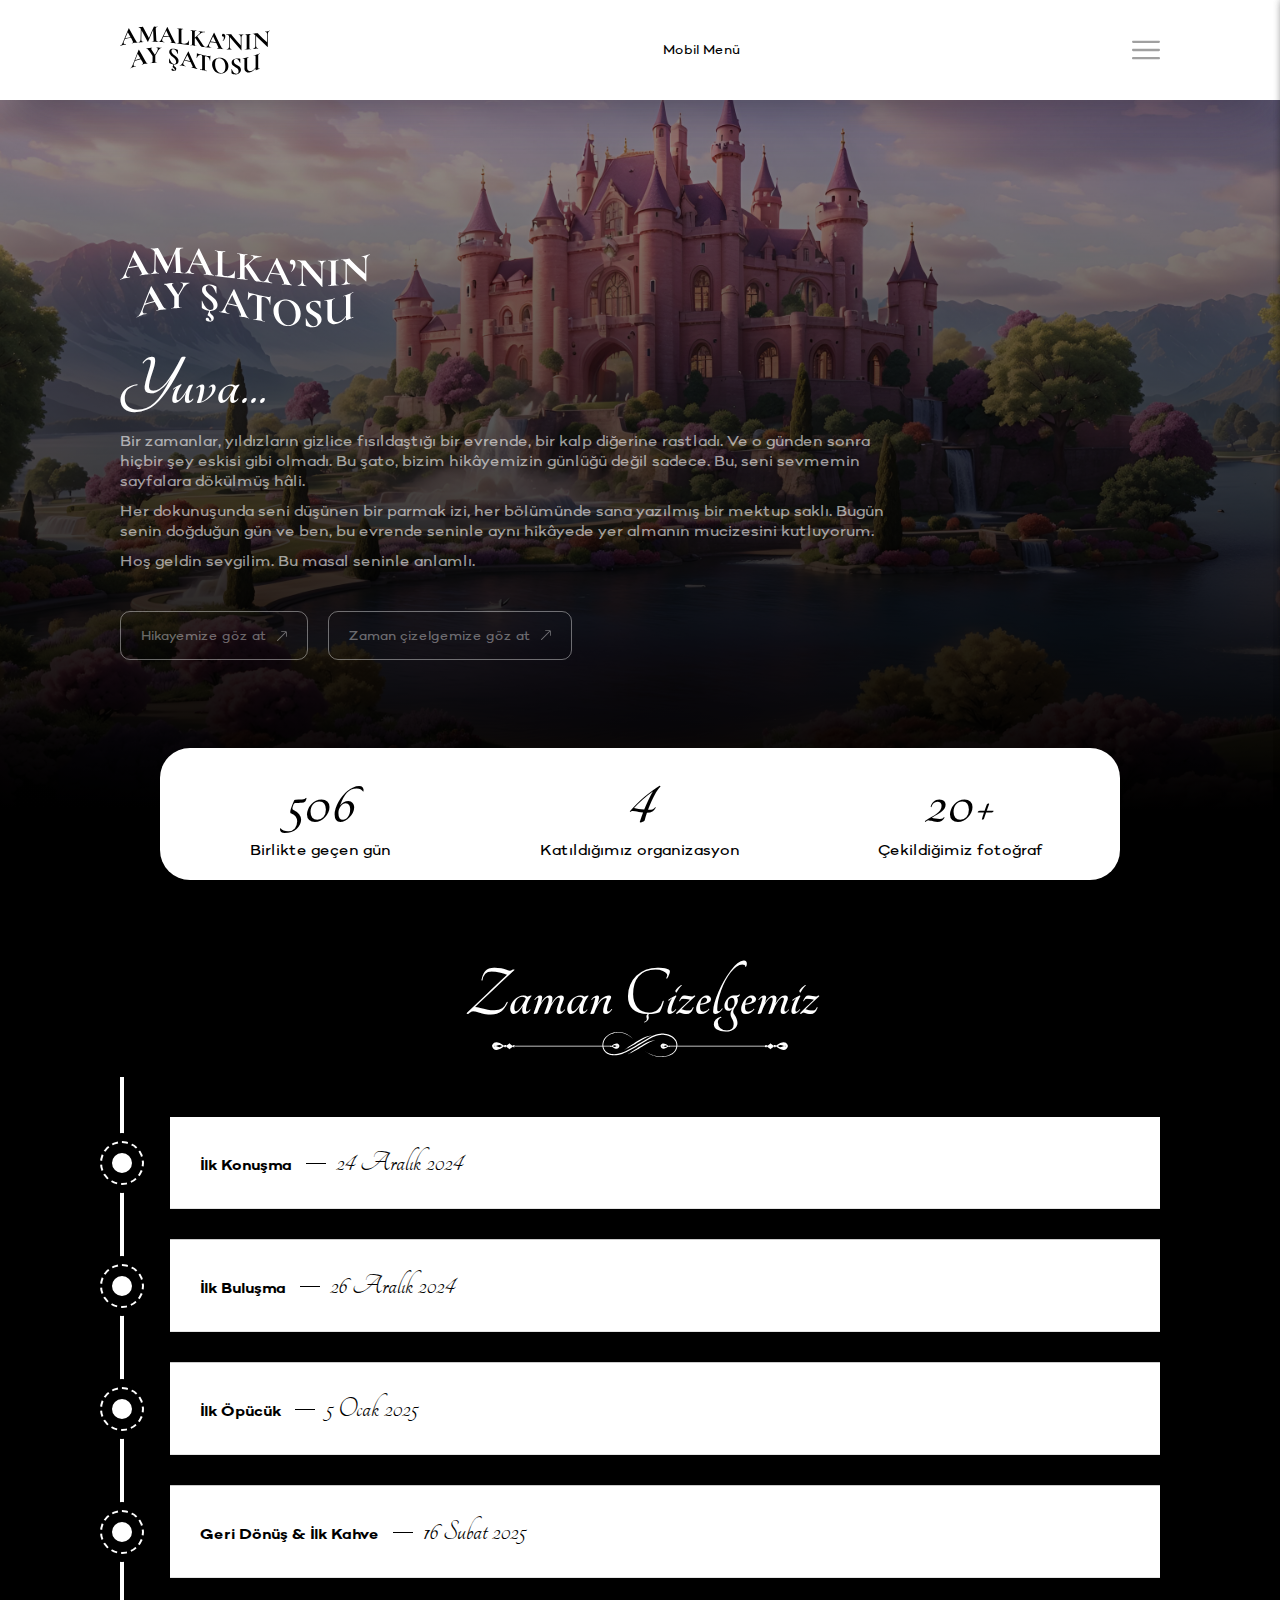
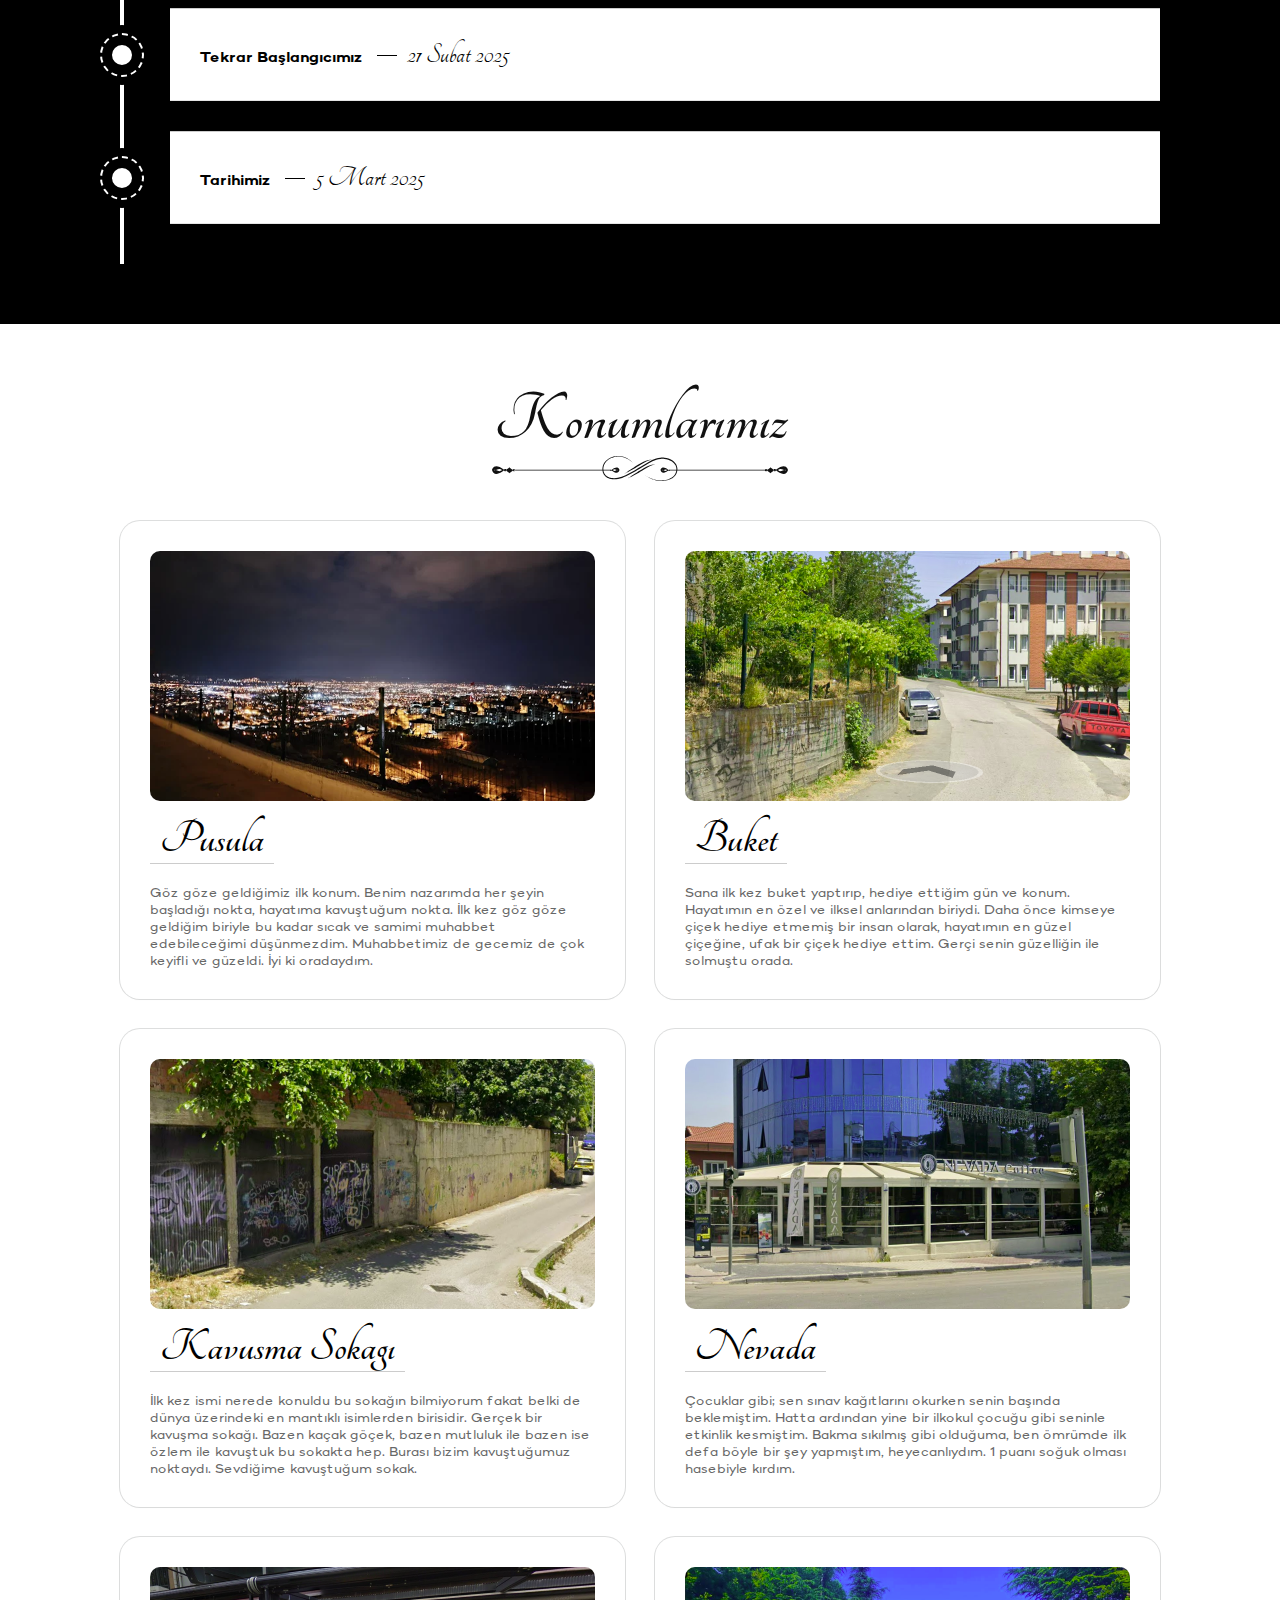
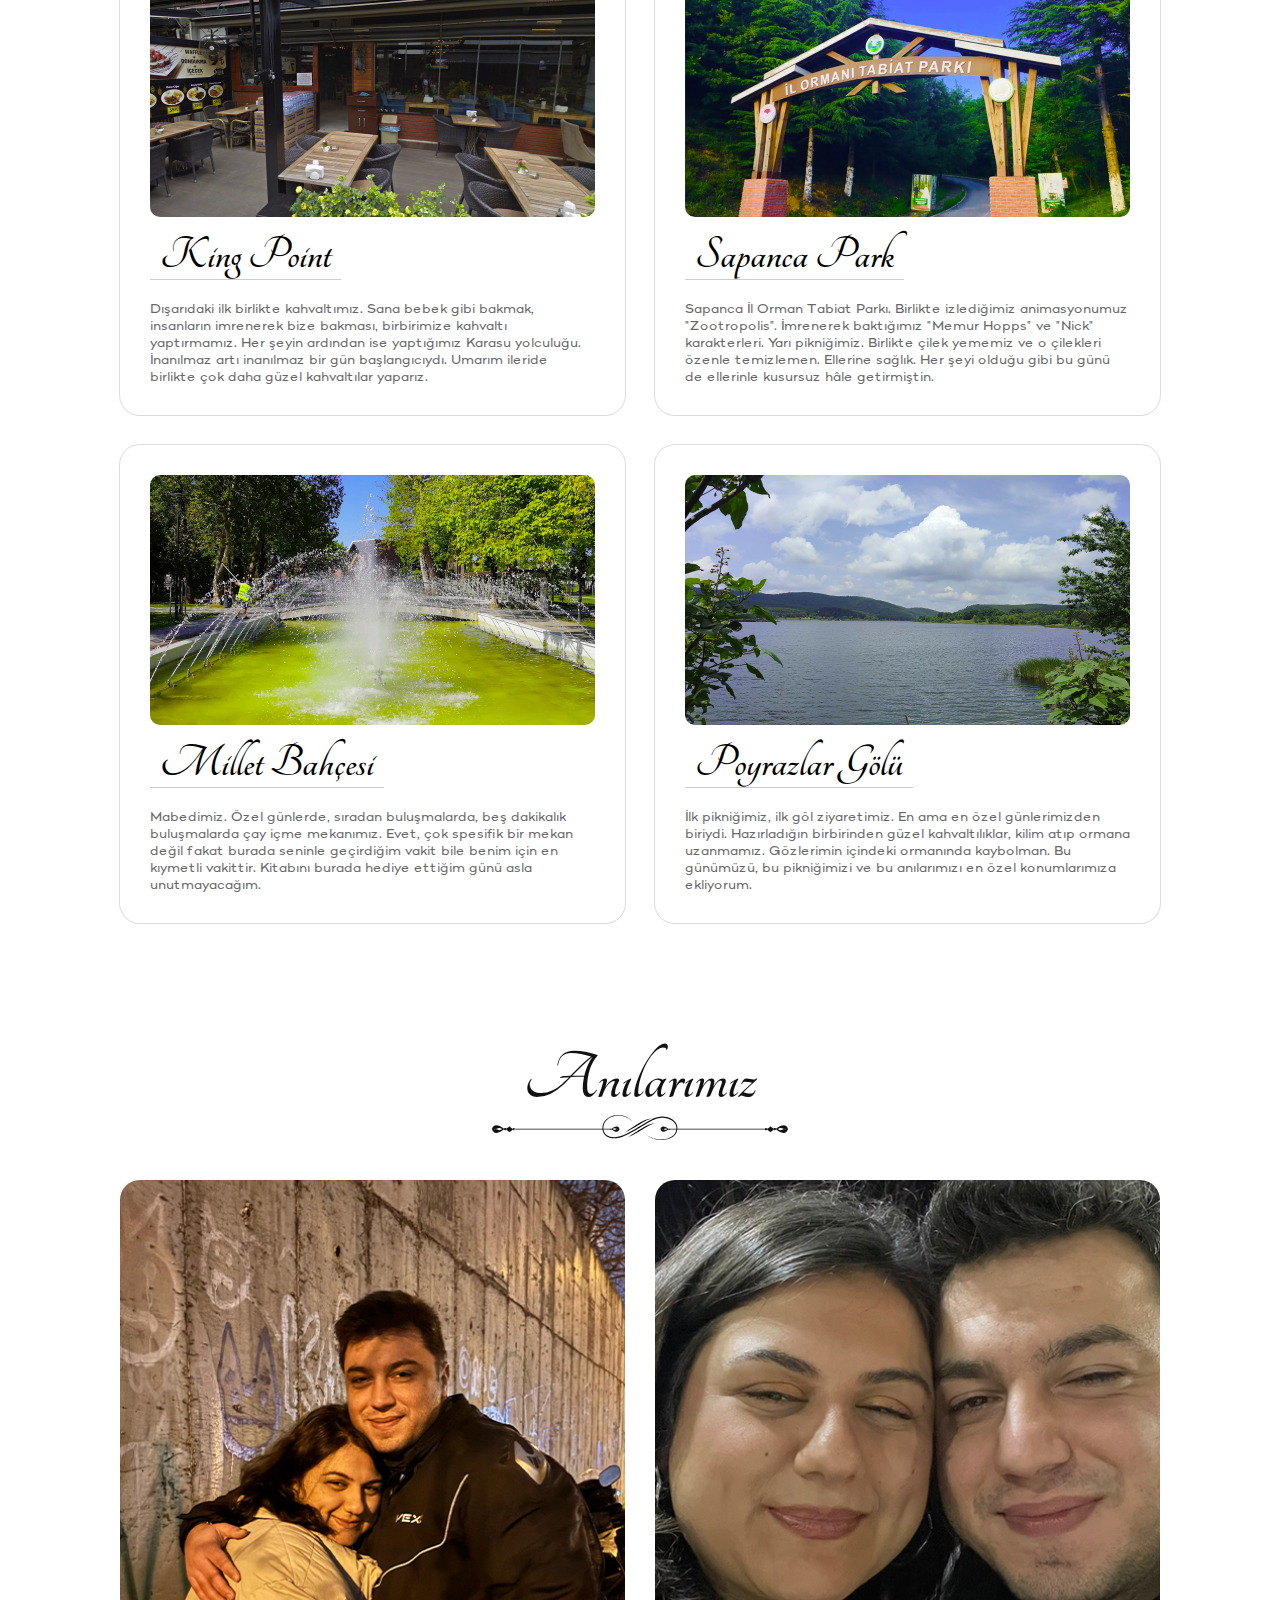
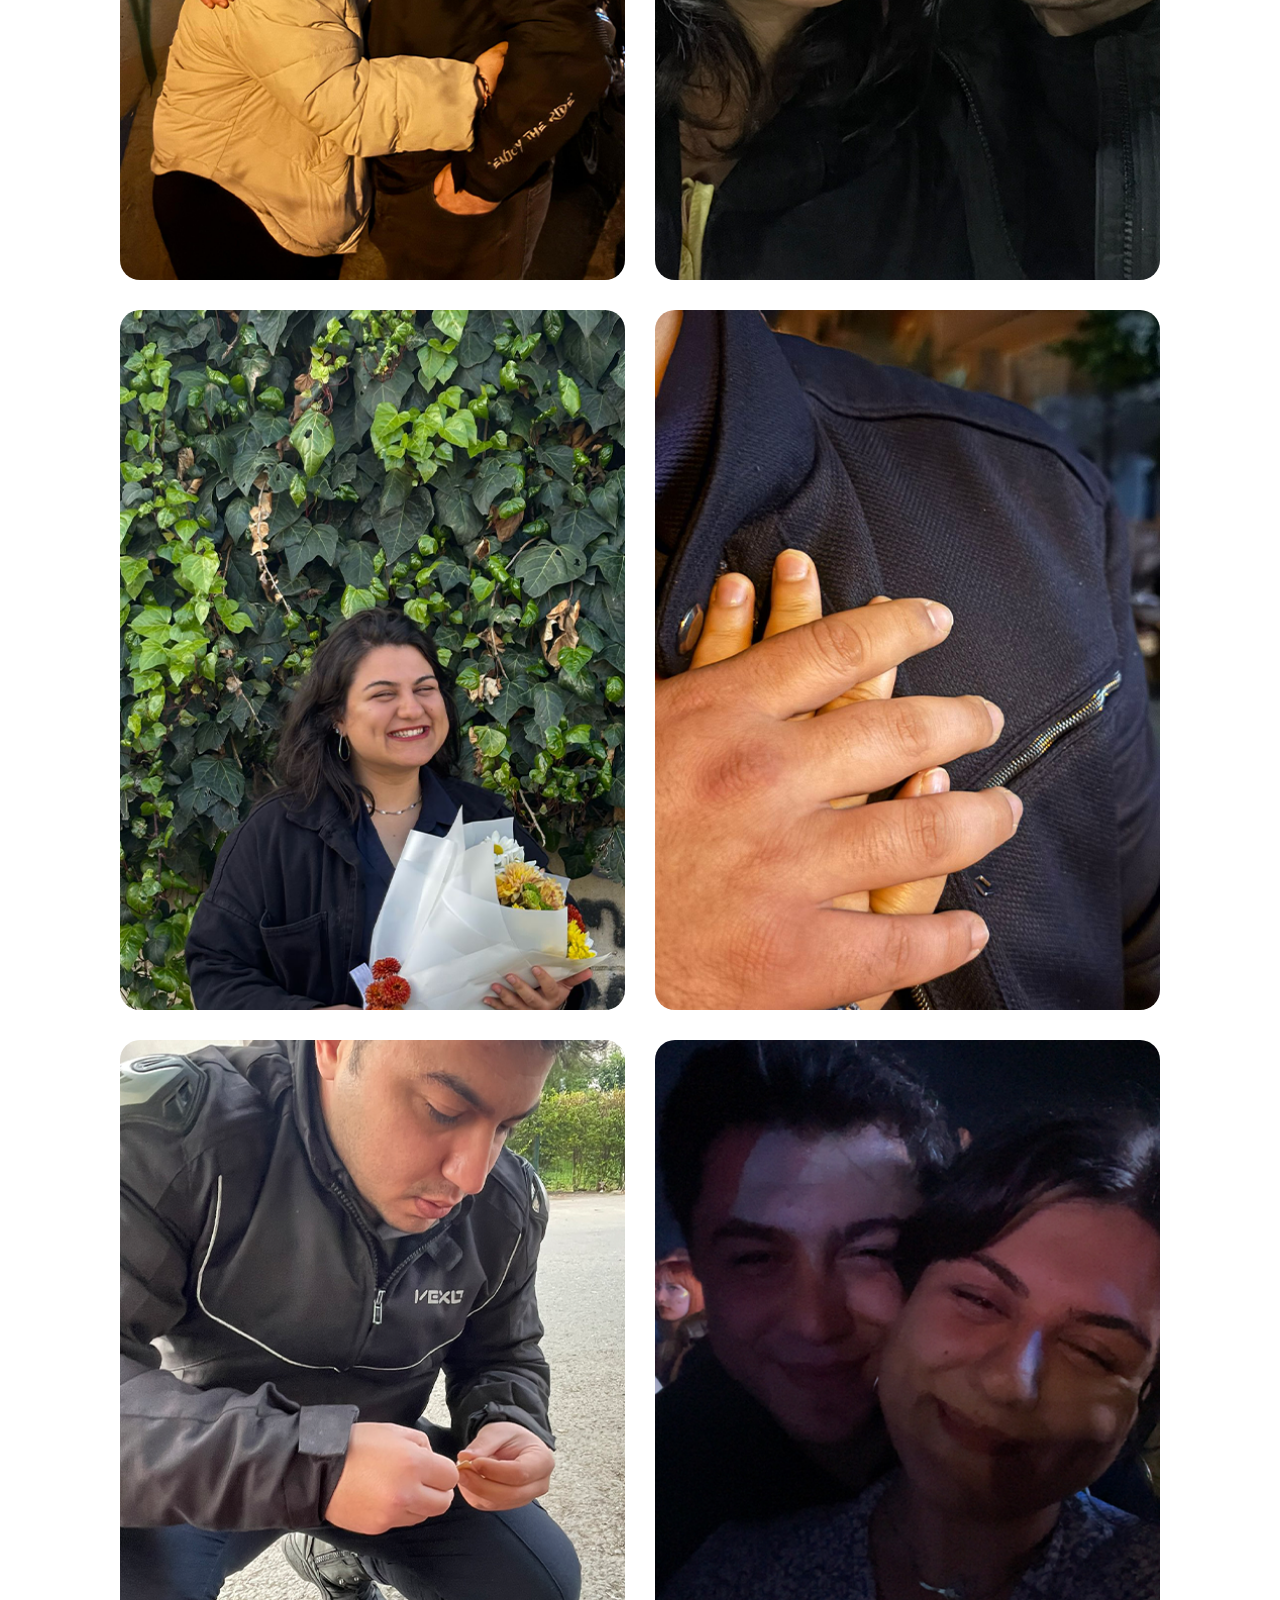
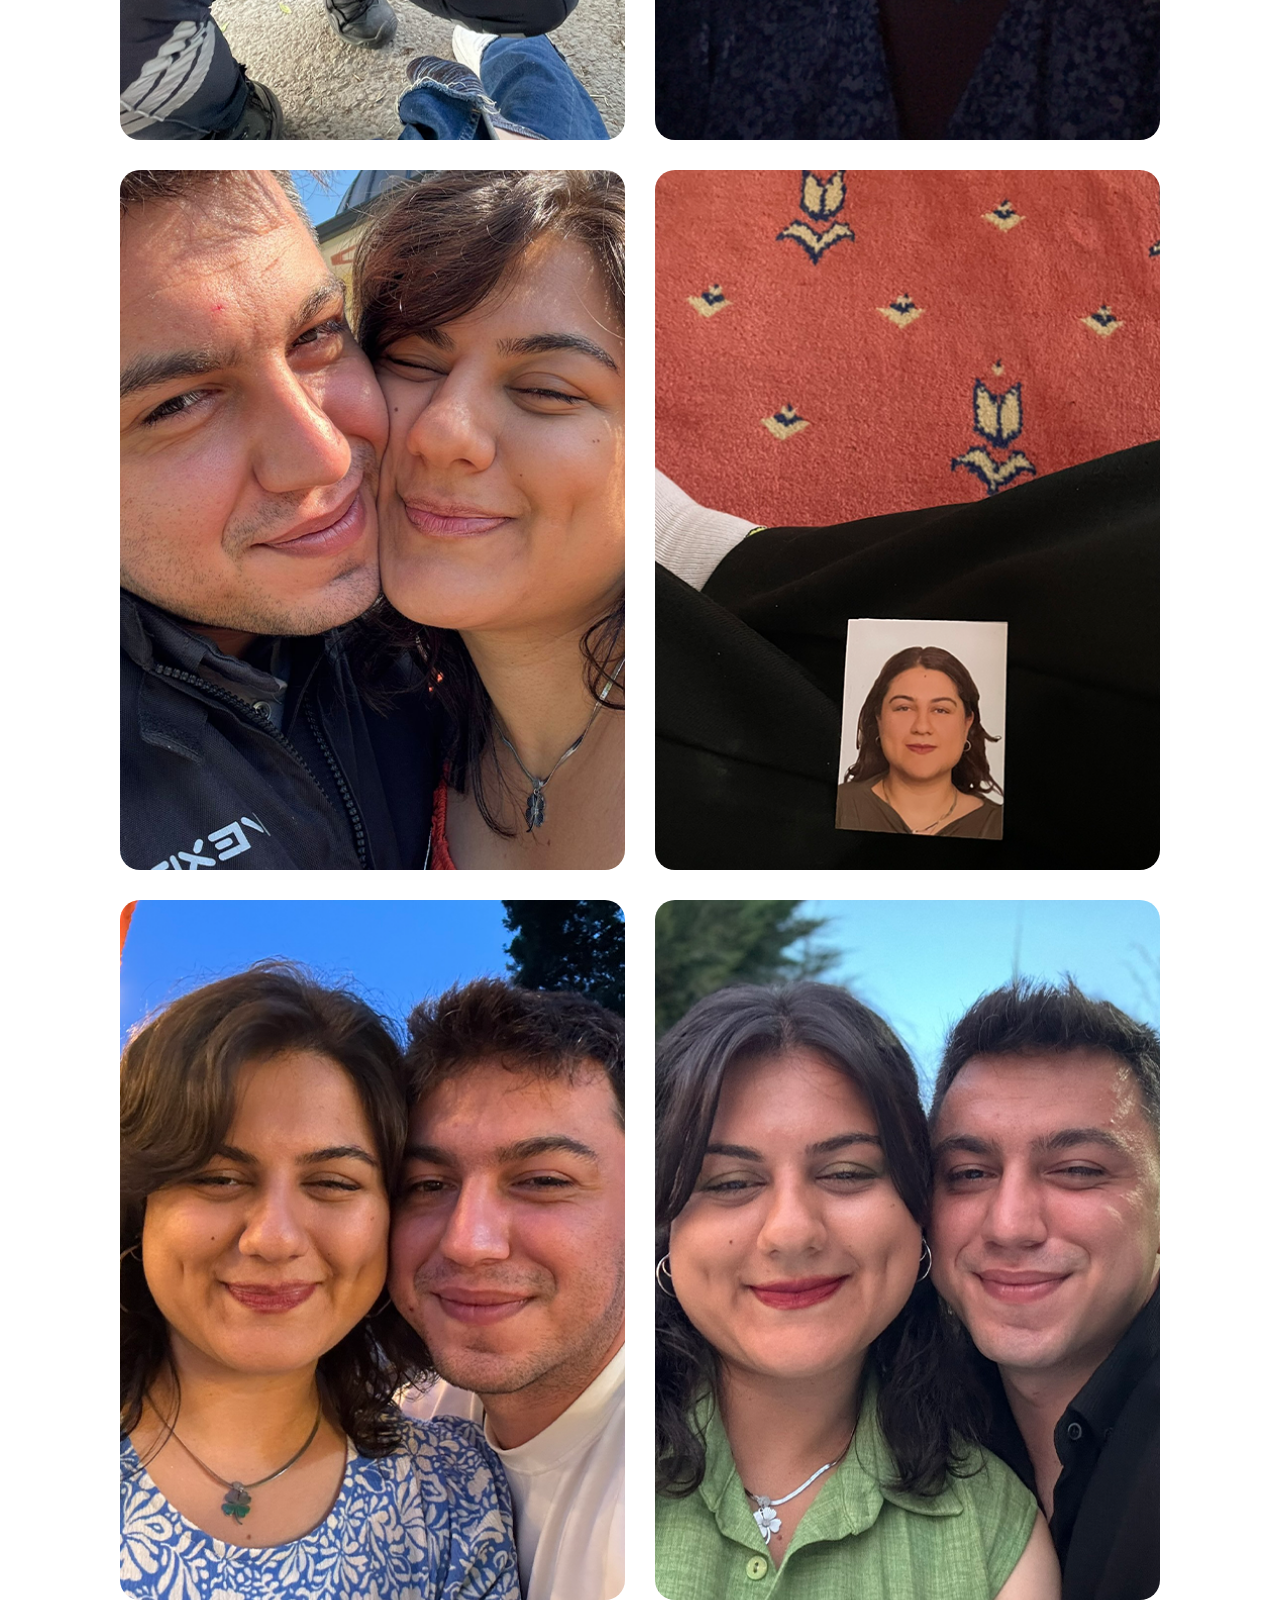
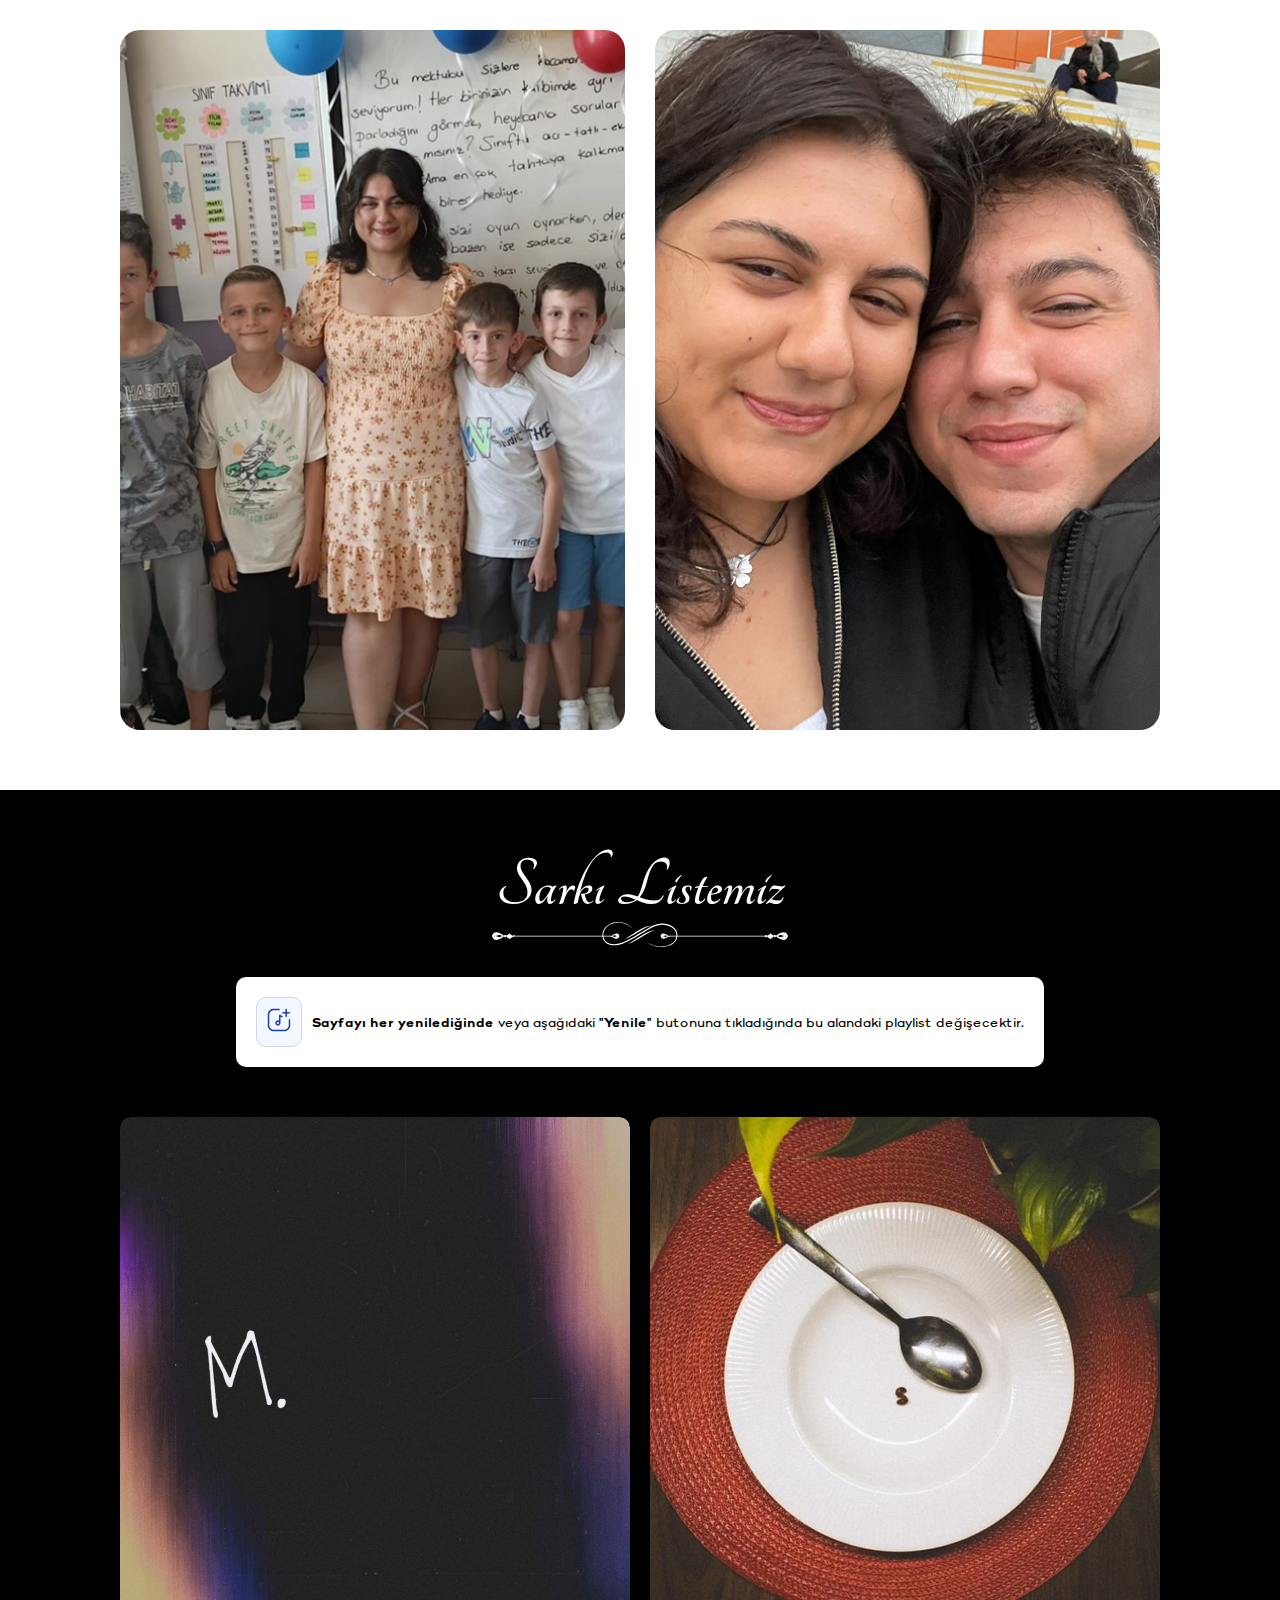
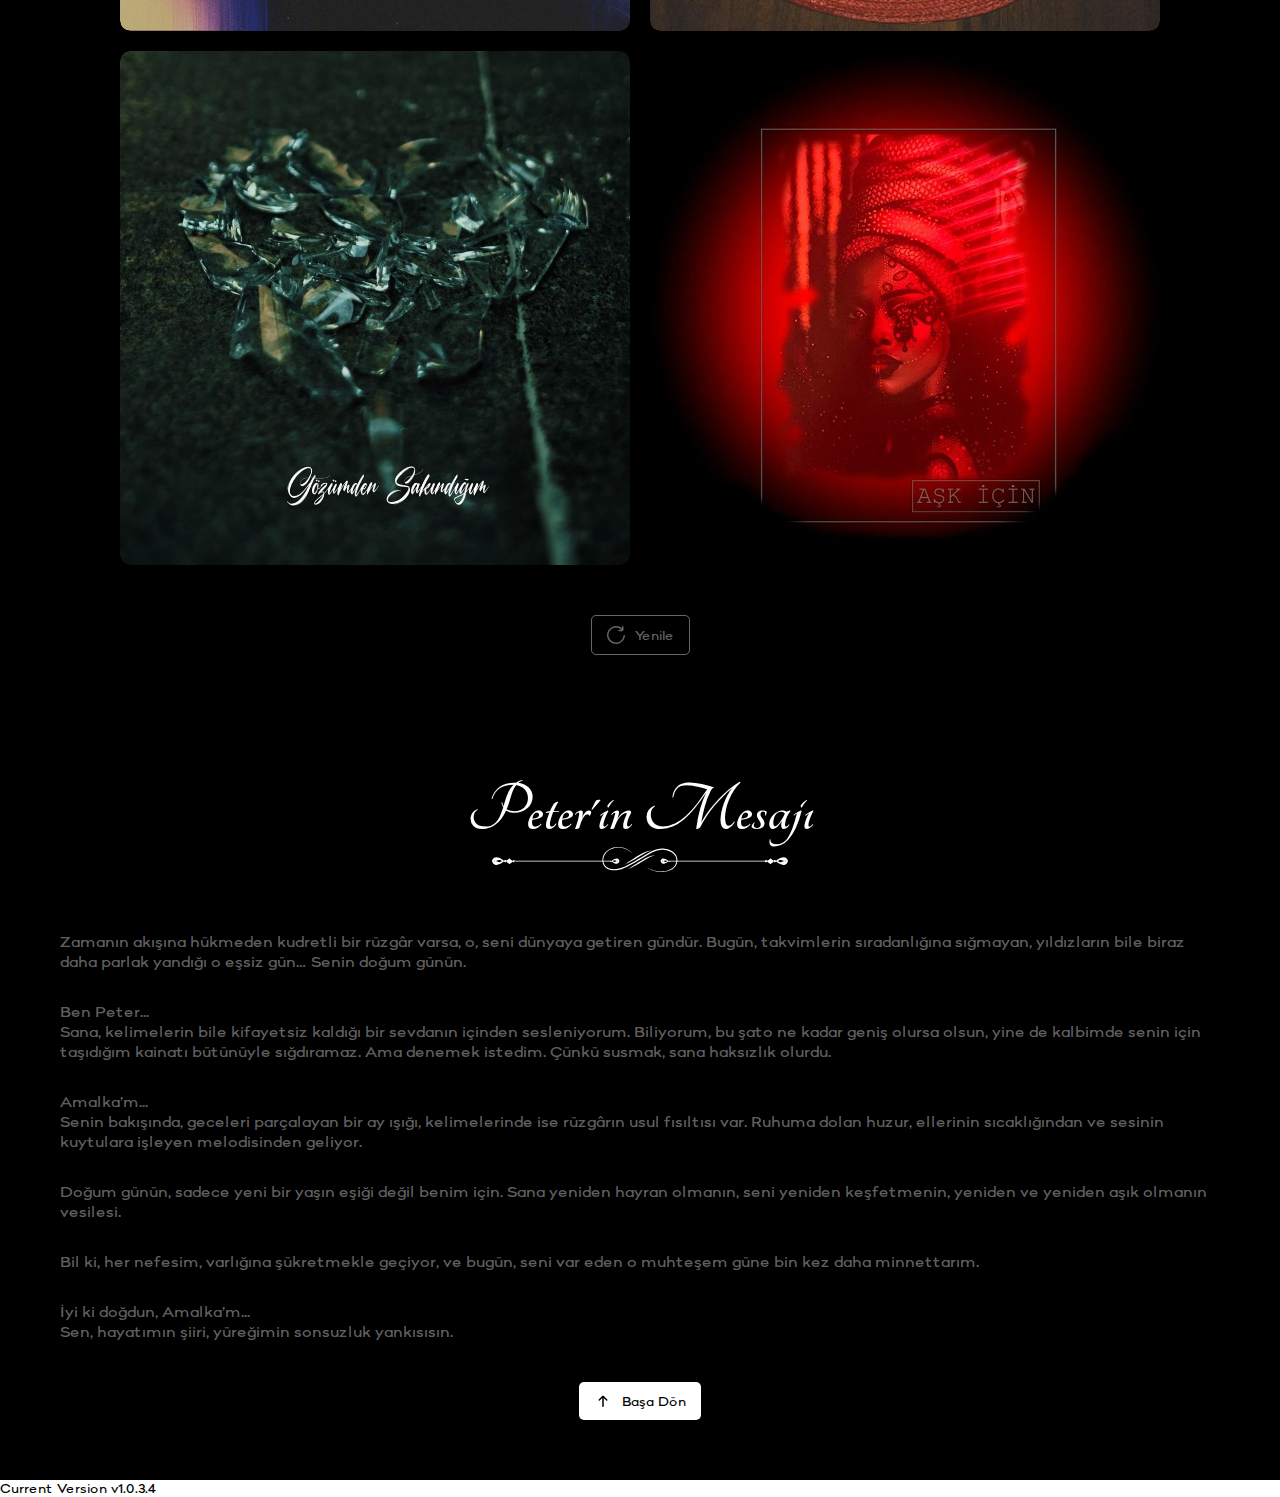
<file: index.html>
<!DOCTYPE html>
<html lang="tr">

<head>
    <meta charset="UTF-8">
    <meta name="viewport" content="width=device-width, initial-scale=1.0">
    <meta name="HandheldFriendly" content="true">
    <meta name="MobileOptimized" content="width">
    <title>Amalka'nın Ay Şatosu</title>
    <link rel="stylesheet" href="assets/css/main.css">
</head>

<body>
    <div class="offcanvas-overlay" id="offcanvasOverlay"></div>
    <aside class="offcanvas-menu" id="aside_menu">
        <div class="offcanvas-header">
            <h1>Hızlı Menü</h1>
            <a class="offcanvas-close">
                <svg width="18px" height="18px" viewBox="0 0 512 512">
                    <g>
                        <path
                            d="M 505.75 6.25 C 497.417969 -2.078125 483.914062 -2.078125 475.585938 6.25 L 256 225.835938 L 36.414062 6.25 C 28.085938 -2.078125 14.582031 -2.078125 6.25 6.25 C -2.078125 14.582031 -2.078125 28.085938 6.25 36.414062 L 225.835938 256 L 6.25 475.585938 C -2.078125 483.914062 -2.078125 497.417969 6.25 505.75 C 14.582031 514.078125 28.085938 514.078125 36.414062 505.75 L 256 286.164062 L 475.585938 505.75 C 483.914062 514.078125 497.417969 514.078125 505.75 505.75 C 514.078125 497.417969 514.078125 483.914062 505.75 475.585938 L 286.164062 256 L 505.75 36.414062 C 514.078125 28.085938 514.078125 14.582031 505.75 6.25 Z M 505.75 6.25 " />
                    </g>
                </svg>
            </a>
        </div>
        <div class="offcanvas-content">
            <nav class="quick-informations">
                <div class="quick-info-item">
                    <div class="item-icon">
                        <svg width="24px" height="24px" viewBox="0 0 150 150">
                            <g>
                                <path
                                    d="M 150 18.75 C 150 35.195312 128.804688 52.519531 118.289062 60.550781 C 114.875 63.148438 110.125 63.148438 106.71875 60.550781 C 96.195312 52.519531 75.007812 35.195312 75.007812 18.75 C 75.007812 8.394531 83.398438 0 93.757812 0 C 104.113281 0 112.507812 8.394531 112.507812 18.75 C 112.507812 8.394531 120.898438 0 131.257812 0 C 141.613281 0 150.007812 8.394531 150.007812 18.75 Z M 75 96.386719 C 79.800781 96.386719 84.605469 94.5625 88.261719 90.914062 L 105.375 73.800781 C 103.167969 73.050781 101.054688 71.949219 99.132812 70.480469 C 74.488281 51.679688 62.507812 34.757812 62.507812 18.75 L 31.257812 18.75 C 19.96875 18.75 10.148438 24.824219 4.65625 33.820312 L 61.742188 90.914062 C 65.398438 94.5625 70.199219 96.386719 75.007812 96.386719 Z M 128.414062 68.429688 L 97.09375 99.75 C 91 105.84375 83 108.886719 74.992188 108.886719 C 66.988281 108.886719 58.988281 105.84375 52.894531 99.75 L 0.289062 47.136719 C 0.199219 48.09375 0 49.019531 0 50 L 0 118.75 C 0 135.980469 14.019531 150 31.25 150 L 118.75 150 C 135.980469 150 150 135.980469 150 118.75 L 150 47.914062 C 144.601562 54.523438 137.425781 61.351562 128.414062 68.4375 Z M 128.414062 68.429688 " />
                            </g>
                        </svg>

                    </div>
                    <div class="item-content">
                        <div class="item-header">
                            <h1>İlk Mesaj</h1>
                        </div>
                        <div class="item-desc"><b>24 Aralık 2024</b>. Her şeyin başladığı an. En derinlerimde
                            hissettiğim sevginin tohumunun atıldığı gün.</div>
                    </div>
                </div>
                <div class="quick-info-item">
                    <div class="item-icon">
                        <svg width="24px" height="24px" viewBox="0 0 512 512">
                            <g>
                                <path
                                    d="M 256 0.894531 C 138.464844 1.023438 43.214844 96.269531 43.070312 213.800781 C 43.070312 268.628906 85.523438 354.433594 169.257812 468.820312 C 189.476562 496.519531 221.707031 512.898438 256 512.898438 C 290.292969 512.898438 322.523438 496.519531 342.742188 468.820312 C 426.476562 354.433594 468.929688 268.628906 468.929688 213.800781 C 468.785156 96.269531 373.535156 1.023438 256 0.894531 Z M 256 298.667969 C 208.871094 298.667969 170.667969 260.460938 170.667969 213.332031 C 170.667969 166.203125 208.871094 128 256 128 C 303.128906 128 341.332031 166.203125 341.332031 213.332031 C 341.332031 260.460938 303.128906 298.667969 256 298.667969 Z M 256 298.667969 " />
                            </g>
                        </svg>


                    </div>
                    <div class="item-content">
                        <div class="item-header">
                            <h1>İlk Buluşma</h1>
                        </div>
                        <div class="item-desc"><b>26 Aralık 2024, Pusula</b>. Gözlerinin içine uzun uzun
                            baktığım ilk
                            yer.</div>
                    </div>
                </div>
                <div class="quick-info-item">
                    <div class="item-icon">
                        <svg width="24px" height="24px" viewBox="0 0 512 512">
                            <g>
                                <path
                                    d="M 373.332031 19.5625 C 324.4375 20.324219 279.679688 47.175781 256 89.960938 C 232.320312 47.175781 187.5625 20.324219 138.667969 19.5625 C 58.945312 23.027344 -3.007812 90.222656 0 169.960938 C 0 314.496094 233.726562 481.429688 243.667969 488.511719 L 256 497.238281 L 268.332031 488.511719 C 278.273438 481.472656 512 314.496094 512 169.960938 C 515.007812 90.222656 453.054688 23.027344 373.332031 19.5625 Z M 373.332031 19.5625 " />
                            </g>
                        </svg>


                    </div>
                    <div class="item-content">
                        <div class="item-header">
                            <h1>Tarihimiz</h1>
                        </div>
                        <div class="item-desc"><b>5 Mart 2025</b>. Resmiyet. Ebediyetin başladığı tarih.</div>
                    </div>
                </div>
                <div class="quick-info-item">
                    <div class="item-icon">
                        <svg width="24x" height="24px" viewBox="0 0 512 512">
                            <g>
                                <path
                                    d="M 0 405.332031 L 512 405.332031 C 512 464.148438 464.148438 512 405.332031 512 L 106.667969 512 C 47.851562 512 0 464.148438 0 405.332031 Z M 512 234.667969 L 512 362.667969 L 0 362.667969 L 0 234.667969 C 0 175.851562 47.851562 128 106.667969 128 L 133.398438 128 C 103.167969 98.132812 98.730469 59.667969 121.726562 29.011719 C 133.355469 13.503906 150.316406 3.457031 169.492188 0.726562 C 188.671875 -2.070312 207.765625 2.878906 223.273438 14.507812 C 237.738281 25.34375 248.40625 39.125 256.277344 53.164062 C 264.148438 39.125 274.816406 25.324219 289.28125 14.507812 C 304.769531 2.878906 323.820312 -2.070312 343.0625 0.726562 C 362.238281 3.457031 379.199219 13.503906 390.828125 29.011719 C 413.953125 59.839844 409.324219 98.558594 379.199219 128 L 405.355469 128 C 464.171875 128 512.019531 175.851562 512.019531 234.667969 Z M 277.460938 128 C 280.382812 128 315.882812 127.253906 349.375 97.535156 C 357.632812 89.664062 370.367188 72.832031 356.691406 54.59375 C 351.914062 48.214844 344.917969 44.074219 337.023438 42.945312 C 329.171875 41.898438 321.257812 43.839844 314.878906 48.640625 C 287.617188 69.078125 279.679688 108.757812 277.78125 121.515625 L 277.824219 121.960938 Z M 234.835938 128 L 235.09375 128 C 235.09375 128 234.753906 121.726562 234.773438 121.515625 C 232.894531 108.820312 224.9375 69.097656 197.652344 48.640625 C 192.425781 44.714844 186.199219 42.667969 179.796875 42.667969 C 169.769531 42.667969 160.640625 48.234375 155.839844 54.613281 C 142.164062 72.851562 154.921875 89.664062 163.734375 98.070312 C 196.480469 127.105469 231.808594 127.980469 234.816406 128 Z M 384 256 C 384 244.203125 374.441406 234.667969 362.667969 234.667969 C 359.1875 234.667969 277.332031 233.941406 277.332031 170.667969 L 234.667969 170.667969 C 234.667969 233.300781 153.214844 234.644531 149.3125 234.667969 C 137.535156 234.667969 128 244.222656 128 256 C 128 267.777344 137.558594 277.332031 149.332031 277.332031 C 179.5625 277.332031 228.203125 266.921875 256 233.472656 C 283.796875 266.945312 332.4375 277.332031 362.667969 277.332031 C 374.441406 277.332031 384 267.796875 384 256 Z M 384 256 " />
                            </g>
                        </svg>


                    </div>
                    <div class="item-content">
                        <div class="item-header">
                            <h1>İlk Ay Dönümümüz</h1>
                        </div>
                        <div class="item-desc"><b>5 Nisan 2025, Millet Bahçesi</b>. Sana hazırladığım ilk
                            hediyenin takdimi. Tepkini gözlemlemek ve tekrar tekrar aşık olmak.</div>
                    </div>
                </div>
                <div class="quick-info-item">
                    <div class="item-icon">
                        <svg width="24px" height="24px" viewBox="0 0 512 512">
                            <g>
                                <path
                                    d="M 506.21875 476.03125 C 514.296875 484.621094 513.878906 498.132812 505.289062 506.207031 C 496.703125 514.285156 483.191406 513.867188 475.113281 505.28125 L 358.144531 380.714844 C 336.042969 381.417969 234.261719 384.449219 266.15625 336.339844 C 271.59375 330.808594 279.640625 328.726562 287.082031 330.921875 C 310.929688 338.320312 336.105469 340.429688 360.851562 337.109375 C 369.53125 335.996094 378.207031 339.179688 384.105469 345.644531 Z M 320 298.667969 C 348.289062 298.707031 375.433594 287.484375 395.433594 267.476562 L 505.75 157.140625 C 514.089844 148.8125 514.101562 135.296875 505.769531 126.953125 C 497.441406 118.613281 483.925781 118.601562 475.585938 126.933594 L 365.269531 237.269531 C 346.074219 256.296875 316.992188 261.214844 292.609375 249.558594 L 441.75 100.414062 C 447.296875 95.058594 449.519531 87.128906 447.566406 79.667969 C 445.613281 72.210938 439.789062 66.386719 432.332031 64.433594 C 424.871094 62.480469 416.941406 64.703125 411.585938 70.25 L 262.398438 219.390625 C 250.742188 195.007812 255.660156 165.925781 274.6875 146.730469 L 385.066406 36.414062 C 393.152344 28.046875 393.035156 14.738281 384.808594 6.511719 C 376.578125 -1.71875 363.273438 -1.835938 354.902344 6.25 L 244.566406 116.566406 C 208.800781 152.449219 203.144531 208.511719 231.019531 250.816406 L 6.25 475.585938 C -1.835938 483.953125 -1.71875 497.261719 6.511719 505.488281 C 14.738281 513.71875 28.046875 513.835938 36.414062 505.75 L 261.183594 280.980469 C 278.632812 292.515625 299.085938 298.664062 320 298.667969 Z M 116.308594 276.585938 C 133.996094 293.246094 150.316406 271.125 162.199219 259.285156 C 172.179688 249.195312 176.488281 234.800781 173.695312 220.886719 C 160.535156 184.148438 192.703125 141.269531 166.078125 111.722656 L 71.019531 12.222656 C 59.035156 0.578125 41.269531 -2.820312 25.832031 3.574219 C 10.394531 9.96875 0.238281 24.933594 0 41.644531 C 5.054688 140.074219 41.28125 190.292969 116.308594 276.585938 Z M 116.308594 276.585938 " />
                            </g>
                        </svg>


                    </div>
                    <div class="item-content">
                        <div class="item-header">
                            <h1>İlk Yemeğimiz</h1>
                        </div>
                        <div class="item-desc"><b>13 Nisan 2025, Öncü</b>. Ayrıca bana anahtarlık hediye
                            etmiştin güzel sevgilim.</div>
                    </div>
                </div>
                <div class="quick-info-item">
                    <div class="item-icon">
                        <svg width="24x" height="24px" viewBox="0 0 150 150">
                            <g>
                                <path
                                    d="M 149.5625 103.230469 C 136.820312 149.09375 77.5625 149.980469 75.050781 150 L 74.96875 150 C 72.457031 149.988281 13.199219 149.09375 0.457031 103.230469 C -0.625 99.355469 0.300781 95.167969 2.917969 92.03125 C 5.574219 88.851562 9.585938 87.144531 13.707031 87.554688 C 45.882812 90.554688 61.460938 109.894531 68.761719 124.699219 L 68.761719 93.164062 C 52.011719 90.257812 37.507812 76.15625 37.507812 59.382812 C 37.507812 46.667969 33.335938 39.988281 31.445312 32.46875 C 30.332031 28.042969 34.3125 24.007812 38.710938 25.226562 C 42.394531 26.238281 53.851562 28.613281 61.050781 33.179688 C 73.398438 40.542969 86.585938 58.601562 89.476562 81.699219 C 89.488281 81.78125 90.019531 85.257812 90.65625 90.148438 C 87.648438 91.554688 84.476562 92.46875 81.257812 93.0625 L 81.257812 124.699219 C 88.554688 109.898438 104.132812 90.5625 136.3125 87.5625 C 140.4375 87.148438 144.4375 88.863281 147.105469 92.039062 C 149.726562 95.167969 150.636719 99.355469 149.570312 103.238281 Z M 83.476562 36.613281 C 83.550781 36.710938 83.625 36.789062 83.699219 36.886719 C 92.570312 47.804688 99.695312 62.679688 101.851562 79.960938 C 101.867188 80.082031 101.992188 80.886719 102.175781 82.136719 C 108.367188 76.007812 112.445312 67.980469 112.5 59.375 C 112.582031 46.90625 116.699219 39.742188 118.5625 32.375 C 119.675781 27.976562 115.648438 24.011719 111.273438 25.21875 C 107.59375 26.230469 97.570312 29.554688 92.042969 31.820312 C 89.195312 32.988281 86.3125 34.601562 83.46875 36.613281 Z M 45.457031 14.195312 C 55.199219 17.386719 67.15625 21.195312 75.53125 26.929688 C 84.179688 20.425781 94.488281 17.511719 104.550781 14.195312 C 105.21875 11.707031 105.925781 9.761719 106.179688 7.917969 C 106.851562 3.125 102.632812 -0.835938 97.898438 0.15625 C 92.125 1.367188 82.511719 4.867188 75.007812 9.375 C 67.488281 4.867188 57.882812 1.367188 52.105469 0.15625 C 47.367188 -0.835938 43.15625 3.125 43.824219 7.917969 C 44.082031 9.761719 44.789062 11.707031 45.457031 14.195312 Z M 45.457031 14.195312 " />
                            </g>
                        </svg>



                    </div>
                    <div class="item-content">
                        <div class="item-header">
                            <h1>İlk Buket</h1>
                        </div>
                        <div class="item-desc"><b>14 Nisan 2025</b>. Sana layık olmasa da, senin yanında soluk
                            dursa da sana aldığım ilk çiçek buketi.</div>
                    </div>
                </div>
                <div class="quick-info-item">
                    <div class="item-icon">
                        <svg width="24x" height="24px" viewBox="0 0 512 512">
                            <g>
                                <path
                                    d="M 510.378906 386.859375 L 457.8125 88.191406 C 448.910156 37.15625 404.574219 -0.0664062 352.769531 0 L 158.953125 0 C 107.105469 -0.078125 62.738281 37.195312 53.867188 88.277344 L 1.621094 386.945312 C -3.808594 417.972656 4.753906 449.820312 25.015625 473.941406 C 45.277344 498.0625 75.164062 511.992188 106.667969 512 L 405.332031 512 C 436.855469 512.003906 466.765625 498.0625 487.039062 473.921875 C 507.308594 449.777344 515.859375 417.90625 510.398438 386.859375 Z M 277.332031 426.667969 C 277.332031 438.449219 267.78125 448 256 448 C 244.21875 448 234.667969 438.449219 234.667969 426.667969 L 234.667969 384 C 234.667969 372.21875 244.21875 362.667969 256 362.667969 C 267.78125 362.667969 277.332031 372.21875 277.332031 384 Z M 277.332031 277.332031 C 277.332031 289.117188 267.78125 298.667969 256 298.667969 C 244.21875 298.667969 234.667969 289.117188 234.667969 277.332031 L 234.667969 234.667969 C 234.667969 222.882812 244.21875 213.332031 256 213.332031 C 267.78125 213.332031 277.332031 222.882812 277.332031 234.667969 Z M 277.332031 128 C 277.332031 139.78125 267.78125 149.332031 256 149.332031 C 244.21875 149.332031 234.667969 139.78125 234.667969 128 L 234.667969 85.332031 C 234.667969 73.550781 244.21875 64 256 64 C 267.78125 64 277.332031 73.550781 277.332031 85.332031 Z M 277.332031 128 " />
                            </g>
                        </svg>



                    </div>
                    <div class="item-content">
                        <div class="item-header">
                            <h1>İlk Seyahat</h1>
                        </div>
                        <div class="item-desc"><b>20 Nisan 2025, Karasu</b>. Güzel bir kahvaltının ardından
                            yaptığımız ilk seyahat. Paha biçilemez.</div>
                    </div>
                </div>
                <div class="quick-info-item">
                    <div class="item-icon">
                        <svg width="24px" height="24px" viewBox="0 0 150 150">
                            <g>
                                <path
                                    d="M 150 81.25 L 150 118.75 C 150 136.007812 136.007812 150 118.75 150 L 37.5 150 C 20.242188 150 6.25 136.007812 6.25 118.75 L 6.25 68.75 L 13.394531 68.75 L 44.71875 20 L 63.960938 14.78125 L 31.070312 66.207031 L 21.867188 68.613281 L 21.601562 68.75 L 137.5 68.75 C 144.40625 68.75 150 74.34375 150 81.25 Z M 106.125 46.601562 L 132.789062 3.832031 C 129.09375 1.019531 124.398438 -0.398438 119.429688 0.09375 L 86.539062 51.710938 L 106.125 46.59375 Z M 135.042969 39.042969 C 140.449219 37.632812 143.757812 32.179688 142.511719 26.730469 L 140.023438 15.851562 L 123.726562 42 Z M 68.75 56.363281 L 101.789062 4.53125 L 81.917969 9.917969 L 48.886719 61.550781 Z M 14.710938 28.132812 C 4.617188 30.355469 -1.789062 40.375 0.445312 50.519531 L 3.050781 61.929688 L 26.757812 24.867188 Z M 14.710938 28.132812 " />
                            </g>
                        </svg>
                    </div>
                    <div class="item-content">
                        <div class="item-header">
                            <h1>İlk İzleşi</h1>
                        </div>
                        <div class="item-desc"><b>26 Nisan 2025, Sapanca, Zootropolis</b>. Güne aksilikler ile
                            başlasak da yeşillikler içerisinde piknik ile yaptığımız harika aktivite.</div>
                    </div>
                </div>
                <div class="quick-info-item">
                    <div class="item-icon">
                        <svg width="24px" height="24px" viewBox="0 0 512 512">
                            <g>
                                <path
                                    d="M 426.667969 490.667969 C 426.667969 502.441406 417.128906 512 405.332031 512 L 106.667969 512 C 47.851562 512 0 464.148438 0 405.332031 L 0 170.667969 C 0 158.890625 9.535156 149.332031 21.332031 149.332031 C 33.128906 149.332031 42.667969 158.890625 42.667969 170.667969 L 42.667969 405.332031 C 42.667969 440.617188 71.382812 469.332031 106.667969 469.332031 L 405.332031 469.332031 C 417.128906 469.332031 426.667969 478.890625 426.667969 490.667969 Z M 405.332031 42.667969 L 405.332031 21.332031 C 405.332031 9.558594 395.796875 0 384 0 C 372.203125 0 362.667969 9.558594 362.667969 21.332031 L 362.667969 42.667969 L 234.667969 42.667969 L 234.667969 21.332031 C 234.667969 9.558594 225.128906 0 213.332031 0 C 201.535156 0 192 9.558594 192 21.332031 L 192 42.667969 C 133.183594 42.667969 85.332031 90.515625 85.332031 149.332031 L 512 149.332031 C 512 90.515625 464.148438 42.667969 405.332031 42.667969 Z M 85.332031 320 C 85.332031 378.816406 133.183594 426.667969 192 426.667969 L 405.332031 426.667969 C 464.148438 426.667969 512 378.816406 512 320 L 512 192 L 85.332031 192 Z M 85.332031 320 " />
                            </g>
                        </svg>

                    </div>
                    <div class="item-content">
                        <div class="item-header">
                            <h1>İlk Organizasyon</h1>
                        </div>
                        <div class="item-desc"><b>9 Mayıs 2025, Erenler</b>. Arkadaşımın asker mevlidi. Ne kadar
                            manevi değeri yüksek olmasa da katıldığımız ilk organizasyondu. Muazzam gece.</div>
                    </div>
                </div>
                <div class="quick-info-item">
                    <div class="item-icon">
                        <svg width="24px" height="24px" viewBox="0 0 512 512">
                            <g>
                                <path
                                    d="M 496.703125 192.726562 C 484.113281 178.234375 465.695312 170.140625 446.507812 170.667969 C 416 -55.464844 95.828125 -55.273438 65.492188 170.667969 C 46.777344 170.457031 28.898438 178.402344 16.511719 192.433594 C 4.125 206.464844 -1.542969 225.1875 0.980469 243.734375 L 23.574219 402.113281 C 32.78125 464.992188 86.570312 511.699219 150.121094 512 L 362.539062 512 C 426.085938 511.691406 479.871094 464.988281 489.089844 402.113281 L 511.679688 243.734375 C 514.320312 225.363281 508.855469 206.753906 496.703125 192.726562 Z M 108.566406 170.667969 C 135.59375 1.324219 376.46875 1.449219 403.433594 170.667969 Z M 433.535156 249.75 L 336.277344 347.113281 C 326.296875 357.125 312.746094 362.75 298.613281 362.75 C 284.480469 362.75 270.929688 357.125 260.949219 347.113281 L 163.691406 249.75 C 155.804688 241.351562 156.011719 228.214844 164.152344 220.066406 C 172.292969 211.917969 185.433594 211.707031 193.835938 219.585938 L 291.070312 316.949219 C 295.234375 321.097656 301.96875 321.097656 306.132812 316.949219 L 403.390625 219.585938 C 411.792969 211.707031 424.933594 211.917969 433.074219 220.066406 C 441.214844 228.214844 441.421875 241.351562 433.535156 249.75 Z M 433.535156 249.75 " />
                            </g>
                        </svg>

                    </div>
                    <div class="item-content">
                        <div class="item-header">
                            <h1>İlk Piknik</h1>
                        </div>
                        <div class="item-desc"><b>19 Mayıs 2025, Poyrazlar</b>. Yaptığımız en güzel kahvaltı.
                            Yeşillik ve orman. Hanımıma gözlerimi sunmam. Harika bir gün.</div>
                    </div>
                </div>
                <div class="quick-info-item">
                    <div class="item-icon">
                        <svg width="24px" height="24px" viewBox="0 0 150 150">
                            <g>
                                <path
                                    d="M 140.625 131.25 L 116.382812 131.25 L 84.375 99.242188 L 84.375 47.632812 L 95.207031 36.800781 C 96.742188 37.207031 98.332031 37.5 100 37.5 C 110.355469 37.5 118.75 29.105469 118.75 18.75 C 118.75 8.394531 110.355469 0 100 0 C 89.644531 0 81.25 8.394531 81.25 18.75 C 81.25 20.417969 81.539062 22.007812 81.949219 23.542969 L 52.75 52.742188 C 49.085938 56.40625 49.085938 62.335938 52.75 66 C 54.582031 67.832031 56.980469 68.742188 59.382812 68.742188 C 61.632812 68.742188 63.851562 67.863281 65.632812 66.25 L 65.632812 99.238281 L 33.625 131.242188 L 9.375 131.242188 C 4.195312 131.242188 0 135.445312 0 140.617188 C 0 145.792969 4.195312 149.992188 9.375 149.992188 L 140.625 149.992188 C 145.800781 149.992188 150 145.792969 150 140.617188 C 150 135.445312 145.800781 131.242188 140.625 131.242188 Z M 75 116.382812 L 89.867188 131.25 L 60.132812 131.25 Z M 75 116.382812 " />
                            </g>
                        </svg>


                    </div>
                    <div class="item-content">
                        <div class="item-header">
                            <h1>İlk Konser</h1>
                        </div>
                        <div class="item-desc"><b>23 Mayıs 2025, Sapanca</b>. İlk gününü hatırlamak istemediğim,
                            diğer iki gün ise seninle birlikte eğlendiğim aktivite. İlk konserimiz. Tabuların
                            yıkılışı.</div>
                    </div>
                </div>
                <div class="quick-info-item">
                    <div class="item-icon">
                        <svg width="24px" height="24px" viewBox="0 0 512 512">
                            <g>
                                <path
                                    d="M 469.332031 330.667969 C 469.226562 293.652344 441.976562 262.320312 405.332031 257.089844 L 405.332031 224 C 405.234375 189.597656 381.640625 159.714844 348.203125 151.636719 L 334.101562 81.238281 C 332.144531 71.226562 323.371094 64.003906 313.171875 64 L 305.492188 64 C 295.347656 63.988281 286.59375 71.125 284.566406 81.066406 L 270.933594 149.332031 L 229.332031 149.332031 L 245.332031 85.332031 C 245.332031 73.550781 235.78125 64 224 64 L 181.332031 64 C 169.550781 64 160 73.550781 160 85.332031 L 176.128906 149.867188 C 137.105469 152.519531 106.777344 184.890625 106.667969 224 L 106.667969 257.089844 C 70.023438 262.320312 42.773438 293.652344 42.667969 330.667969 L 42.667969 448 L 0 448 L 0 512 L 512 512 L 512 448 L 469.332031 448 Z M 181.332031 213.332031 L 330.667969 213.332031 C 336.558594 213.332031 341.332031 218.109375 341.332031 224 L 341.332031 256 L 170.667969 256 L 170.667969 224 C 170.667969 218.109375 175.441406 213.332031 181.332031 213.332031 Z M 106.667969 376.875 C 115.445312 381.476562 125.191406 383.917969 135.105469 384 C 166.15625 384.917969 192.597656 361.589844 195.5625 330.667969 C 198.65625 361.515625 225.003906 384.769531 256 384 C 287.046875 384.917969 313.484375 361.589844 316.4375 330.667969 C 319.539062 361.519531 345.894531 384.769531 376.894531 384 C 386.808594 383.917969 396.554688 381.476562 405.332031 376.875 L 405.332031 448 L 106.667969 448 Z M 106.667969 376.875 M 234.667969 32 C 234.667969 14.328125 220.339844 0 202.667969 0 C 184.992188 0 170.667969 14.328125 170.667969 32 C 170.667969 49.671875 184.992188 64 202.667969 64 C 220.339844 64 234.667969 49.671875 234.667969 32 Z M 234.667969 32 M 341.332031 32 C 341.332031 14.328125 327.007812 0 309.332031 0 C 291.660156 0 277.332031 14.328125 277.332031 32 C 277.332031 49.671875 291.660156 64 309.332031 64 C 327.007812 64 341.332031 49.671875 341.332031 32 Z M 341.332031 32" />
                            </g>
                        </svg>



                    </div>
                    <div class="item-content">
                        <div class="item-header">
                            <h1>İlk Düğün Organizasyonumuz</h1>
                        </div>
                        <div class="item-desc"><b>28 Haziran 2025, Karaman</b>. Çift olarak katıldığımız ilk
                            düğün organizasyonu. Arkadaşına mutluluklar. Unutulmayacak bir geceydi.</div>
                    </div>
                </div>
            </nav>
            <p style="margin-top: 20px; text-align: center;">Ve daha niceleri.
                <br>
                <span style="font-family: Tangerine; font-size: 32px;">Temennim;</span> daha da nicelerini
                <b>birlikte</b> yaşamak...
            </p>
        </div>
    </aside>

    <aside class="offcanvas-menu mobile" id="aside_menu_mobile">
        <div class="offcanvas-header">
            <h1>Ana Menü</h1>
            <a class="offcanvas-close">
                <svg width="18px" height="18px" viewBox="0 0 512 512">
                    <g>
                        <path
                            d="M 505.75 6.25 C 497.417969 -2.078125 483.914062 -2.078125 475.585938 6.25 L 256 225.835938 L 36.414062 6.25 C 28.085938 -2.078125 14.582031 -2.078125 6.25 6.25 C -2.078125 14.582031 -2.078125 28.085938 6.25 36.414062 L 225.835938 256 L 6.25 475.585938 C -2.078125 483.914062 -2.078125 497.417969 6.25 505.75 C 14.582031 514.078125 28.085938 514.078125 36.414062 505.75 L 256 286.164062 L 475.585938 505.75 C 483.914062 514.078125 497.417969 514.078125 505.75 505.75 C 514.078125 497.417969 514.078125 483.914062 505.75 475.585938 L 286.164062 256 L 505.75 36.414062 C 514.078125 28.085938 514.078125 14.582031 505.75 6.25 Z M 505.75 6.25 " />
                    </g>
                </svg>
            </a>
        </div>
        <div class="offcanvas-content">
            <nav class="mobile-main-menu">
                <a href="index.html" class="mobile-main-menu-item">
                    Şato
                    <svg width="16px" height="16px" viewBox="0 0 512 512">
                        <g>
                            <path
                                d="M 416 0 L 224 0 C 206.335938 0 192 14.316406 192 32 C 192 49.683594 206.335938 64 224 64 L 402.753906 64 L 9.367188 457.367188 C -3.136719 469.84375 -3.136719 490.132812 9.367188 502.613281 C 15.617188 508.863281 23.808594 511.980469 32 511.980469 C 40.191406 511.980469 48.382812 508.863281 54.632812 502.613281 L 448 109.246094 L 448 288 C 448 305.683594 462.335938 320 480 320 C 497.664062 320 512 305.683594 512 288 L 512 96 C 512 43.070312 468.929688 0 416 0 Z M 416 0 " />
                        </g>
                    </svg>
                </a>
                <a data-button-type="go-to" data-go-target="our_timeline" class="mobile-main-menu-item">
                    Zaman Çizelgemiz
                    <svg width="16px" height="16px" viewBox="0 0 512 512">
                        <g>
                            <path
                                d="M 416 0 L 224 0 C 206.335938 0 192 14.316406 192 32 C 192 49.683594 206.335938 64 224 64 L 402.753906 64 L 9.367188 457.367188 C -3.136719 469.84375 -3.136719 490.132812 9.367188 502.613281 C 15.617188 508.863281 23.808594 511.980469 32 511.980469 C 40.191406 511.980469 48.382812 508.863281 54.632812 502.613281 L 448 109.246094 L 448 288 C 448 305.683594 462.335938 320 480 320 C 497.664062 320 512 305.683594 512 288 L 512 96 C 512 43.070312 468.929688 0 416 0 Z M 416 0 " />
                        </g>
                    </svg>
                </a>
                <a class="mobile-main-menu-item" href="story.html">
                    Hikayemiz
                    <svg width="16px" height="16px" viewBox="0 0 512 512">
                        <g>
                            <path
                                d="M 416 0 L 224 0 C 206.335938 0 192 14.316406 192 32 C 192 49.683594 206.335938 64 224 64 L 402.753906 64 L 9.367188 457.367188 C -3.136719 469.84375 -3.136719 490.132812 9.367188 502.613281 C 15.617188 508.863281 23.808594 511.980469 32 511.980469 C 40.191406 511.980469 48.382812 508.863281 54.632812 502.613281 L 448 109.246094 L 448 288 C 448 305.683594 462.335938 320 480 320 C 497.664062 320 512 305.683594 512 288 L 512 96 C 512 43.070312 468.929688 0 416 0 Z M 416 0 " />
                        </g>
                    </svg>
                </a>
                <a data-button-type="go-to" data-go-target="our_locations" class="mobile-main-menu-item">
                    Konumlar
                    <svg width="16px" height="16px" viewBox="0 0 512 512">
                        <g>
                            <path
                                d="M 416 0 L 224 0 C 206.335938 0 192 14.316406 192 32 C 192 49.683594 206.335938 64 224 64 L 402.753906 64 L 9.367188 457.367188 C -3.136719 469.84375 -3.136719 490.132812 9.367188 502.613281 C 15.617188 508.863281 23.808594 511.980469 32 511.980469 C 40.191406 511.980469 48.382812 508.863281 54.632812 502.613281 L 448 109.246094 L 448 288 C 448 305.683594 462.335938 320 480 320 C 497.664062 320 512 305.683594 512 288 L 512 96 C 512 43.070312 468.929688 0 416 0 Z M 416 0 " />
                        </g>
                    </svg>
                </a>
                <a data-button-type="go-to" data-go-target="our_memories" class="mobile-main-menu-item">
                    Anılar
                    <svg width="16px" height="16px" viewBox="0 0 512 512">
                        <g>
                            <path
                                d="M 416 0 L 224 0 C 206.335938 0 192 14.316406 192 32 C 192 49.683594 206.335938 64 224 64 L 402.753906 64 L 9.367188 457.367188 C -3.136719 469.84375 -3.136719 490.132812 9.367188 502.613281 C 15.617188 508.863281 23.808594 511.980469 32 511.980469 C 40.191406 511.980469 48.382812 508.863281 54.632812 502.613281 L 448 109.246094 L 448 288 C 448 305.683594 462.335938 320 480 320 C 497.664062 320 512 305.683594 512 288 L 512 96 C 512 43.070312 468.929688 0 416 0 Z M 416 0 " />
                        </g>
                    </svg>
                </a>
                <a data-button-type="go-to" data-go-target="our_playlist" class="mobile-main-menu-item">
                    Şarkı Listemiz
                    <svg width="16px" height="16px" viewBox="0 0 512 512">
                        <g>
                            <path
                                d="M 416 0 L 224 0 C 206.335938 0 192 14.316406 192 32 C 192 49.683594 206.335938 64 224 64 L 402.753906 64 L 9.367188 457.367188 C -3.136719 469.84375 -3.136719 490.132812 9.367188 502.613281 C 15.617188 508.863281 23.808594 511.980469 32 511.980469 C 40.191406 511.980469 48.382812 508.863281 54.632812 502.613281 L 448 109.246094 L 448 288 C 448 305.683594 462.335938 320 480 320 C 497.664062 320 512 305.683594 512 288 L 512 96 C 512 43.070312 468.929688 0 416 0 Z M 416 0 " />
                        </g>
                    </svg>
                </a>
                <a data-button-type="go-to" data-go-target="peters_message" class="mobile-main-menu-item">
                    Peter'in Mesajı
                    <svg width="16px" height="16px" viewBox="0 0 512 512">
                        <g>
                            <path
                                d="M 416 0 L 224 0 C 206.335938 0 192 14.316406 192 32 C 192 49.683594 206.335938 64 224 64 L 402.753906 64 L 9.367188 457.367188 C -3.136719 469.84375 -3.136719 490.132812 9.367188 502.613281 C 15.617188 508.863281 23.808594 511.980469 32 511.980469 C 40.191406 511.980469 48.382812 508.863281 54.632812 502.613281 L 448 109.246094 L 448 288 C 448 305.683594 462.335938 320 480 320 C 497.664062 320 512 305.683594 512 288 L 512 96 C 512 43.070312 468.929688 0 416 0 Z M 416 0 " />
                        </g>
                    </svg>
                </a>
            </nav>
        </div>
    </aside>

    <nav class="navbar">
        <div class="container">
            <div class="navbar-brand">
                <a href="index.html">
                    <svg width="150px" height="95px" version="1.1" viewBox="0 0 298 95">
                        <g>
                            <path
                                d="m35.301 31.164c-0.54297 0.046876-1.082-0.09375-1.5312-0.39844-0.64062-0.46094-1.1836-1.0391-1.6016-1.707-0.72656-1.0977-1.3984-2.2305-2.0117-3.3945-4.0508-7.4805-8.1016-14.844-12.148-22.098-0.035156-0.12109-0.17969-0.15234-0.4375-0.089844-0.25781 0.0625-0.40625 0.14453-0.4375 0.25-3.5156 8.3945-7.0312 16.879-10.543 25.461-0.62891 1.6211-1.3516 3.2031-2.1641 4.7422-0.47656 0.94531-1.1172 1.8047-1.8906 2.5273-0.66016 0.55469-1.4375 0.95312-2.2695 1.1641-0.12891 0.035156-0.19531 0.15234-0.19531 0.34766 0 0.19141 0.066406 0.28125 0.19531 0.23828 1.0977-0.30078 2.0312-0.57031 2.793-0.85547 0.76172-0.28125 1.7734-0.55078 3.0352-0.85156 1.2656-0.30078 2.25-0.5 3.0625-0.61719 0.8125-0.11719 1.7031-0.28516 2.6719-0.48828 0.16016-0.03125 0.26562-0.18359 0.24219-0.34375 0-0.19531-0.082031-0.28516-0.24219-0.23828-1.8164 0.38281-3.1445 0.12109-3.9727-0.82031-0.83203-0.94141-0.82812-2.4844 0.050781-4.6367 0.63672-1.5625 1.2734-3.1133 1.9102-4.6641 3.9727-0.88281 7.9453-1.6445 11.918-2.293 1.1016 2.0117 2.207 4.0312 3.3125 6.0547 0.80859 1.4727 1.1094 2.4922 0.89844 3.0586-0.21094 0.57031-0.98047 0.94141-2.3086 1.1367-0.12891 0.019531-0.19141 0.12891-0.19141 0.32422 0 0.19922 0.0625 0.28516 0.19141 0.26172 1.0078-0.15625 1.9102-0.32031 2.7227-0.5s1.7656-0.34375 2.8672-0.48438c0.96875-0.125 1.9844-0.21875 3.0352-0.28516s2.0664-0.13281 3.0352-0.23438c0.16016-0.015625 0.24219-0.12109 0.24219-0.31641 0-0.19922-0.078124-0.26953-0.23828-0.25zm-24.867-7.9648c1.6719-4.0625 3.3438-8.0977 5.0117-12.109 1.8633 3.3242 3.7266 6.6758 5.5977 10.059-3.5352 0.58984-7.0742 1.2734-10.609 2.043z" />
                            <path
                                d="m75.719 30.047c-0.74219 0.003906-1.4766-0.10547-2.1875-0.31641-0.46875-0.16016-0.83594-0.53125-0.99609-1.0039-0.21484-0.69922-0.33594-1.4219-0.36328-2.1523l-1.1602-22.137c-0.0625-1.2969 0.25391-2.2461 0.94922-2.8438 0.69922-0.59375 1.7891-0.875 3.2812-0.82031 0.09375 0 0.14453-0.089844 0.14453-0.28516 0-0.19141-0.050781-0.28516-0.14453-0.28516-0.71484-0.023437-1.4336-0.03125-2.1641-0.019531-0.73047 0.007812-1.6094 0-2.6484-0.023438-0.48438 0-0.90625-0.035156-1.2617-0.074218s-0.70703-0.085938-1.0273-0.085938c-0.30859-0.023438-0.60938 0.070312-0.85156 0.25781-0.27344 0.26172-0.48047 0.58203-0.60937 0.9375-3.0742 7.0391-6.1523 14.125-9.2266 21.25-3.5312-6.5664-7.0625-13.07-10.594-19.512-0.35156-0.68359-0.75-1.3438-1.1875-1.9766-0.25391-0.30859-0.64844-0.46875-1.0469-0.41797-0.35547 0.019532-0.85156 0.074219-1.4805 0.14844-0.62891 0.078125-1.3672 0.14844-2.2109 0.21484-0.51953 0.042968-1.1484 0.074218-1.8945 0.10938-0.74609 0.035156-1.457 0.082031-2.1367 0.14844-0.097656 0-0.14453 0.10938-0.14453 0.30469 0 0.19141 0.046876 0.28516 0.14453 0.28516 1.7188-0.16797 3.1914 0.85156 4.4219 3.0703l0.03125 0.066407c-0.13672 6.7188-0.27734 13.438-0.41797 20.164-0.03125 1.7227-0.4375 3.1211-1.2148 4.1875-0.73047 1.043-1.8906 1.7031-3.1562 1.8008-0.097656 0-0.14453 0.10156-0.14453 0.30469 0 0.19531 0.046875 0.28516 0.14453 0.28516 0.71094-0.070312 1.4883-0.15625 2.332-0.26562 0.85156-0.10547 1.7812-0.19922 2.8164-0.28516 0.9375-0.070313 1.7812-0.11328 2.5234-0.13281 0.74609-0.015624 1.4766-0.042968 2.1875-0.085937 0.097657 0 0.14844-0.10156 0.14844-0.30078 0-0.19531-0.050781-0.28516-0.14844-0.28516-1.3242 0.078124-2.3555-0.35547-3.082-1.3086-0.72656-0.95703-1.0781-2.293-1.043-4.0156 0.13281-5.875 0.26953-11.746 0.40625-17.605 4.0859 7.5117 8.1758 15.109 12.266 22.797 0.066406 0.13281 0.20312 0.19141 0.41406 0.1875 0.21484-0.007813 0.33203-0.074219 0.36328-0.20703 3.3359-7.9102 6.668-15.77 10-23.574l1.0312 19.906c0.09375 1.3945-0.074219 2.3008-0.51172 2.7227-0.4375 0.41797-1.418 0.61719-2.9414 0.61328-0.09375 0-0.14453 0.097657-0.14453 0.28516 0 0.18359 0.050781 0.28516 0.14453 0.28516 0.84375 0 1.7852-0.011719 2.8203-0.035156 1.0391-0.023438 2.1523-0.023438 3.3516 0 1.1992 0.023437 2.2695 0.066406 3.3516 0.13281 1.082 0.066407 2.0234 0.11328 2.8672 0.14453 0.0625 0 0.097656-0.09375 0.097656-0.28516 0-0.1875-0.035156-0.26562-0.097656-0.26953z" />
                            <path
                                d="m111.71 32.879c-0.57031-0.085937-1.1055-0.33984-1.5312-0.73438-0.63672-0.59766-1.1797-1.2969-1.6016-2.0664-0.56641-0.94922-1.2383-2.2305-2.0156-3.8438-4.0469-8.4062-8.0938-16.77-12.145-25.098-0.03125-0.13281-0.17969-0.20312-0.4375-0.20703-0.25781-0.003907-0.40625 0.039062-0.4375 0.13672-3.5156 7.4609-7.0312 14.957-10.543 22.5-0.61719 1.4141-1.3398 2.7812-2.1602 4.0938-0.63281 0.95703-1.2617 1.6094-1.8945 1.9531-0.69922 0.35938-1.4844 0.51953-2.2695 0.46484-0.13281 0-0.19531 0.085937-0.19531 0.28125 0 0.19922 0.0625 0.28516 0.19531 0.28516 1.1016 0.046875 2.0312 0.054688 2.793 0.027344 0.75781-0.03125 1.7734 0 3.0352 0.058594 1.2617 0.058593 2.25 0.16016 3.0625 0.28516 0.80859 0.12109 1.6992 0.20703 2.6719 0.28516 0.16016 0 0.24219-0.082031 0.24219-0.28516 0-0.20703-0.082031-0.28516-0.24219-0.30859-1.8164-0.125-3.1445-0.77344-3.9727-1.957-0.82812-1.1875-0.82422-2.7305 0.046875-4.625l1.918-4.1172c3.9688 0.25391 7.9414 0.5625 11.914 0.91797 1.1094 2.293 2.2148 4.5859 3.3203 6.8828 0.80859 1.6641 1.1094 2.7578 0.89844 3.2734-0.21094 0.51562-0.98047 0.70703-2.3086 0.57031-0.12891 0-0.19141 0.078125-0.19141 0.28516 0 0.20312 0.0625 0.28125 0.19141 0.3125 1.0039 0.089844 1.9141 0.14844 2.7227 0.15625 0.80859 0.011719 1.7617 0.078125 2.8633 0.19141 0.97656 0.097656 1.9883 0.23828 3.0352 0.41406 1.0508 0.17969 2.0625 0.32422 3.0391 0.42969 0.16016 0.019532 0.24219-0.070312 0.24219-0.26172 0-0.19531-0.089844-0.28516-0.24609-0.30078zm-24.867-14.18c1.6719-3.582 3.3438-7.1562 5.0156-10.723 1.8633 3.8359 3.7305 7.6836 5.5938 11.543-3.5352-0.3125-7.0703-0.58594-10.609-0.82031z" />
                            <path
                                d="m136.98 27.66c-0.16406-0.050781-0.25781-0.035156-0.28516 0.058594-0.53125 2.0742-1.8555 3.8555-3.6875 4.9609-1.8477 1.1172-4.0352 1.5156-6.5625 1.1914l-1.6484-0.21094c-0.60938-0.058594-1.207-0.19922-1.7734-0.41797-0.39062-0.16406-0.6875-0.49609-0.80078-0.90625-0.15234-0.58594-0.21484-1.1914-0.19531-1.8008v-22.289c-0.03125-0.71094 0.050781-1.4219 0.24219-2.1094 0.14453-0.45312 0.52734-0.78906 0.99609-0.875 0.73438-0.12109 1.4805-0.12109 2.2109 0 0.097656 0.011719 0.14453-0.085938 0.14453-0.28516 0-0.19531-0.046876-0.30078-0.14453-0.30859-0.8125-0.10938-1.7344-0.20312-2.7695-0.28516-1.0352-0.085937-2.168-0.19922-3.4062-0.34375-1.1641-0.14453-2.2891-0.30078-3.375-0.47656-1.082-0.17578-2.0156-0.30469-2.793-0.39453-0.0625 0-0.097656 0.085937-0.097656 0.28516s0.035156 0.28516 0.097656 0.30078c0.76953 0.054688 1.5234 0.23438 2.2344 0.52734 0.47266 0.21875 0.82812 0.625 0.99219 1.1211 0.20312 0.69922 0.29688 1.4219 0.26953 2.1484v22.543c0.027344 0.71484-0.0625 1.4297-0.26953 2.1133-0.15625 0.44141-0.53516 0.76953-0.99609 0.85156-0.74219 0.11328-1.4961 0.11328-2.2344 0-0.066406 0-0.097656 0.089844-0.097656 0.28516s0.03125 0.28516 0.097656 0.30469c7.6445 0.85156 15.285 1.8516 22.93 2.875 0.48437 0.066406 0.72656-0.14453 0.72656-0.63281 0-1.2656 0.050781-2.6484 0.14453-4.1406 0.097657-1.4961 0.19141-2.7734 0.28516-3.832 0.007812-0.12891-0.074219-0.20312-0.23438-0.25781z" />
                            <path
                                d="m204.79 44.262c-0.56641-0.0625-1.1016-0.30469-1.5273-0.68359-0.64062-0.58594-1.1836-1.2734-1.6055-2.0352-0.56641-0.94531-1.2383-2.2148-2.0156-3.8047-4.0469-8.3398-8.0938-16.73-12.145-25.168-0.03125-0.13672-0.17969-0.20703-0.4375-0.22266-0.25781-0.011718-0.40625 0.03125-0.4375 0.125-3.5156 7.3477-7.0312 14.676-10.543 21.984-0.61719 1.3633-1.3398 2.6797-2.1602 3.9297-0.63281 0.91406-1.2617 1.5156-1.8945 1.8086-0.60547 0.26172-1.2695 0.36719-1.9258 0.30078-0.38281-0.054688-0.76172-0.13281-1.1367-0.23438-0.48438-0.14844-0.94141-0.39062-1.3359-0.71094-0.58594-0.48438-1.1133-1.0391-1.5781-1.6445-0.60156-0.74219-1.3359-1.75-2.207-3.0195-0.875-1.2695-1.9414-2.8789-3.207-4.832l-7.2109-10.703 5.5078-4.8477c1.4336-1.2227 3.082-2.168 4.8594-2.7891 1.5625-0.59375 3.2422-0.81641 4.9062-0.64062 0.097656 0.011719 0.14453-0.085938 0.14453-0.28516 0-0.19531-0.046875-0.28516-0.14453-0.3125-0.83984-0.10937-1.7148-0.20312-2.625-0.28516-0.90625-0.082031-2.1367-0.22266-3.6875-0.41797-1.4883-0.19922-2.6875-0.39063-3.5938-0.57031-0.91016-0.16797-1.7969-0.3125-2.6758-0.43359-0.09375 0-0.14453 0.078125-0.14453 0.28516 0 0.20703 0.050782 0.28516 0.14453 0.3125 1.6211 0.22266 2.5859 0.78906 2.8945 1.707 0.30859 0.91406-0.14062 1.8906-1.3398 2.9336l-9.1328 8.1406v-10.34c-0.035156-0.71094 0.058594-1.4258 0.26953-2.1055 0.15625-0.44922 0.53125-0.78516 0.99609-0.88672 0.71875-0.13281 1.4609-0.13281 2.1836 0 0.097657 0 0.14453-0.078125 0.14453-0.28516s-0.046874-0.28516-0.14453-0.3125c-0.80859-0.11328-1.7344-0.21484-2.7695-0.30859s-2.1719-0.22266-3.4062-0.39062c-1.1641-0.16406-2.2656-0.33984-3.3047-0.52734-1.0391-0.1875-1.9766-0.33984-2.8164-0.45703-0.097656-0.011718-0.14453 0.082032-0.14453 0.28516 0 0.19531 0.046875 0.29688 0.14453 0.3125 0.76172 0.074219 1.5078 0.26563 2.2109 0.56641 0.47266 0.21484 0.83203 0.61719 0.99609 1.1094 0.1875 0.69922 0.26953 1.4258 0.24219 2.1523v22.543c0.03125 0.71094-0.058594 1.4219-0.26562 2.1016-0.16016 0.44922-0.55469 0.76953-1.0234 0.83594-0.75391 0.09375-1.5195 0.070313-2.2695-0.0625-0.0625 0-0.09375 0.082032-0.09375 0.28125 0 0.19922 0.03125 0.30078 0.09375 0.30859 0.84375 0.11328 1.7969 0.22656 2.8672 0.33984 1.0664 0.11719 2.1875 0.25 3.3516 0.41016 1.2305 0.16797 2.3555 0.34375 3.3789 0.51172 1.0195 0.17188 1.9492 0.31641 2.7891 0.43359 0.12891 0.015626 0.19922-0.070312 0.19922-0.26562 0-0.19141-0.070313-0.30078-0.19922-0.31641-0.76562-0.078125-1.5195-0.26562-2.2344-0.55469-0.46875-0.20703-0.82422-0.61328-0.96875-1.1055-0.1875-0.70703-0.26953-1.4414-0.24609-2.1758v-10.59l1.0898-0.96094 6.3438 9.4609c1.168 1.75 2.1094 3.1406 2.8203 4.1797 0.71094 1.0352 1.2852 1.8281 1.7227 2.375 0.31641 0.4375 0.69922 0.82031 1.1367 1.1367 0.33984 0.21484 0.71875 0.34766 1.1172 0.39453 0.25781 0.035156 0.56641 0.058593 0.92188 0.078124 0.35547 0.015626 0.77734 0.050782 1.2656 0.11719l1.9844 0.26172 3.4492 0.44922h0.015625c0.82031 0.09375 1.543 0.15625 2.1445 0.18359 0.76172 0.03125 1.7734 0.125 3.0391 0.28516 1.2617 0.15625 2.25 0.30859 3.0586 0.46875 0.8125 0.16406 1.7031 0.30469 2.6758 0.41797 0.16016 0.019532 0.23828-0.070312 0.23828-0.26172 0-0.19531-0.078125-0.30469-0.23828-0.32422-1.8164-0.21094-3.1406-0.9375-3.9727-2.1836-0.83203-1.2422-0.81641-2.7812 0.046875-4.6172l1.9141-4.0039c3.9727 0.47656 7.9453 0.92578 11.918 1.3438l3.3203 6.9102c0.80859 1.6719 1.1094 2.7617 0.89453 3.2773-0.21094 0.51953-0.97656 0.70703-2.3047 0.57031-0.13281-0.015625-0.19531 0.074218-0.19531 0.26953 0 0.19141 0.0625 0.29688 0.19531 0.3125 1.0039 0.10156 1.9102 0.16016 2.7188 0.17188 0.8125 0.007812 1.7656 0.070312 2.8672 0.17188 0.97266 0.089844 1.9844 0.21094 3.0352 0.36719 1.0508 0.15625 2.0664 0.26953 3.0352 0.34766 0.16406 0 0.24609-0.078125 0.24609-0.28516 0-0.20703-0.070313-0.29687-0.23047-0.30859zm-24.867-14.449c1.6719-3.4961 3.3398-6.9961 5.0117-10.496 1.8672 3.9023 3.7344 7.8008 5.5977 11.691-3.5352-0.375-7.0703-0.76953-10.609-1.1953z" />
                            <path
                                d="m208.27 15.824c-0.64453-0.8125-1.6094-1.3047-2.6484-1.3438-0.79688-0.10547-1.6055 0.089843-2.2695 0.54688-0.58203 0.44141-0.87109 1.1133-0.875 2.0234-0.023437 0.74219 0.22656 1.4648 0.70703 2.0312 0.50391 0.55859 1.2148 0.88672 1.9648 0.91016 0.32422 0.03125 0.64844 0.003906 0.96094-0.085938 0.16016 0.62891 0.23047 1.2812 0.20703 1.9297 0.007812 1.1406-0.14844 2.2773-0.46484 3.375-0.38281 1.1797-1.0195 2.2578-1.8672 3.1602-0.066407 0.11328-0.046875 0.25391 0.046875 0.34766 0.039062 0.046875 0.10156 0.078125 0.16406 0.085938 0.0625 0.003906 0.12891-0.015626 0.17578-0.058594 1.4141-1.2422 2.6211-2.7031 3.5742-4.3281 0.85547-1.5078 1.2969-3.2148 1.2852-4.9492-0.007812-1.6211-0.32812-2.8359-0.96094-3.6445z" />
                            <path
                                d="m245.51 15.516c-0.71094 0.027344-1.4883 0.074219-2.332 0.14844-0.84375 0.074219-1.6992 0.11719-2.5742 0.13281-0.90625 0.015625-1.7422 0-2.5-0.039063-0.76172-0.035156-1.5-0.058593-2.2109-0.058593-0.066406 0-0.097656 0.097656-0.097656 0.28516 0 0.18359 0.03125 0.28516 0.097656 0.28516 1.1836-0.046875 2.3047 0.52344 2.9609 1.5078 0.71094 1.0117 1.0703 2.3789 1.0703 4.0977v15.715c-5.6055-6.3672-11.211-12.891-16.812-19.57-0.54297-0.64062-1.0352-1.3164-1.4805-2.0273-0.18359-0.35938-0.54688-0.58984-0.94922-0.60156-0.51953-0.019531-1.25-0.03125-2.1875-0.046875s-1.9883-0.046875-3.1602-0.11328c-0.56641-0.035157-1.2109-0.085938-1.8906-0.16016-0.67969-0.074218-1.3438-0.12891-1.9844-0.17187-0.066406 0-0.097656 0.089843-0.097656 0.28516 0 0.19141 0.03125 0.28125 0.097656 0.29688 0.86719 0.070312 1.7031 0.36719 2.4258 0.85156 0.74219 0.47656 1.6328 1.3203 2.6758 2.5273v20.578c0 1.7188-0.41406 3.0586-1.2422 4.0234-0.82422 0.96094-1.9531 1.3984-3.375 1.3086-0.097656 0-0.14453 0.09375-0.14453 0.28516 0 0.19531 0.046875 0.28125 0.14453 0.30078 0.77734 0.050781 1.6289 0.085937 2.5508 0.10547 0.92578 0.023437 1.8711 0.054687 2.8398 0.10547 0.90625 0.046875 1.7383 0.10156 2.5 0.16797 0.75781 0.066406 1.4961 0.11328 2.2109 0.14062 0.0625 0 0.097656-0.09375 0.097656-0.28516s-0.035156-0.28516-0.097656-0.28516c-1.1992-0.011719-2.3125-0.625-2.9648-1.6328-0.71094-1.0391-1.0664-2.418-1.0703-4.1406v-18.938c7.5977 9.0312 15.191 17.82 22.785 26.359 0.10156 0.035156 0.21094 0.039063 0.31641 0.015625 0.14453-0.019531 0.21875-0.074219 0.21875-0.17188v-24.93c0-1.7227 0.375-3.1016 1.1172-4.1406 0.69531-1.0117 1.8398-1.6172 3.0625-1.625 0.066407 0 0.097657-0.10156 0.097657-0.28125 0-0.18359-0.035157-0.30469-0.097657-0.30469z" />
                            <path
                                d="m260.56 44.395c-0.74219 0.10547-1.4961 0.089844-2.2344-0.039062-0.46094-0.10156-0.83203-0.44141-0.96875-0.89453-0.19141-0.69141-0.27344-1.4062-0.24609-2.125v-22.445c-0.027343-0.72656 0.054688-1.457 0.24609-2.1602 0.16016-0.48828 0.51953-0.88672 0.99609-1.0898 0.70312-0.28516 1.4492-0.44922 2.207-0.48828 0.097656 0 0.14453-0.11328 0.14453-0.30469 0-0.19531-0.046875-0.28516-0.14453-0.28516-0.80859 0.078125-1.7422 0.18359-2.793 0.31641-1.0508 0.13672-2.1953 0.24609-3.4258 0.33594-1.168 0.078125-2.2852 0.125-3.3516 0.13281-1.0664 0.011719-2.0195 0.035156-2.8633 0.074219-0.070312 0-0.10156 0.10156-0.10156 0.28125 0 0.18359 0.03125 0.28516 0.10156 0.28516 0.75781-0.066406 1.5234-0.011719 2.2695 0.15625 0.46094 0.125 0.83594 0.46875 1.0078 0.91797 0.20703 0.67969 0.29688 1.3906 0.26562 2.1016v22.539c0.027344 0.73047-0.0625 1.457-0.26562 2.1602-0.16406 0.48047-0.53906 0.85938-1.0195 1.0312-0.73438 0.22656-1.5 0.34766-2.2695 0.35156-0.070313 0-0.10156 0.10156-0.10156 0.28516 0 0.17969 0.03125 0.28516 0.10156 0.28516 0.83984-0.039062 1.793-0.10156 2.8633-0.19531 1.0742-0.09375 2.1875-0.17969 3.3516-0.25781 1.2344-0.085937 2.3672-0.15625 3.4062-0.20703 1.0352-0.050781 1.9844-0.12109 2.8164-0.19922 0.097656 0 0.14453-0.10156 0.14453-0.30859 0.007812-0.16797-0.039063-0.26172-0.13672-0.25391z" />
                            <path
                                d="m297.82 7.8555c-0.71484 0.19141-1.4922 0.42188-2.332 0.69922-0.84375 0.27344-1.6992 0.51562-2.5742 0.72656-0.90625 0.22656-1.7422 0.40234-2.5039 0.52734-0.76172 0.13281-1.4961 0.28516-2.207 0.43359-0.066406 0-0.10156 0.12109-0.097656 0.31641 0.003906 0.19531 0.03125 0.28516 0.097656 0.26953 1.2617-0.28516 2.25 0 2.9609 0.85156 0.71094 0.85547 1.0703 2.1367 1.0703 3.8594v15.711c-5.6055-5.0977-11.207-10.445-16.809-16.039-0.54297-0.53906-1.0391-1.1211-1.4844-1.7422-0.19141-0.33203-0.57422-0.5-0.94531-0.41797-0.51953 0.078125-1.25 0.20312-2.1875 0.36328-0.9375 0.16406-1.9883 0.31641-3.1562 0.46094-0.57031 0.074219-1.2148 0.13672-1.8945 0.17969-0.67969 0.046874-1.3438 0.10547-1.9844 0.17578-0.0625 0-0.097656 0.10547-0.097656 0.30469 0 0.19531 0.035156 0.28125 0.097656 0.28125 0.83203-0.082031 1.6758 0.066406 2.4297 0.43359 0.74219 0.34375 1.6328 1.0273 2.6719 2.0469v20.578c0 1.7227-0.41406 3.1367-1.2383 4.2461-0.79688 1.0938-2.0273 1.7891-3.375 1.9023-0.097656 0-0.14844 0.11328-0.14844 0.30859 0 0.19922 0.050781 0.28516 0.14844 0.28516 0.77734-0.085938 1.625-0.19922 2.5508-0.33984 0.92969-0.14453 1.8711-0.28516 2.8398-0.41016 0.90625-0.12109 1.7422-0.21484 2.5-0.28516 0.76172-0.066406 1.5-0.16016 2.2109-0.28516 0.066406 0 0.097656-0.11328 0.097656-0.30469 0-0.19531-0.03125-0.28516-0.097656-0.28516-1.2617 0.19531-2.25-0.16406-2.9609-1.0703-0.71484-0.90234-1.0703-2.2188-1.0703-3.9414v-18.93c7.5938 7.6289 15.188 14.84 22.785 21.637 0.10547 0.011718 0.21484-0.003906 0.3125-0.050782 0.14844-0.054687 0.21875-0.12891 0.21875-0.22656v-24.938c-0.046875-1.543 0.33984-3.0664 1.1172-4.3984 0.67188-1.1562 1.7734-2 3.0625-2.3477 0.066407-0.019531 0.097657-0.125 0.097657-0.32031 0-0.19531-0.039063-0.28125-0.10547-0.26562z" />
                            <path
                                d="m55 72.719c-0.53516 0.066406-1.0742-0.058594-1.5312-0.34766-0.64062-0.4375-1.1836-1.0039-1.6016-1.6562-0.72656-1.0664-1.4023-2.1641-2.0195-3.2969-4.0469-7.2852-8.0938-14.363-12.141-21.234-0.035156-0.12109-0.17969-0.13672-0.44141-0.050782-0.26172 0.089844-0.40234 0.1875-0.4375 0.28516-3.5117 8.7422-7.0234 17.652-10.539 26.73-0.63672 1.7227-1.3594 3.4141-2.1641 5.0664-0.48438 1.0391-1.125 1.9961-1.8945 2.8438-0.65234 0.65234-1.4219 1.1797-2.2695 1.5469-0.13672 0.074219-0.21484 0.22656-0.19141 0.37891 0 0.19531 0.0625 0.26172 0.19141 0.20703 1.1133-0.47656 2.043-0.91016 2.8164-1.2969 0.77734-0.38672 1.7734-0.83203 3.0391-1.3281 1.2617-0.49609 2.25-0.82031 3.0586-1.0508 0.80859-0.22656 1.6992-0.50391 2.6719-0.82812 0.16016-0.046875 0.26172-0.20312 0.24219-0.37109 0-0.19531-0.082031-0.26562-0.24219-0.21094-1.8125 0.60547-3.1406 0.52344-3.9727-0.28516-0.83203-0.8125-0.82812-2.3711 0.046875-4.6445 0.64062-1.6484 1.2773-3.293 1.9141-4.9297 3.9141-1.3828 7.8906-2.5664 11.918-3.5469 1.1055 1.9219 2.2148 3.8594 3.3203 5.8125 0.80859 1.4219 1.1094 2.4219 0.89844 3-0.20703 0.57812-0.97656 1.0039-2.3047 1.3047-0.13281 0.027344-0.19531 0.14062-0.19531 0.33594 0 0.19141 0.0625 0.28516 0.19531 0.24609 1-0.22656 1.9102-0.44922 2.7188-0.67969 0.80859-0.23047 1.7617-0.44922 2.8672-0.64844 0.96875-0.17969 1.9805-0.31641 3.0352-0.41797 1.0547-0.09375 2.0625-0.21094 3.0352-0.33594 0.16406-0.023437 0.24219-0.13281 0.24219-0.32422 0-0.19531-0.10547-0.29297-0.26562-0.27344zm-24.867-6.0664c1.6719-4.2695 3.3398-8.5039 5.0117-12.699 1.8633 3.1328 3.7305 6.3164 5.5938 9.543-3.5352 0.89062-7.0703 1.9453-10.605 3.1562z" />
                            <path
                                d="m82.738 41.84c-0.60938-0.03125-1.2148-0.03125-1.8242 0-0.5 0.03125-1.1562 0.03125-1.9648 0-1.5234-0.042969-2.7383-0.078125-3.6445-0.13281-0.90234-0.054687-1.8789-0.078125-2.9141-0.0625-0.097656 0-0.14453 0.097657-0.14453 0.28516 0 0.18359 0.046875 0.28125 0.14453 0.28125 1.5234-0.015626 2.4062 0.57031 2.6484 1.707 0.24609 1.1367-0.17187 2.6094-1.2383 4.4297-1.4922 2.5508-2.9883 5.1172-4.4805 7.707-2.2148-3.4297-4.4297-6.8086-6.6445-10.145-0.58203-0.82812-0.78906-1.5742-0.60938-2.2383 0.17969-0.66797 0.73438-1.0352 1.6758-1.1016 0.0625 0 0.097656-0.10156 0.097656-0.29687 0-0.19922-0.035156-0.28516-0.097656-0.28516-0.58203 0.039063-1.3359 0.10938-2.2695 0.22266l-2.9375 0.35547c-1.0391 0.125-2.0078 0.24609-2.918 0.36328-0.48438 0.0625-0.98828 0.10547-1.5039 0.12891-0.50391 0.019531-1.0078 0.066406-1.5078 0.14453-0.09375 0-0.14453 0.11719-0.14453 0.31641 0 0.19531 0.050781 0.28125 0.14453 0.28125 0.51953-0.078125 1.1602 0.16016 1.9219 0.72266 0.75781 0.5625 1.7891 1.7656 3.082 3.6328 2.3672 3.4102 4.7305 6.8828 7.0938 10.418v9.8516c0.027344 0.72656-0.0625 1.457-0.26562 2.1562-0.16797 0.48438-0.54297 0.86719-1.0234 1.043-0.73437 0.24609-1.4961 0.38672-2.2695 0.42188-0.066406 0-0.097656 0.10547-0.097656 0.30078 0 0.19531 0.03125 0.28516 0.097656 0.28516 0.84375-0.074218 1.7969-0.16406 2.8672-0.26953 1.0703-0.10156 2.1875-0.1875 3.3516-0.23828 1.2305-0.050781 2.3555-0.070312 3.3789-0.0625 1.0195 0.011719 1.9492 0.015625 2.7891 0 0.10156 0 0.14844-0.09375 0.14844-0.28125s-0.050782-0.28516-0.14844-0.28516c-0.75 0.035156-1.5-0.039063-2.2305-0.21875-0.46484-0.12891-0.83203-0.48828-0.97266-0.94922-0.19141-0.69531-0.26953-1.418-0.24219-2.1367v-10.887c1.6836-2.8672 3.3672-5.7031 5.0508-8.5078 0.71875-1.2148 1.5664-2.3477 2.5273-3.3789 0.80078-0.86719 1.7148-1.6211 2.7188-2.2383 0.90625-0.53516 1.6836-0.78906 2.332-0.75781 0.066406 0 0.097656-0.089844 0.097656-0.28516 0.003906-0.19141-0.011719-0.29297-0.074219-0.29688z" />
                            <path
                                d="m115.21 64.09c-0.75391-1.2812-1.6914-2.4453-2.7773-3.457-1.1172-1.0508-2.2891-2.0664-3.5195-3.043-1.1367-0.92969-2.2148-1.8438-3.2344-2.7422-0.96094-0.82812-1.7969-1.793-2.4766-2.8672-0.625-1.0078-0.95312-2.1719-0.94141-3.3555 0-1.0078 0.20312-1.8008 0.60938-2.3789 0.39062-0.5625 0.95312-0.98828 1.6016-1.2031 0.71484-0.23438 1.4727-0.28906 2.2109-0.15625 1.2344 0.16797 2.3906 0.71484 3.3008 1.5664 0.89844 0.83594 1.6523 1.8086 2.2383 2.8828 0.54297 0.98047 1.0156 1.9961 1.418 3.0469 0.35547 0.94531 0.63281 1.6367 0.82422 2.0664 0.066406 0.10938 0.19531 0.16016 0.32031 0.125 0.14453-0.019531 0.21875-0.082031 0.21875-0.17578v-7.1719c0-0.19531-0.042968-0.38672-0.125-0.56641-0.14453-0.23828-0.35547-0.42578-0.60547-0.54688-0.87891-0.50391-1.8086-0.91406-2.7695-1.2305-1.1367-0.40234-2.3086-0.69922-3.5-0.89062-1.5859-0.25391-3.207-0.21484-4.7812 0.11328-1.4688 0.28125-2.8203 0.98828-3.8867 2.0391-1.0234 1.0234-1.5312 2.4531-1.5312 4.2656-0.023438 1.3281 0.30859 2.6406 0.96875 3.793 0.68359 1.1406 1.5352 2.1719 2.5273 3.0508 1.0391 0.93359 2.125 1.8555 3.2578 2.7695 1.1602 0.92969 2.2695 1.8906 3.3359 2.8828 1.0391 0.95703 1.9219 2.0664 2.625 3.293 0.69141 1.25 1.043 2.6602 1.0195 4.0898 0 1.2031-0.21875 2.1094-0.65625 2.7148-0.39453 0.58203-0.99219 0.98828-1.6758 1.1406-0.70313 0.14844-1.4297 0.16797-2.1367 0.050781-1.1445-0.16406-2.2227-0.63672-3.1211-1.3633-0.94141-0.76562-1.7656-1.6562-2.457-2.6523-0.73438-1.0664-1.3867-2.1875-1.9492-3.3555-0.58203-1.1953-1.1211-2.3203-1.6055-3.3867-0.035156-0.13281-0.13672-0.20312-0.3125-0.20703-0.17578-0.007813-0.25391 0.074219-0.21875 0.24219l0.14453 7.7578c-0.019532 0.21875 0.03125 0.4375 0.14453 0.625 0.10156 0.12891 0.21484 0.25 0.33984 0.35547 0.55859 0.48047 1.1914 0.87109 1.8711 1.1602 0.93359 0.43359 1.8984 0.8125 2.8828 1.1289 0.98828 0.32812 2.0039 0.57422 3.0352 0.73047 0.18359 0.03125 0.36328 0.050781 0.54297 0.074219-0.20703 0.56641-0.38281 1.0078-0.51953 1.3438-0.17969 0.42578-0.34766 0.83984-0.50781 1.2344-0.16406 0.39844-0.40625 0.96484-0.73047 1.707-0.14453 0.27734-0.20312 0.58984-0.17188 0.90234 0.0625 0.21875 0.21094 0.39844 0.41406 0.49609 1.5234 1.0664 2.5742 1.9922 3.1562 2.7695 0.55469 0.69141 0.85938 1.543 0.875 2.4258 0 0.78125-0.35547 1.1133-1.0664 1.0039-0.61719-0.097656-1.0312-0.31641-1.2422-0.65625-0.21484-0.35156-0.37109-0.73438-0.46094-1.1367-0.097657-0.41797-0.27734-0.80859-0.53516-1.1523-0.25781-0.34766-0.72656-0.56641-1.418-0.66797-0.47656-0.0625-0.95703 0.078125-1.3281 0.38672-0.36719 0.30859-0.59375 0.75781-0.61328 1.2383-0.027344 0.75781 0.32812 1.4766 0.94531 1.9102 0.62891 0.46094 1.5273 0.77734 2.6953 0.95312 1.4609 0.21875 2.6172 0.13281 3.4727-0.26172 0.78906-0.33594 1.4453-0.91797 1.8711-1.6641 0.38281-0.68359 0.58203-1.4531 0.58594-2.2383 0.027343-0.89063-0.26562-1.7617-0.82812-2.4531-0.55078-0.66016-1.168-1.2578-1.8477-1.7852-0.53906-0.37891-1.0078-0.85156-1.3828-1.3906-0.30078-0.44531-0.48438-0.96094-0.53516-1.4922-0.035157-0.46094-0.007813-0.92188 0.082031-1.3711 1.3164 0.09375 2.6367-0.039062 3.9023-0.39844 1.4609-0.39453 2.7695-1.2305 3.7383-2.3945 0.92578-1.1367 1.3867-2.5586 1.3867-4.2656 0.027344-1.4922-0.35156-2.9648-1.0938-4.2578z" />
                            <path
                                d="m153.66 83.762c-0.58203-0.15234-1.1133-0.46484-1.5312-0.90234-0.63672-0.67578-1.1797-1.4375-1.6016-2.2617-0.57031-1.0195-1.2422-2.3828-2.0156-4.082-4.0469-8.8984-8.0977-17.785-12.148-26.668-0.03125-0.13672-0.17578-0.22656-0.4375-0.26953-0.25781-0.039063-0.40234-0.011719-0.43359 0.074219-3.5156 6.9766-7.0273 13.977-10.543 21-0.61719 1.3164-1.3398 2.582-2.1602 3.7812-0.63672 0.86328-1.2656 1.4219-1.8984 1.6719-0.72656 0.25781-1.5156 0.30469-2.2695 0.12891-0.12891-0.023437-0.19531 0.0625-0.19531 0.25391 0 0.19531 0.066406 0.30469 0.19531 0.33203 1.1016 0.20703 2.0312 0.35156 2.793 0.4375 0.76172 0.082032 1.7734 0.25 3.0391 0.5 1.2656 0.25391 2.25 0.49219 3.0586 0.72266s1.7031 0.45312 2.6719 0.66016c0.16406 0.03125 0.24219-0.046875 0.24219-0.24219 0-0.19141-0.078126-0.30859-0.24219-0.34375-1.8164-0.37891-3.1406-1.2227-3.9727-2.5312-0.83203-1.3125-0.81641-2.8477 0.050781-4.6172l1.9141-3.8398c3.9727 0.82812 7.9453 1.6875 11.918 2.5781l3.3203 7.3125c0.80469 1.7773 1.1055 2.9062 0.89844 3.3945-0.20703 0.48438-0.98047 0.58203-2.3086 0.28516-0.12891-0.03125-0.19531 0.050781-0.19531 0.25 0 0.19531 0.066406 0.30078 0.19531 0.33203 1.0039 0.22656 1.9102 0.39844 2.7188 0.51562 0.80859 0.11328 1.7656 0.29688 2.8672 0.54688 0.97266 0.21875 1.9844 0.48047 3.0391 0.78125 1.0508 0.30078 2.0625 0.57031 3.0352 0.78125 0.16016 0.039062 0.24219-0.042969 0.24219-0.23438 0.023438-0.16406-0.085937-0.31641-0.24609-0.34766zm-24.867-17.43c1.668-3.3438 3.3398-6.6836 5.0117-10.012 1.8633 4.0977 3.7305 8.1992 5.5938 12.309-3.5352-0.78516-7.0703-1.5508-10.605-2.2969z" />
                            <path
                                d="m179.4 57.934c-0.17969-0.035156-0.28125 0-0.31641 0.13281-0.16406 0.49219-0.54297 0.75-1.1367 0.78516-0.89062 0.003907-1.7773-0.089843-2.6445-0.28516-1.2656-0.25-2.5781-0.49219-3.9375-0.72266-1.3633-0.23047-3.1758-0.57031-5.4414-1.0703-3.7227-0.79688-6.9805-1.5703-9.7617-2.2891-0.28516-0.066406-0.65625-0.17188-1.0938-0.31641-0.41016-0.13672-0.80469-0.32031-1.168-0.55469-0.30469-0.16406-0.49609-0.47656-0.50781-0.82422 0.003906-0.074218-0.023437-0.14844-0.070313-0.20312-0.050781-0.058594-0.12109-0.09375-0.19922-0.097657-0.17578-0.042969-0.28125 0.019531-0.28125 0.18359 0 0.58594-0.023438 1.3242-0.070313 2.2227-0.050781 0.89844-0.11328 1.8242-0.19922 2.7812-0.082031 0.95703-0.15234 1.8398-0.21484 2.6484-0.066407 0.8125-0.12891 1.4414-0.19531 1.8828 0 0.097657 0.082032 0.17188 0.24219 0.22656 0.16016 0.054687 0.26172 0.035156 0.28516-0.058594 0.80469-2.2227 1.8984-3.832 3.2773-4.832s3.0547-1.2852 5.0273-0.85547c0.50781 0.085938 0.99219 0.28125 1.418 0.57031 0.32812 0.25781 0.5625 0.61719 0.66016 1.0195 0.125 0.5625 0.18359 1.1328 0.17188 1.707v22.539c0 0.94141-0.10938 1.6328-0.32031 2.0742-0.22266 0.44922-0.6875 0.73047-1.1875 0.71484-0.87109 0-1.7344-0.10938-2.5781-0.32422-0.09375-0.023437-0.14453 0.066407-0.14453 0.25781 0 0.19531 0.050781 0.30469 0.14453 0.32812 0.94531 0.20703 1.9883 0.41797 3.1211 0.63281 1.1367 0.21484 2.3516 0.46094 3.6445 0.73828 1.3633 0.29688 2.6094 0.57813 3.7422 0.85547 1.1328 0.27344 2.1523 0.5 3.0586 0.67578 0.097656 0.019532 0.14844-0.066406 0.14844-0.26172 0-0.19141-0.050782-0.30078-0.14844-0.32031-0.89453-0.15234-1.7656-0.41406-2.5977-0.78125-0.52344-0.23438-0.93359-0.67188-1.1367-1.2109-0.21875-0.71094-0.31641-1.457-0.28125-2.2031v-22.453c-0.019531-0.57422 0.039063-1.1484 0.16797-1.707 0.078125-0.35547 0.33594-0.64453 0.67969-0.75781 0.49219-0.10547 1-0.09375 1.4844 0.039062 1.8867 0.38281 3.6016 1.3672 4.8828 2.8125 1.3398 1.4766 2.2578 3.543 2.7422 6.1992 0.03125 0.10156 0.12891 0.17188 0.28516 0.20312 0.15234 0.03125 0.23828 0 0.23828-0.10156 0-0.42188 0.019531-1.0586 0.054688-1.9141 0.03125-0.85547 0.070312-1.7852 0.11719-2.8008s0.097656-1.9766 0.14844-2.8945c0.046876-0.91406 0.10547-1.625 0.16797-2.1328-0.019531-0.14062-0.11328-0.22266-0.27734-0.25781z" />
                            <path
                                d="m198.36 93.395c-2.2383-0.26172-4.3945-0.98438-6.3438-2.1172-1.8633-1.0898-3.5078-2.5117-4.8555-4.2031-1.3398-1.6719-2.3945-3.5547-3.1211-5.5742-0.72656-2.0039-1.0938-4.1211-1.0938-6.2539 0-2.6289 0.51172-4.8438 1.5312-6.6445 0.96484-1.7461 2.3633-3.2109 4.0547-4.2617 1.6992-1.0469 3.5781-1.7578 5.5391-2.1016 1.9727-0.35938 3.9844-0.42188 5.9766-0.18359 2.25 0.23828 4.4375 0.91016 6.4375 1.9727 1.8281 0.98438 3.4648 2.293 4.8242 3.8672 1.3086 1.5234 2.3398 3.2656 3.0352 5.1523 0.6875 1.8359 1.0391 3.7852 1.043 5.7461 0.023437 2.1641-0.44141 4.3008-1.3594 6.2578-0.875 1.8711-2.1367 3.5352-3.7031 4.8828-1.5859 1.3555-3.4414 2.3633-5.4414 2.9609-2.1133 0.62891-4.3398 0.80078-6.5234 0.5zm1.6016-1.0156c1.6875 0.24219 3.4102-0.12109 4.8594-1.0234 1.4219-0.89844 2.5469-2.3203 3.375-4.2656 0.82813-1.9453 1.2383-4.3633 1.2383-7.25 0.035156-2.7617-0.42188-5.5039-1.3594-8.0977-0.80078-2.25-2.1367-4.2695-3.8867-5.8867-1.6914-1.5195-3.8086-2.4727-6.0625-2.7305-2.9492-0.375-5.2148 0.40625-6.8086 2.4062-1.5938 1.9961-2.3828 4.9648-2.3828 8.9258-0.011719 2.25 0.26562 4.4961 0.82812 6.6797 0.49609 1.9531 1.2734 3.8281 2.3047 5.5625 0.89844 1.5273 2.0898 2.8594 3.5039 3.918 1.2891 0.95703 2.8008 1.5625 4.3906 1.7617z" />
                            <path
                                d="m226.24 68.988c-0.027344 1.1484 0.30469 2.2734 0.94531 3.2227 0.67578 0.95312 1.5117 1.7773 2.4766 2.4336 1.0234 0.70703 2.1016 1.4023 3.2344 2.0781 1.2305 0.70703 2.4023 1.4414 3.5195 2.207 1.0781 0.72656 2.0195 1.6445 2.7695 2.707 0.73047 1.0469 1.0938 2.3398 1.0938 3.8984 0.015625 1.6641-0.46484 3.2969-1.3867 4.6797-0.94531 1.418-2.2305 2.5781-3.7383 3.3711-1.6602 0.875-3.4961 1.3555-5.3672 1.4023-1.0195 0.035157-2.0352-0.03125-3.0391-0.20312-0.97266-0.15625-1.9297-0.39062-2.8633-0.69922-0.67578-0.19922-1.3086-0.51172-1.8711-0.93359-0.125-0.09375-0.23828-0.19922-0.33984-0.32031-0.11719-0.17969-0.16797-0.39453-0.14844-0.60938l-0.13672-7.7422c-0.03125-0.16406 0.039063-0.25 0.21875-0.26562s0.28516 0.042968 0.31641 0.17188c0.48828 1.0117 1.0234 2.0781 1.6016 3.1992 0.5625 1.082 1.2227 2.1172 1.9688 3.082 0.68359 0.89062 1.5117 1.6602 2.4531 2.2734 0.93359 0.58203 2.0234 0.85938 3.1211 0.78516 0.73828-0.035156 1.4648-0.20703 2.1406-0.50781 0.69922-0.32422 1.2852-0.85547 1.6719-1.5234 0.44141-0.71484 0.65625-1.6758 0.66016-2.875 0.042969-1.3555-0.3125-2.6914-1.0234-3.8438-0.69922-1.0586-1.5898-1.9766-2.625-2.7109-1.0664-0.76953-2.1836-1.5078-3.3516-2.2188-1.1328-0.71094-2.2188-1.4609-3.2539-2.2461-1-0.74609-1.8555-1.668-2.5273-2.7227-0.66797-1.1094-1.0039-2.3867-0.96875-3.6836 0-1.8164 0.50781-3.2969 1.5273-4.4414 1.0625-1.1758 2.3984-2.0703 3.8867-2.5977 1.5352-0.57812 3.1484-0.91797 4.7891-1.0078 1.1641-0.0625 2.332-0.03125 3.4961 0.085938 0.9375 0.074218 1.8633 0.24609 2.7656 0.51562 0.24609 0.042969 0.46094 0.17969 0.60938 0.37891 0.078124 0.15625 0.11719 0.32812 0.11719 0.50391v7.1562c0 0.097657-0.074219 0.17969-0.21875 0.24219s-0.25 0.050781-0.31641-0.042969c-0.19531-0.37109-0.46875-0.98047-0.82422-1.8438-0.39844-0.92969-0.87109-1.8242-1.418-2.6758-0.58203-0.92188-1.3398-1.7188-2.2344-2.3398-0.97656-0.64844-2.1406-0.94922-3.3047-0.85547-0.76953 0.027344-1.5234 0.22266-2.2109 0.57031-0.65625 0.33984-1.2109 0.85156-1.6016 1.4805-0.4375 0.74609-0.64844 1.6016-0.61328 2.4648z" />
                            <path
                                d="m278.07 82.777c-0.69531 0.34766-1.4414 0.59375-2.207 0.72266-0.42969 0.09375-0.85938-0.13672-1.0195-0.54297-0.21484-0.65234-0.30859-1.3438-0.26953-2.0312v-22.543c-0.023437-0.75 0.066406-1.5 0.26953-2.2266 0.1875-0.5625 0.54297-1.0508 1.0195-1.4023 0.6875-0.49609 1.4258-0.91016 2.207-1.2383 0.097656-0.042969 0.14453-0.16016 0.14453-0.35938 0-0.19141-0.046875-0.26953-0.14453-0.22656-0.84375 0.37891-1.7891 0.81641-2.8359 1.3125-1.0508 0.49219-2.1602 0.96484-3.3242 1.4219-1.1016 0.42578-2.1641 0.79297-3.1836 1.1055-1.0234 0.31641-1.9531 0.60938-2.793 0.88281-0.066406 0.023437-0.097656 0.13281-0.097656 0.32422 0 0.19531 0.03125 0.28516 0.097656 0.26172 1-0.32812 1.75-0.49219 2.2344-0.46484 0.4375-0.011719 0.83203 0.26172 0.97266 0.67578 0.19141 0.66797 0.27344 1.3633 0.24219 2.0547v20.781c-1.0156 1.3438-2.125 2.6094-3.3281 3.7891-1.7031 1.6328-3.5234 2.7227-5.4648 3.2695-2.3633 0.66016-4.2812 0.32812-5.7578-0.92578-1.4766-1.25-2.2109-3.4453-2.2109-6.5391v-15.641c-0.019531-0.74219 0.074219-1.4844 0.28516-2.1953 0.17578-0.52734 0.53906-0.96875 1.0156-1.2461 0.69531-0.37109 1.4414-0.64062 2.2109-0.80078 0.066406 0 0.097656-0.11719 0.097656-0.3125 0-0.19141-0.03125-0.28516-0.097656-0.26953-0.80859 0.19141-1.7422 0.43359-2.793 0.70703-1.0469 0.27734-2.1953 0.53125-3.4219 0.76172-1.168 0.21875-2.2695 0.38672-3.3047 0.50391-1.0391 0.12109-1.9883 0.23047-2.8203 0.34766-0.09375 0-0.14453 0.11719-0.14453 0.3125s0.050781 0.28516 0.14453 0.28516c0.73828-0.13672 1.4922-0.16016 2.2383-0.0625 0.44922 0.070313 0.82031 0.38672 0.96875 0.81641 0.19141 0.67578 0.27344 1.3789 0.24609 2.082v17.434c0 1.9883 0.50781 3.6094 1.5273 4.8711 1.0469 1.2852 2.4922 2.1797 4.1055 2.5391 1.7188 0.41406 3.625 0.36328 5.7305-0.1875 2.6914-0.71484 5.1523-2.1172 7.1445-4.0703 1.3125-1.2891 2.5312-2.6719 3.6406-4.1367v3.3438c0 0.42578 0.058593 0.66406 0.17187 0.71484 0.11328 0.058594 0.36719 0.015625 0.75391-0.125 0.64844-0.24609 1.2031-0.46484 1.6758-0.66406 0.46875-0.19922 1.0586-0.44141 1.7734-0.72656 0.80859-0.32812 1.5547-0.63281 2.2344-0.90625 0.67969-0.27344 1.375-0.57031 2.0898-0.89062 0.09375-0.046875 0.14453-0.16797 0.14453-0.35938-0.023438-0.19531-0.070313-0.25781-0.16797-0.22656z" />
                        </g>
                    </svg>
                </a>
            </div>
            <div class="navbar-content">
                <nav class="content-inner">
                    <a href="index.html">Şato</a>
                    <a data-button-type="go-to" data-go-target="our_timeline">Zaman Çizelgemiz</a>
                    <a href="story.html">Hikayemiz</a>
                    <a data-button-type="go-to" data-go-target="our_locations">Konumlar</a>
                    <a data-button-type="go-to" data-go-target="our_memories">Anılar</a>
                    <a data-button-type="go-to" data-go-target="our_playlist">Şarkı Listemiz</a>
                    <a data-button-type="go-to" data-go-target="peters_message">Peter'in Mesajı</a>
                </nav>
            </div>
            <div class="navbar-aside-mobile">
                <a data-offcanvas-target="#aside_menu_mobile">Mobil Menü</a>
            </div>
            <div class="navbar-aside">
                <a data-offcanvas-target="#aside_menu">
                    <svg width="28px" height="28px" viewBox="0 0 512 512">
                        <g>
                            <path
                                d="M 21.332031 234.667969 L 490.667969 234.667969 C 502.449219 234.667969 512 244.21875 512 256 C 512 267.78125 502.449219 277.332031 490.667969 277.332031 L 21.332031 277.332031 C 9.550781 277.332031 0 267.78125 0 256 C 0 244.21875 9.550781 234.667969 21.332031 234.667969 Z M 21.332031 234.667969 M 21.332031 85.332031 L 490.667969 85.332031 C 502.449219 85.332031 512 94.882812 512 106.667969 C 512 118.449219 502.449219 128 490.667969 128 L 21.332031 128 C 9.550781 128 0 118.449219 0 106.667969 C 0 94.882812 9.550781 85.332031 21.332031 85.332031 Z M 21.332031 85.332031 M 21.332031 384 L 490.667969 384 C 502.449219 384 512 393.550781 512 405.332031 C 512 417.117188 502.449219 426.667969 490.667969 426.667969 L 21.332031 426.667969 C 9.550781 426.667969 0 417.117188 0 405.332031 C 0 393.550781 9.550781 384 21.332031 384 Z M 21.332031 384" />
                        </g>
                    </svg>
                </a>
            </div>
        </div>
    </nav>

    <section class="landing" id="home">
        <div class="landing-jumbotron">
            <div class="relationship-stats">
                <h1 id="together_day"></h1>
                <span>Birlikte geçen gün</span>
            </div>
            <div class="relationship-stats">
                <h1>4</h1>
                <span>Katıldığımız organizasyon</span>
            </div>
            <div class="relationship-stats">
                <h1>20+</h1>
                <span>Çekildiğimiz fotoğraf</span>
            </div>
        </div>
        <div class="landing-left">
            <a class="our-story-trailer" href="story.html">
                <div class="our-story-trailer-top">
                    <img src="assets/img/our-story.png">
                </div>
                <div class="our-story-trailer-bottom">
                    <h1>
                        Hikayemize göz at
                        <div class="button-icon">
                            <svg width="10px" height="10px" viewBox="0 0 512 512">
                                <g>
                                    <path
                                        d="M 426.667969 0 L 234.667969 0 C 222.871094 0 213.332031 9.558594 213.332031 21.332031 C 213.332031 33.109375 222.871094 42.667969 234.667969 42.667969 L 426.667969 42.667969 C 430.484375 42.667969 434.175781 43.179688 437.71875 44.117188 L 6.25 475.585938 C -2.089844 483.925781 -2.089844 497.40625 6.25 505.75 C 10.410156 509.910156 15.871094 512 21.332031 512 C 26.792969 512 32.257812 509.910156 36.414062 505.75 L 467.882812 74.28125 C 468.820312 77.800781 469.332031 81.515625 469.332031 85.332031 L 469.332031 277.332031 C 469.332031 289.109375 478.871094 298.667969 490.667969 298.667969 C 502.464844 298.667969 512 289.109375 512 277.332031 L 512 85.332031 C 512 38.273438 473.726562 0 426.667969 0 Z M 426.667969 0 " />
                                </g>
                            </svg>
                        </div>
                    </h1>
                </div>
            </a>
        </div>
        <div class="landing-right">
            <div class="welcome-message">
                <div class="brand-area">
                    <svg width="250px" height="95px" version="1.1" viewBox="0 0 298 95">
                        <g>
                            <path
                                d="m35.301 31.164c-0.54297 0.046876-1.082-0.09375-1.5312-0.39844-0.64062-0.46094-1.1836-1.0391-1.6016-1.707-0.72656-1.0977-1.3984-2.2305-2.0117-3.3945-4.0508-7.4805-8.1016-14.844-12.148-22.098-0.035156-0.12109-0.17969-0.15234-0.4375-0.089844-0.25781 0.0625-0.40625 0.14453-0.4375 0.25-3.5156 8.3945-7.0312 16.879-10.543 25.461-0.62891 1.6211-1.3516 3.2031-2.1641 4.7422-0.47656 0.94531-1.1172 1.8047-1.8906 2.5273-0.66016 0.55469-1.4375 0.95312-2.2695 1.1641-0.12891 0.035156-0.19531 0.15234-0.19531 0.34766 0 0.19141 0.066406 0.28125 0.19531 0.23828 1.0977-0.30078 2.0312-0.57031 2.793-0.85547 0.76172-0.28125 1.7734-0.55078 3.0352-0.85156 1.2656-0.30078 2.25-0.5 3.0625-0.61719 0.8125-0.11719 1.7031-0.28516 2.6719-0.48828 0.16016-0.03125 0.26562-0.18359 0.24219-0.34375 0-0.19531-0.082031-0.28516-0.24219-0.23828-1.8164 0.38281-3.1445 0.12109-3.9727-0.82031-0.83203-0.94141-0.82812-2.4844 0.050781-4.6367 0.63672-1.5625 1.2734-3.1133 1.9102-4.6641 3.9727-0.88281 7.9453-1.6445 11.918-2.293 1.1016 2.0117 2.207 4.0312 3.3125 6.0547 0.80859 1.4727 1.1094 2.4922 0.89844 3.0586-0.21094 0.57031-0.98047 0.94141-2.3086 1.1367-0.12891 0.019531-0.19141 0.12891-0.19141 0.32422 0 0.19922 0.0625 0.28516 0.19141 0.26172 1.0078-0.15625 1.9102-0.32031 2.7227-0.5s1.7656-0.34375 2.8672-0.48438c0.96875-0.125 1.9844-0.21875 3.0352-0.28516s2.0664-0.13281 3.0352-0.23438c0.16016-0.015625 0.24219-0.12109 0.24219-0.31641 0-0.19922-0.078124-0.26953-0.23828-0.25zm-24.867-7.9648c1.6719-4.0625 3.3438-8.0977 5.0117-12.109 1.8633 3.3242 3.7266 6.6758 5.5977 10.059-3.5352 0.58984-7.0742 1.2734-10.609 2.043z" />
                            <path
                                d="m75.719 30.047c-0.74219 0.003906-1.4766-0.10547-2.1875-0.31641-0.46875-0.16016-0.83594-0.53125-0.99609-1.0039-0.21484-0.69922-0.33594-1.4219-0.36328-2.1523l-1.1602-22.137c-0.0625-1.2969 0.25391-2.2461 0.94922-2.8438 0.69922-0.59375 1.7891-0.875 3.2812-0.82031 0.09375 0 0.14453-0.089844 0.14453-0.28516 0-0.19141-0.050781-0.28516-0.14453-0.28516-0.71484-0.023437-1.4336-0.03125-2.1641-0.019531-0.73047 0.007812-1.6094 0-2.6484-0.023438-0.48438 0-0.90625-0.035156-1.2617-0.074218s-0.70703-0.085938-1.0273-0.085938c-0.30859-0.023438-0.60938 0.070312-0.85156 0.25781-0.27344 0.26172-0.48047 0.58203-0.60937 0.9375-3.0742 7.0391-6.1523 14.125-9.2266 21.25-3.5312-6.5664-7.0625-13.07-10.594-19.512-0.35156-0.68359-0.75-1.3438-1.1875-1.9766-0.25391-0.30859-0.64844-0.46875-1.0469-0.41797-0.35547 0.019532-0.85156 0.074219-1.4805 0.14844-0.62891 0.078125-1.3672 0.14844-2.2109 0.21484-0.51953 0.042968-1.1484 0.074218-1.8945 0.10938-0.74609 0.035156-1.457 0.082031-2.1367 0.14844-0.097656 0-0.14453 0.10938-0.14453 0.30469 0 0.19141 0.046876 0.28516 0.14453 0.28516 1.7188-0.16797 3.1914 0.85156 4.4219 3.0703l0.03125 0.066407c-0.13672 6.7188-0.27734 13.438-0.41797 20.164-0.03125 1.7227-0.4375 3.1211-1.2148 4.1875-0.73047 1.043-1.8906 1.7031-3.1562 1.8008-0.097656 0-0.14453 0.10156-0.14453 0.30469 0 0.19531 0.046875 0.28516 0.14453 0.28516 0.71094-0.070312 1.4883-0.15625 2.332-0.26562 0.85156-0.10547 1.7812-0.19922 2.8164-0.28516 0.9375-0.070313 1.7812-0.11328 2.5234-0.13281 0.74609-0.015624 1.4766-0.042968 2.1875-0.085937 0.097657 0 0.14844-0.10156 0.14844-0.30078 0-0.19531-0.050781-0.28516-0.14844-0.28516-1.3242 0.078124-2.3555-0.35547-3.082-1.3086-0.72656-0.95703-1.0781-2.293-1.043-4.0156 0.13281-5.875 0.26953-11.746 0.40625-17.605 4.0859 7.5117 8.1758 15.109 12.266 22.797 0.066406 0.13281 0.20312 0.19141 0.41406 0.1875 0.21484-0.007813 0.33203-0.074219 0.36328-0.20703 3.3359-7.9102 6.668-15.77 10-23.574l1.0312 19.906c0.09375 1.3945-0.074219 2.3008-0.51172 2.7227-0.4375 0.41797-1.418 0.61719-2.9414 0.61328-0.09375 0-0.14453 0.097657-0.14453 0.28516 0 0.18359 0.050781 0.28516 0.14453 0.28516 0.84375 0 1.7852-0.011719 2.8203-0.035156 1.0391-0.023438 2.1523-0.023438 3.3516 0 1.1992 0.023437 2.2695 0.066406 3.3516 0.13281 1.082 0.066407 2.0234 0.11328 2.8672 0.14453 0.0625 0 0.097656-0.09375 0.097656-0.28516 0-0.1875-0.035156-0.26562-0.097656-0.26953z" />
                            <path
                                d="m111.71 32.879c-0.57031-0.085937-1.1055-0.33984-1.5312-0.73438-0.63672-0.59766-1.1797-1.2969-1.6016-2.0664-0.56641-0.94922-1.2383-2.2305-2.0156-3.8438-4.0469-8.4062-8.0938-16.77-12.145-25.098-0.03125-0.13281-0.17969-0.20312-0.4375-0.20703-0.25781-0.003907-0.40625 0.039062-0.4375 0.13672-3.5156 7.4609-7.0312 14.957-10.543 22.5-0.61719 1.4141-1.3398 2.7812-2.1602 4.0938-0.63281 0.95703-1.2617 1.6094-1.8945 1.9531-0.69922 0.35938-1.4844 0.51953-2.2695 0.46484-0.13281 0-0.19531 0.085937-0.19531 0.28125 0 0.19922 0.0625 0.28516 0.19531 0.28516 1.1016 0.046875 2.0312 0.054688 2.793 0.027344 0.75781-0.03125 1.7734 0 3.0352 0.058594 1.2617 0.058593 2.25 0.16016 3.0625 0.28516 0.80859 0.12109 1.6992 0.20703 2.6719 0.28516 0.16016 0 0.24219-0.082031 0.24219-0.28516 0-0.20703-0.082031-0.28516-0.24219-0.30859-1.8164-0.125-3.1445-0.77344-3.9727-1.957-0.82812-1.1875-0.82422-2.7305 0.046875-4.625l1.918-4.1172c3.9688 0.25391 7.9414 0.5625 11.914 0.91797 1.1094 2.293 2.2148 4.5859 3.3203 6.8828 0.80859 1.6641 1.1094 2.7578 0.89844 3.2734-0.21094 0.51562-0.98047 0.70703-2.3086 0.57031-0.12891 0-0.19141 0.078125-0.19141 0.28516 0 0.20312 0.0625 0.28125 0.19141 0.3125 1.0039 0.089844 1.9141 0.14844 2.7227 0.15625 0.80859 0.011719 1.7617 0.078125 2.8633 0.19141 0.97656 0.097656 1.9883 0.23828 3.0352 0.41406 1.0508 0.17969 2.0625 0.32422 3.0391 0.42969 0.16016 0.019532 0.24219-0.070312 0.24219-0.26172 0-0.19531-0.089844-0.28516-0.24609-0.30078zm-24.867-14.18c1.6719-3.582 3.3438-7.1562 5.0156-10.723 1.8633 3.8359 3.7305 7.6836 5.5938 11.543-3.5352-0.3125-7.0703-0.58594-10.609-0.82031z" />
                            <path
                                d="m136.98 27.66c-0.16406-0.050781-0.25781-0.035156-0.28516 0.058594-0.53125 2.0742-1.8555 3.8555-3.6875 4.9609-1.8477 1.1172-4.0352 1.5156-6.5625 1.1914l-1.6484-0.21094c-0.60938-0.058594-1.207-0.19922-1.7734-0.41797-0.39062-0.16406-0.6875-0.49609-0.80078-0.90625-0.15234-0.58594-0.21484-1.1914-0.19531-1.8008v-22.289c-0.03125-0.71094 0.050781-1.4219 0.24219-2.1094 0.14453-0.45312 0.52734-0.78906 0.99609-0.875 0.73438-0.12109 1.4805-0.12109 2.2109 0 0.097656 0.011719 0.14453-0.085938 0.14453-0.28516 0-0.19531-0.046876-0.30078-0.14453-0.30859-0.8125-0.10938-1.7344-0.20312-2.7695-0.28516-1.0352-0.085937-2.168-0.19922-3.4062-0.34375-1.1641-0.14453-2.2891-0.30078-3.375-0.47656-1.082-0.17578-2.0156-0.30469-2.793-0.39453-0.0625 0-0.097656 0.085937-0.097656 0.28516s0.035156 0.28516 0.097656 0.30078c0.76953 0.054688 1.5234 0.23438 2.2344 0.52734 0.47266 0.21875 0.82812 0.625 0.99219 1.1211 0.20312 0.69922 0.29688 1.4219 0.26953 2.1484v22.543c0.027344 0.71484-0.0625 1.4297-0.26953 2.1133-0.15625 0.44141-0.53516 0.76953-0.99609 0.85156-0.74219 0.11328-1.4961 0.11328-2.2344 0-0.066406 0-0.097656 0.089844-0.097656 0.28516s0.03125 0.28516 0.097656 0.30469c7.6445 0.85156 15.285 1.8516 22.93 2.875 0.48437 0.066406 0.72656-0.14453 0.72656-0.63281 0-1.2656 0.050781-2.6484 0.14453-4.1406 0.097657-1.4961 0.19141-2.7734 0.28516-3.832 0.007812-0.12891-0.074219-0.20312-0.23438-0.25781z" />
                            <path
                                d="m204.79 44.262c-0.56641-0.0625-1.1016-0.30469-1.5273-0.68359-0.64062-0.58594-1.1836-1.2734-1.6055-2.0352-0.56641-0.94531-1.2383-2.2148-2.0156-3.8047-4.0469-8.3398-8.0938-16.73-12.145-25.168-0.03125-0.13672-0.17969-0.20703-0.4375-0.22266-0.25781-0.011718-0.40625 0.03125-0.4375 0.125-3.5156 7.3477-7.0312 14.676-10.543 21.984-0.61719 1.3633-1.3398 2.6797-2.1602 3.9297-0.63281 0.91406-1.2617 1.5156-1.8945 1.8086-0.60547 0.26172-1.2695 0.36719-1.9258 0.30078-0.38281-0.054688-0.76172-0.13281-1.1367-0.23438-0.48438-0.14844-0.94141-0.39062-1.3359-0.71094-0.58594-0.48438-1.1133-1.0391-1.5781-1.6445-0.60156-0.74219-1.3359-1.75-2.207-3.0195-0.875-1.2695-1.9414-2.8789-3.207-4.832l-7.2109-10.703 5.5078-4.8477c1.4336-1.2227 3.082-2.168 4.8594-2.7891 1.5625-0.59375 3.2422-0.81641 4.9062-0.64062 0.097656 0.011719 0.14453-0.085938 0.14453-0.28516 0-0.19531-0.046875-0.28516-0.14453-0.3125-0.83984-0.10937-1.7148-0.20312-2.625-0.28516-0.90625-0.082031-2.1367-0.22266-3.6875-0.41797-1.4883-0.19922-2.6875-0.39063-3.5938-0.57031-0.91016-0.16797-1.7969-0.3125-2.6758-0.43359-0.09375 0-0.14453 0.078125-0.14453 0.28516 0 0.20703 0.050782 0.28516 0.14453 0.3125 1.6211 0.22266 2.5859 0.78906 2.8945 1.707 0.30859 0.91406-0.14062 1.8906-1.3398 2.9336l-9.1328 8.1406v-10.34c-0.035156-0.71094 0.058594-1.4258 0.26953-2.1055 0.15625-0.44922 0.53125-0.78516 0.99609-0.88672 0.71875-0.13281 1.4609-0.13281 2.1836 0 0.097657 0 0.14453-0.078125 0.14453-0.28516s-0.046874-0.28516-0.14453-0.3125c-0.80859-0.11328-1.7344-0.21484-2.7695-0.30859s-2.1719-0.22266-3.4062-0.39062c-1.1641-0.16406-2.2656-0.33984-3.3047-0.52734-1.0391-0.1875-1.9766-0.33984-2.8164-0.45703-0.097656-0.011718-0.14453 0.082032-0.14453 0.28516 0 0.19531 0.046875 0.29688 0.14453 0.3125 0.76172 0.074219 1.5078 0.26563 2.2109 0.56641 0.47266 0.21484 0.83203 0.61719 0.99609 1.1094 0.1875 0.69922 0.26953 1.4258 0.24219 2.1523v22.543c0.03125 0.71094-0.058594 1.4219-0.26562 2.1016-0.16016 0.44922-0.55469 0.76953-1.0234 0.83594-0.75391 0.09375-1.5195 0.070313-2.2695-0.0625-0.0625 0-0.09375 0.082032-0.09375 0.28125 0 0.19922 0.03125 0.30078 0.09375 0.30859 0.84375 0.11328 1.7969 0.22656 2.8672 0.33984 1.0664 0.11719 2.1875 0.25 3.3516 0.41016 1.2305 0.16797 2.3555 0.34375 3.3789 0.51172 1.0195 0.17188 1.9492 0.31641 2.7891 0.43359 0.12891 0.015626 0.19922-0.070312 0.19922-0.26562 0-0.19141-0.070313-0.30078-0.19922-0.31641-0.76562-0.078125-1.5195-0.26562-2.2344-0.55469-0.46875-0.20703-0.82422-0.61328-0.96875-1.1055-0.1875-0.70703-0.26953-1.4414-0.24609-2.1758v-10.59l1.0898-0.96094 6.3438 9.4609c1.168 1.75 2.1094 3.1406 2.8203 4.1797 0.71094 1.0352 1.2852 1.8281 1.7227 2.375 0.31641 0.4375 0.69922 0.82031 1.1367 1.1367 0.33984 0.21484 0.71875 0.34766 1.1172 0.39453 0.25781 0.035156 0.56641 0.058593 0.92188 0.078124 0.35547 0.015626 0.77734 0.050782 1.2656 0.11719l1.9844 0.26172 3.4492 0.44922h0.015625c0.82031 0.09375 1.543 0.15625 2.1445 0.18359 0.76172 0.03125 1.7734 0.125 3.0391 0.28516 1.2617 0.15625 2.25 0.30859 3.0586 0.46875 0.8125 0.16406 1.7031 0.30469 2.6758 0.41797 0.16016 0.019532 0.23828-0.070312 0.23828-0.26172 0-0.19531-0.078125-0.30469-0.23828-0.32422-1.8164-0.21094-3.1406-0.9375-3.9727-2.1836-0.83203-1.2422-0.81641-2.7812 0.046875-4.6172l1.9141-4.0039c3.9727 0.47656 7.9453 0.92578 11.918 1.3438l3.3203 6.9102c0.80859 1.6719 1.1094 2.7617 0.89453 3.2773-0.21094 0.51953-0.97656 0.70703-2.3047 0.57031-0.13281-0.015625-0.19531 0.074218-0.19531 0.26953 0 0.19141 0.0625 0.29688 0.19531 0.3125 1.0039 0.10156 1.9102 0.16016 2.7188 0.17188 0.8125 0.007812 1.7656 0.070312 2.8672 0.17188 0.97266 0.089844 1.9844 0.21094 3.0352 0.36719 1.0508 0.15625 2.0664 0.26953 3.0352 0.34766 0.16406 0 0.24609-0.078125 0.24609-0.28516 0-0.20703-0.070313-0.29687-0.23047-0.30859zm-24.867-14.449c1.6719-3.4961 3.3398-6.9961 5.0117-10.496 1.8672 3.9023 3.7344 7.8008 5.5977 11.691-3.5352-0.375-7.0703-0.76953-10.609-1.1953z" />
                            <path
                                d="m208.27 15.824c-0.64453-0.8125-1.6094-1.3047-2.6484-1.3438-0.79688-0.10547-1.6055 0.089843-2.2695 0.54688-0.58203 0.44141-0.87109 1.1133-0.875 2.0234-0.023437 0.74219 0.22656 1.4648 0.70703 2.0312 0.50391 0.55859 1.2148 0.88672 1.9648 0.91016 0.32422 0.03125 0.64844 0.003906 0.96094-0.085938 0.16016 0.62891 0.23047 1.2812 0.20703 1.9297 0.007812 1.1406-0.14844 2.2773-0.46484 3.375-0.38281 1.1797-1.0195 2.2578-1.8672 3.1602-0.066407 0.11328-0.046875 0.25391 0.046875 0.34766 0.039062 0.046875 0.10156 0.078125 0.16406 0.085938 0.0625 0.003906 0.12891-0.015626 0.17578-0.058594 1.4141-1.2422 2.6211-2.7031 3.5742-4.3281 0.85547-1.5078 1.2969-3.2148 1.2852-4.9492-0.007812-1.6211-0.32812-2.8359-0.96094-3.6445z" />
                            <path
                                d="m245.51 15.516c-0.71094 0.027344-1.4883 0.074219-2.332 0.14844-0.84375 0.074219-1.6992 0.11719-2.5742 0.13281-0.90625 0.015625-1.7422 0-2.5-0.039063-0.76172-0.035156-1.5-0.058593-2.2109-0.058593-0.066406 0-0.097656 0.097656-0.097656 0.28516 0 0.18359 0.03125 0.28516 0.097656 0.28516 1.1836-0.046875 2.3047 0.52344 2.9609 1.5078 0.71094 1.0117 1.0703 2.3789 1.0703 4.0977v15.715c-5.6055-6.3672-11.211-12.891-16.812-19.57-0.54297-0.64062-1.0352-1.3164-1.4805-2.0273-0.18359-0.35938-0.54688-0.58984-0.94922-0.60156-0.51953-0.019531-1.25-0.03125-2.1875-0.046875s-1.9883-0.046875-3.1602-0.11328c-0.56641-0.035157-1.2109-0.085938-1.8906-0.16016-0.67969-0.074218-1.3438-0.12891-1.9844-0.17187-0.066406 0-0.097656 0.089843-0.097656 0.28516 0 0.19141 0.03125 0.28125 0.097656 0.29688 0.86719 0.070312 1.7031 0.36719 2.4258 0.85156 0.74219 0.47656 1.6328 1.3203 2.6758 2.5273v20.578c0 1.7188-0.41406 3.0586-1.2422 4.0234-0.82422 0.96094-1.9531 1.3984-3.375 1.3086-0.097656 0-0.14453 0.09375-0.14453 0.28516 0 0.19531 0.046875 0.28125 0.14453 0.30078 0.77734 0.050781 1.6289 0.085937 2.5508 0.10547 0.92578 0.023437 1.8711 0.054687 2.8398 0.10547 0.90625 0.046875 1.7383 0.10156 2.5 0.16797 0.75781 0.066406 1.4961 0.11328 2.2109 0.14062 0.0625 0 0.097656-0.09375 0.097656-0.28516s-0.035156-0.28516-0.097656-0.28516c-1.1992-0.011719-2.3125-0.625-2.9648-1.6328-0.71094-1.0391-1.0664-2.418-1.0703-4.1406v-18.938c7.5977 9.0312 15.191 17.82 22.785 26.359 0.10156 0.035156 0.21094 0.039063 0.31641 0.015625 0.14453-0.019531 0.21875-0.074219 0.21875-0.17188v-24.93c0-1.7227 0.375-3.1016 1.1172-4.1406 0.69531-1.0117 1.8398-1.6172 3.0625-1.625 0.066407 0 0.097657-0.10156 0.097657-0.28125 0-0.18359-0.035157-0.30469-0.097657-0.30469z" />
                            <path
                                d="m260.56 44.395c-0.74219 0.10547-1.4961 0.089844-2.2344-0.039062-0.46094-0.10156-0.83203-0.44141-0.96875-0.89453-0.19141-0.69141-0.27344-1.4062-0.24609-2.125v-22.445c-0.027343-0.72656 0.054688-1.457 0.24609-2.1602 0.16016-0.48828 0.51953-0.88672 0.99609-1.0898 0.70312-0.28516 1.4492-0.44922 2.207-0.48828 0.097656 0 0.14453-0.11328 0.14453-0.30469 0-0.19531-0.046875-0.28516-0.14453-0.28516-0.80859 0.078125-1.7422 0.18359-2.793 0.31641-1.0508 0.13672-2.1953 0.24609-3.4258 0.33594-1.168 0.078125-2.2852 0.125-3.3516 0.13281-1.0664 0.011719-2.0195 0.035156-2.8633 0.074219-0.070312 0-0.10156 0.10156-0.10156 0.28125 0 0.18359 0.03125 0.28516 0.10156 0.28516 0.75781-0.066406 1.5234-0.011719 2.2695 0.15625 0.46094 0.125 0.83594 0.46875 1.0078 0.91797 0.20703 0.67969 0.29688 1.3906 0.26562 2.1016v22.539c0.027344 0.73047-0.0625 1.457-0.26562 2.1602-0.16406 0.48047-0.53906 0.85938-1.0195 1.0312-0.73438 0.22656-1.5 0.34766-2.2695 0.35156-0.070313 0-0.10156 0.10156-0.10156 0.28516 0 0.17969 0.03125 0.28516 0.10156 0.28516 0.83984-0.039062 1.793-0.10156 2.8633-0.19531 1.0742-0.09375 2.1875-0.17969 3.3516-0.25781 1.2344-0.085937 2.3672-0.15625 3.4062-0.20703 1.0352-0.050781 1.9844-0.12109 2.8164-0.19922 0.097656 0 0.14453-0.10156 0.14453-0.30859 0.007812-0.16797-0.039063-0.26172-0.13672-0.25391z" />
                            <path
                                d="m297.82 7.8555c-0.71484 0.19141-1.4922 0.42188-2.332 0.69922-0.84375 0.27344-1.6992 0.51562-2.5742 0.72656-0.90625 0.22656-1.7422 0.40234-2.5039 0.52734-0.76172 0.13281-1.4961 0.28516-2.207 0.43359-0.066406 0-0.10156 0.12109-0.097656 0.31641 0.003906 0.19531 0.03125 0.28516 0.097656 0.26953 1.2617-0.28516 2.25 0 2.9609 0.85156 0.71094 0.85547 1.0703 2.1367 1.0703 3.8594v15.711c-5.6055-5.0977-11.207-10.445-16.809-16.039-0.54297-0.53906-1.0391-1.1211-1.4844-1.7422-0.19141-0.33203-0.57422-0.5-0.94531-0.41797-0.51953 0.078125-1.25 0.20312-2.1875 0.36328-0.9375 0.16406-1.9883 0.31641-3.1562 0.46094-0.57031 0.074219-1.2148 0.13672-1.8945 0.17969-0.67969 0.046874-1.3438 0.10547-1.9844 0.17578-0.0625 0-0.097656 0.10547-0.097656 0.30469 0 0.19531 0.035156 0.28125 0.097656 0.28125 0.83203-0.082031 1.6758 0.066406 2.4297 0.43359 0.74219 0.34375 1.6328 1.0273 2.6719 2.0469v20.578c0 1.7227-0.41406 3.1367-1.2383 4.2461-0.79688 1.0938-2.0273 1.7891-3.375 1.9023-0.097656 0-0.14844 0.11328-0.14844 0.30859 0 0.19922 0.050781 0.28516 0.14844 0.28516 0.77734-0.085938 1.625-0.19922 2.5508-0.33984 0.92969-0.14453 1.8711-0.28516 2.8398-0.41016 0.90625-0.12109 1.7422-0.21484 2.5-0.28516 0.76172-0.066406 1.5-0.16016 2.2109-0.28516 0.066406 0 0.097656-0.11328 0.097656-0.30469 0-0.19531-0.03125-0.28516-0.097656-0.28516-1.2617 0.19531-2.25-0.16406-2.9609-1.0703-0.71484-0.90234-1.0703-2.2188-1.0703-3.9414v-18.93c7.5938 7.6289 15.188 14.84 22.785 21.637 0.10547 0.011718 0.21484-0.003906 0.3125-0.050782 0.14844-0.054687 0.21875-0.12891 0.21875-0.22656v-24.938c-0.046875-1.543 0.33984-3.0664 1.1172-4.3984 0.67188-1.1562 1.7734-2 3.0625-2.3477 0.066407-0.019531 0.097657-0.125 0.097657-0.32031 0-0.19531-0.039063-0.28125-0.10547-0.26562z" />
                            <path
                                d="m55 72.719c-0.53516 0.066406-1.0742-0.058594-1.5312-0.34766-0.64062-0.4375-1.1836-1.0039-1.6016-1.6562-0.72656-1.0664-1.4023-2.1641-2.0195-3.2969-4.0469-7.2852-8.0938-14.363-12.141-21.234-0.035156-0.12109-0.17969-0.13672-0.44141-0.050782-0.26172 0.089844-0.40234 0.1875-0.4375 0.28516-3.5117 8.7422-7.0234 17.652-10.539 26.73-0.63672 1.7227-1.3594 3.4141-2.1641 5.0664-0.48438 1.0391-1.125 1.9961-1.8945 2.8438-0.65234 0.65234-1.4219 1.1797-2.2695 1.5469-0.13672 0.074219-0.21484 0.22656-0.19141 0.37891 0 0.19531 0.0625 0.26172 0.19141 0.20703 1.1133-0.47656 2.043-0.91016 2.8164-1.2969 0.77734-0.38672 1.7734-0.83203 3.0391-1.3281 1.2617-0.49609 2.25-0.82031 3.0586-1.0508 0.80859-0.22656 1.6992-0.50391 2.6719-0.82812 0.16016-0.046875 0.26172-0.20312 0.24219-0.37109 0-0.19531-0.082031-0.26562-0.24219-0.21094-1.8125 0.60547-3.1406 0.52344-3.9727-0.28516-0.83203-0.8125-0.82812-2.3711 0.046875-4.6445 0.64062-1.6484 1.2773-3.293 1.9141-4.9297 3.9141-1.3828 7.8906-2.5664 11.918-3.5469 1.1055 1.9219 2.2148 3.8594 3.3203 5.8125 0.80859 1.4219 1.1094 2.4219 0.89844 3-0.20703 0.57812-0.97656 1.0039-2.3047 1.3047-0.13281 0.027344-0.19531 0.14062-0.19531 0.33594 0 0.19141 0.0625 0.28516 0.19531 0.24609 1-0.22656 1.9102-0.44922 2.7188-0.67969 0.80859-0.23047 1.7617-0.44922 2.8672-0.64844 0.96875-0.17969 1.9805-0.31641 3.0352-0.41797 1.0547-0.09375 2.0625-0.21094 3.0352-0.33594 0.16406-0.023437 0.24219-0.13281 0.24219-0.32422 0-0.19531-0.10547-0.29297-0.26562-0.27344zm-24.867-6.0664c1.6719-4.2695 3.3398-8.5039 5.0117-12.699 1.8633 3.1328 3.7305 6.3164 5.5938 9.543-3.5352 0.89062-7.0703 1.9453-10.605 3.1562z" />
                            <path
                                d="m82.738 41.84c-0.60938-0.03125-1.2148-0.03125-1.8242 0-0.5 0.03125-1.1562 0.03125-1.9648 0-1.5234-0.042969-2.7383-0.078125-3.6445-0.13281-0.90234-0.054687-1.8789-0.078125-2.9141-0.0625-0.097656 0-0.14453 0.097657-0.14453 0.28516 0 0.18359 0.046875 0.28125 0.14453 0.28125 1.5234-0.015626 2.4062 0.57031 2.6484 1.707 0.24609 1.1367-0.17187 2.6094-1.2383 4.4297-1.4922 2.5508-2.9883 5.1172-4.4805 7.707-2.2148-3.4297-4.4297-6.8086-6.6445-10.145-0.58203-0.82812-0.78906-1.5742-0.60938-2.2383 0.17969-0.66797 0.73438-1.0352 1.6758-1.1016 0.0625 0 0.097656-0.10156 0.097656-0.29687 0-0.19922-0.035156-0.28516-0.097656-0.28516-0.58203 0.039063-1.3359 0.10938-2.2695 0.22266l-2.9375 0.35547c-1.0391 0.125-2.0078 0.24609-2.918 0.36328-0.48438 0.0625-0.98828 0.10547-1.5039 0.12891-0.50391 0.019531-1.0078 0.066406-1.5078 0.14453-0.09375 0-0.14453 0.11719-0.14453 0.31641 0 0.19531 0.050781 0.28125 0.14453 0.28125 0.51953-0.078125 1.1602 0.16016 1.9219 0.72266 0.75781 0.5625 1.7891 1.7656 3.082 3.6328 2.3672 3.4102 4.7305 6.8828 7.0938 10.418v9.8516c0.027344 0.72656-0.0625 1.457-0.26562 2.1562-0.16797 0.48438-0.54297 0.86719-1.0234 1.043-0.73437 0.24609-1.4961 0.38672-2.2695 0.42188-0.066406 0-0.097656 0.10547-0.097656 0.30078 0 0.19531 0.03125 0.28516 0.097656 0.28516 0.84375-0.074218 1.7969-0.16406 2.8672-0.26953 1.0703-0.10156 2.1875-0.1875 3.3516-0.23828 1.2305-0.050781 2.3555-0.070312 3.3789-0.0625 1.0195 0.011719 1.9492 0.015625 2.7891 0 0.10156 0 0.14844-0.09375 0.14844-0.28125s-0.050782-0.28516-0.14844-0.28516c-0.75 0.035156-1.5-0.039063-2.2305-0.21875-0.46484-0.12891-0.83203-0.48828-0.97266-0.94922-0.19141-0.69531-0.26953-1.418-0.24219-2.1367v-10.887c1.6836-2.8672 3.3672-5.7031 5.0508-8.5078 0.71875-1.2148 1.5664-2.3477 2.5273-3.3789 0.80078-0.86719 1.7148-1.6211 2.7188-2.2383 0.90625-0.53516 1.6836-0.78906 2.332-0.75781 0.066406 0 0.097656-0.089844 0.097656-0.28516 0.003906-0.19141-0.011719-0.29297-0.074219-0.29688z" />
                            <path
                                d="m115.21 64.09c-0.75391-1.2812-1.6914-2.4453-2.7773-3.457-1.1172-1.0508-2.2891-2.0664-3.5195-3.043-1.1367-0.92969-2.2148-1.8438-3.2344-2.7422-0.96094-0.82812-1.7969-1.793-2.4766-2.8672-0.625-1.0078-0.95312-2.1719-0.94141-3.3555 0-1.0078 0.20312-1.8008 0.60938-2.3789 0.39062-0.5625 0.95312-0.98828 1.6016-1.2031 0.71484-0.23438 1.4727-0.28906 2.2109-0.15625 1.2344 0.16797 2.3906 0.71484 3.3008 1.5664 0.89844 0.83594 1.6523 1.8086 2.2383 2.8828 0.54297 0.98047 1.0156 1.9961 1.418 3.0469 0.35547 0.94531 0.63281 1.6367 0.82422 2.0664 0.066406 0.10938 0.19531 0.16016 0.32031 0.125 0.14453-0.019531 0.21875-0.082031 0.21875-0.17578v-7.1719c0-0.19531-0.042968-0.38672-0.125-0.56641-0.14453-0.23828-0.35547-0.42578-0.60547-0.54688-0.87891-0.50391-1.8086-0.91406-2.7695-1.2305-1.1367-0.40234-2.3086-0.69922-3.5-0.89062-1.5859-0.25391-3.207-0.21484-4.7812 0.11328-1.4688 0.28125-2.8203 0.98828-3.8867 2.0391-1.0234 1.0234-1.5312 2.4531-1.5312 4.2656-0.023438 1.3281 0.30859 2.6406 0.96875 3.793 0.68359 1.1406 1.5352 2.1719 2.5273 3.0508 1.0391 0.93359 2.125 1.8555 3.2578 2.7695 1.1602 0.92969 2.2695 1.8906 3.3359 2.8828 1.0391 0.95703 1.9219 2.0664 2.625 3.293 0.69141 1.25 1.043 2.6602 1.0195 4.0898 0 1.2031-0.21875 2.1094-0.65625 2.7148-0.39453 0.58203-0.99219 0.98828-1.6758 1.1406-0.70313 0.14844-1.4297 0.16797-2.1367 0.050781-1.1445-0.16406-2.2227-0.63672-3.1211-1.3633-0.94141-0.76562-1.7656-1.6562-2.457-2.6523-0.73438-1.0664-1.3867-2.1875-1.9492-3.3555-0.58203-1.1953-1.1211-2.3203-1.6055-3.3867-0.035156-0.13281-0.13672-0.20312-0.3125-0.20703-0.17578-0.007813-0.25391 0.074219-0.21875 0.24219l0.14453 7.7578c-0.019532 0.21875 0.03125 0.4375 0.14453 0.625 0.10156 0.12891 0.21484 0.25 0.33984 0.35547 0.55859 0.48047 1.1914 0.87109 1.8711 1.1602 0.93359 0.43359 1.8984 0.8125 2.8828 1.1289 0.98828 0.32812 2.0039 0.57422 3.0352 0.73047 0.18359 0.03125 0.36328 0.050781 0.54297 0.074219-0.20703 0.56641-0.38281 1.0078-0.51953 1.3438-0.17969 0.42578-0.34766 0.83984-0.50781 1.2344-0.16406 0.39844-0.40625 0.96484-0.73047 1.707-0.14453 0.27734-0.20312 0.58984-0.17188 0.90234 0.0625 0.21875 0.21094 0.39844 0.41406 0.49609 1.5234 1.0664 2.5742 1.9922 3.1562 2.7695 0.55469 0.69141 0.85938 1.543 0.875 2.4258 0 0.78125-0.35547 1.1133-1.0664 1.0039-0.61719-0.097656-1.0312-0.31641-1.2422-0.65625-0.21484-0.35156-0.37109-0.73438-0.46094-1.1367-0.097657-0.41797-0.27734-0.80859-0.53516-1.1523-0.25781-0.34766-0.72656-0.56641-1.418-0.66797-0.47656-0.0625-0.95703 0.078125-1.3281 0.38672-0.36719 0.30859-0.59375 0.75781-0.61328 1.2383-0.027344 0.75781 0.32812 1.4766 0.94531 1.9102 0.62891 0.46094 1.5273 0.77734 2.6953 0.95312 1.4609 0.21875 2.6172 0.13281 3.4727-0.26172 0.78906-0.33594 1.4453-0.91797 1.8711-1.6641 0.38281-0.68359 0.58203-1.4531 0.58594-2.2383 0.027343-0.89063-0.26562-1.7617-0.82812-2.4531-0.55078-0.66016-1.168-1.2578-1.8477-1.7852-0.53906-0.37891-1.0078-0.85156-1.3828-1.3906-0.30078-0.44531-0.48438-0.96094-0.53516-1.4922-0.035157-0.46094-0.007813-0.92188 0.082031-1.3711 1.3164 0.09375 2.6367-0.039062 3.9023-0.39844 1.4609-0.39453 2.7695-1.2305 3.7383-2.3945 0.92578-1.1367 1.3867-2.5586 1.3867-4.2656 0.027344-1.4922-0.35156-2.9648-1.0938-4.2578z" />
                            <path
                                d="m153.66 83.762c-0.58203-0.15234-1.1133-0.46484-1.5312-0.90234-0.63672-0.67578-1.1797-1.4375-1.6016-2.2617-0.57031-1.0195-1.2422-2.3828-2.0156-4.082-4.0469-8.8984-8.0977-17.785-12.148-26.668-0.03125-0.13672-0.17578-0.22656-0.4375-0.26953-0.25781-0.039063-0.40234-0.011719-0.43359 0.074219-3.5156 6.9766-7.0273 13.977-10.543 21-0.61719 1.3164-1.3398 2.582-2.1602 3.7812-0.63672 0.86328-1.2656 1.4219-1.8984 1.6719-0.72656 0.25781-1.5156 0.30469-2.2695 0.12891-0.12891-0.023437-0.19531 0.0625-0.19531 0.25391 0 0.19531 0.066406 0.30469 0.19531 0.33203 1.1016 0.20703 2.0312 0.35156 2.793 0.4375 0.76172 0.082032 1.7734 0.25 3.0391 0.5 1.2656 0.25391 2.25 0.49219 3.0586 0.72266s1.7031 0.45312 2.6719 0.66016c0.16406 0.03125 0.24219-0.046875 0.24219-0.24219 0-0.19141-0.078126-0.30859-0.24219-0.34375-1.8164-0.37891-3.1406-1.2227-3.9727-2.5312-0.83203-1.3125-0.81641-2.8477 0.050781-4.6172l1.9141-3.8398c3.9727 0.82812 7.9453 1.6875 11.918 2.5781l3.3203 7.3125c0.80469 1.7773 1.1055 2.9062 0.89844 3.3945-0.20703 0.48438-0.98047 0.58203-2.3086 0.28516-0.12891-0.03125-0.19531 0.050781-0.19531 0.25 0 0.19531 0.066406 0.30078 0.19531 0.33203 1.0039 0.22656 1.9102 0.39844 2.7188 0.51562 0.80859 0.11328 1.7656 0.29688 2.8672 0.54688 0.97266 0.21875 1.9844 0.48047 3.0391 0.78125 1.0508 0.30078 2.0625 0.57031 3.0352 0.78125 0.16016 0.039062 0.24219-0.042969 0.24219-0.23438 0.023438-0.16406-0.085937-0.31641-0.24609-0.34766zm-24.867-17.43c1.668-3.3438 3.3398-6.6836 5.0117-10.012 1.8633 4.0977 3.7305 8.1992 5.5938 12.309-3.5352-0.78516-7.0703-1.5508-10.605-2.2969z" />
                            <path
                                d="m179.4 57.934c-0.17969-0.035156-0.28125 0-0.31641 0.13281-0.16406 0.49219-0.54297 0.75-1.1367 0.78516-0.89062 0.003907-1.7773-0.089843-2.6445-0.28516-1.2656-0.25-2.5781-0.49219-3.9375-0.72266-1.3633-0.23047-3.1758-0.57031-5.4414-1.0703-3.7227-0.79688-6.9805-1.5703-9.7617-2.2891-0.28516-0.066406-0.65625-0.17188-1.0938-0.31641-0.41016-0.13672-0.80469-0.32031-1.168-0.55469-0.30469-0.16406-0.49609-0.47656-0.50781-0.82422 0.003906-0.074218-0.023437-0.14844-0.070313-0.20312-0.050781-0.058594-0.12109-0.09375-0.19922-0.097657-0.17578-0.042969-0.28125 0.019531-0.28125 0.18359 0 0.58594-0.023438 1.3242-0.070313 2.2227-0.050781 0.89844-0.11328 1.8242-0.19922 2.7812-0.082031 0.95703-0.15234 1.8398-0.21484 2.6484-0.066407 0.8125-0.12891 1.4414-0.19531 1.8828 0 0.097657 0.082032 0.17188 0.24219 0.22656 0.16016 0.054687 0.26172 0.035156 0.28516-0.058594 0.80469-2.2227 1.8984-3.832 3.2773-4.832s3.0547-1.2852 5.0273-0.85547c0.50781 0.085938 0.99219 0.28125 1.418 0.57031 0.32812 0.25781 0.5625 0.61719 0.66016 1.0195 0.125 0.5625 0.18359 1.1328 0.17188 1.707v22.539c0 0.94141-0.10938 1.6328-0.32031 2.0742-0.22266 0.44922-0.6875 0.73047-1.1875 0.71484-0.87109 0-1.7344-0.10938-2.5781-0.32422-0.09375-0.023437-0.14453 0.066407-0.14453 0.25781 0 0.19531 0.050781 0.30469 0.14453 0.32812 0.94531 0.20703 1.9883 0.41797 3.1211 0.63281 1.1367 0.21484 2.3516 0.46094 3.6445 0.73828 1.3633 0.29688 2.6094 0.57813 3.7422 0.85547 1.1328 0.27344 2.1523 0.5 3.0586 0.67578 0.097656 0.019532 0.14844-0.066406 0.14844-0.26172 0-0.19141-0.050782-0.30078-0.14844-0.32031-0.89453-0.15234-1.7656-0.41406-2.5977-0.78125-0.52344-0.23438-0.93359-0.67188-1.1367-1.2109-0.21875-0.71094-0.31641-1.457-0.28125-2.2031v-22.453c-0.019531-0.57422 0.039063-1.1484 0.16797-1.707 0.078125-0.35547 0.33594-0.64453 0.67969-0.75781 0.49219-0.10547 1-0.09375 1.4844 0.039062 1.8867 0.38281 3.6016 1.3672 4.8828 2.8125 1.3398 1.4766 2.2578 3.543 2.7422 6.1992 0.03125 0.10156 0.12891 0.17188 0.28516 0.20312 0.15234 0.03125 0.23828 0 0.23828-0.10156 0-0.42188 0.019531-1.0586 0.054688-1.9141 0.03125-0.85547 0.070312-1.7852 0.11719-2.8008s0.097656-1.9766 0.14844-2.8945c0.046876-0.91406 0.10547-1.625 0.16797-2.1328-0.019531-0.14062-0.11328-0.22266-0.27734-0.25781z" />
                            <path
                                d="m198.36 93.395c-2.2383-0.26172-4.3945-0.98438-6.3438-2.1172-1.8633-1.0898-3.5078-2.5117-4.8555-4.2031-1.3398-1.6719-2.3945-3.5547-3.1211-5.5742-0.72656-2.0039-1.0938-4.1211-1.0938-6.2539 0-2.6289 0.51172-4.8438 1.5312-6.6445 0.96484-1.7461 2.3633-3.2109 4.0547-4.2617 1.6992-1.0469 3.5781-1.7578 5.5391-2.1016 1.9727-0.35938 3.9844-0.42188 5.9766-0.18359 2.25 0.23828 4.4375 0.91016 6.4375 1.9727 1.8281 0.98438 3.4648 2.293 4.8242 3.8672 1.3086 1.5234 2.3398 3.2656 3.0352 5.1523 0.6875 1.8359 1.0391 3.7852 1.043 5.7461 0.023437 2.1641-0.44141 4.3008-1.3594 6.2578-0.875 1.8711-2.1367 3.5352-3.7031 4.8828-1.5859 1.3555-3.4414 2.3633-5.4414 2.9609-2.1133 0.62891-4.3398 0.80078-6.5234 0.5zm1.6016-1.0156c1.6875 0.24219 3.4102-0.12109 4.8594-1.0234 1.4219-0.89844 2.5469-2.3203 3.375-4.2656 0.82813-1.9453 1.2383-4.3633 1.2383-7.25 0.035156-2.7617-0.42188-5.5039-1.3594-8.0977-0.80078-2.25-2.1367-4.2695-3.8867-5.8867-1.6914-1.5195-3.8086-2.4727-6.0625-2.7305-2.9492-0.375-5.2148 0.40625-6.8086 2.4062-1.5938 1.9961-2.3828 4.9648-2.3828 8.9258-0.011719 2.25 0.26562 4.4961 0.82812 6.6797 0.49609 1.9531 1.2734 3.8281 2.3047 5.5625 0.89844 1.5273 2.0898 2.8594 3.5039 3.918 1.2891 0.95703 2.8008 1.5625 4.3906 1.7617z" />
                            <path
                                d="m226.24 68.988c-0.027344 1.1484 0.30469 2.2734 0.94531 3.2227 0.67578 0.95312 1.5117 1.7773 2.4766 2.4336 1.0234 0.70703 2.1016 1.4023 3.2344 2.0781 1.2305 0.70703 2.4023 1.4414 3.5195 2.207 1.0781 0.72656 2.0195 1.6445 2.7695 2.707 0.73047 1.0469 1.0938 2.3398 1.0938 3.8984 0.015625 1.6641-0.46484 3.2969-1.3867 4.6797-0.94531 1.418-2.2305 2.5781-3.7383 3.3711-1.6602 0.875-3.4961 1.3555-5.3672 1.4023-1.0195 0.035157-2.0352-0.03125-3.0391-0.20312-0.97266-0.15625-1.9297-0.39062-2.8633-0.69922-0.67578-0.19922-1.3086-0.51172-1.8711-0.93359-0.125-0.09375-0.23828-0.19922-0.33984-0.32031-0.11719-0.17969-0.16797-0.39453-0.14844-0.60938l-0.13672-7.7422c-0.03125-0.16406 0.039063-0.25 0.21875-0.26562s0.28516 0.042968 0.31641 0.17188c0.48828 1.0117 1.0234 2.0781 1.6016 3.1992 0.5625 1.082 1.2227 2.1172 1.9688 3.082 0.68359 0.89062 1.5117 1.6602 2.4531 2.2734 0.93359 0.58203 2.0234 0.85938 3.1211 0.78516 0.73828-0.035156 1.4648-0.20703 2.1406-0.50781 0.69922-0.32422 1.2852-0.85547 1.6719-1.5234 0.44141-0.71484 0.65625-1.6758 0.66016-2.875 0.042969-1.3555-0.3125-2.6914-1.0234-3.8438-0.69922-1.0586-1.5898-1.9766-2.625-2.7109-1.0664-0.76953-2.1836-1.5078-3.3516-2.2188-1.1328-0.71094-2.2188-1.4609-3.2539-2.2461-1-0.74609-1.8555-1.668-2.5273-2.7227-0.66797-1.1094-1.0039-2.3867-0.96875-3.6836 0-1.8164 0.50781-3.2969 1.5273-4.4414 1.0625-1.1758 2.3984-2.0703 3.8867-2.5977 1.5352-0.57812 3.1484-0.91797 4.7891-1.0078 1.1641-0.0625 2.332-0.03125 3.4961 0.085938 0.9375 0.074218 1.8633 0.24609 2.7656 0.51562 0.24609 0.042969 0.46094 0.17969 0.60938 0.37891 0.078124 0.15625 0.11719 0.32812 0.11719 0.50391v7.1562c0 0.097657-0.074219 0.17969-0.21875 0.24219s-0.25 0.050781-0.31641-0.042969c-0.19531-0.37109-0.46875-0.98047-0.82422-1.8438-0.39844-0.92969-0.87109-1.8242-1.418-2.6758-0.58203-0.92188-1.3398-1.7188-2.2344-2.3398-0.97656-0.64844-2.1406-0.94922-3.3047-0.85547-0.76953 0.027344-1.5234 0.22266-2.2109 0.57031-0.65625 0.33984-1.2109 0.85156-1.6016 1.4805-0.4375 0.74609-0.64844 1.6016-0.61328 2.4648z" />
                            <path
                                d="m278.07 82.777c-0.69531 0.34766-1.4414 0.59375-2.207 0.72266-0.42969 0.09375-0.85938-0.13672-1.0195-0.54297-0.21484-0.65234-0.30859-1.3438-0.26953-2.0312v-22.543c-0.023437-0.75 0.066406-1.5 0.26953-2.2266 0.1875-0.5625 0.54297-1.0508 1.0195-1.4023 0.6875-0.49609 1.4258-0.91016 2.207-1.2383 0.097656-0.042969 0.14453-0.16016 0.14453-0.35938 0-0.19141-0.046875-0.26953-0.14453-0.22656-0.84375 0.37891-1.7891 0.81641-2.8359 1.3125-1.0508 0.49219-2.1602 0.96484-3.3242 1.4219-1.1016 0.42578-2.1641 0.79297-3.1836 1.1055-1.0234 0.31641-1.9531 0.60938-2.793 0.88281-0.066406 0.023437-0.097656 0.13281-0.097656 0.32422 0 0.19531 0.03125 0.28516 0.097656 0.26172 1-0.32812 1.75-0.49219 2.2344-0.46484 0.4375-0.011719 0.83203 0.26172 0.97266 0.67578 0.19141 0.66797 0.27344 1.3633 0.24219 2.0547v20.781c-1.0156 1.3438-2.125 2.6094-3.3281 3.7891-1.7031 1.6328-3.5234 2.7227-5.4648 3.2695-2.3633 0.66016-4.2812 0.32812-5.7578-0.92578-1.4766-1.25-2.2109-3.4453-2.2109-6.5391v-15.641c-0.019531-0.74219 0.074219-1.4844 0.28516-2.1953 0.17578-0.52734 0.53906-0.96875 1.0156-1.2461 0.69531-0.37109 1.4414-0.64062 2.2109-0.80078 0.066406 0 0.097656-0.11719 0.097656-0.3125 0-0.19141-0.03125-0.28516-0.097656-0.26953-0.80859 0.19141-1.7422 0.43359-2.793 0.70703-1.0469 0.27734-2.1953 0.53125-3.4219 0.76172-1.168 0.21875-2.2695 0.38672-3.3047 0.50391-1.0391 0.12109-1.9883 0.23047-2.8203 0.34766-0.09375 0-0.14453 0.11719-0.14453 0.3125s0.050781 0.28516 0.14453 0.28516c0.73828-0.13672 1.4922-0.16016 2.2383-0.0625 0.44922 0.070313 0.82031 0.38672 0.96875 0.81641 0.19141 0.67578 0.27344 1.3789 0.24609 2.082v17.434c0 1.9883 0.50781 3.6094 1.5273 4.8711 1.0469 1.2852 2.4922 2.1797 4.1055 2.5391 1.7188 0.41406 3.625 0.36328 5.7305-0.1875 2.6914-0.71484 5.1523-2.1172 7.1445-4.0703 1.3125-1.2891 2.5312-2.6719 3.6406-4.1367v3.3438c0 0.42578 0.058593 0.66406 0.17187 0.71484 0.11328 0.058594 0.36719 0.015625 0.75391-0.125 0.64844-0.24609 1.2031-0.46484 1.6758-0.66406 0.46875-0.19922 1.0586-0.44141 1.7734-0.72656 0.80859-0.32812 1.5547-0.63281 2.2344-0.90625 0.67969-0.27344 1.375-0.57031 2.0898-0.89062 0.09375-0.046875 0.14453-0.16797 0.14453-0.35938-0.023438-0.19531-0.070313-0.25781-0.16797-0.22656z" />
                        </g>
                    </svg>
                </div>
                <div class="header-area">
                    <h1>Yuva...</h1>
                </div>
                <div class="paragraph-area">
                    <p>Bir zamanlar, yıldızların gizlice fısıldaştığı bir evrende, bir kalp diğerine rastladı. Ve o
                        günden
                        sonra hiçbir şey eskisi gibi olmadı.
                        Bu şato, bizim hikâyemizin günlüğü değil sadece. Bu, seni sevmemin sayfalara dökülmüş hâli.
                    </p>
                    <p>
                        Her dokunuşunda seni düşünen bir parmak izi, her bölümünde sana yazılmış bir mektup saklı.
                        Bugün senin doğduğun gün ve ben, bu evrende seninle aynı hikâyede yer almanın mucizesini
                        kutluyorum.
                    </p>
                    <p>Hoş geldin sevgilim.
                        Bu masal seninle anlamlı.</p>
                </div>
                <div class="buttons-area">
                    <a href="story.html">
                        Hikayemize göz at
                        <svg width="10px" height="10px" viewBox="0 0 512 512">
                            <g>
                                <path
                                    d="M 426.667969 0 L 234.667969 0 C 222.871094 0 213.332031 9.558594 213.332031 21.332031 C 213.332031 33.109375 222.871094 42.667969 234.667969 42.667969 L 426.667969 42.667969 C 430.484375 42.667969 434.175781 43.179688 437.71875 44.117188 L 6.25 475.585938 C -2.089844 483.925781 -2.089844 497.40625 6.25 505.75 C 10.410156 509.910156 15.871094 512 21.332031 512 C 26.792969 512 32.257812 509.910156 36.414062 505.75 L 467.882812 74.28125 C 468.820312 77.800781 469.332031 81.515625 469.332031 85.332031 L 469.332031 277.332031 C 469.332031 289.109375 478.871094 298.667969 490.667969 298.667969 C 502.464844 298.667969 512 289.109375 512 277.332031 L 512 85.332031 C 512 38.273438 473.726562 0 426.667969 0 Z M 426.667969 0 " />
                            </g>
                        </svg>
                    </a>
                    <a data-button-type="go-to" data-go-target="our_timeline" id="check_our_timeline">
                        Zaman çizelgemize göz at
                        <div class="button-icon">
                            <svg width="10px" height="10px" viewBox="0 0 512 512">
                                <g>
                                    <path
                                        d="M 426.667969 0 L 234.667969 0 C 222.871094 0 213.332031 9.558594 213.332031 21.332031 C 213.332031 33.109375 222.871094 42.667969 234.667969 42.667969 L 426.667969 42.667969 C 430.484375 42.667969 434.175781 43.179688 437.71875 44.117188 L 6.25 475.585938 C -2.089844 483.925781 -2.089844 497.40625 6.25 505.75 C 10.410156 509.910156 15.871094 512 21.332031 512 C 26.792969 512 32.257812 509.910156 36.414062 505.75 L 467.882812 74.28125 C 468.820312 77.800781 469.332031 81.515625 469.332031 85.332031 L 469.332031 277.332031 C 469.332031 289.109375 478.871094 298.667969 490.667969 298.667969 C 502.464844 298.667969 512 289.109375 512 277.332031 L 512 85.332031 C 512 38.273438 473.726562 0 426.667969 0 Z M 426.667969 0 " />
                                </g>
                            </svg>
                        </div>
                    </a>
                </div>
            </div>
        </div>
    </section>

    <section class="timeline" id="our_timeline">
        <div class="container">
            <div class="section-header light">
                <h1>Zaman Çizelgemiz</h1>
                <svg width="300px" height="25px" viewBox="0 0 296 25">
                    <g>
                        <path
                            d="M 150.332031 17.226562 L 150.691406 17.488281 C 150.929688 17.660156 151.289062 17.914062 151.753906 18.246094 C 153.125 19.207031 154.542969 20.09375 156.003906 20.910156 C 157.0625 21.492188 158.152344 22.019531 159.265625 22.484375 C 159.875 22.722656 160.519531 22.964844 161.199219 23.207031 C 161.878906 23.425781 162.59375 23.636719 163.339844 23.808594 C 164.085938 23.984375 164.871094 24.128906 165.679688 24.234375 C 166.523438 24.339844 167.371094 24.402344 168.21875 24.417969 C 168.4375 24.417969 168.652344 24.417969 168.875 24.417969 L 169.539062 24.417969 L 170.210938 24.386719 C 170.4375 24.386719 170.664062 24.351562 170.894531 24.332031 C 171.820312 24.242188 172.746094 24.109375 173.660156 23.925781 C 174.621094 23.738281 175.570312 23.480469 176.492188 23.148438 C 177.453125 22.8125 178.378906 22.382812 179.253906 21.863281 C 179.699219 21.59375 180.128906 21.296875 180.542969 20.980469 C 180.957031 20.652344 181.351562 20.300781 181.71875 19.921875 C 182.46875 19.148438 183.078125 18.253906 183.53125 17.277344 C 183.996094 16.269531 184.273438 15.183594 184.355469 14.078125 C 184.355469 13.933594 184.355469 13.792969 184.375 13.652344 C 184.390625 13.511719 184.375 13.371094 184.375 13.230469 L 184.375 13.015625 C 184.375 12.941406 184.375 12.875 184.375 12.800781 C 184.375 12.660156 184.351562 12.519531 184.34375 12.375 C 184.28125 11.804688 184.167969 11.246094 184.003906 10.699219 C 183.832031 10.144531 183.601562 9.613281 183.320312 9.105469 C 183.03125 8.59375 182.695312 8.105469 182.316406 7.65625 C 181.925781 7.199219 181.496094 6.777344 181.039062 6.386719 C 180.566406 5.996094 180.070312 5.632812 179.550781 5.300781 C 178.476562 4.640625 177.328125 4.105469 176.132812 3.714844 C 174.910156 3.296875 173.648438 3.027344 172.363281 2.902344 C 171.046875 2.785156 169.722656 2.800781 168.410156 2.953125 C 167.070312 3.117188 165.746094 3.402344 164.460938 3.808594 C 161.800781 4.699219 159.25 5.878906 156.847656 7.324219 C 154.355469 8.75 151.886719 10.351562 149.300781 11.867188 L 147.371094 12.976562 C 146.734375 13.339844 146.105469 13.726562 145.472656 14.097656 C 144.210938 14.851562 142.957031 15.601562 141.699219 16.332031 C 139.226562 17.796875 136.675781 19.136719 134.066406 20.347656 C 132.773438 20.929688 131.460938 21.460938 130.132812 21.914062 C 128.816406 22.371094 127.464844 22.734375 126.097656 23 C 124.742188 23.257812 123.367188 23.378906 121.988281 23.363281 L 121.472656 23.363281 L 120.964844 23.324219 L 120.457031 23.324219 L 119.9375 23.199219 L 119.683594 23.164062 C 119.601562 23.164062 119.519531 23.132812 119.4375 23.117188 L 118.941406 23.019531 C 118.609375 22.960938 118.285156 22.863281 117.960938 22.777344 C 117.640625 22.691406 117.320312 22.578125 117.003906 22.472656 L 116.765625 22.386719 L 116.539062 22.289062 L 116.074219 22.09375 C 115.921875 22.035156 115.773438 21.949219 115.625 21.875 L 115.183594 21.640625 C 115.035156 21.5625 114.898438 21.46875 114.753906 21.382812 L 114.542969 21.246094 L 114.4375 21.179688 C 114.40625 21.160156 114.375 21.128906 114.335938 21.109375 L 113.9375 20.808594 C 113.875 20.757812 113.804688 20.714844 113.742188 20.660156 L 113.558594 20.492188 L 113.195312 20.164062 L 112.855469 19.800781 L 112.683594 19.621094 C 112.628906 19.558594 112.578125 19.492188 112.527344 19.429688 L 112.21875 19.046875 C 112.121094 18.914062 112.035156 18.777344 111.941406 18.640625 L 111.808594 18.441406 C 111.761719 18.371094 111.722656 18.300781 111.683594 18.230469 L 111.445312 17.808594 C 111.371094 17.660156 111.3125 17.511719 111.242188 17.367188 L 111.140625 17.152344 C 111.109375 17.074219 111.082031 17 111.054688 16.925781 C 111 16.773438 110.945312 16.625 110.886719 16.476562 C 110.828125 16.328125 110.800781 16.171875 110.757812 16.019531 L 110.691406 15.792969 C 110.667969 15.714844 110.65625 15.640625 110.640625 15.5625 L 110.542969 15.097656 C 110.515625 14.945312 110.5 14.789062 110.476562 14.640625 L 110.445312 14.40625 C 110.445312 14.332031 110.445312 14.25 110.425781 14.175781 L 110.394531 13.714844 C 110.394531 13.558594 110.394531 13.40625 110.394531 13.253906 C 110.394531 13.101562 110.394531 12.945312 110.394531 12.792969 C 110.394531 12.640625 110.410156 12.492188 110.417969 12.339844 C 110.425781 12.1875 110.453125 12.039062 110.464844 11.890625 L 110.496094 11.667969 L 110.496094 11.554688 L 110.515625 11.441406 L 110.59375 11.003906 C 111.023438 8.726562 112.113281 6.628906 113.726562 4.96875 C 114.492188 4.222656 115.320312 3.546875 116.203125 2.945312 C 116.421875 2.804688 116.636719 2.652344 116.855469 2.519531 L 117.519531 2.132812 C 117.972656 1.894531 118.414062 1.65625 118.875 1.464844 C 119.761719 1.070312 120.683594 0.753906 121.625 0.523438 C 121.851562 0.457031 122.082031 0.414062 122.3125 0.367188 C 122.539062 0.320312 122.765625 0.269531 122.992188 0.242188 L 123.671875 0.136719 L 124.328125 0.0664062 C 124.546875 0.0429688 124.769531 0.0351562 124.992188 0.0234375 L 125.320312 0.0234375 C 125.429688 0.0234375 125.539062 0.0234375 125.644531 0.0234375 L 126.605469 0.0234375 L 126.921875 0.046875 L 127.546875 0.046875 L 128.15625 0.113281 C 128.359375 0.113281 128.554688 0.171875 128.753906 0.199219 C 128.953125 0.230469 129.144531 0.257812 129.335938 0.296875 C 130.765625 0.578125 132.15625 1.011719 133.492188 1.585938 C 134.613281 2.066406 135.6875 2.636719 136.714844 3.289062 C 138.128906 4.203125 139.449219 5.25 140.65625 6.421875 C 141.074219 6.816406 141.382812 7.144531 141.574219 7.351562 L 141.882812 7.675781 L 141.5625 7.363281 C 141.351562 7.15625 141.046875 6.84375 140.617188 6.464844 C 139.378906 5.34375 138.035156 4.339844 136.605469 3.472656 C 135.574219 2.871094 134.5 2.351562 133.390625 1.914062 C 132.0625 1.386719 130.683594 1 129.273438 0.761719 C 129.085938 0.730469 128.914062 0.707031 128.703125 0.683594 C 128.492188 0.65625 128.3125 0.621094 128.113281 0.609375 L 127.519531 0.558594 L 125.671875 0.558594 C 125.566406 0.554688 125.460938 0.554688 125.355469 0.558594 L 125.039062 0.582031 C 124.824219 0.582031 124.609375 0.605469 124.394531 0.640625 L 123.746094 0.714844 L 123.097656 0.832031 C 122.878906 0.863281 122.660156 0.921875 122.441406 0.96875 C 122.226562 1.015625 122 1.066406 121.78125 1.136719 C 120.882812 1.382812 120.003906 1.703125 119.160156 2.101562 C 117.347656 2.949219 115.703125 4.121094 114.308594 5.550781 C 114.136719 5.738281 113.945312 5.914062 113.796875 6.128906 L 113.554688 6.429688 L 113.328125 6.746094 L 113.21875 6.90625 L 113.113281 7.074219 L 112.90625 7.40625 C 112.835938 7.519531 112.773438 7.640625 112.714844 7.769531 C 112.652344 7.898438 112.578125 7.996094 112.527344 8.132812 C 112.417969 8.371094 112.292969 8.609375 112.199219 8.855469 C 112.148438 8.980469 112.097656 9.101562 112.050781 9.21875 L 111.917969 9.605469 L 111.855469 9.796875 L 111.796875 9.992188 L 111.6875 10.386719 C 111.65625 10.519531 111.628906 10.65625 111.597656 10.789062 C 111.566406 10.921875 111.535156 11.054688 111.515625 11.191406 L 111.453125 11.601562 L 111.433594 11.703125 L 111.433594 11.804688 L 111.414062 12.011719 C 111.414062 12.148438 111.378906 12.285156 111.375 12.425781 C 111.371094 12.570312 111.375 12.703125 111.359375 12.84375 C 111.339844 12.984375 111.359375 13.125 111.359375 13.261719 C 111.359375 13.398438 111.359375 13.539062 111.359375 13.683594 C 111.359375 13.824219 111.378906 13.960938 111.394531 14.101562 C 111.394531 14.171875 111.394531 14.238281 111.414062 14.308594 L 111.445312 14.519531 C 111.46875 14.65625 111.488281 14.796875 111.515625 14.9375 C 111.539062 15.074219 111.574219 15.210938 111.609375 15.347656 C 111.609375 15.417969 111.636719 15.488281 111.65625 15.554688 L 111.714844 15.757812 C 111.761719 15.894531 111.796875 16.03125 111.84375 16.164062 L 111.996094 16.5625 C 112.023438 16.628906 112.046875 16.695312 112.074219 16.757812 L 112.167969 16.953125 C 112.230469 17.082031 112.289062 17.210938 112.355469 17.335938 L 112.570312 17.699219 C 112.609375 17.757812 112.640625 17.820312 112.679688 17.878906 L 112.804688 18.058594 C 112.886719 18.171875 112.96875 18.296875 113.054688 18.417969 L 113.328125 18.753906 L 113.472656 18.917969 L 113.929688 19.386719 L 114.261719 19.671875 L 114.429688 19.816406 C 114.484375 19.867188 114.542969 19.902344 114.605469 19.949219 L 114.96875 20.207031 L 115.058594 20.273438 L 115.15625 20.328125 L 115.34375 20.445312 C 115.472656 20.523438 115.597656 20.601562 115.730469 20.675781 L 116.132812 20.878906 C 116.261719 20.949219 116.398438 21.015625 116.539062 21.070312 L 116.957031 21.242188 C 117.03125 21.273438 117.097656 21.304688 117.171875 21.332031 L 117.390625 21.402344 C 117.679688 21.507812 117.972656 21.597656 118.269531 21.671875 C 118.570312 21.746094 118.867188 21.835938 119.175781 21.882812 L 119.640625 21.96875 L 119.867188 22.011719 L 120.105469 22.039062 L 120.570312 22.097656 L 121.042969 22.097656 L 121.515625 22.132812 L 121.992188 22.132812 C 123.285156 22.144531 124.578125 22.023438 125.847656 21.769531 C 127.15625 21.507812 128.445312 21.152344 129.703125 20.707031 C 130.976562 20.261719 132.238281 19.738281 133.503906 19.160156 C 136.042969 18 138.511719 16.621094 141 15.171875 C 142.246094 14.445312 143.496094 13.6875 144.757812 12.933594 L 146.667969 11.804688 L 148.589844 10.691406 C 151.148438 9.199219 153.617188 7.613281 156.160156 6.164062 C 158.65625 4.675781 161.308594 3.472656 164.070312 2.570312 C 165.441406 2.148438 166.847656 1.855469 168.269531 1.695312 C 169.671875 1.550781 171.082031 1.550781 172.484375 1.695312 C 173.859375 1.832031 175.214844 2.125 176.523438 2.574219 C 177.800781 3.011719 179.027344 3.601562 180.167969 4.324219 C 180.734375 4.683594 181.269531 5.082031 181.777344 5.519531 C 182.28125 5.953125 182.746094 6.429688 183.171875 6.941406 C 183.585938 7.449219 183.949219 8 184.257812 8.578125 C 184.566406 9.15625 184.816406 9.761719 185.003906 10.390625 C 185.183594 11.007812 185.304688 11.636719 185.367188 12.273438 C 185.367188 12.433594 185.367188 12.59375 185.390625 12.75 C 185.390625 12.828125 185.390625 12.910156 185.390625 12.984375 L 185.390625 13.222656 C 185.390625 13.378906 185.390625 13.53125 185.390625 13.6875 C 185.390625 13.84375 185.390625 14 185.359375 14.15625 C 185.253906 15.378906 184.925781 16.570312 184.390625 17.675781 C 183.875 18.738281 183.179688 19.703125 182.34375 20.535156 C 181.9375 20.933594 181.507812 21.308594 181.054688 21.648438 C 180.609375 21.980469 180.144531 22.285156 179.664062 22.5625 C 178.734375 23.089844 177.753906 23.523438 176.738281 23.855469 C 175.769531 24.171875 174.785156 24.414062 173.78125 24.582031 C 172.832031 24.75 171.875 24.871094 170.914062 24.945312 C 170.683594 24.945312 170.453125 24.976562 170.21875 24.984375 L 168.84375 24.984375 C 168.621094 24.984375 168.394531 24.984375 168.175781 24.960938 C 167.3125 24.925781 166.453125 24.839844 165.601562 24.710938 C 164.773438 24.582031 163.980469 24.410156 163.222656 24.214844 C 162.464844 24.019531 161.75 23.789062 161.066406 23.546875 C 160.386719 23.308594 159.738281 23.039062 159.128906 22.765625 C 158.019531 22.265625 156.941406 21.703125 155.894531 21.082031 C 154.453125 20.226562 153.058594 19.292969 151.71875 18.28125 C 151.257812 17.917969 150.910156 17.671875 150.679688 17.488281 Z M 150.332031 17.226562 M 164.640625 8.148438 L 164.3125 8.199219 C 164.203125 8.199219 164.070312 8.234375 163.914062 8.261719 L 163.371094 8.359375 C 162.238281 8.589844 161.125 8.910156 160.042969 9.320312 C 158.445312 9.933594 156.902344 10.671875 155.417969 11.519531 C 153.734375 12.464844 151.9375 13.609375 150.015625 14.785156 C 149.054688 15.378906 148.109375 15.945312 147.171875 16.476562 C 146.707031 16.746094 146.242188 17 145.785156 17.238281 L 144.46875 17.941406 C 142.765625 18.867188 141.234375 19.753906 139.914062 20.4375 L 139.429688 20.691406 L 138.96875 20.925781 L 138.101562 21.347656 C 137.558594 21.589844 137.097656 21.800781 136.710938 21.957031 C 135.933594 22.257812 135.503906 22.417969 135.503906 22.417969 C 135.503906 22.417969 135.898438 22.179688 136.613281 21.765625 C 136.976562 21.554688 137.394531 21.277344 137.890625 20.972656 L 138.671875 20.449219 L 139.101562 20.167969 L 139.546875 19.863281 L 141.539062 18.492188 L 142.660156 17.734375 C 143.050781 17.480469 143.449219 17.214844 143.867188 16.953125 C 144.285156 16.6875 144.726562 16.421875 145.160156 16.160156 C 145.597656 15.898438 146.039062 15.636719 146.488281 15.355469 L 149.28125 13.628906 C 151.085938 12.484375 152.953125 11.4375 154.871094 10.492188 C 156.457031 9.722656 158.117188 9.117188 159.824219 8.679688 C 160.972656 8.390625 162.148438 8.21875 163.332031 8.160156 L 163.886719 8.160156 C 164.050781 8.160156 164.183594 8.160156 164.292969 8.160156 Z M 164.640625 8.148438 M 161.246094 3.375 L 160.914062 3.425781 L 160.515625 3.488281 L 159.976562 3.589844 C 158.839844 3.820312 157.726562 4.140625 156.640625 4.550781 C 155.046875 5.164062 153.503906 5.898438 152.023438 6.746094 C 150.339844 7.695312 148.535156 8.835938 146.617188 10.007812 C 145.65625 10.601562 144.707031 11.171875 143.773438 11.703125 C 143.308594 11.96875 142.84375 12.222656 142.386719 12.464844 L 141.070312 13.164062 C 139.367188 14.089844 137.835938 14.976562 136.511719 15.664062 L 136.03125 15.917969 L 135.566406 16.148438 L 134.714844 16.5625 C 134.175781 16.800781 133.710938 17.015625 133.328125 17.171875 C 132.546875 17.472656 132.117188 17.628906 132.117188 17.628906 L 133.230469 16.980469 C 133.59375 16.765625 134.007812 16.492188 134.503906 16.183594 L 135.289062 15.664062 L 135.714844 15.382812 L 136.160156 15.074219 L 138.15625 13.707031 C 138.519531 13.460938 138.878906 13.207031 139.273438 12.949219 C 139.671875 12.691406 140.066406 12.425781 140.484375 12.167969 C 140.90625 11.90625 141.339844 11.636719 141.777344 11.375 C 142.210938 11.117188 142.65625 10.847656 143.105469 10.570312 L 145.898438 8.839844 C 147.703125 7.695312 149.570312 6.652344 151.492188 5.707031 C 153.074219 4.933594 154.734375 4.328125 156.441406 3.894531 C 157.589844 3.605469 158.765625 3.433594 159.949219 3.375 Z M 161.246094 3.375 M 296 14.046875 C 296 14.046875 294.414062 5.429688 283.589844 14.09375 C 283.589844 14.09375 293.792969 22.839844 296 14.046875 Z M 293.511719 14.09375 C 293.511719 14.203125 293.464844 14.308594 293.390625 14.382812 C 293.3125 14.460938 293.207031 14.5 293.101562 14.5 C 292.871094 14.503906 292.683594 14.320312 292.683594 14.089844 C 292.683594 13.863281 292.867188 13.675781 293.097656 13.675781 C 293.207031 13.675781 293.3125 13.71875 293.390625 13.796875 C 293.46875 13.878906 293.511719 13.984375 293.511719 14.09375 Z M 286.261719 14.09375 C 286.261719 14.09375 286.960938 11.5 291.925781 14.070312 C 291.9375 14.085938 287.304688 16.75 286.269531 14.113281 Z M 286.261719 14.09375 M 282.785156 15.277344 C 282.152344 15.277344 281.640625 14.769531 281.640625 14.136719 C 281.640625 13.507812 282.148438 12.996094 282.777344 12.992188 C 283.082031 12.992188 283.375 13.113281 283.589844 13.328125 C 283.804688 13.542969 283.921875 13.835938 283.921875 14.136719 C 283.925781 14.441406 283.804688 14.734375 283.589844 14.949219 C 283.378906 15.164062 283.085938 15.285156 282.785156 15.285156 Z M 282.785156 15.277344 M 274.027344 15.3125 C 273.722656 15.316406 273.433594 15.195312 273.21875 14.984375 C 273.003906 14.769531 272.882812 14.480469 272.882812 14.179688 C 272.882812 13.875 273.003906 13.589844 273.21875 13.375 C 273.433594 13.164062 273.726562 13.046875 274.027344 13.050781 C 274.328125 13.050781 274.621094 13.167969 274.835938 13.378906 C 275.050781 13.59375 275.171875 13.882812 275.171875 14.1875 C 275.164062 14.8125 274.652344 15.316406 274.027344 15.3125 Z M 274.027344 15.3125 M 278.398438 17.179688 C 278.398438 17.179688 282.300781 14.15625 282.265625 14.136719 C 282.300781 14.136719 278.375 11.132812 278.375 11.132812 C 277.921875 12.121094 274.484375 14.167969 274.492188 14.171875 C 274.433594 14.203125 277.933594 16.195312 278.398438 17.179688 Z M 278.398438 17.179688 M 176.605469 14.136719 C 169.554688 8.496094 168.523438 14.105469 168.523438 14.105469 C 169.960938 19.820312 176.605469 14.136719 176.605469 14.136719 Z M 170.414062 13.867188 C 170.519531 13.855469 170.621094 13.902344 170.675781 13.992188 C 170.730469 14.082031 170.730469 14.191406 170.675781 14.28125 C 170.621094 14.371094 170.519531 14.417969 170.414062 14.40625 C 170.277344 14.390625 170.175781 14.273438 170.175781 14.136719 C 170.175781 14 170.277344 13.882812 170.414062 13.867188 Z M 171.167969 14.132812 C 174.40625 12.460938 174.859375 14.132812 174.859375 14.132812 C 174.1875 15.847656 171.167969 14.117188 171.167969 14.117188 Z M 171.167969 14.132812 M 177.128906 14.890625 C 177.324219 14.898438 177.515625 14.824219 177.65625 14.6875 C 177.796875 14.550781 177.875 14.363281 177.875 14.167969 C 177.875 13.761719 177.554688 13.429688 177.148438 13.421875 C 176.746094 13.421875 176.414062 13.742188 176.402344 14.144531 C 176.402344 14.550781 176.722656 14.882812 177.128906 14.890625 Z M 177.128906 14.890625 M 177.875 13.769531 L 274.015625 13.769531 L 274.015625 14.578125 L 177.875 14.578125 Z M 177.875 13.769531 M 12.410156 14.09375 C 1.585938 5.4375 0 14.046875 0 14.046875 C 2.207031 22.839844 12.410156 14.09375 12.410156 14.09375 Z M 2.898438 13.683594 C 3.128906 13.683594 3.3125 13.871094 3.3125 14.097656 C 3.308594 14.324219 3.125 14.5 2.898438 14.5 C 2.789062 14.5 2.683594 14.457031 2.609375 14.378906 C 2.53125 14.304688 2.488281 14.195312 2.488281 14.085938 C 2.492188 13.863281 2.675781 13.683594 2.898438 13.683594 Z M 4.058594 14.085938 C 9.027344 11.519531 9.726562 14.113281 9.726562 14.113281 C 8.699219 16.75 4.0625 14.085938 4.0625 14.085938 Z M 4.058594 14.085938 M 13.214844 15.277344 C 13.847656 15.277344 14.359375 14.769531 14.359375 14.136719 C 14.359375 13.507812 13.851562 12.996094 13.222656 12.992188 C 12.917969 12.992188 12.625 13.113281 12.410156 13.328125 C 12.195312 13.542969 12.078125 13.835938 12.078125 14.136719 C 12.074219 14.441406 12.195312 14.734375 12.410156 14.949219 C 12.621094 15.164062 12.914062 15.285156 13.214844 15.285156 Z M 13.214844 15.277344 M 21.976562 15.3125 C 22.277344 15.316406 22.570312 15.195312 22.785156 14.984375 C 23 14.769531 23.121094 14.480469 23.121094 14.179688 C 23.117188 13.554688 22.609375 13.050781 21.988281 13.050781 C 21.683594 13.050781 21.394531 13.167969 21.179688 13.378906 C 20.964844 13.59375 20.84375 13.882812 20.84375 14.1875 C 20.839844 14.816406 21.347656 15.328125 21.976562 15.332031 Z M 21.976562 15.3125 M 17.601562 17.179688 C 17.601562 17.179688 13.699219 14.15625 13.734375 14.136719 C 13.699219 14.136719 17.625 11.132812 17.625 11.132812 C 18.078125 12.121094 21.515625 14.167969 21.507812 14.171875 C 21.566406 14.203125 18.066406 16.195312 17.601562 17.179688 Z M 17.601562 17.179688 M 127.476562 14.089844 C 127.476562 14.089844 126.445312 8.480469 119.394531 14.125 C 119.394531 14.136719 126.039062 19.820312 127.476562 14.089844 Z M 125.851562 14.121094 C 125.855469 14.191406 125.828125 14.261719 125.777344 14.3125 C 125.726562 14.363281 125.660156 14.390625 125.589844 14.390625 C 125.453125 14.375 125.347656 14.261719 125.347656 14.121094 C 125.347656 13.984375 125.453125 13.867188 125.589844 13.851562 C 125.664062 13.851562 125.734375 13.882812 125.78125 13.9375 C 125.832031 13.992188 125.859375 14.066406 125.851562 14.136719 Z M 121.140625 14.121094 C 121.140625 14.121094 121.59375 12.433594 124.832031 14.121094 C 124.832031 14.117188 121.8125 15.847656 121.140625 14.136719 Z M 121.140625 14.121094 M 118.890625 14.890625 C 118.695312 14.898438 118.503906 14.824219 118.363281 14.6875 C 118.222656 14.550781 118.144531 14.363281 118.144531 14.167969 C 118.140625 13.761719 118.464844 13.429688 118.867188 13.421875 C 119.269531 13.421875 119.597656 13.738281 119.613281 14.136719 C 119.617188 14.542969 119.292969 14.875 118.890625 14.886719 Z M 118.890625 14.890625 M 21.984375 13.769531 L 118.125 13.769531 L 118.125 14.578125 L 21.984375 14.578125 Z M 21.984375 13.769531" />
                    </g>
                </svg>
            </div>
            <div class="timeline-inner">
                <div class="accordion">
                    <div class="accordion-item">
                        <button class="accordion-header" data-accordion-target="#content1">
                            İlk Konuşma <span>24 Aralık 2024</span>
                        </button>
                        <div class="accordion-content" id="content1">
                            <div class="accordion-paragraph">
                                <h1>Bir Cümle ile Gelen Sonsuzluk</h1>
                                <p>
                                    O gün başlayan o ilk konuşma, belki de hayatımızın en
                                    sessiz ama en güçlü başlangıcıydı. Sıradan bir mesaj gibi görünse de, içinde
                                    binlerce
                                    ihtimali taşıyordu. Kalbime dokunanmanın ilk tezahürüydü belki de, o yüzden hep özel
                                    kalacak.
                                    Bazen küçük anlar, en büyük hikâyelerin ilk satırı olur.
                                    Ve biz, ağacını süslemem ile birlikte yazmaya başladık kendi masalımızı. Ne sen beni
                                    tanıyordun
                                    tam anlamıyla, ne de ben seni. Ama bir şey vardı orada, sanki kalbimiz birbirini
                                    çoktan
                                    seçmiş gibiydi. Şimdi geriye dönüp baktığımda, o gün gönderdiğimiz birkaç satırın
                                    bir
                                    ömre dönüştüğüne inanmak, kalbimi tarifsiz bir minnetle dolduruyor.
                                    İlk mesajdan bugüne geçen her saniyeye şükrediyorum. Belki o gün başka bir şeyle
                                    meşgul olsaydın, belki ben o mesajı yazmasaydın, bugün burada olmayacaktık. Ama
                                    yazdık, konuştuk, güldük, yakınlaştık. Sonunda “biz” olduk. Belirsizliğin
                                    içinde göz göze geldiğimiz o ilk kelimeler, zamanla en güçlü bağımız oldu. O yüzden
                                    her ne yaşarsak yaşayalım, hikâyemizin başlangıç tarihi hep kalbimin köşesinde saklı
                                    kalacak. Çünkü her şeyin başladığı yer orasıydı, ve ben o günü asla unutmayacağım.
                                </p>
                            </div>
                            <div class="accordion-image">
                                <img src="assets/img/our-timeline-1.png">
                            </div>
                        </div>
                    </div>
                    <div class="accordion-item">
                        <button class="accordion-header" data-accordion-target="#content2">
                            İlk Buluşma <span>26 Aralık 2024</span>
                        </button>
                        <div class="accordion-content" id="content2">
                            <div class="accordion-paragraph">
                                <h1>Kalbimi Gösteren Pusula</h1>
                                <p>
                                    Pusula'da oturduğumuz o ilk an, zamanın bir anlığına durduğu andı sanki. Göz
                                    göze geldiğimizde kalbimin içini tarifsiz bir heyecan kaplamıştı. Sanki yıllardır
                                    seni bekliyormuşum gibi tanıdıktın. Bakışlarımızda bir sıcaklık, bir
                                    güven vardı. Kalplerimiz usulca birbirine dokundu.
                                    Kahvelerimizden daha sıcaktı yan yana gelişimiz ve o masada otururken hayatımdaki en
                                    emin
                                    "işte bu" dedim. Her gülüşün içimde bir yere kazındı, her sözünde bile
                                    yanımda olmanın huzurunu hissettim. O gece bitmesin, o saatler geçmesin istedim.
                                    Seninle geçen o birkaç saat, bana bir ömür isteyebileceğimi fark ettirdi.
                                    Pusula’nın adı bile tesadüf değildi belki. Çünkü o gün yönümü buldum ben.
                                </p>
                            </div>
                            <div class="accordion-image">
                                <img src="assets/img/our-timeline-2.png">
                            </div>
                        </div>
                    </div>
                    <div class="accordion-item">
                        <button class="accordion-header" data-accordion-target="#content3">
                            İlk Öpücük <span>5 Ocak 2025</span>
                        </button>
                        <div class="accordion-content" id="content3">
                            <div class="accordion-paragraph">
                                <h1>Sessiz Ama Derin Temas</h1>
                                <p>
                                    O an. Kavuşma Sokağı’nda gözlerinle buluştuğumda içimdeki her şey sustu. Sesler,
                                    insanlar, rüzgâr. Hepsi arka planda kaldı ve sadece sen vardın. Yakınımdaydın, bir
                                    nefes kadar, bir kalp atımı kadar. İçimde bir yer, “tam zamanı” dedi fısıltıyla,
                                    korkmadan, tereddütsüz. O an, dudaklarımız buluştu. Nazikçe, ama bütün evreni
                                    durduracak kadar güçlü bir temasla.
                                    İlk öpücüğümüzdü bu ama sanki çok önceden yazılmış bir kaderin parçası gibiydi.
                                    Dudaklarımıza değen sadece ten değildi, geçmişlerimiz, özlemlerimiz, içimizde saklı
                                    kalan umutlar da birbirine dokundu. Gözlerimi kapattığımda, kalbinin atışını kendi
                                    bedenimde hissettim. Bu bir öpücükten çok daha fazlasıydı. Bir güven, bir
                                    teslimiyet, bir kabul ediliş anıydı.
                                    O an ne tarih düşündüm, ne de çevremizi. Çünkü orada yalnızca sen ve ben vardık.
                                    Hiçbir söz söylenmedi ama ben içimden "Evet, artık biziz." dedim. O dudaklarda
                                    başlayan o yemin,
                                    sadece bir anı değil, bir ömrün başlangıcı oldu.
                                </p>
                            </div>
                            <div class="accordion-image">
                                <img src="assets/img/our-timeline-3.png">
                            </div>
                        </div>
                    </div>
                    <div class="accordion-item">
                        <button class="accordion-header" data-accordion-target="#content4">
                            Geri Dönüş & İlk Kahve <span>16 Subat 2025</span>
                        </button>
                        <div class="accordion-content" id="content4">
                            <div class="accordion-paragraph">
                                <h1>Suskunlukta Atan Kalpler</h1>
                                <p>
                                    O gün sana tekrar yazmak, içimde bastıramadığım bir özlemin
                                    yankısıydı. Kalbimde bir şey eksikti ve o eksiklik yalnızca seninle tamamlanıyordu.
                                    Cümlelerim eksik, duygularım dağınıktı ama sana yazmadan duramadım. Cevabını
                                    gördüğümde ellerim titredi, kalbim hızlandı. Hem umut vardı içimde, hem de korku.
                                    Yine de buluştuk. Espressolab’ın o köşesinde otururken ne sen eskisi gibiydin, ne
                                    ben. Ama bakışların hâlâ aynıydı bana göre. İçimde kıpırdayan o tanıdık sıcaklıkla
                                    doluydu.
                                    Konuşmalar kısa, kelimeler dikkatliydi. Bir adım atmak istiyor ama geri duruyorduk.
                                    İçtiğimiz kahve, belki de en duygulu sessizlikti aramızda.
                                    Bazen sadece karşılıklı oturmak, her şeyden daha fazla şey anlatır. Gözlerinin içine
                                    bakarken geçmişimizi gördüm, yaşananları, yarım kalanları, iyi ve kötü anları.
                                    Kalbim
                                    “lütfen bu an bir başlangıç olsun” diyordu ama aklım susuyordu.
                                    Ne sarıldık ne de bir şey vaad ettik. Ama o kahveyle birlikte içimde yeniden
                                    filizlenen bir umut vardı. Beni hâlâ aynı yerden özlediğini, aynı yerden sevdiğini
                                    hissettim. Kahveni içerken dudaklarının kenarındaki o tanıdık kıvrım, beni en zayıf
                                    yerimden yakaladı.
                                    Sadece bir kahve değil, bu yeniden doğan bir bekleyişti. İçimde hâlâ bir
                                    yerin vardı, hâlâ bir izdin.
                                </p>
                            </div>
                            <div class="accordion-image">
                                <img src="assets/img/our-timeline-4.png">
                            </div>
                        </div>
                    </div>
                    <div class="accordion-item">
                        <button class="accordion-header" data-accordion-target="#content5">
                            Tekrar Başlangıcımız <span>21 Subat 2025</span>
                        </button>
                        <div class="accordion-content" id="content5">
                            <div class="accordion-paragraph">
                                <h1>Özlemine Dönen Cümle</h1>
                                <p>
                                    16 Şubat’tan sonra içimde yankılanan bir boşluk vardı. Sanki yarım kalmış bir
                                    hikâyenin sayfaları önümde sessizce duruyordu. 21 Şubat’ta, o bildirim geldi.
                                    İşte o an içimden geçen tek şey “hala varız galiba” oldu. Küçük bir mesajdı belki
                                    ama benim için anlamı çok büyüktü.
                                    O mesajla birlikte kalbimde yeniden filizlenen umut, günlerdir bastırmaya çalıştığım
                                    özlemin üzerine su gibi döküldü. Geri dönmen değildi beni etkileyen, hâlâ içimde bir
                                    yerin
                                    olduğunu fark etmekti.
                                    Bu, sadece bir mesajdan fazlasıydı. Çünkü bu adım, 5 Mart’ta yeniden başlayacak bir
                                    hikâyemizin ilk sesi oldu. Her şeyin başladığı o tarihin ayak izleri, işte o gün
                                    atıldı.
                                    Belki farkında bile değildik ama attığın o mesaj, içimdeki suskun kalbi yeniden
                                    konuşturdu. Seninle yeniden konuşmak, yarım kalan tüm cümlelerin devamı gibiydi.
                                    Kalbim hafifledi, bakışlarım yumuşadı. Çünkü biliyordum, bu sadece bir selam değil,
                                    bir niyetti.
                                    Biz hâlâ bitmemiştik. Belki kırılmış, belki dağılmış ama içten içe hâlâ aynı yerde
                                    duran iki ruhtuk.
                                    21 Şubat’ın sıradan bir gün olmadığını, 5 Mart geldiğinde daha da iyi anlayacaktım.
                                    Çünkü bazen küçük bir mesaj, büyük bir değişimin öncesidir. Seninle yeniden
                                    kurulan o bağlantı, içimde bir kez daha “biz” olma inancını yeşertti.
                                </p>
                            </div>
                            <div class="accordion-image">
                                <img src="assets/img/our-timeline-5.png">
                            </div>
                        </div>
                    </div>
                    <div class="accordion-item">
                        <button class="accordion-header" data-accordion-target="#content6">
                            Tarihimiz <span>5 Mart 2025</span>
                        </button>
                        <div class="accordion-content" id="content6">
                            <div class="accordion-paragraph">
                                <h1>Kalbime Adı Koyulan Sevgi</h1>
                                <p>
                                    5 Mart 2025. Kalbimin tarih attığı, o sevgiye ad koyduğumuz gün. Yeniden yaklaştık,
                                    yavaş ama kararlı adımlarla.
                                    O gün artık ne içimizde ukde kaldı, ne de dilimizde yarım kalan cümleler. Çünkü
                                    artık kalplerimiz konuşuyordu.
                                    O gün sen bana “ben buradayım” dedin, ve ben içimden “hep burada kal” dedim. Elini
                                    tuttuğumda, bu defa bırakmamak üzere sımsıkı tuttum. Önceki tüm kopuklukları,
                                    eksiklikleri arkamızda bıraktık.
                                    Bu tarih, artık yalnızca bir gün değil; bizim yeminimiz, kabul edişimiz, birbirimize
                                    verdiğimiz en derin söz oldu. Kalbimde, hayatımda, benliğimde bir yerin vardı. O gün
                                    bu yer artık adı olan bir yer oldu.
                                    Yalnızca bir ilan değil bu, bir kabul, bir ait olma, bir güven. Artık bizdik,
                                    kararsız değil, net, içten, duru bir sevgiyle birbirini seçmiş iki insan.
                                    Hayatın o günden sonra rengi değişti. Gün batımı daha yumuşak, sabahlar daha
                                    aydınlıktı. Çünkü bir yanım artık sendin.
                                    O gün, evrene fısıldadım. “Artık yalnız değilim.”
                                    Kalbime atılan bu imza, bir evrakta değil; en derinimde, en saf yerde kaldı. Ben
                                    her 5 Mart’ta, birbirimize ilk defa “evet” dediğimiz anı hatırlayacağım.
                                </p>
                            </div>
                            <div class="accordion-image">
                                <img src="assets/img/our-timeline-6.png">
                            </div>
                        </div>
                    </div>
                </div>
            </div>
        </div>
    </section>

    <section class="locations" id="our_locations">
        <div class="container">
            <div class="section-header dark">
                <h1>Konumlarımız</h1>
                <svg width="300px" height="25px" viewBox="0 0 296 25">
                    <g>
                        <path
                            d="M 150.332031 17.226562 L 150.691406 17.488281 C 150.929688 17.660156 151.289062 17.914062 151.753906 18.246094 C 153.125 19.207031 154.542969 20.09375 156.003906 20.910156 C 157.0625 21.492188 158.152344 22.019531 159.265625 22.484375 C 159.875 22.722656 160.519531 22.964844 161.199219 23.207031 C 161.878906 23.425781 162.59375 23.636719 163.339844 23.808594 C 164.085938 23.984375 164.871094 24.128906 165.679688 24.234375 C 166.523438 24.339844 167.371094 24.402344 168.21875 24.417969 C 168.4375 24.417969 168.652344 24.417969 168.875 24.417969 L 169.539062 24.417969 L 170.210938 24.386719 C 170.4375 24.386719 170.664062 24.351562 170.894531 24.332031 C 171.820312 24.242188 172.746094 24.109375 173.660156 23.925781 C 174.621094 23.738281 175.570312 23.480469 176.492188 23.148438 C 177.453125 22.8125 178.378906 22.382812 179.253906 21.863281 C 179.699219 21.59375 180.128906 21.296875 180.542969 20.980469 C 180.957031 20.652344 181.351562 20.300781 181.71875 19.921875 C 182.46875 19.148438 183.078125 18.253906 183.53125 17.277344 C 183.996094 16.269531 184.273438 15.183594 184.355469 14.078125 C 184.355469 13.933594 184.355469 13.792969 184.375 13.652344 C 184.390625 13.511719 184.375 13.371094 184.375 13.230469 L 184.375 13.015625 C 184.375 12.941406 184.375 12.875 184.375 12.800781 C 184.375 12.660156 184.351562 12.519531 184.34375 12.375 C 184.28125 11.804688 184.167969 11.246094 184.003906 10.699219 C 183.832031 10.144531 183.601562 9.613281 183.320312 9.105469 C 183.03125 8.59375 182.695312 8.105469 182.316406 7.65625 C 181.925781 7.199219 181.496094 6.777344 181.039062 6.386719 C 180.566406 5.996094 180.070312 5.632812 179.550781 5.300781 C 178.476562 4.640625 177.328125 4.105469 176.132812 3.714844 C 174.910156 3.296875 173.648438 3.027344 172.363281 2.902344 C 171.046875 2.785156 169.722656 2.800781 168.410156 2.953125 C 167.070312 3.117188 165.746094 3.402344 164.460938 3.808594 C 161.800781 4.699219 159.25 5.878906 156.847656 7.324219 C 154.355469 8.75 151.886719 10.351562 149.300781 11.867188 L 147.371094 12.976562 C 146.734375 13.339844 146.105469 13.726562 145.472656 14.097656 C 144.210938 14.851562 142.957031 15.601562 141.699219 16.332031 C 139.226562 17.796875 136.675781 19.136719 134.066406 20.347656 C 132.773438 20.929688 131.460938 21.460938 130.132812 21.914062 C 128.816406 22.371094 127.464844 22.734375 126.097656 23 C 124.742188 23.257812 123.367188 23.378906 121.988281 23.363281 L 121.472656 23.363281 L 120.964844 23.324219 L 120.457031 23.324219 L 119.9375 23.199219 L 119.683594 23.164062 C 119.601562 23.164062 119.519531 23.132812 119.4375 23.117188 L 118.941406 23.019531 C 118.609375 22.960938 118.285156 22.863281 117.960938 22.777344 C 117.640625 22.691406 117.320312 22.578125 117.003906 22.472656 L 116.765625 22.386719 L 116.539062 22.289062 L 116.074219 22.09375 C 115.921875 22.035156 115.773438 21.949219 115.625 21.875 L 115.183594 21.640625 C 115.035156 21.5625 114.898438 21.46875 114.753906 21.382812 L 114.542969 21.246094 L 114.4375 21.179688 C 114.40625 21.160156 114.375 21.128906 114.335938 21.109375 L 113.9375 20.808594 C 113.875 20.757812 113.804688 20.714844 113.742188 20.660156 L 113.558594 20.492188 L 113.195312 20.164062 L 112.855469 19.800781 L 112.683594 19.621094 C 112.628906 19.558594 112.578125 19.492188 112.527344 19.429688 L 112.21875 19.046875 C 112.121094 18.914062 112.035156 18.777344 111.941406 18.640625 L 111.808594 18.441406 C 111.761719 18.371094 111.722656 18.300781 111.683594 18.230469 L 111.445312 17.808594 C 111.371094 17.660156 111.3125 17.511719 111.242188 17.367188 L 111.140625 17.152344 C 111.109375 17.074219 111.082031 17 111.054688 16.925781 C 111 16.773438 110.945312 16.625 110.886719 16.476562 C 110.828125 16.328125 110.800781 16.171875 110.757812 16.019531 L 110.691406 15.792969 C 110.667969 15.714844 110.65625 15.640625 110.640625 15.5625 L 110.542969 15.097656 C 110.515625 14.945312 110.5 14.789062 110.476562 14.640625 L 110.445312 14.40625 C 110.445312 14.332031 110.445312 14.25 110.425781 14.175781 L 110.394531 13.714844 C 110.394531 13.558594 110.394531 13.40625 110.394531 13.253906 C 110.394531 13.101562 110.394531 12.945312 110.394531 12.792969 C 110.394531 12.640625 110.410156 12.492188 110.417969 12.339844 C 110.425781 12.1875 110.453125 12.039062 110.464844 11.890625 L 110.496094 11.667969 L 110.496094 11.554688 L 110.515625 11.441406 L 110.59375 11.003906 C 111.023438 8.726562 112.113281 6.628906 113.726562 4.96875 C 114.492188 4.222656 115.320312 3.546875 116.203125 2.945312 C 116.421875 2.804688 116.636719 2.652344 116.855469 2.519531 L 117.519531 2.132812 C 117.972656 1.894531 118.414062 1.65625 118.875 1.464844 C 119.761719 1.070312 120.683594 0.753906 121.625 0.523438 C 121.851562 0.457031 122.082031 0.414062 122.3125 0.367188 C 122.539062 0.320312 122.765625 0.269531 122.992188 0.242188 L 123.671875 0.136719 L 124.328125 0.0664062 C 124.546875 0.0429688 124.769531 0.0351562 124.992188 0.0234375 L 125.320312 0.0234375 C 125.429688 0.0234375 125.539062 0.0234375 125.644531 0.0234375 L 126.605469 0.0234375 L 126.921875 0.046875 L 127.546875 0.046875 L 128.15625 0.113281 C 128.359375 0.113281 128.554688 0.171875 128.753906 0.199219 C 128.953125 0.230469 129.144531 0.257812 129.335938 0.296875 C 130.765625 0.578125 132.15625 1.011719 133.492188 1.585938 C 134.613281 2.066406 135.6875 2.636719 136.714844 3.289062 C 138.128906 4.203125 139.449219 5.25 140.65625 6.421875 C 141.074219 6.816406 141.382812 7.144531 141.574219 7.351562 L 141.882812 7.675781 L 141.5625 7.363281 C 141.351562 7.15625 141.046875 6.84375 140.617188 6.464844 C 139.378906 5.34375 138.035156 4.339844 136.605469 3.472656 C 135.574219 2.871094 134.5 2.351562 133.390625 1.914062 C 132.0625 1.386719 130.683594 1 129.273438 0.761719 C 129.085938 0.730469 128.914062 0.707031 128.703125 0.683594 C 128.492188 0.65625 128.3125 0.621094 128.113281 0.609375 L 127.519531 0.558594 L 125.671875 0.558594 C 125.566406 0.554688 125.460938 0.554688 125.355469 0.558594 L 125.039062 0.582031 C 124.824219 0.582031 124.609375 0.605469 124.394531 0.640625 L 123.746094 0.714844 L 123.097656 0.832031 C 122.878906 0.863281 122.660156 0.921875 122.441406 0.96875 C 122.226562 1.015625 122 1.066406 121.78125 1.136719 C 120.882812 1.382812 120.003906 1.703125 119.160156 2.101562 C 117.347656 2.949219 115.703125 4.121094 114.308594 5.550781 C 114.136719 5.738281 113.945312 5.914062 113.796875 6.128906 L 113.554688 6.429688 L 113.328125 6.746094 L 113.21875 6.90625 L 113.113281 7.074219 L 112.90625 7.40625 C 112.835938 7.519531 112.773438 7.640625 112.714844 7.769531 C 112.652344 7.898438 112.578125 7.996094 112.527344 8.132812 C 112.417969 8.371094 112.292969 8.609375 112.199219 8.855469 C 112.148438 8.980469 112.097656 9.101562 112.050781 9.21875 L 111.917969 9.605469 L 111.855469 9.796875 L 111.796875 9.992188 L 111.6875 10.386719 C 111.65625 10.519531 111.628906 10.65625 111.597656 10.789062 C 111.566406 10.921875 111.535156 11.054688 111.515625 11.191406 L 111.453125 11.601562 L 111.433594 11.703125 L 111.433594 11.804688 L 111.414062 12.011719 C 111.414062 12.148438 111.378906 12.285156 111.375 12.425781 C 111.371094 12.570312 111.375 12.703125 111.359375 12.84375 C 111.339844 12.984375 111.359375 13.125 111.359375 13.261719 C 111.359375 13.398438 111.359375 13.539062 111.359375 13.683594 C 111.359375 13.824219 111.378906 13.960938 111.394531 14.101562 C 111.394531 14.171875 111.394531 14.238281 111.414062 14.308594 L 111.445312 14.519531 C 111.46875 14.65625 111.488281 14.796875 111.515625 14.9375 C 111.539062 15.074219 111.574219 15.210938 111.609375 15.347656 C 111.609375 15.417969 111.636719 15.488281 111.65625 15.554688 L 111.714844 15.757812 C 111.761719 15.894531 111.796875 16.03125 111.84375 16.164062 L 111.996094 16.5625 C 112.023438 16.628906 112.046875 16.695312 112.074219 16.757812 L 112.167969 16.953125 C 112.230469 17.082031 112.289062 17.210938 112.355469 17.335938 L 112.570312 17.699219 C 112.609375 17.757812 112.640625 17.820312 112.679688 17.878906 L 112.804688 18.058594 C 112.886719 18.171875 112.96875 18.296875 113.054688 18.417969 L 113.328125 18.753906 L 113.472656 18.917969 L 113.929688 19.386719 L 114.261719 19.671875 L 114.429688 19.816406 C 114.484375 19.867188 114.542969 19.902344 114.605469 19.949219 L 114.96875 20.207031 L 115.058594 20.273438 L 115.15625 20.328125 L 115.34375 20.445312 C 115.472656 20.523438 115.597656 20.601562 115.730469 20.675781 L 116.132812 20.878906 C 116.261719 20.949219 116.398438 21.015625 116.539062 21.070312 L 116.957031 21.242188 C 117.03125 21.273438 117.097656 21.304688 117.171875 21.332031 L 117.390625 21.402344 C 117.679688 21.507812 117.972656 21.597656 118.269531 21.671875 C 118.570312 21.746094 118.867188 21.835938 119.175781 21.882812 L 119.640625 21.96875 L 119.867188 22.011719 L 120.105469 22.039062 L 120.570312 22.097656 L 121.042969 22.097656 L 121.515625 22.132812 L 121.992188 22.132812 C 123.285156 22.144531 124.578125 22.023438 125.847656 21.769531 C 127.15625 21.507812 128.445312 21.152344 129.703125 20.707031 C 130.976562 20.261719 132.238281 19.738281 133.503906 19.160156 C 136.042969 18 138.511719 16.621094 141 15.171875 C 142.246094 14.445312 143.496094 13.6875 144.757812 12.933594 L 146.667969 11.804688 L 148.589844 10.691406 C 151.148438 9.199219 153.617188 7.613281 156.160156 6.164062 C 158.65625 4.675781 161.308594 3.472656 164.070312 2.570312 C 165.441406 2.148438 166.847656 1.855469 168.269531 1.695312 C 169.671875 1.550781 171.082031 1.550781 172.484375 1.695312 C 173.859375 1.832031 175.214844 2.125 176.523438 2.574219 C 177.800781 3.011719 179.027344 3.601562 180.167969 4.324219 C 180.734375 4.683594 181.269531 5.082031 181.777344 5.519531 C 182.28125 5.953125 182.746094 6.429688 183.171875 6.941406 C 183.585938 7.449219 183.949219 8 184.257812 8.578125 C 184.566406 9.15625 184.816406 9.761719 185.003906 10.390625 C 185.183594 11.007812 185.304688 11.636719 185.367188 12.273438 C 185.367188 12.433594 185.367188 12.59375 185.390625 12.75 C 185.390625 12.828125 185.390625 12.910156 185.390625 12.984375 L 185.390625 13.222656 C 185.390625 13.378906 185.390625 13.53125 185.390625 13.6875 C 185.390625 13.84375 185.390625 14 185.359375 14.15625 C 185.253906 15.378906 184.925781 16.570312 184.390625 17.675781 C 183.875 18.738281 183.179688 19.703125 182.34375 20.535156 C 181.9375 20.933594 181.507812 21.308594 181.054688 21.648438 C 180.609375 21.980469 180.144531 22.285156 179.664062 22.5625 C 178.734375 23.089844 177.753906 23.523438 176.738281 23.855469 C 175.769531 24.171875 174.785156 24.414062 173.78125 24.582031 C 172.832031 24.75 171.875 24.871094 170.914062 24.945312 C 170.683594 24.945312 170.453125 24.976562 170.21875 24.984375 L 168.84375 24.984375 C 168.621094 24.984375 168.394531 24.984375 168.175781 24.960938 C 167.3125 24.925781 166.453125 24.839844 165.601562 24.710938 C 164.773438 24.582031 163.980469 24.410156 163.222656 24.214844 C 162.464844 24.019531 161.75 23.789062 161.066406 23.546875 C 160.386719 23.308594 159.738281 23.039062 159.128906 22.765625 C 158.019531 22.265625 156.941406 21.703125 155.894531 21.082031 C 154.453125 20.226562 153.058594 19.292969 151.71875 18.28125 C 151.257812 17.917969 150.910156 17.671875 150.679688 17.488281 Z M 150.332031 17.226562 M 164.640625 8.148438 L 164.3125 8.199219 C 164.203125 8.199219 164.070312 8.234375 163.914062 8.261719 L 163.371094 8.359375 C 162.238281 8.589844 161.125 8.910156 160.042969 9.320312 C 158.445312 9.933594 156.902344 10.671875 155.417969 11.519531 C 153.734375 12.464844 151.9375 13.609375 150.015625 14.785156 C 149.054688 15.378906 148.109375 15.945312 147.171875 16.476562 C 146.707031 16.746094 146.242188 17 145.785156 17.238281 L 144.46875 17.941406 C 142.765625 18.867188 141.234375 19.753906 139.914062 20.4375 L 139.429688 20.691406 L 138.96875 20.925781 L 138.101562 21.347656 C 137.558594 21.589844 137.097656 21.800781 136.710938 21.957031 C 135.933594 22.257812 135.503906 22.417969 135.503906 22.417969 C 135.503906 22.417969 135.898438 22.179688 136.613281 21.765625 C 136.976562 21.554688 137.394531 21.277344 137.890625 20.972656 L 138.671875 20.449219 L 139.101562 20.167969 L 139.546875 19.863281 L 141.539062 18.492188 L 142.660156 17.734375 C 143.050781 17.480469 143.449219 17.214844 143.867188 16.953125 C 144.285156 16.6875 144.726562 16.421875 145.160156 16.160156 C 145.597656 15.898438 146.039062 15.636719 146.488281 15.355469 L 149.28125 13.628906 C 151.085938 12.484375 152.953125 11.4375 154.871094 10.492188 C 156.457031 9.722656 158.117188 9.117188 159.824219 8.679688 C 160.972656 8.390625 162.148438 8.21875 163.332031 8.160156 L 163.886719 8.160156 C 164.050781 8.160156 164.183594 8.160156 164.292969 8.160156 Z M 164.640625 8.148438 M 161.246094 3.375 L 160.914062 3.425781 L 160.515625 3.488281 L 159.976562 3.589844 C 158.839844 3.820312 157.726562 4.140625 156.640625 4.550781 C 155.046875 5.164062 153.503906 5.898438 152.023438 6.746094 C 150.339844 7.695312 148.535156 8.835938 146.617188 10.007812 C 145.65625 10.601562 144.707031 11.171875 143.773438 11.703125 C 143.308594 11.96875 142.84375 12.222656 142.386719 12.464844 L 141.070312 13.164062 C 139.367188 14.089844 137.835938 14.976562 136.511719 15.664062 L 136.03125 15.917969 L 135.566406 16.148438 L 134.714844 16.5625 C 134.175781 16.800781 133.710938 17.015625 133.328125 17.171875 C 132.546875 17.472656 132.117188 17.628906 132.117188 17.628906 L 133.230469 16.980469 C 133.59375 16.765625 134.007812 16.492188 134.503906 16.183594 L 135.289062 15.664062 L 135.714844 15.382812 L 136.160156 15.074219 L 138.15625 13.707031 C 138.519531 13.460938 138.878906 13.207031 139.273438 12.949219 C 139.671875 12.691406 140.066406 12.425781 140.484375 12.167969 C 140.90625 11.90625 141.339844 11.636719 141.777344 11.375 C 142.210938 11.117188 142.65625 10.847656 143.105469 10.570312 L 145.898438 8.839844 C 147.703125 7.695312 149.570312 6.652344 151.492188 5.707031 C 153.074219 4.933594 154.734375 4.328125 156.441406 3.894531 C 157.589844 3.605469 158.765625 3.433594 159.949219 3.375 Z M 161.246094 3.375 M 296 14.046875 C 296 14.046875 294.414062 5.429688 283.589844 14.09375 C 283.589844 14.09375 293.792969 22.839844 296 14.046875 Z M 293.511719 14.09375 C 293.511719 14.203125 293.464844 14.308594 293.390625 14.382812 C 293.3125 14.460938 293.207031 14.5 293.101562 14.5 C 292.871094 14.503906 292.683594 14.320312 292.683594 14.089844 C 292.683594 13.863281 292.867188 13.675781 293.097656 13.675781 C 293.207031 13.675781 293.3125 13.71875 293.390625 13.796875 C 293.46875 13.878906 293.511719 13.984375 293.511719 14.09375 Z M 286.261719 14.09375 C 286.261719 14.09375 286.960938 11.5 291.925781 14.070312 C 291.9375 14.085938 287.304688 16.75 286.269531 14.113281 Z M 286.261719 14.09375 M 282.785156 15.277344 C 282.152344 15.277344 281.640625 14.769531 281.640625 14.136719 C 281.640625 13.507812 282.148438 12.996094 282.777344 12.992188 C 283.082031 12.992188 283.375 13.113281 283.589844 13.328125 C 283.804688 13.542969 283.921875 13.835938 283.921875 14.136719 C 283.925781 14.441406 283.804688 14.734375 283.589844 14.949219 C 283.378906 15.164062 283.085938 15.285156 282.785156 15.285156 Z M 282.785156 15.277344 M 274.027344 15.3125 C 273.722656 15.316406 273.433594 15.195312 273.21875 14.984375 C 273.003906 14.769531 272.882812 14.480469 272.882812 14.179688 C 272.882812 13.875 273.003906 13.589844 273.21875 13.375 C 273.433594 13.164062 273.726562 13.046875 274.027344 13.050781 C 274.328125 13.050781 274.621094 13.167969 274.835938 13.378906 C 275.050781 13.59375 275.171875 13.882812 275.171875 14.1875 C 275.164062 14.8125 274.652344 15.316406 274.027344 15.3125 Z M 274.027344 15.3125 M 278.398438 17.179688 C 278.398438 17.179688 282.300781 14.15625 282.265625 14.136719 C 282.300781 14.136719 278.375 11.132812 278.375 11.132812 C 277.921875 12.121094 274.484375 14.167969 274.492188 14.171875 C 274.433594 14.203125 277.933594 16.195312 278.398438 17.179688 Z M 278.398438 17.179688 M 176.605469 14.136719 C 169.554688 8.496094 168.523438 14.105469 168.523438 14.105469 C 169.960938 19.820312 176.605469 14.136719 176.605469 14.136719 Z M 170.414062 13.867188 C 170.519531 13.855469 170.621094 13.902344 170.675781 13.992188 C 170.730469 14.082031 170.730469 14.191406 170.675781 14.28125 C 170.621094 14.371094 170.519531 14.417969 170.414062 14.40625 C 170.277344 14.390625 170.175781 14.273438 170.175781 14.136719 C 170.175781 14 170.277344 13.882812 170.414062 13.867188 Z M 171.167969 14.132812 C 174.40625 12.460938 174.859375 14.132812 174.859375 14.132812 C 174.1875 15.847656 171.167969 14.117188 171.167969 14.117188 Z M 171.167969 14.132812 M 177.128906 14.890625 C 177.324219 14.898438 177.515625 14.824219 177.65625 14.6875 C 177.796875 14.550781 177.875 14.363281 177.875 14.167969 C 177.875 13.761719 177.554688 13.429688 177.148438 13.421875 C 176.746094 13.421875 176.414062 13.742188 176.402344 14.144531 C 176.402344 14.550781 176.722656 14.882812 177.128906 14.890625 Z M 177.128906 14.890625 M 177.875 13.769531 L 274.015625 13.769531 L 274.015625 14.578125 L 177.875 14.578125 Z M 177.875 13.769531 M 12.410156 14.09375 C 1.585938 5.4375 0 14.046875 0 14.046875 C 2.207031 22.839844 12.410156 14.09375 12.410156 14.09375 Z M 2.898438 13.683594 C 3.128906 13.683594 3.3125 13.871094 3.3125 14.097656 C 3.308594 14.324219 3.125 14.5 2.898438 14.5 C 2.789062 14.5 2.683594 14.457031 2.609375 14.378906 C 2.53125 14.304688 2.488281 14.195312 2.488281 14.085938 C 2.492188 13.863281 2.675781 13.683594 2.898438 13.683594 Z M 4.058594 14.085938 C 9.027344 11.519531 9.726562 14.113281 9.726562 14.113281 C 8.699219 16.75 4.0625 14.085938 4.0625 14.085938 Z M 4.058594 14.085938 M 13.214844 15.277344 C 13.847656 15.277344 14.359375 14.769531 14.359375 14.136719 C 14.359375 13.507812 13.851562 12.996094 13.222656 12.992188 C 12.917969 12.992188 12.625 13.113281 12.410156 13.328125 C 12.195312 13.542969 12.078125 13.835938 12.078125 14.136719 C 12.074219 14.441406 12.195312 14.734375 12.410156 14.949219 C 12.621094 15.164062 12.914062 15.285156 13.214844 15.285156 Z M 13.214844 15.277344 M 21.976562 15.3125 C 22.277344 15.316406 22.570312 15.195312 22.785156 14.984375 C 23 14.769531 23.121094 14.480469 23.121094 14.179688 C 23.117188 13.554688 22.609375 13.050781 21.988281 13.050781 C 21.683594 13.050781 21.394531 13.167969 21.179688 13.378906 C 20.964844 13.59375 20.84375 13.882812 20.84375 14.1875 C 20.839844 14.816406 21.347656 15.328125 21.976562 15.332031 Z M 21.976562 15.3125 M 17.601562 17.179688 C 17.601562 17.179688 13.699219 14.15625 13.734375 14.136719 C 13.699219 14.136719 17.625 11.132812 17.625 11.132812 C 18.078125 12.121094 21.515625 14.167969 21.507812 14.171875 C 21.566406 14.203125 18.066406 16.195312 17.601562 17.179688 Z M 17.601562 17.179688 M 127.476562 14.089844 C 127.476562 14.089844 126.445312 8.480469 119.394531 14.125 C 119.394531 14.136719 126.039062 19.820312 127.476562 14.089844 Z M 125.851562 14.121094 C 125.855469 14.191406 125.828125 14.261719 125.777344 14.3125 C 125.726562 14.363281 125.660156 14.390625 125.589844 14.390625 C 125.453125 14.375 125.347656 14.261719 125.347656 14.121094 C 125.347656 13.984375 125.453125 13.867188 125.589844 13.851562 C 125.664062 13.851562 125.734375 13.882812 125.78125 13.9375 C 125.832031 13.992188 125.859375 14.066406 125.851562 14.136719 Z M 121.140625 14.121094 C 121.140625 14.121094 121.59375 12.433594 124.832031 14.121094 C 124.832031 14.117188 121.8125 15.847656 121.140625 14.136719 Z M 121.140625 14.121094 M 118.890625 14.890625 C 118.695312 14.898438 118.503906 14.824219 118.363281 14.6875 C 118.222656 14.550781 118.144531 14.363281 118.144531 14.167969 C 118.140625 13.761719 118.464844 13.429688 118.867188 13.421875 C 119.269531 13.421875 119.597656 13.738281 119.613281 14.136719 C 119.617188 14.542969 119.292969 14.875 118.890625 14.886719 Z M 118.890625 14.890625 M 21.984375 13.769531 L 118.125 13.769531 L 118.125 14.578125 L 21.984375 14.578125 Z M 21.984375 13.769531" />
                    </g>
                </svg>
            </div>
            <div class="locations-inner">
                <div class="location-card">
                    <div class="location-image">
                        <img src="assets/img/locations-1.png">
                        <div class="location-rate">
                            <span>10</span>
                        </div>
                    </div>
                    <div class="location-text">
                        <h1>Pusula</h1>
                        <p>Göz göze geldiğimiz ilk konum. Benim nazarımda her şeyin başladığı nokta, hayatıma kavuştuğum
                            nokta. İlk kez göz göze geldiğim biriyle bu kadar sıcak ve samimi muhabbet edebileceğimi
                            düşünmezdim. Muhabbetimiz de gecemiz de çok keyifli ve güzeldi. İyi ki oradaydım.</p>
                    </div>
                </div>
                <div class="location-card">
                    <div class="location-image">
                        <img src="assets/img/locations-2.png">
                        <div class="location-rate">
                            <span>10</span>
                        </div>
                    </div>
                    <div class="location-text">
                        <h1>Buket</h1>
                        <p>Sana ilk kez buket yaptırıp, hediye ettiğim gün ve konum. Hayatımın en özel ve ilksel
                            anlarından biriydi. Daha önce kimseye çiçek hediye etmemiş bir insan olarak, hayatımın en
                            güzel çiçeğine, ufak bir çiçek hediye ettim. Gerçi senin güzelliğin ile solmuştu orada.</p>
                    </div>
                </div>
                <div class="location-card">
                    <div class="location-image">
                        <img src="assets/img/locations-3.png">
                        <div class="location-rate">
                            <span>10</span>
                        </div>
                    </div>
                    <div class="location-text">
                        <h1>Kavusma Sokagı</h1>
                        <p>İlk kez ismi nerede konuldu bu sokağın bilmiyorum fakat belki de dünya üzerindeki en mantıklı
                            isimlerden birisidir. Gerçek bir kavuşma sokağı. Bazen kaçak göçek, bazen mutluluk ile bazen
                            ise özlem ile kavuştuk bu sokakta hep. Burası bizim kavuştuğumuz noktaydı. Sevdiğime
                            kavuştuğum sokak.</p>
                    </div>
                </div>
                <div class="location-card">
                    <div class="location-image">
                        <img src="assets/img/locations-4.png">
                        <div class="location-rate">
                            <span>9</span>
                        </div>
                    </div>
                    <div class="location-text">
                        <h1>Nevada</h1>
                        <p>Çocuklar gibi; sen sınav kağıtlarını okurken senin başında beklemiştim. Hatta ardından yine
                            bir ilkokul çocuğu gibi seninle etkinlik kesmiştim. Bakma sıkılmış gibi olduğuma, ben
                            ömrümde ilk defa böyle bir şey yapmıştım, heyecanlıydım. 1 puanı soğuk olması hasebiyle
                            kırdım.</p>
                    </div>
                </div>
                <div class="location-card">
                    <div class="location-image">
                        <img src="assets/img/locations-5.png">
                        <div class="location-rate">
                            <span>10</span>
                        </div>
                    </div>
                    <div class="location-text">
                        <h1>King Point</h1>
                        <p>Dışarıdaki ilk birlikte kahvaltımız. Sana bebek gibi bakmak, insanların imrenerek bize
                            bakması, birbirimize kahvaltı yaptırmamız. Her şeyin ardından ise yaptığımız Karasu
                            yolculuğu. İnanılmaz artı inanılmaz bir gün başlangıcıydı. Umarım ileride birlikte çok daha
                            güzel kahvaltılar yaparız.</p>
                    </div>
                </div>
                <div class="location-card">
                    <div class="location-image">
                        <img src="assets/img/locations-6.png">
                        <div class="location-rate">
                            <span>10</span>
                        </div>
                    </div>
                    <div class="location-text">
                        <h1>Sapanca Park</h1>
                        <p>Sapanca İl Orman Tabiat Parkı. Birlikte izlediğimiz animasyonumuz "Zootropolis". İmrenerek
                            baktığımız "Memur Hopps" ve "Nick" karakterleri. Yarı pikniğimiz. Birlikte çilek yememiz ve
                            o çilekleri özenle temizlemen. Ellerine sağlık. Her şeyi olduğu gibi bu günü de ellerinle
                            kusursuz hâle getirmiştin.</p>
                    </div>
                </div>
                <div class="location-card">
                    <div class="location-image">
                        <img src="assets/img/locations-7.png">
                        <div class="location-rate">
                            <span>10</span>
                        </div>
                    </div>
                    <div class="location-text">
                        <h1>Millet Bahçesi</h1>
                        <p>Mabedimiz. Özel günlerde, sıradan buluşmalarda, beş dakikalık buluşmalarda çay içme
                            mekanımız. Evet, çok spesifik bir mekan değil fakat burada seninle geçirdiğim vakit bile
                            benim için en kıymetli vakittir. Kitabını burada hediye ettiğim günü asla unutmayacağım.</p>
                    </div>
                </div>
                <div class="location-card">
                    <div class="location-image">
                        <img src="assets/img/locations-8.png">
                        <div class="location-rate">
                            <span>10</span>
                        </div>
                    </div>
                    <div class="location-text">
                        <h1>Poyrazlar Gölü</h1>
                        <p>İlk pikniğimiz, ilk göl ziyaretimiz. En ama en özel günlerimizden biriydi. Hazırladığın
                            birbirinden güzel kahvaltılıklar, kilim atıp ormana uzanmamız. Gözlerimin içindeki ormanında
                            kaybolman. Bu günümüzü, bu pikniğimizi ve bu anılarımızı en özel konumlarımıza ekliyorum.
                        </p>
                    </div>
                </div>
            </div>
        </div>
    </section>

    <section class="memories" id="our_memories">
        <div class="container">
            <div class="section-header dark">
                <h1>Anılarımız</h1>
                <svg width="300px" height="25px" viewBox="0 0 296 25">
                    <g>
                        <path
                            d="M 150.332031 17.226562 L 150.691406 17.488281 C 150.929688 17.660156 151.289062 17.914062 151.753906 18.246094 C 153.125 19.207031 154.542969 20.09375 156.003906 20.910156 C 157.0625 21.492188 158.152344 22.019531 159.265625 22.484375 C 159.875 22.722656 160.519531 22.964844 161.199219 23.207031 C 161.878906 23.425781 162.59375 23.636719 163.339844 23.808594 C 164.085938 23.984375 164.871094 24.128906 165.679688 24.234375 C 166.523438 24.339844 167.371094 24.402344 168.21875 24.417969 C 168.4375 24.417969 168.652344 24.417969 168.875 24.417969 L 169.539062 24.417969 L 170.210938 24.386719 C 170.4375 24.386719 170.664062 24.351562 170.894531 24.332031 C 171.820312 24.242188 172.746094 24.109375 173.660156 23.925781 C 174.621094 23.738281 175.570312 23.480469 176.492188 23.148438 C 177.453125 22.8125 178.378906 22.382812 179.253906 21.863281 C 179.699219 21.59375 180.128906 21.296875 180.542969 20.980469 C 180.957031 20.652344 181.351562 20.300781 181.71875 19.921875 C 182.46875 19.148438 183.078125 18.253906 183.53125 17.277344 C 183.996094 16.269531 184.273438 15.183594 184.355469 14.078125 C 184.355469 13.933594 184.355469 13.792969 184.375 13.652344 C 184.390625 13.511719 184.375 13.371094 184.375 13.230469 L 184.375 13.015625 C 184.375 12.941406 184.375 12.875 184.375 12.800781 C 184.375 12.660156 184.351562 12.519531 184.34375 12.375 C 184.28125 11.804688 184.167969 11.246094 184.003906 10.699219 C 183.832031 10.144531 183.601562 9.613281 183.320312 9.105469 C 183.03125 8.59375 182.695312 8.105469 182.316406 7.65625 C 181.925781 7.199219 181.496094 6.777344 181.039062 6.386719 C 180.566406 5.996094 180.070312 5.632812 179.550781 5.300781 C 178.476562 4.640625 177.328125 4.105469 176.132812 3.714844 C 174.910156 3.296875 173.648438 3.027344 172.363281 2.902344 C 171.046875 2.785156 169.722656 2.800781 168.410156 2.953125 C 167.070312 3.117188 165.746094 3.402344 164.460938 3.808594 C 161.800781 4.699219 159.25 5.878906 156.847656 7.324219 C 154.355469 8.75 151.886719 10.351562 149.300781 11.867188 L 147.371094 12.976562 C 146.734375 13.339844 146.105469 13.726562 145.472656 14.097656 C 144.210938 14.851562 142.957031 15.601562 141.699219 16.332031 C 139.226562 17.796875 136.675781 19.136719 134.066406 20.347656 C 132.773438 20.929688 131.460938 21.460938 130.132812 21.914062 C 128.816406 22.371094 127.464844 22.734375 126.097656 23 C 124.742188 23.257812 123.367188 23.378906 121.988281 23.363281 L 121.472656 23.363281 L 120.964844 23.324219 L 120.457031 23.324219 L 119.9375 23.199219 L 119.683594 23.164062 C 119.601562 23.164062 119.519531 23.132812 119.4375 23.117188 L 118.941406 23.019531 C 118.609375 22.960938 118.285156 22.863281 117.960938 22.777344 C 117.640625 22.691406 117.320312 22.578125 117.003906 22.472656 L 116.765625 22.386719 L 116.539062 22.289062 L 116.074219 22.09375 C 115.921875 22.035156 115.773438 21.949219 115.625 21.875 L 115.183594 21.640625 C 115.035156 21.5625 114.898438 21.46875 114.753906 21.382812 L 114.542969 21.246094 L 114.4375 21.179688 C 114.40625 21.160156 114.375 21.128906 114.335938 21.109375 L 113.9375 20.808594 C 113.875 20.757812 113.804688 20.714844 113.742188 20.660156 L 113.558594 20.492188 L 113.195312 20.164062 L 112.855469 19.800781 L 112.683594 19.621094 C 112.628906 19.558594 112.578125 19.492188 112.527344 19.429688 L 112.21875 19.046875 C 112.121094 18.914062 112.035156 18.777344 111.941406 18.640625 L 111.808594 18.441406 C 111.761719 18.371094 111.722656 18.300781 111.683594 18.230469 L 111.445312 17.808594 C 111.371094 17.660156 111.3125 17.511719 111.242188 17.367188 L 111.140625 17.152344 C 111.109375 17.074219 111.082031 17 111.054688 16.925781 C 111 16.773438 110.945312 16.625 110.886719 16.476562 C 110.828125 16.328125 110.800781 16.171875 110.757812 16.019531 L 110.691406 15.792969 C 110.667969 15.714844 110.65625 15.640625 110.640625 15.5625 L 110.542969 15.097656 C 110.515625 14.945312 110.5 14.789062 110.476562 14.640625 L 110.445312 14.40625 C 110.445312 14.332031 110.445312 14.25 110.425781 14.175781 L 110.394531 13.714844 C 110.394531 13.558594 110.394531 13.40625 110.394531 13.253906 C 110.394531 13.101562 110.394531 12.945312 110.394531 12.792969 C 110.394531 12.640625 110.410156 12.492188 110.417969 12.339844 C 110.425781 12.1875 110.453125 12.039062 110.464844 11.890625 L 110.496094 11.667969 L 110.496094 11.554688 L 110.515625 11.441406 L 110.59375 11.003906 C 111.023438 8.726562 112.113281 6.628906 113.726562 4.96875 C 114.492188 4.222656 115.320312 3.546875 116.203125 2.945312 C 116.421875 2.804688 116.636719 2.652344 116.855469 2.519531 L 117.519531 2.132812 C 117.972656 1.894531 118.414062 1.65625 118.875 1.464844 C 119.761719 1.070312 120.683594 0.753906 121.625 0.523438 C 121.851562 0.457031 122.082031 0.414062 122.3125 0.367188 C 122.539062 0.320312 122.765625 0.269531 122.992188 0.242188 L 123.671875 0.136719 L 124.328125 0.0664062 C 124.546875 0.0429688 124.769531 0.0351562 124.992188 0.0234375 L 125.320312 0.0234375 C 125.429688 0.0234375 125.539062 0.0234375 125.644531 0.0234375 L 126.605469 0.0234375 L 126.921875 0.046875 L 127.546875 0.046875 L 128.15625 0.113281 C 128.359375 0.113281 128.554688 0.171875 128.753906 0.199219 C 128.953125 0.230469 129.144531 0.257812 129.335938 0.296875 C 130.765625 0.578125 132.15625 1.011719 133.492188 1.585938 C 134.613281 2.066406 135.6875 2.636719 136.714844 3.289062 C 138.128906 4.203125 139.449219 5.25 140.65625 6.421875 C 141.074219 6.816406 141.382812 7.144531 141.574219 7.351562 L 141.882812 7.675781 L 141.5625 7.363281 C 141.351562 7.15625 141.046875 6.84375 140.617188 6.464844 C 139.378906 5.34375 138.035156 4.339844 136.605469 3.472656 C 135.574219 2.871094 134.5 2.351562 133.390625 1.914062 C 132.0625 1.386719 130.683594 1 129.273438 0.761719 C 129.085938 0.730469 128.914062 0.707031 128.703125 0.683594 C 128.492188 0.65625 128.3125 0.621094 128.113281 0.609375 L 127.519531 0.558594 L 125.671875 0.558594 C 125.566406 0.554688 125.460938 0.554688 125.355469 0.558594 L 125.039062 0.582031 C 124.824219 0.582031 124.609375 0.605469 124.394531 0.640625 L 123.746094 0.714844 L 123.097656 0.832031 C 122.878906 0.863281 122.660156 0.921875 122.441406 0.96875 C 122.226562 1.015625 122 1.066406 121.78125 1.136719 C 120.882812 1.382812 120.003906 1.703125 119.160156 2.101562 C 117.347656 2.949219 115.703125 4.121094 114.308594 5.550781 C 114.136719 5.738281 113.945312 5.914062 113.796875 6.128906 L 113.554688 6.429688 L 113.328125 6.746094 L 113.21875 6.90625 L 113.113281 7.074219 L 112.90625 7.40625 C 112.835938 7.519531 112.773438 7.640625 112.714844 7.769531 C 112.652344 7.898438 112.578125 7.996094 112.527344 8.132812 C 112.417969 8.371094 112.292969 8.609375 112.199219 8.855469 C 112.148438 8.980469 112.097656 9.101562 112.050781 9.21875 L 111.917969 9.605469 L 111.855469 9.796875 L 111.796875 9.992188 L 111.6875 10.386719 C 111.65625 10.519531 111.628906 10.65625 111.597656 10.789062 C 111.566406 10.921875 111.535156 11.054688 111.515625 11.191406 L 111.453125 11.601562 L 111.433594 11.703125 L 111.433594 11.804688 L 111.414062 12.011719 C 111.414062 12.148438 111.378906 12.285156 111.375 12.425781 C 111.371094 12.570312 111.375 12.703125 111.359375 12.84375 C 111.339844 12.984375 111.359375 13.125 111.359375 13.261719 C 111.359375 13.398438 111.359375 13.539062 111.359375 13.683594 C 111.359375 13.824219 111.378906 13.960938 111.394531 14.101562 C 111.394531 14.171875 111.394531 14.238281 111.414062 14.308594 L 111.445312 14.519531 C 111.46875 14.65625 111.488281 14.796875 111.515625 14.9375 C 111.539062 15.074219 111.574219 15.210938 111.609375 15.347656 C 111.609375 15.417969 111.636719 15.488281 111.65625 15.554688 L 111.714844 15.757812 C 111.761719 15.894531 111.796875 16.03125 111.84375 16.164062 L 111.996094 16.5625 C 112.023438 16.628906 112.046875 16.695312 112.074219 16.757812 L 112.167969 16.953125 C 112.230469 17.082031 112.289062 17.210938 112.355469 17.335938 L 112.570312 17.699219 C 112.609375 17.757812 112.640625 17.820312 112.679688 17.878906 L 112.804688 18.058594 C 112.886719 18.171875 112.96875 18.296875 113.054688 18.417969 L 113.328125 18.753906 L 113.472656 18.917969 L 113.929688 19.386719 L 114.261719 19.671875 L 114.429688 19.816406 C 114.484375 19.867188 114.542969 19.902344 114.605469 19.949219 L 114.96875 20.207031 L 115.058594 20.273438 L 115.15625 20.328125 L 115.34375 20.445312 C 115.472656 20.523438 115.597656 20.601562 115.730469 20.675781 L 116.132812 20.878906 C 116.261719 20.949219 116.398438 21.015625 116.539062 21.070312 L 116.957031 21.242188 C 117.03125 21.273438 117.097656 21.304688 117.171875 21.332031 L 117.390625 21.402344 C 117.679688 21.507812 117.972656 21.597656 118.269531 21.671875 C 118.570312 21.746094 118.867188 21.835938 119.175781 21.882812 L 119.640625 21.96875 L 119.867188 22.011719 L 120.105469 22.039062 L 120.570312 22.097656 L 121.042969 22.097656 L 121.515625 22.132812 L 121.992188 22.132812 C 123.285156 22.144531 124.578125 22.023438 125.847656 21.769531 C 127.15625 21.507812 128.445312 21.152344 129.703125 20.707031 C 130.976562 20.261719 132.238281 19.738281 133.503906 19.160156 C 136.042969 18 138.511719 16.621094 141 15.171875 C 142.246094 14.445312 143.496094 13.6875 144.757812 12.933594 L 146.667969 11.804688 L 148.589844 10.691406 C 151.148438 9.199219 153.617188 7.613281 156.160156 6.164062 C 158.65625 4.675781 161.308594 3.472656 164.070312 2.570312 C 165.441406 2.148438 166.847656 1.855469 168.269531 1.695312 C 169.671875 1.550781 171.082031 1.550781 172.484375 1.695312 C 173.859375 1.832031 175.214844 2.125 176.523438 2.574219 C 177.800781 3.011719 179.027344 3.601562 180.167969 4.324219 C 180.734375 4.683594 181.269531 5.082031 181.777344 5.519531 C 182.28125 5.953125 182.746094 6.429688 183.171875 6.941406 C 183.585938 7.449219 183.949219 8 184.257812 8.578125 C 184.566406 9.15625 184.816406 9.761719 185.003906 10.390625 C 185.183594 11.007812 185.304688 11.636719 185.367188 12.273438 C 185.367188 12.433594 185.367188 12.59375 185.390625 12.75 C 185.390625 12.828125 185.390625 12.910156 185.390625 12.984375 L 185.390625 13.222656 C 185.390625 13.378906 185.390625 13.53125 185.390625 13.6875 C 185.390625 13.84375 185.390625 14 185.359375 14.15625 C 185.253906 15.378906 184.925781 16.570312 184.390625 17.675781 C 183.875 18.738281 183.179688 19.703125 182.34375 20.535156 C 181.9375 20.933594 181.507812 21.308594 181.054688 21.648438 C 180.609375 21.980469 180.144531 22.285156 179.664062 22.5625 C 178.734375 23.089844 177.753906 23.523438 176.738281 23.855469 C 175.769531 24.171875 174.785156 24.414062 173.78125 24.582031 C 172.832031 24.75 171.875 24.871094 170.914062 24.945312 C 170.683594 24.945312 170.453125 24.976562 170.21875 24.984375 L 168.84375 24.984375 C 168.621094 24.984375 168.394531 24.984375 168.175781 24.960938 C 167.3125 24.925781 166.453125 24.839844 165.601562 24.710938 C 164.773438 24.582031 163.980469 24.410156 163.222656 24.214844 C 162.464844 24.019531 161.75 23.789062 161.066406 23.546875 C 160.386719 23.308594 159.738281 23.039062 159.128906 22.765625 C 158.019531 22.265625 156.941406 21.703125 155.894531 21.082031 C 154.453125 20.226562 153.058594 19.292969 151.71875 18.28125 C 151.257812 17.917969 150.910156 17.671875 150.679688 17.488281 Z M 150.332031 17.226562 M 164.640625 8.148438 L 164.3125 8.199219 C 164.203125 8.199219 164.070312 8.234375 163.914062 8.261719 L 163.371094 8.359375 C 162.238281 8.589844 161.125 8.910156 160.042969 9.320312 C 158.445312 9.933594 156.902344 10.671875 155.417969 11.519531 C 153.734375 12.464844 151.9375 13.609375 150.015625 14.785156 C 149.054688 15.378906 148.109375 15.945312 147.171875 16.476562 C 146.707031 16.746094 146.242188 17 145.785156 17.238281 L 144.46875 17.941406 C 142.765625 18.867188 141.234375 19.753906 139.914062 20.4375 L 139.429688 20.691406 L 138.96875 20.925781 L 138.101562 21.347656 C 137.558594 21.589844 137.097656 21.800781 136.710938 21.957031 C 135.933594 22.257812 135.503906 22.417969 135.503906 22.417969 C 135.503906 22.417969 135.898438 22.179688 136.613281 21.765625 C 136.976562 21.554688 137.394531 21.277344 137.890625 20.972656 L 138.671875 20.449219 L 139.101562 20.167969 L 139.546875 19.863281 L 141.539062 18.492188 L 142.660156 17.734375 C 143.050781 17.480469 143.449219 17.214844 143.867188 16.953125 C 144.285156 16.6875 144.726562 16.421875 145.160156 16.160156 C 145.597656 15.898438 146.039062 15.636719 146.488281 15.355469 L 149.28125 13.628906 C 151.085938 12.484375 152.953125 11.4375 154.871094 10.492188 C 156.457031 9.722656 158.117188 9.117188 159.824219 8.679688 C 160.972656 8.390625 162.148438 8.21875 163.332031 8.160156 L 163.886719 8.160156 C 164.050781 8.160156 164.183594 8.160156 164.292969 8.160156 Z M 164.640625 8.148438 M 161.246094 3.375 L 160.914062 3.425781 L 160.515625 3.488281 L 159.976562 3.589844 C 158.839844 3.820312 157.726562 4.140625 156.640625 4.550781 C 155.046875 5.164062 153.503906 5.898438 152.023438 6.746094 C 150.339844 7.695312 148.535156 8.835938 146.617188 10.007812 C 145.65625 10.601562 144.707031 11.171875 143.773438 11.703125 C 143.308594 11.96875 142.84375 12.222656 142.386719 12.464844 L 141.070312 13.164062 C 139.367188 14.089844 137.835938 14.976562 136.511719 15.664062 L 136.03125 15.917969 L 135.566406 16.148438 L 134.714844 16.5625 C 134.175781 16.800781 133.710938 17.015625 133.328125 17.171875 C 132.546875 17.472656 132.117188 17.628906 132.117188 17.628906 L 133.230469 16.980469 C 133.59375 16.765625 134.007812 16.492188 134.503906 16.183594 L 135.289062 15.664062 L 135.714844 15.382812 L 136.160156 15.074219 L 138.15625 13.707031 C 138.519531 13.460938 138.878906 13.207031 139.273438 12.949219 C 139.671875 12.691406 140.066406 12.425781 140.484375 12.167969 C 140.90625 11.90625 141.339844 11.636719 141.777344 11.375 C 142.210938 11.117188 142.65625 10.847656 143.105469 10.570312 L 145.898438 8.839844 C 147.703125 7.695312 149.570312 6.652344 151.492188 5.707031 C 153.074219 4.933594 154.734375 4.328125 156.441406 3.894531 C 157.589844 3.605469 158.765625 3.433594 159.949219 3.375 Z M 161.246094 3.375 M 296 14.046875 C 296 14.046875 294.414062 5.429688 283.589844 14.09375 C 283.589844 14.09375 293.792969 22.839844 296 14.046875 Z M 293.511719 14.09375 C 293.511719 14.203125 293.464844 14.308594 293.390625 14.382812 C 293.3125 14.460938 293.207031 14.5 293.101562 14.5 C 292.871094 14.503906 292.683594 14.320312 292.683594 14.089844 C 292.683594 13.863281 292.867188 13.675781 293.097656 13.675781 C 293.207031 13.675781 293.3125 13.71875 293.390625 13.796875 C 293.46875 13.878906 293.511719 13.984375 293.511719 14.09375 Z M 286.261719 14.09375 C 286.261719 14.09375 286.960938 11.5 291.925781 14.070312 C 291.9375 14.085938 287.304688 16.75 286.269531 14.113281 Z M 286.261719 14.09375 M 282.785156 15.277344 C 282.152344 15.277344 281.640625 14.769531 281.640625 14.136719 C 281.640625 13.507812 282.148438 12.996094 282.777344 12.992188 C 283.082031 12.992188 283.375 13.113281 283.589844 13.328125 C 283.804688 13.542969 283.921875 13.835938 283.921875 14.136719 C 283.925781 14.441406 283.804688 14.734375 283.589844 14.949219 C 283.378906 15.164062 283.085938 15.285156 282.785156 15.285156 Z M 282.785156 15.277344 M 274.027344 15.3125 C 273.722656 15.316406 273.433594 15.195312 273.21875 14.984375 C 273.003906 14.769531 272.882812 14.480469 272.882812 14.179688 C 272.882812 13.875 273.003906 13.589844 273.21875 13.375 C 273.433594 13.164062 273.726562 13.046875 274.027344 13.050781 C 274.328125 13.050781 274.621094 13.167969 274.835938 13.378906 C 275.050781 13.59375 275.171875 13.882812 275.171875 14.1875 C 275.164062 14.8125 274.652344 15.316406 274.027344 15.3125 Z M 274.027344 15.3125 M 278.398438 17.179688 C 278.398438 17.179688 282.300781 14.15625 282.265625 14.136719 C 282.300781 14.136719 278.375 11.132812 278.375 11.132812 C 277.921875 12.121094 274.484375 14.167969 274.492188 14.171875 C 274.433594 14.203125 277.933594 16.195312 278.398438 17.179688 Z M 278.398438 17.179688 M 176.605469 14.136719 C 169.554688 8.496094 168.523438 14.105469 168.523438 14.105469 C 169.960938 19.820312 176.605469 14.136719 176.605469 14.136719 Z M 170.414062 13.867188 C 170.519531 13.855469 170.621094 13.902344 170.675781 13.992188 C 170.730469 14.082031 170.730469 14.191406 170.675781 14.28125 C 170.621094 14.371094 170.519531 14.417969 170.414062 14.40625 C 170.277344 14.390625 170.175781 14.273438 170.175781 14.136719 C 170.175781 14 170.277344 13.882812 170.414062 13.867188 Z M 171.167969 14.132812 C 174.40625 12.460938 174.859375 14.132812 174.859375 14.132812 C 174.1875 15.847656 171.167969 14.117188 171.167969 14.117188 Z M 171.167969 14.132812 M 177.128906 14.890625 C 177.324219 14.898438 177.515625 14.824219 177.65625 14.6875 C 177.796875 14.550781 177.875 14.363281 177.875 14.167969 C 177.875 13.761719 177.554688 13.429688 177.148438 13.421875 C 176.746094 13.421875 176.414062 13.742188 176.402344 14.144531 C 176.402344 14.550781 176.722656 14.882812 177.128906 14.890625 Z M 177.128906 14.890625 M 177.875 13.769531 L 274.015625 13.769531 L 274.015625 14.578125 L 177.875 14.578125 Z M 177.875 13.769531 M 12.410156 14.09375 C 1.585938 5.4375 0 14.046875 0 14.046875 C 2.207031 22.839844 12.410156 14.09375 12.410156 14.09375 Z M 2.898438 13.683594 C 3.128906 13.683594 3.3125 13.871094 3.3125 14.097656 C 3.308594 14.324219 3.125 14.5 2.898438 14.5 C 2.789062 14.5 2.683594 14.457031 2.609375 14.378906 C 2.53125 14.304688 2.488281 14.195312 2.488281 14.085938 C 2.492188 13.863281 2.675781 13.683594 2.898438 13.683594 Z M 4.058594 14.085938 C 9.027344 11.519531 9.726562 14.113281 9.726562 14.113281 C 8.699219 16.75 4.0625 14.085938 4.0625 14.085938 Z M 4.058594 14.085938 M 13.214844 15.277344 C 13.847656 15.277344 14.359375 14.769531 14.359375 14.136719 C 14.359375 13.507812 13.851562 12.996094 13.222656 12.992188 C 12.917969 12.992188 12.625 13.113281 12.410156 13.328125 C 12.195312 13.542969 12.078125 13.835938 12.078125 14.136719 C 12.074219 14.441406 12.195312 14.734375 12.410156 14.949219 C 12.621094 15.164062 12.914062 15.285156 13.214844 15.285156 Z M 13.214844 15.277344 M 21.976562 15.3125 C 22.277344 15.316406 22.570312 15.195312 22.785156 14.984375 C 23 14.769531 23.121094 14.480469 23.121094 14.179688 C 23.117188 13.554688 22.609375 13.050781 21.988281 13.050781 C 21.683594 13.050781 21.394531 13.167969 21.179688 13.378906 C 20.964844 13.59375 20.84375 13.882812 20.84375 14.1875 C 20.839844 14.816406 21.347656 15.328125 21.976562 15.332031 Z M 21.976562 15.3125 M 17.601562 17.179688 C 17.601562 17.179688 13.699219 14.15625 13.734375 14.136719 C 13.699219 14.136719 17.625 11.132812 17.625 11.132812 C 18.078125 12.121094 21.515625 14.167969 21.507812 14.171875 C 21.566406 14.203125 18.066406 16.195312 17.601562 17.179688 Z M 17.601562 17.179688 M 127.476562 14.089844 C 127.476562 14.089844 126.445312 8.480469 119.394531 14.125 C 119.394531 14.136719 126.039062 19.820312 127.476562 14.089844 Z M 125.851562 14.121094 C 125.855469 14.191406 125.828125 14.261719 125.777344 14.3125 C 125.726562 14.363281 125.660156 14.390625 125.589844 14.390625 C 125.453125 14.375 125.347656 14.261719 125.347656 14.121094 C 125.347656 13.984375 125.453125 13.867188 125.589844 13.851562 C 125.664062 13.851562 125.734375 13.882812 125.78125 13.9375 C 125.832031 13.992188 125.859375 14.066406 125.851562 14.136719 Z M 121.140625 14.121094 C 121.140625 14.121094 121.59375 12.433594 124.832031 14.121094 C 124.832031 14.117188 121.8125 15.847656 121.140625 14.136719 Z M 121.140625 14.121094 M 118.890625 14.890625 C 118.695312 14.898438 118.503906 14.824219 118.363281 14.6875 C 118.222656 14.550781 118.144531 14.363281 118.144531 14.167969 C 118.140625 13.761719 118.464844 13.429688 118.867188 13.421875 C 119.269531 13.421875 119.597656 13.738281 119.613281 14.136719 C 119.617188 14.542969 119.292969 14.875 118.890625 14.886719 Z M 118.890625 14.890625 M 21.984375 13.769531 L 118.125 13.769531 L 118.125 14.578125 L 21.984375 14.578125 Z M 21.984375 13.769531" />
                    </g>
                </svg>
            </div>
            <div class="memories-inner">
                <div class="memory-card">
                    <div class="memory-image">
                        <img src="assets/img/memories-1.png">
                    </div>
                    <div class="memory-text">
                        <h1>Yuva</h1>
                        <p>22 Mart. Seni "5 dakika" görmelerimden bir tanesi. Fotoğrafı Bedirhan çekmişti. O kadar içten
                            gülmüşsün ki, inan bana tüm laleler kıskanır seni. Göğüsümde bu kadar sıcak ve içten
                            güldüğünü görseydim daha da sırıtırdım. Kavuşma sokağındaki ilk ve tek fotoğrafımız
                            olabilir.</p>
                        <p></p>
                    </div>
                    <div class="memory-date">
                        <svg width="14px" height="14px" viewBox="0 0 512 512">
                            <g>
                                <path
                                    d="M 490.667969 234.667969 C 478.882812 234.667969 469.332031 244.21875 469.332031 256 C 469.691406 358.300781 397.609375 446.558594 297.300781 466.640625 C 196.988281 486.726562 96.484375 433.023438 57.429688 338.46875 C 18.375 243.914062 51.683594 134.941406 136.929688 78.378906 C 222.175781 21.820312 335.527344 33.484375 407.464844 106.21875 L 341.332031 106.667969 C 329.550781 106.667969 320 116.21875 320 128 C 320 139.78125 329.550781 149.332031 341.332031 149.332031 L 405.332031 149.332031 C 440.679688 149.332031 469.332031 120.679688 469.332031 85.332031 L 469.332031 21.332031 C 469.332031 9.550781 459.78125 0 448 0 C 436.21875 0 426.667969 9.550781 426.667969 21.332031 L 426.667969 65.386719 C 336.652344 -15.085938 202.636719 -21.6875 105.152344 49.554688 C 7.671875 120.796875 -26.746094 250.488281 22.589844 360.691406 C 71.925781 470.890625 191.582031 531.609375 309.652344 506.351562 C 427.71875 481.09375 512.066406 376.742188 512 256 C 512 244.21875 502.449219 234.667969 490.667969 234.667969 Z M 490.667969 234.667969 " />
                                <path
                                    d="M 256 128 C 244.21875 128 234.667969 137.550781 234.667969 149.332031 L 234.667969 256 C 234.667969 261.65625 236.917969 267.082031 240.917969 271.082031 L 304.917969 335.082031 C 313.289062 343.167969 326.59375 343.050781 334.824219 334.824219 C 343.050781 326.59375 343.167969 313.289062 335.082031 304.917969 L 277.332031 247.167969 L 277.332031 149.332031 C 277.332031 137.550781 267.78125 128 256 128 Z M 256 128 " />
                            </g>
                        </svg>
                        <b>22 Mart</b>, Kavuşma Sokağı
                    </div>
                </div>
                <div class="memory-card">
                    <div class="memory-image">
                        <img src="assets/img/memories-2.png">
                    </div>
                    <div class="memory-text">
                        <h1>Magnolia</h1>
                        <p>24 Mart. Geçirdiğimiz farklı bir date. Dondurma yemeğe diye çıkmıştık, nasip magnolia imiş.
                            Enteresan (etrafımızdaki olaylardan ötürü) ve fakat çok güzel bir geceydi. Bizi gerçek bir
                            aile, gerçek bir evli çift gibi gördüğüm belki de ilk geceydi. Tekrarı nasip olur umarım.
                        </p>
                        <p></p>
                    </div>
                    <div class="memory-date">
                        <svg width="14px" height="14px" viewBox="0 0 512 512">
                            <g>
                                <path
                                    d="M 490.667969 234.667969 C 478.882812 234.667969 469.332031 244.21875 469.332031 256 C 469.691406 358.300781 397.609375 446.558594 297.300781 466.640625 C 196.988281 486.726562 96.484375 433.023438 57.429688 338.46875 C 18.375 243.914062 51.683594 134.941406 136.929688 78.378906 C 222.175781 21.820312 335.527344 33.484375 407.464844 106.21875 L 341.332031 106.667969 C 329.550781 106.667969 320 116.21875 320 128 C 320 139.78125 329.550781 149.332031 341.332031 149.332031 L 405.332031 149.332031 C 440.679688 149.332031 469.332031 120.679688 469.332031 85.332031 L 469.332031 21.332031 C 469.332031 9.550781 459.78125 0 448 0 C 436.21875 0 426.667969 9.550781 426.667969 21.332031 L 426.667969 65.386719 C 336.652344 -15.085938 202.636719 -21.6875 105.152344 49.554688 C 7.671875 120.796875 -26.746094 250.488281 22.589844 360.691406 C 71.925781 470.890625 191.582031 531.609375 309.652344 506.351562 C 427.71875 481.09375 512.066406 376.742188 512 256 C 512 244.21875 502.449219 234.667969 490.667969 234.667969 Z M 490.667969 234.667969 " />
                                <path
                                    d="M 256 128 C 244.21875 128 234.667969 137.550781 234.667969 149.332031 L 234.667969 256 C 234.667969 261.65625 236.917969 267.082031 240.917969 271.082031 L 304.917969 335.082031 C 313.289062 343.167969 326.59375 343.050781 334.824219 334.824219 C 343.050781 326.59375 343.167969 313.289062 335.082031 304.917969 L 277.332031 247.167969 L 277.332031 149.332031 C 277.332031 137.550781 267.78125 128 256 128 Z M 256 128 " />
                            </g>
                        </svg>
                        <b>24 Mart</b>, Payidar Bahçe
                    </div>
                </div>
                <div class="memory-card">
                    <div class="memory-image">
                        <img src="assets/img/memories-3.png">
                    </div>
                    <div class="memory-text">
                        <h1>Buket</h1>
                        <p>14 Nisan. Sana ilk hediye ettiğim buket. Gün içinde pide & lahmacun da gömmüştük. Birlikte
                            yediğimiz en güzel yemeklerdendi. Başından sonuna kadar gözlerinin gülüşüne aşık olduğum
                            günlerdendi. Yemeğimiz de gayet güzeldi, afiyetle gömdük.</p>
                        <p></p>
                    </div>
                    <div class="memory-date">
                        <svg width="14px" height="14px" viewBox="0 0 512 512">
                            <g>
                                <path
                                    d="M 490.667969 234.667969 C 478.882812 234.667969 469.332031 244.21875 469.332031 256 C 469.691406 358.300781 397.609375 446.558594 297.300781 466.640625 C 196.988281 486.726562 96.484375 433.023438 57.429688 338.46875 C 18.375 243.914062 51.683594 134.941406 136.929688 78.378906 C 222.175781 21.820312 335.527344 33.484375 407.464844 106.21875 L 341.332031 106.667969 C 329.550781 106.667969 320 116.21875 320 128 C 320 139.78125 329.550781 149.332031 341.332031 149.332031 L 405.332031 149.332031 C 440.679688 149.332031 469.332031 120.679688 469.332031 85.332031 L 469.332031 21.332031 C 469.332031 9.550781 459.78125 0 448 0 C 436.21875 0 426.667969 9.550781 426.667969 21.332031 L 426.667969 65.386719 C 336.652344 -15.085938 202.636719 -21.6875 105.152344 49.554688 C 7.671875 120.796875 -26.746094 250.488281 22.589844 360.691406 C 71.925781 470.890625 191.582031 531.609375 309.652344 506.351562 C 427.71875 481.09375 512.066406 376.742188 512 256 C 512 244.21875 502.449219 234.667969 490.667969 234.667969 Z M 490.667969 234.667969 " />
                                <path
                                    d="M 256 128 C 244.21875 128 234.667969 137.550781 234.667969 149.332031 L 234.667969 256 C 234.667969 261.65625 236.917969 267.082031 240.917969 271.082031 L 304.917969 335.082031 C 313.289062 343.167969 326.59375 343.050781 334.824219 334.824219 C 343.050781 326.59375 343.167969 313.289062 335.082031 304.917969 L 277.332031 247.167969 L 277.332031 149.332031 C 277.332031 137.550781 267.78125 128 256 128 Z M 256 128 " />
                            </g>
                        </svg>
                        <b>14 Nisan</b>, Serdivan
                    </div>
                </div>
                <div class="memory-card">
                    <div class="memory-image">
                        <img src="assets/img/memories-4.png">
                    </div>
                    <div class="memory-text">
                        <h1>Kalbim</h1>
                        <p>9 Mayıs. Katıldığımız ilk organizasyon. Sanki bir asker mevlidi değil de bizim herhangi bir
                            etkinliğimiz gibiydi. Gecenin ardında ay ışığından parlak şekilde parlıyordun.Elini kalbime
                            koyuşun, bunun fotoğrafını kaydetmemiz; tarihimizi kaydetmemizin bir parçası gibiydi.
                            Ardından Hendek yolculuğu. Unutulmaz.</p>
                        <p></p>
                    </div>
                    <div class="memory-date">
                        <svg width="14px" height="14px" viewBox="0 0 512 512">
                            <g>
                                <path
                                    d="M 490.667969 234.667969 C 478.882812 234.667969 469.332031 244.21875 469.332031 256 C 469.691406 358.300781 397.609375 446.558594 297.300781 466.640625 C 196.988281 486.726562 96.484375 433.023438 57.429688 338.46875 C 18.375 243.914062 51.683594 134.941406 136.929688 78.378906 C 222.175781 21.820312 335.527344 33.484375 407.464844 106.21875 L 341.332031 106.667969 C 329.550781 106.667969 320 116.21875 320 128 C 320 139.78125 329.550781 149.332031 341.332031 149.332031 L 405.332031 149.332031 C 440.679688 149.332031 469.332031 120.679688 469.332031 85.332031 L 469.332031 21.332031 C 469.332031 9.550781 459.78125 0 448 0 C 436.21875 0 426.667969 9.550781 426.667969 21.332031 L 426.667969 65.386719 C 336.652344 -15.085938 202.636719 -21.6875 105.152344 49.554688 C 7.671875 120.796875 -26.746094 250.488281 22.589844 360.691406 C 71.925781 470.890625 191.582031 531.609375 309.652344 506.351562 C 427.71875 481.09375 512.066406 376.742188 512 256 C 512 244.21875 502.449219 234.667969 490.667969 234.667969 Z M 490.667969 234.667969 " />
                                <path
                                    d="M 256 128 C 244.21875 128 234.667969 137.550781 234.667969 149.332031 L 234.667969 256 C 234.667969 261.65625 236.917969 267.082031 240.917969 271.082031 L 304.917969 335.082031 C 313.289062 343.167969 326.59375 343.050781 334.824219 334.824219 C 343.050781 326.59375 343.167969 313.289062 335.082031 304.917969 L 277.332031 247.167969 L 277.332031 149.332031 C 277.332031 137.550781 267.78125 128 256 128 Z M 256 128 " />
                            </g>
                        </svg>
                        <b>9 Mayıs</b>, Erenler
                    </div>
                </div>
                <div class="memory-card">
                    <div class="memory-image">
                        <img src="assets/img/memories-5.png">
                    </div>
                    <div class="memory-text">
                        <h1>Yara</h1>
                        <p>13 Mayıs. Serin bir bahar sabahı, görev yaptığın okul önü. Sabah seni aldım ve okula bıraktım
                            fakat ayakkabının vurması ve canını yakması günümü mahvetmek üzereydi. Neyse ki şövalyen
                            olarak olaya hemen müdahale ettim ve ayağındaki yarayı bantladım. Önünde diz çökmem. Bunu
                            hep istiyorum ve unutmayacağım.</p>
                        <p></p>
                    </div>
                    <div class="memory-date">
                        <svg width="14px" height="14px" viewBox="0 0 512 512">
                            <g>
                                <path
                                    d="M 490.667969 234.667969 C 478.882812 234.667969 469.332031 244.21875 469.332031 256 C 469.691406 358.300781 397.609375 446.558594 297.300781 466.640625 C 196.988281 486.726562 96.484375 433.023438 57.429688 338.46875 C 18.375 243.914062 51.683594 134.941406 136.929688 78.378906 C 222.175781 21.820312 335.527344 33.484375 407.464844 106.21875 L 341.332031 106.667969 C 329.550781 106.667969 320 116.21875 320 128 C 320 139.78125 329.550781 149.332031 341.332031 149.332031 L 405.332031 149.332031 C 440.679688 149.332031 469.332031 120.679688 469.332031 85.332031 L 469.332031 21.332031 C 469.332031 9.550781 459.78125 0 448 0 C 436.21875 0 426.667969 9.550781 426.667969 21.332031 L 426.667969 65.386719 C 336.652344 -15.085938 202.636719 -21.6875 105.152344 49.554688 C 7.671875 120.796875 -26.746094 250.488281 22.589844 360.691406 C 71.925781 470.890625 191.582031 531.609375 309.652344 506.351562 C 427.71875 481.09375 512.066406 376.742188 512 256 C 512 244.21875 502.449219 234.667969 490.667969 234.667969 Z M 490.667969 234.667969 " />
                                <path
                                    d="M 256 128 C 244.21875 128 234.667969 137.550781 234.667969 149.332031 L 234.667969 256 C 234.667969 261.65625 236.917969 267.082031 240.917969 271.082031 L 304.917969 335.082031 C 313.289062 343.167969 326.59375 343.050781 334.824219 334.824219 C 343.050781 326.59375 343.167969 313.289062 335.082031 304.917969 L 277.332031 247.167969 L 277.332031 149.332031 C 277.332031 137.550781 267.78125 128 256 128 Z M 256 128 " />
                            </g>
                        </svg>
                        <b>13 Mayıs</b>, Serdivan
                    </div>
                </div>
                <div class="memory-card">
                    <div class="memory-image">
                        <img src="assets/img/memories-6.png">
                    </div>
                    <div class="memory-text">
                        <h1>Konser</h1>
                        <p>24 Mayıs. Konserin ikinci günü. İlk güne nazaran çok ama çok daha güzel geçen bir geceydi.
                            Ayrıca inanılmaz romantikti özellikle Haluk Levent'in sahnesinde. Ön yargılarımı kırdığım ve
                            hatta tabularımı yerle yeksan ettiğim organizasyonumuzdu. İlkim ve özelimdi.</p>
                        <p></p>
                    </div>
                    <div class="memory-date">
                        <svg width="14px" height="14px" viewBox="0 0 512 512">
                            <g>
                                <path
                                    d="M 490.667969 234.667969 C 478.882812 234.667969 469.332031 244.21875 469.332031 256 C 469.691406 358.300781 397.609375 446.558594 297.300781 466.640625 C 196.988281 486.726562 96.484375 433.023438 57.429688 338.46875 C 18.375 243.914062 51.683594 134.941406 136.929688 78.378906 C 222.175781 21.820312 335.527344 33.484375 407.464844 106.21875 L 341.332031 106.667969 C 329.550781 106.667969 320 116.21875 320 128 C 320 139.78125 329.550781 149.332031 341.332031 149.332031 L 405.332031 149.332031 C 440.679688 149.332031 469.332031 120.679688 469.332031 85.332031 L 469.332031 21.332031 C 469.332031 9.550781 459.78125 0 448 0 C 436.21875 0 426.667969 9.550781 426.667969 21.332031 L 426.667969 65.386719 C 336.652344 -15.085938 202.636719 -21.6875 105.152344 49.554688 C 7.671875 120.796875 -26.746094 250.488281 22.589844 360.691406 C 71.925781 470.890625 191.582031 531.609375 309.652344 506.351562 C 427.71875 481.09375 512.066406 376.742188 512 256 C 512 244.21875 502.449219 234.667969 490.667969 234.667969 Z M 490.667969 234.667969 " />
                                <path
                                    d="M 256 128 C 244.21875 128 234.667969 137.550781 234.667969 149.332031 L 234.667969 256 C 234.667969 261.65625 236.917969 267.082031 240.917969 271.082031 L 304.917969 335.082031 C 313.289062 343.167969 326.59375 343.050781 334.824219 334.824219 C 343.050781 326.59375 343.167969 313.289062 335.082031 304.917969 L 277.332031 247.167969 L 277.332031 149.332031 C 277.332031 137.550781 267.78125 128 256 128 Z M 256 128 " />
                            </g>
                        </svg>
                        <b>24 Mayıs</b>, Sapanca
                    </div>
                </div>
                <div class="memory-card">
                    <div class="memory-image">
                        <img src="assets/img/memories-7.png">
                    </div>
                    <div class="memory-text">
                        <h1>Yanak</h1>
                        <p>7 Haziran. Henüz kavurmayan güneş sıcaklığı. Sabahın ilk ışıkları, gözlerinin içinde parlayan
                            kendimi görmek. Motora iyice alışmıştın, üzerindeki turuncu kıyafet ise senin auranı
                            bambaşka bir seviyeye taşımıştı. Yanaklarımız.</p>
                        <p></p>
                    </div>
                    <div class="memory-date">
                        <svg width="14px" height="14px" viewBox="0 0 512 512">
                            <g>
                                <path
                                    d="M 490.667969 234.667969 C 478.882812 234.667969 469.332031 244.21875 469.332031 256 C 469.691406 358.300781 397.609375 446.558594 297.300781 466.640625 C 196.988281 486.726562 96.484375 433.023438 57.429688 338.46875 C 18.375 243.914062 51.683594 134.941406 136.929688 78.378906 C 222.175781 21.820312 335.527344 33.484375 407.464844 106.21875 L 341.332031 106.667969 C 329.550781 106.667969 320 116.21875 320 128 C 320 139.78125 329.550781 149.332031 341.332031 149.332031 L 405.332031 149.332031 C 440.679688 149.332031 469.332031 120.679688 469.332031 85.332031 L 469.332031 21.332031 C 469.332031 9.550781 459.78125 0 448 0 C 436.21875 0 426.667969 9.550781 426.667969 21.332031 L 426.667969 65.386719 C 336.652344 -15.085938 202.636719 -21.6875 105.152344 49.554688 C 7.671875 120.796875 -26.746094 250.488281 22.589844 360.691406 C 71.925781 470.890625 191.582031 531.609375 309.652344 506.351562 C 427.71875 481.09375 512.066406 376.742188 512 256 C 512 244.21875 502.449219 234.667969 490.667969 234.667969 Z M 490.667969 234.667969 " />
                                <path
                                    d="M 256 128 C 244.21875 128 234.667969 137.550781 234.667969 149.332031 L 234.667969 256 C 234.667969 261.65625 236.917969 267.082031 240.917969 271.082031 L 304.917969 335.082031 C 313.289062 343.167969 326.59375 343.050781 334.824219 334.824219 C 343.050781 326.59375 343.167969 313.289062 335.082031 304.917969 L 277.332031 247.167969 L 277.332031 149.332031 C 277.332031 137.550781 267.78125 128 256 128 Z M 256 128 " />
                            </g>
                        </svg>
                        <b>7 Haziran</b>, Serdivan
                    </div>
                </div>
                <div class="memory-card">
                    <div class="memory-image">
                        <img src="assets/img/memories-8.png">
                    </div>
                    <div class="memory-text">
                        <h1>Cuma</h1>
                        <p>13 Haziran. Güzel başlayan bir gün. Günün sıcaklığı içimizi ısıtıyordu. Cuma ibadetinde
                            hanımım için dua etmiştim. O gün ikimiz için de kötü haberler alsak da ben yüce Rabbim'den
                            seni niyaz etmiştim, ömrümü senin ömrün ile nihayete erdirmeyi istemiştim. Sevgimi
                            dilemiştim.</p>
                        <p></p>
                    </div>
                    <div class="memory-date">
                        <svg width="14px" height="14px" viewBox="0 0 512 512">
                            <g>
                                <path
                                    d="M 490.667969 234.667969 C 478.882812 234.667969 469.332031 244.21875 469.332031 256 C 469.691406 358.300781 397.609375 446.558594 297.300781 466.640625 C 196.988281 486.726562 96.484375 433.023438 57.429688 338.46875 C 18.375 243.914062 51.683594 134.941406 136.929688 78.378906 C 222.175781 21.820312 335.527344 33.484375 407.464844 106.21875 L 341.332031 106.667969 C 329.550781 106.667969 320 116.21875 320 128 C 320 139.78125 329.550781 149.332031 341.332031 149.332031 L 405.332031 149.332031 C 440.679688 149.332031 469.332031 120.679688 469.332031 85.332031 L 469.332031 21.332031 C 469.332031 9.550781 459.78125 0 448 0 C 436.21875 0 426.667969 9.550781 426.667969 21.332031 L 426.667969 65.386719 C 336.652344 -15.085938 202.636719 -21.6875 105.152344 49.554688 C 7.671875 120.796875 -26.746094 250.488281 22.589844 360.691406 C 71.925781 470.890625 191.582031 531.609375 309.652344 506.351562 C 427.71875 481.09375 512.066406 376.742188 512 256 C 512 244.21875 502.449219 234.667969 490.667969 234.667969 Z M 490.667969 234.667969 " />
                                <path
                                    d="M 256 128 C 244.21875 128 234.667969 137.550781 234.667969 149.332031 L 234.667969 256 C 234.667969 261.65625 236.917969 267.082031 240.917969 271.082031 L 304.917969 335.082031 C 313.289062 343.167969 326.59375 343.050781 334.824219 334.824219 C 343.050781 326.59375 343.167969 313.289062 335.082031 304.917969 L 277.332031 247.167969 L 277.332031 149.332031 C 277.332031 137.550781 267.78125 128 256 128 Z M 256 128 " />
                            </g>
                        </svg>
                        <b>13 Haziran</b>, Yağcılar
                    </div>
                </div>
                <div class="memory-card">
                    <div class="memory-image">
                        <img src="assets/img/memories-9.png">
                    </div>
                    <div class="memory-text">
                        <h1>Tanısma</h1>
                        <p>12 Haziran. Birlikte katıldığımız organizasyonlardan biri. Öğrencilere bakarken parlayan ve
                            ışık saçan göz bebeklerin. Öğretmen kadrosu ve ailenden biriyle ilk tanışmam. Belki
                            gerçekten milattı bizim için. Çıkışında ise Kent Park'ta geçirdiğimiz güzel vakit. Sayende.
                        </p>
                        <p></p>
                    </div>
                    <div class="memory-date">
                        <svg width="14px" height="14px" viewBox="0 0 512 512">
                            <g>
                                <path
                                    d="M 490.667969 234.667969 C 478.882812 234.667969 469.332031 244.21875 469.332031 256 C 469.691406 358.300781 397.609375 446.558594 297.300781 466.640625 C 196.988281 486.726562 96.484375 433.023438 57.429688 338.46875 C 18.375 243.914062 51.683594 134.941406 136.929688 78.378906 C 222.175781 21.820312 335.527344 33.484375 407.464844 106.21875 L 341.332031 106.667969 C 329.550781 106.667969 320 116.21875 320 128 C 320 139.78125 329.550781 149.332031 341.332031 149.332031 L 405.332031 149.332031 C 440.679688 149.332031 469.332031 120.679688 469.332031 85.332031 L 469.332031 21.332031 C 469.332031 9.550781 459.78125 0 448 0 C 436.21875 0 426.667969 9.550781 426.667969 21.332031 L 426.667969 65.386719 C 336.652344 -15.085938 202.636719 -21.6875 105.152344 49.554688 C 7.671875 120.796875 -26.746094 250.488281 22.589844 360.691406 C 71.925781 470.890625 191.582031 531.609375 309.652344 506.351562 C 427.71875 481.09375 512.066406 376.742188 512 256 C 512 244.21875 502.449219 234.667969 490.667969 234.667969 Z M 490.667969 234.667969 " />
                                <path
                                    d="M 256 128 C 244.21875 128 234.667969 137.550781 234.667969 149.332031 L 234.667969 256 C 234.667969 261.65625 236.917969 267.082031 240.917969 271.082031 L 304.917969 335.082031 C 313.289062 343.167969 326.59375 343.050781 334.824219 334.824219 C 343.050781 326.59375 343.167969 313.289062 335.082031 304.917969 L 277.332031 247.167969 L 277.332031 149.332031 C 277.332031 137.550781 267.78125 128 256 128 Z M 256 128 " />
                            </g>
                        </svg>
                        <b>12 Haziran</b>, Serdivan
                    </div>
                </div>
                <div class="memory-card">
                    <div class="memory-image">
                        <img src="assets/img/memories-10.png">
                    </div>
                    <div class="memory-text">
                        <h1>Dügün</h1>
                        <p>28 Haziran. Şimdiye kadar katıldığımız bence en özel organizasyondu. Üzerimizdeki
                            kıyafetlerimiz, birbirimize uyumumuz, dansımız ve gecenin tamamı ile aurası. Tekrarlanmasını
                            şehvetle dilediğim gece ve organizasyon. Umarım arkadaşın da evliliğinde ömür boyunca mutlu
                            olur.</p>
                        <p></p>
                    </div>
                    <div class="memory-date">
                        <svg width="14px" height="14px" viewBox="0 0 512 512">
                            <g>
                                <path
                                    d="M 490.667969 234.667969 C 478.882812 234.667969 469.332031 244.21875 469.332031 256 C 469.691406 358.300781 397.609375 446.558594 297.300781 466.640625 C 196.988281 486.726562 96.484375 433.023438 57.429688 338.46875 C 18.375 243.914062 51.683594 134.941406 136.929688 78.378906 C 222.175781 21.820312 335.527344 33.484375 407.464844 106.21875 L 341.332031 106.667969 C 329.550781 106.667969 320 116.21875 320 128 C 320 139.78125 329.550781 149.332031 341.332031 149.332031 L 405.332031 149.332031 C 440.679688 149.332031 469.332031 120.679688 469.332031 85.332031 L 469.332031 21.332031 C 469.332031 9.550781 459.78125 0 448 0 C 436.21875 0 426.667969 9.550781 426.667969 21.332031 L 426.667969 65.386719 C 336.652344 -15.085938 202.636719 -21.6875 105.152344 49.554688 C 7.671875 120.796875 -26.746094 250.488281 22.589844 360.691406 C 71.925781 470.890625 191.582031 531.609375 309.652344 506.351562 C 427.71875 481.09375 512.066406 376.742188 512 256 C 512 244.21875 502.449219 234.667969 490.667969 234.667969 Z M 490.667969 234.667969 " />
                                <path
                                    d="M 256 128 C 244.21875 128 234.667969 137.550781 234.667969 149.332031 L 234.667969 256 C 234.667969 261.65625 236.917969 267.082031 240.917969 271.082031 L 304.917969 335.082031 C 313.289062 343.167969 326.59375 343.050781 334.824219 334.824219 C 343.050781 326.59375 343.167969 313.289062 335.082031 304.917969 L 277.332031 247.167969 L 277.332031 149.332031 C 277.332031 137.550781 267.78125 128 256 128 Z M 256 128 " />
                            </g>
                        </svg>
                        <b>28 Haziran</b>, Karaman
                    </div>
                </div>
                <div class="memory-card">
                    <div class="memory-image">
                        <img src="assets/img/memories-11.png">
                    </div>
                    <div class="memory-text">
                        <h1>Karne</h1>
                        <p>20 Haziran. Bu bölümde benim olmadığım tek anı. Çünkü ben olmasam bile senin ilk karneni
                            dağıtman, kariyerinde ilk seneyi başarı ile tamamlaman benim için en büyük hediyelerdendi,
                            en kıymetli olaylardandı. Her şey istediğin gibi olmuştu. Umarım verdiğin karneler hiç son
                            bulmaz sevgilim, daha nicelerini verirsin öğrencilerine.</p>
                        <p></p>
                    </div>
                    <div class="memory-date">
                        <svg width="14px" height="14px" viewBox="0 0 512 512">
                            <g>
                                <path
                                    d="M 490.667969 234.667969 C 478.882812 234.667969 469.332031 244.21875 469.332031 256 C 469.691406 358.300781 397.609375 446.558594 297.300781 466.640625 C 196.988281 486.726562 96.484375 433.023438 57.429688 338.46875 C 18.375 243.914062 51.683594 134.941406 136.929688 78.378906 C 222.175781 21.820312 335.527344 33.484375 407.464844 106.21875 L 341.332031 106.667969 C 329.550781 106.667969 320 116.21875 320 128 C 320 139.78125 329.550781 149.332031 341.332031 149.332031 L 405.332031 149.332031 C 440.679688 149.332031 469.332031 120.679688 469.332031 85.332031 L 469.332031 21.332031 C 469.332031 9.550781 459.78125 0 448 0 C 436.21875 0 426.667969 9.550781 426.667969 21.332031 L 426.667969 65.386719 C 336.652344 -15.085938 202.636719 -21.6875 105.152344 49.554688 C 7.671875 120.796875 -26.746094 250.488281 22.589844 360.691406 C 71.925781 470.890625 191.582031 531.609375 309.652344 506.351562 C 427.71875 481.09375 512.066406 376.742188 512 256 C 512 244.21875 502.449219 234.667969 490.667969 234.667969 Z M 490.667969 234.667969 " />
                                <path
                                    d="M 256 128 C 244.21875 128 234.667969 137.550781 234.667969 149.332031 L 234.667969 256 C 234.667969 261.65625 236.917969 267.082031 240.917969 271.082031 L 304.917969 335.082031 C 313.289062 343.167969 326.59375 343.050781 334.824219 334.824219 C 343.050781 326.59375 343.167969 313.289062 335.082031 304.917969 L 277.332031 247.167969 L 277.332031 149.332031 C 277.332031 137.550781 267.78125 128 256 128 Z M 256 128 " />
                            </g>
                        </svg>
                        <b>20 Haziran</b>, Serdivan
                    </div>
                </div>
                <div class="memory-card">
                    <div class="memory-image">
                        <img src="assets/img/memories-12.png">
                    </div>
                    <div class="memory-text">
                        <h1>Antreman</h1>
                        <p>10 Temmuz. Senin için en değerli ve öne çıkan öğrencilerinden Umut Ensar ve Yusuf'un
                            antremanına katılmıştık. Kıyısından köşesinden de olsa öğrencinin ailesi ile de tanışmıştım.
                            O gece boyunca kendi çocuklarımızın bu tarz etkinliklerine beraber katılmayı düşündüm ve
                            arzuladım.</p>
                        <p></p>
                    </div>
                    <div class="memory-date">
                        <svg width="14px" height="14px" viewBox="0 0 512 512">
                            <g>
                                <path
                                    d="M 490.667969 234.667969 C 478.882812 234.667969 469.332031 244.21875 469.332031 256 C 469.691406 358.300781 397.609375 446.558594 297.300781 466.640625 C 196.988281 486.726562 96.484375 433.023438 57.429688 338.46875 C 18.375 243.914062 51.683594 134.941406 136.929688 78.378906 C 222.175781 21.820312 335.527344 33.484375 407.464844 106.21875 L 341.332031 106.667969 C 329.550781 106.667969 320 116.21875 320 128 C 320 139.78125 329.550781 149.332031 341.332031 149.332031 L 405.332031 149.332031 C 440.679688 149.332031 469.332031 120.679688 469.332031 85.332031 L 469.332031 21.332031 C 469.332031 9.550781 459.78125 0 448 0 C 436.21875 0 426.667969 9.550781 426.667969 21.332031 L 426.667969 65.386719 C 336.652344 -15.085938 202.636719 -21.6875 105.152344 49.554688 C 7.671875 120.796875 -26.746094 250.488281 22.589844 360.691406 C 71.925781 470.890625 191.582031 531.609375 309.652344 506.351562 C 427.71875 481.09375 512.066406 376.742188 512 256 C 512 244.21875 502.449219 234.667969 490.667969 234.667969 Z M 490.667969 234.667969 " />
                                <path
                                    d="M 256 128 C 244.21875 128 234.667969 137.550781 234.667969 149.332031 L 234.667969 256 C 234.667969 261.65625 236.917969 267.082031 240.917969 271.082031 L 304.917969 335.082031 C 313.289062 343.167969 326.59375 343.050781 334.824219 334.824219 C 343.050781 326.59375 343.167969 313.289062 335.082031 304.917969 L 277.332031 247.167969 L 277.332031 149.332031 C 277.332031 137.550781 267.78125 128 256 128 Z M 256 128 " />
                            </g>
                        </svg>
                        <b>10 Temmuz</b>, Serdivan - SAÜ
                    </div>
                </div>
            </div>
        </div>
    </section>

    <section class="playlist" id="our_playlist">
        <div class="container">
            <div class="section-header light">
                <h1>Sarkı Listemiz</h1>
                <svg width="300px" height="25px" viewBox="0 0 296 25">
                    <g>
                        <path
                            d="M 150.332031 17.226562 L 150.691406 17.488281 C 150.929688 17.660156 151.289062 17.914062 151.753906 18.246094 C 153.125 19.207031 154.542969 20.09375 156.003906 20.910156 C 157.0625 21.492188 158.152344 22.019531 159.265625 22.484375 C 159.875 22.722656 160.519531 22.964844 161.199219 23.207031 C 161.878906 23.425781 162.59375 23.636719 163.339844 23.808594 C 164.085938 23.984375 164.871094 24.128906 165.679688 24.234375 C 166.523438 24.339844 167.371094 24.402344 168.21875 24.417969 C 168.4375 24.417969 168.652344 24.417969 168.875 24.417969 L 169.539062 24.417969 L 170.210938 24.386719 C 170.4375 24.386719 170.664062 24.351562 170.894531 24.332031 C 171.820312 24.242188 172.746094 24.109375 173.660156 23.925781 C 174.621094 23.738281 175.570312 23.480469 176.492188 23.148438 C 177.453125 22.8125 178.378906 22.382812 179.253906 21.863281 C 179.699219 21.59375 180.128906 21.296875 180.542969 20.980469 C 180.957031 20.652344 181.351562 20.300781 181.71875 19.921875 C 182.46875 19.148438 183.078125 18.253906 183.53125 17.277344 C 183.996094 16.269531 184.273438 15.183594 184.355469 14.078125 C 184.355469 13.933594 184.355469 13.792969 184.375 13.652344 C 184.390625 13.511719 184.375 13.371094 184.375 13.230469 L 184.375 13.015625 C 184.375 12.941406 184.375 12.875 184.375 12.800781 C 184.375 12.660156 184.351562 12.519531 184.34375 12.375 C 184.28125 11.804688 184.167969 11.246094 184.003906 10.699219 C 183.832031 10.144531 183.601562 9.613281 183.320312 9.105469 C 183.03125 8.59375 182.695312 8.105469 182.316406 7.65625 C 181.925781 7.199219 181.496094 6.777344 181.039062 6.386719 C 180.566406 5.996094 180.070312 5.632812 179.550781 5.300781 C 178.476562 4.640625 177.328125 4.105469 176.132812 3.714844 C 174.910156 3.296875 173.648438 3.027344 172.363281 2.902344 C 171.046875 2.785156 169.722656 2.800781 168.410156 2.953125 C 167.070312 3.117188 165.746094 3.402344 164.460938 3.808594 C 161.800781 4.699219 159.25 5.878906 156.847656 7.324219 C 154.355469 8.75 151.886719 10.351562 149.300781 11.867188 L 147.371094 12.976562 C 146.734375 13.339844 146.105469 13.726562 145.472656 14.097656 C 144.210938 14.851562 142.957031 15.601562 141.699219 16.332031 C 139.226562 17.796875 136.675781 19.136719 134.066406 20.347656 C 132.773438 20.929688 131.460938 21.460938 130.132812 21.914062 C 128.816406 22.371094 127.464844 22.734375 126.097656 23 C 124.742188 23.257812 123.367188 23.378906 121.988281 23.363281 L 121.472656 23.363281 L 120.964844 23.324219 L 120.457031 23.324219 L 119.9375 23.199219 L 119.683594 23.164062 C 119.601562 23.164062 119.519531 23.132812 119.4375 23.117188 L 118.941406 23.019531 C 118.609375 22.960938 118.285156 22.863281 117.960938 22.777344 C 117.640625 22.691406 117.320312 22.578125 117.003906 22.472656 L 116.765625 22.386719 L 116.539062 22.289062 L 116.074219 22.09375 C 115.921875 22.035156 115.773438 21.949219 115.625 21.875 L 115.183594 21.640625 C 115.035156 21.5625 114.898438 21.46875 114.753906 21.382812 L 114.542969 21.246094 L 114.4375 21.179688 C 114.40625 21.160156 114.375 21.128906 114.335938 21.109375 L 113.9375 20.808594 C 113.875 20.757812 113.804688 20.714844 113.742188 20.660156 L 113.558594 20.492188 L 113.195312 20.164062 L 112.855469 19.800781 L 112.683594 19.621094 C 112.628906 19.558594 112.578125 19.492188 112.527344 19.429688 L 112.21875 19.046875 C 112.121094 18.914062 112.035156 18.777344 111.941406 18.640625 L 111.808594 18.441406 C 111.761719 18.371094 111.722656 18.300781 111.683594 18.230469 L 111.445312 17.808594 C 111.371094 17.660156 111.3125 17.511719 111.242188 17.367188 L 111.140625 17.152344 C 111.109375 17.074219 111.082031 17 111.054688 16.925781 C 111 16.773438 110.945312 16.625 110.886719 16.476562 C 110.828125 16.328125 110.800781 16.171875 110.757812 16.019531 L 110.691406 15.792969 C 110.667969 15.714844 110.65625 15.640625 110.640625 15.5625 L 110.542969 15.097656 C 110.515625 14.945312 110.5 14.789062 110.476562 14.640625 L 110.445312 14.40625 C 110.445312 14.332031 110.445312 14.25 110.425781 14.175781 L 110.394531 13.714844 C 110.394531 13.558594 110.394531 13.40625 110.394531 13.253906 C 110.394531 13.101562 110.394531 12.945312 110.394531 12.792969 C 110.394531 12.640625 110.410156 12.492188 110.417969 12.339844 C 110.425781 12.1875 110.453125 12.039062 110.464844 11.890625 L 110.496094 11.667969 L 110.496094 11.554688 L 110.515625 11.441406 L 110.59375 11.003906 C 111.023438 8.726562 112.113281 6.628906 113.726562 4.96875 C 114.492188 4.222656 115.320312 3.546875 116.203125 2.945312 C 116.421875 2.804688 116.636719 2.652344 116.855469 2.519531 L 117.519531 2.132812 C 117.972656 1.894531 118.414062 1.65625 118.875 1.464844 C 119.761719 1.070312 120.683594 0.753906 121.625 0.523438 C 121.851562 0.457031 122.082031 0.414062 122.3125 0.367188 C 122.539062 0.320312 122.765625 0.269531 122.992188 0.242188 L 123.671875 0.136719 L 124.328125 0.0664062 C 124.546875 0.0429688 124.769531 0.0351562 124.992188 0.0234375 L 125.320312 0.0234375 C 125.429688 0.0234375 125.539062 0.0234375 125.644531 0.0234375 L 126.605469 0.0234375 L 126.921875 0.046875 L 127.546875 0.046875 L 128.15625 0.113281 C 128.359375 0.113281 128.554688 0.171875 128.753906 0.199219 C 128.953125 0.230469 129.144531 0.257812 129.335938 0.296875 C 130.765625 0.578125 132.15625 1.011719 133.492188 1.585938 C 134.613281 2.066406 135.6875 2.636719 136.714844 3.289062 C 138.128906 4.203125 139.449219 5.25 140.65625 6.421875 C 141.074219 6.816406 141.382812 7.144531 141.574219 7.351562 L 141.882812 7.675781 L 141.5625 7.363281 C 141.351562 7.15625 141.046875 6.84375 140.617188 6.464844 C 139.378906 5.34375 138.035156 4.339844 136.605469 3.472656 C 135.574219 2.871094 134.5 2.351562 133.390625 1.914062 C 132.0625 1.386719 130.683594 1 129.273438 0.761719 C 129.085938 0.730469 128.914062 0.707031 128.703125 0.683594 C 128.492188 0.65625 128.3125 0.621094 128.113281 0.609375 L 127.519531 0.558594 L 125.671875 0.558594 C 125.566406 0.554688 125.460938 0.554688 125.355469 0.558594 L 125.039062 0.582031 C 124.824219 0.582031 124.609375 0.605469 124.394531 0.640625 L 123.746094 0.714844 L 123.097656 0.832031 C 122.878906 0.863281 122.660156 0.921875 122.441406 0.96875 C 122.226562 1.015625 122 1.066406 121.78125 1.136719 C 120.882812 1.382812 120.003906 1.703125 119.160156 2.101562 C 117.347656 2.949219 115.703125 4.121094 114.308594 5.550781 C 114.136719 5.738281 113.945312 5.914062 113.796875 6.128906 L 113.554688 6.429688 L 113.328125 6.746094 L 113.21875 6.90625 L 113.113281 7.074219 L 112.90625 7.40625 C 112.835938 7.519531 112.773438 7.640625 112.714844 7.769531 C 112.652344 7.898438 112.578125 7.996094 112.527344 8.132812 C 112.417969 8.371094 112.292969 8.609375 112.199219 8.855469 C 112.148438 8.980469 112.097656 9.101562 112.050781 9.21875 L 111.917969 9.605469 L 111.855469 9.796875 L 111.796875 9.992188 L 111.6875 10.386719 C 111.65625 10.519531 111.628906 10.65625 111.597656 10.789062 C 111.566406 10.921875 111.535156 11.054688 111.515625 11.191406 L 111.453125 11.601562 L 111.433594 11.703125 L 111.433594 11.804688 L 111.414062 12.011719 C 111.414062 12.148438 111.378906 12.285156 111.375 12.425781 C 111.371094 12.570312 111.375 12.703125 111.359375 12.84375 C 111.339844 12.984375 111.359375 13.125 111.359375 13.261719 C 111.359375 13.398438 111.359375 13.539062 111.359375 13.683594 C 111.359375 13.824219 111.378906 13.960938 111.394531 14.101562 C 111.394531 14.171875 111.394531 14.238281 111.414062 14.308594 L 111.445312 14.519531 C 111.46875 14.65625 111.488281 14.796875 111.515625 14.9375 C 111.539062 15.074219 111.574219 15.210938 111.609375 15.347656 C 111.609375 15.417969 111.636719 15.488281 111.65625 15.554688 L 111.714844 15.757812 C 111.761719 15.894531 111.796875 16.03125 111.84375 16.164062 L 111.996094 16.5625 C 112.023438 16.628906 112.046875 16.695312 112.074219 16.757812 L 112.167969 16.953125 C 112.230469 17.082031 112.289062 17.210938 112.355469 17.335938 L 112.570312 17.699219 C 112.609375 17.757812 112.640625 17.820312 112.679688 17.878906 L 112.804688 18.058594 C 112.886719 18.171875 112.96875 18.296875 113.054688 18.417969 L 113.328125 18.753906 L 113.472656 18.917969 L 113.929688 19.386719 L 114.261719 19.671875 L 114.429688 19.816406 C 114.484375 19.867188 114.542969 19.902344 114.605469 19.949219 L 114.96875 20.207031 L 115.058594 20.273438 L 115.15625 20.328125 L 115.34375 20.445312 C 115.472656 20.523438 115.597656 20.601562 115.730469 20.675781 L 116.132812 20.878906 C 116.261719 20.949219 116.398438 21.015625 116.539062 21.070312 L 116.957031 21.242188 C 117.03125 21.273438 117.097656 21.304688 117.171875 21.332031 L 117.390625 21.402344 C 117.679688 21.507812 117.972656 21.597656 118.269531 21.671875 C 118.570312 21.746094 118.867188 21.835938 119.175781 21.882812 L 119.640625 21.96875 L 119.867188 22.011719 L 120.105469 22.039062 L 120.570312 22.097656 L 121.042969 22.097656 L 121.515625 22.132812 L 121.992188 22.132812 C 123.285156 22.144531 124.578125 22.023438 125.847656 21.769531 C 127.15625 21.507812 128.445312 21.152344 129.703125 20.707031 C 130.976562 20.261719 132.238281 19.738281 133.503906 19.160156 C 136.042969 18 138.511719 16.621094 141 15.171875 C 142.246094 14.445312 143.496094 13.6875 144.757812 12.933594 L 146.667969 11.804688 L 148.589844 10.691406 C 151.148438 9.199219 153.617188 7.613281 156.160156 6.164062 C 158.65625 4.675781 161.308594 3.472656 164.070312 2.570312 C 165.441406 2.148438 166.847656 1.855469 168.269531 1.695312 C 169.671875 1.550781 171.082031 1.550781 172.484375 1.695312 C 173.859375 1.832031 175.214844 2.125 176.523438 2.574219 C 177.800781 3.011719 179.027344 3.601562 180.167969 4.324219 C 180.734375 4.683594 181.269531 5.082031 181.777344 5.519531 C 182.28125 5.953125 182.746094 6.429688 183.171875 6.941406 C 183.585938 7.449219 183.949219 8 184.257812 8.578125 C 184.566406 9.15625 184.816406 9.761719 185.003906 10.390625 C 185.183594 11.007812 185.304688 11.636719 185.367188 12.273438 C 185.367188 12.433594 185.367188 12.59375 185.390625 12.75 C 185.390625 12.828125 185.390625 12.910156 185.390625 12.984375 L 185.390625 13.222656 C 185.390625 13.378906 185.390625 13.53125 185.390625 13.6875 C 185.390625 13.84375 185.390625 14 185.359375 14.15625 C 185.253906 15.378906 184.925781 16.570312 184.390625 17.675781 C 183.875 18.738281 183.179688 19.703125 182.34375 20.535156 C 181.9375 20.933594 181.507812 21.308594 181.054688 21.648438 C 180.609375 21.980469 180.144531 22.285156 179.664062 22.5625 C 178.734375 23.089844 177.753906 23.523438 176.738281 23.855469 C 175.769531 24.171875 174.785156 24.414062 173.78125 24.582031 C 172.832031 24.75 171.875 24.871094 170.914062 24.945312 C 170.683594 24.945312 170.453125 24.976562 170.21875 24.984375 L 168.84375 24.984375 C 168.621094 24.984375 168.394531 24.984375 168.175781 24.960938 C 167.3125 24.925781 166.453125 24.839844 165.601562 24.710938 C 164.773438 24.582031 163.980469 24.410156 163.222656 24.214844 C 162.464844 24.019531 161.75 23.789062 161.066406 23.546875 C 160.386719 23.308594 159.738281 23.039062 159.128906 22.765625 C 158.019531 22.265625 156.941406 21.703125 155.894531 21.082031 C 154.453125 20.226562 153.058594 19.292969 151.71875 18.28125 C 151.257812 17.917969 150.910156 17.671875 150.679688 17.488281 Z M 150.332031 17.226562 M 164.640625 8.148438 L 164.3125 8.199219 C 164.203125 8.199219 164.070312 8.234375 163.914062 8.261719 L 163.371094 8.359375 C 162.238281 8.589844 161.125 8.910156 160.042969 9.320312 C 158.445312 9.933594 156.902344 10.671875 155.417969 11.519531 C 153.734375 12.464844 151.9375 13.609375 150.015625 14.785156 C 149.054688 15.378906 148.109375 15.945312 147.171875 16.476562 C 146.707031 16.746094 146.242188 17 145.785156 17.238281 L 144.46875 17.941406 C 142.765625 18.867188 141.234375 19.753906 139.914062 20.4375 L 139.429688 20.691406 L 138.96875 20.925781 L 138.101562 21.347656 C 137.558594 21.589844 137.097656 21.800781 136.710938 21.957031 C 135.933594 22.257812 135.503906 22.417969 135.503906 22.417969 C 135.503906 22.417969 135.898438 22.179688 136.613281 21.765625 C 136.976562 21.554688 137.394531 21.277344 137.890625 20.972656 L 138.671875 20.449219 L 139.101562 20.167969 L 139.546875 19.863281 L 141.539062 18.492188 L 142.660156 17.734375 C 143.050781 17.480469 143.449219 17.214844 143.867188 16.953125 C 144.285156 16.6875 144.726562 16.421875 145.160156 16.160156 C 145.597656 15.898438 146.039062 15.636719 146.488281 15.355469 L 149.28125 13.628906 C 151.085938 12.484375 152.953125 11.4375 154.871094 10.492188 C 156.457031 9.722656 158.117188 9.117188 159.824219 8.679688 C 160.972656 8.390625 162.148438 8.21875 163.332031 8.160156 L 163.886719 8.160156 C 164.050781 8.160156 164.183594 8.160156 164.292969 8.160156 Z M 164.640625 8.148438 M 161.246094 3.375 L 160.914062 3.425781 L 160.515625 3.488281 L 159.976562 3.589844 C 158.839844 3.820312 157.726562 4.140625 156.640625 4.550781 C 155.046875 5.164062 153.503906 5.898438 152.023438 6.746094 C 150.339844 7.695312 148.535156 8.835938 146.617188 10.007812 C 145.65625 10.601562 144.707031 11.171875 143.773438 11.703125 C 143.308594 11.96875 142.84375 12.222656 142.386719 12.464844 L 141.070312 13.164062 C 139.367188 14.089844 137.835938 14.976562 136.511719 15.664062 L 136.03125 15.917969 L 135.566406 16.148438 L 134.714844 16.5625 C 134.175781 16.800781 133.710938 17.015625 133.328125 17.171875 C 132.546875 17.472656 132.117188 17.628906 132.117188 17.628906 L 133.230469 16.980469 C 133.59375 16.765625 134.007812 16.492188 134.503906 16.183594 L 135.289062 15.664062 L 135.714844 15.382812 L 136.160156 15.074219 L 138.15625 13.707031 C 138.519531 13.460938 138.878906 13.207031 139.273438 12.949219 C 139.671875 12.691406 140.066406 12.425781 140.484375 12.167969 C 140.90625 11.90625 141.339844 11.636719 141.777344 11.375 C 142.210938 11.117188 142.65625 10.847656 143.105469 10.570312 L 145.898438 8.839844 C 147.703125 7.695312 149.570312 6.652344 151.492188 5.707031 C 153.074219 4.933594 154.734375 4.328125 156.441406 3.894531 C 157.589844 3.605469 158.765625 3.433594 159.949219 3.375 Z M 161.246094 3.375 M 296 14.046875 C 296 14.046875 294.414062 5.429688 283.589844 14.09375 C 283.589844 14.09375 293.792969 22.839844 296 14.046875 Z M 293.511719 14.09375 C 293.511719 14.203125 293.464844 14.308594 293.390625 14.382812 C 293.3125 14.460938 293.207031 14.5 293.101562 14.5 C 292.871094 14.503906 292.683594 14.320312 292.683594 14.089844 C 292.683594 13.863281 292.867188 13.675781 293.097656 13.675781 C 293.207031 13.675781 293.3125 13.71875 293.390625 13.796875 C 293.46875 13.878906 293.511719 13.984375 293.511719 14.09375 Z M 286.261719 14.09375 C 286.261719 14.09375 286.960938 11.5 291.925781 14.070312 C 291.9375 14.085938 287.304688 16.75 286.269531 14.113281 Z M 286.261719 14.09375 M 282.785156 15.277344 C 282.152344 15.277344 281.640625 14.769531 281.640625 14.136719 C 281.640625 13.507812 282.148438 12.996094 282.777344 12.992188 C 283.082031 12.992188 283.375 13.113281 283.589844 13.328125 C 283.804688 13.542969 283.921875 13.835938 283.921875 14.136719 C 283.925781 14.441406 283.804688 14.734375 283.589844 14.949219 C 283.378906 15.164062 283.085938 15.285156 282.785156 15.285156 Z M 282.785156 15.277344 M 274.027344 15.3125 C 273.722656 15.316406 273.433594 15.195312 273.21875 14.984375 C 273.003906 14.769531 272.882812 14.480469 272.882812 14.179688 C 272.882812 13.875 273.003906 13.589844 273.21875 13.375 C 273.433594 13.164062 273.726562 13.046875 274.027344 13.050781 C 274.328125 13.050781 274.621094 13.167969 274.835938 13.378906 C 275.050781 13.59375 275.171875 13.882812 275.171875 14.1875 C 275.164062 14.8125 274.652344 15.316406 274.027344 15.3125 Z M 274.027344 15.3125 M 278.398438 17.179688 C 278.398438 17.179688 282.300781 14.15625 282.265625 14.136719 C 282.300781 14.136719 278.375 11.132812 278.375 11.132812 C 277.921875 12.121094 274.484375 14.167969 274.492188 14.171875 C 274.433594 14.203125 277.933594 16.195312 278.398438 17.179688 Z M 278.398438 17.179688 M 176.605469 14.136719 C 169.554688 8.496094 168.523438 14.105469 168.523438 14.105469 C 169.960938 19.820312 176.605469 14.136719 176.605469 14.136719 Z M 170.414062 13.867188 C 170.519531 13.855469 170.621094 13.902344 170.675781 13.992188 C 170.730469 14.082031 170.730469 14.191406 170.675781 14.28125 C 170.621094 14.371094 170.519531 14.417969 170.414062 14.40625 C 170.277344 14.390625 170.175781 14.273438 170.175781 14.136719 C 170.175781 14 170.277344 13.882812 170.414062 13.867188 Z M 171.167969 14.132812 C 174.40625 12.460938 174.859375 14.132812 174.859375 14.132812 C 174.1875 15.847656 171.167969 14.117188 171.167969 14.117188 Z M 171.167969 14.132812 M 177.128906 14.890625 C 177.324219 14.898438 177.515625 14.824219 177.65625 14.6875 C 177.796875 14.550781 177.875 14.363281 177.875 14.167969 C 177.875 13.761719 177.554688 13.429688 177.148438 13.421875 C 176.746094 13.421875 176.414062 13.742188 176.402344 14.144531 C 176.402344 14.550781 176.722656 14.882812 177.128906 14.890625 Z M 177.128906 14.890625 M 177.875 13.769531 L 274.015625 13.769531 L 274.015625 14.578125 L 177.875 14.578125 Z M 177.875 13.769531 M 12.410156 14.09375 C 1.585938 5.4375 0 14.046875 0 14.046875 C 2.207031 22.839844 12.410156 14.09375 12.410156 14.09375 Z M 2.898438 13.683594 C 3.128906 13.683594 3.3125 13.871094 3.3125 14.097656 C 3.308594 14.324219 3.125 14.5 2.898438 14.5 C 2.789062 14.5 2.683594 14.457031 2.609375 14.378906 C 2.53125 14.304688 2.488281 14.195312 2.488281 14.085938 C 2.492188 13.863281 2.675781 13.683594 2.898438 13.683594 Z M 4.058594 14.085938 C 9.027344 11.519531 9.726562 14.113281 9.726562 14.113281 C 8.699219 16.75 4.0625 14.085938 4.0625 14.085938 Z M 4.058594 14.085938 M 13.214844 15.277344 C 13.847656 15.277344 14.359375 14.769531 14.359375 14.136719 C 14.359375 13.507812 13.851562 12.996094 13.222656 12.992188 C 12.917969 12.992188 12.625 13.113281 12.410156 13.328125 C 12.195312 13.542969 12.078125 13.835938 12.078125 14.136719 C 12.074219 14.441406 12.195312 14.734375 12.410156 14.949219 C 12.621094 15.164062 12.914062 15.285156 13.214844 15.285156 Z M 13.214844 15.277344 M 21.976562 15.3125 C 22.277344 15.316406 22.570312 15.195312 22.785156 14.984375 C 23 14.769531 23.121094 14.480469 23.121094 14.179688 C 23.117188 13.554688 22.609375 13.050781 21.988281 13.050781 C 21.683594 13.050781 21.394531 13.167969 21.179688 13.378906 C 20.964844 13.59375 20.84375 13.882812 20.84375 14.1875 C 20.839844 14.816406 21.347656 15.328125 21.976562 15.332031 Z M 21.976562 15.3125 M 17.601562 17.179688 C 17.601562 17.179688 13.699219 14.15625 13.734375 14.136719 C 13.699219 14.136719 17.625 11.132812 17.625 11.132812 C 18.078125 12.121094 21.515625 14.167969 21.507812 14.171875 C 21.566406 14.203125 18.066406 16.195312 17.601562 17.179688 Z M 17.601562 17.179688 M 127.476562 14.089844 C 127.476562 14.089844 126.445312 8.480469 119.394531 14.125 C 119.394531 14.136719 126.039062 19.820312 127.476562 14.089844 Z M 125.851562 14.121094 C 125.855469 14.191406 125.828125 14.261719 125.777344 14.3125 C 125.726562 14.363281 125.660156 14.390625 125.589844 14.390625 C 125.453125 14.375 125.347656 14.261719 125.347656 14.121094 C 125.347656 13.984375 125.453125 13.867188 125.589844 13.851562 C 125.664062 13.851562 125.734375 13.882812 125.78125 13.9375 C 125.832031 13.992188 125.859375 14.066406 125.851562 14.136719 Z M 121.140625 14.121094 C 121.140625 14.121094 121.59375 12.433594 124.832031 14.121094 C 124.832031 14.117188 121.8125 15.847656 121.140625 14.136719 Z M 121.140625 14.121094 M 118.890625 14.890625 C 118.695312 14.898438 118.503906 14.824219 118.363281 14.6875 C 118.222656 14.550781 118.144531 14.363281 118.144531 14.167969 C 118.140625 13.761719 118.464844 13.429688 118.867188 13.421875 C 119.269531 13.421875 119.597656 13.738281 119.613281 14.136719 C 119.617188 14.542969 119.292969 14.875 118.890625 14.886719 Z M 118.890625 14.890625 M 21.984375 13.769531 L 118.125 13.769531 L 118.125 14.578125 L 21.984375 14.578125 Z M 21.984375 13.769531" />
                    </g>
                </svg>
            </div>
            <div class="playlist-inner">
                <div class="info-box">
                    <div class="box-icon">
                        <svg width="24px" height="24px" viewBox="0 0 683 683">
                            <g>
                                <path
                                    d="M 173.417969 22.277344 C 148.207031 25.078125 118.992188 35.75 98.046875 49.757812 C 86.976562 57.226562 83.640625 60.027344 70.96875 72.433594 C 48.023438 94.980469 31.882812 124.996094 24.546875 158.742188 C 22.144531 169.550781 22.011719 179.152344 22.011719 341.5 C 22.011719 503.847656 22.144531 513.449219 24.546875 524.253906 C 39.621094 592.957031 90.042969 643.378906 158.746094 658.453125 C 169.550781 660.855469 179.152344 660.988281 341.5 660.988281 C 503.847656 660.988281 513.449219 660.855469 524.257812 658.453125 C 592.957031 643.378906 643.378906 592.957031 658.453125 524.253906 C 660.855469 513.851562 660.988281 505.847656 660.988281 423.273438 C 660.988281 334.828125 660.988281 333.628906 658.1875 330.027344 C 652.984375 322.957031 648.714844 320.824219 640.3125 320.824219 C 631.910156 320.824219 627.640625 322.957031 622.4375 330.027344 C 619.636719 333.628906 619.636719 335.496094 618.96875 422.605469 C 618.167969 508.246094 618.035156 511.984375 615.367188 521.722656 C 603.894531 562.675781 576.015625 594.691406 538.796875 609.496094 C 515.316406 618.835938 528.523438 618.300781 342.167969 618.300781 C 184.222656 618.300781 173.417969 618.167969 164.082031 615.902344 C 116.324219 604.292969 81.375 570.277344 67.632812 521.722656 C 64.699219 511.582031 64.699219 511.449219 64.296875 346.96875 C 64.03125 205.035156 64.296875 180.753906 66.03125 170.617188 C 74.570312 120.859375 110.585938 81.90625 161.277344 67.632812 C 171.015625 64.964844 174.753906 64.832031 260.394531 64.03125 C 347.503906 63.363281 349.371094 63.363281 352.972656 60.5625 C 360.042969 55.359375 362.175781 51.089844 362.175781 42.6875 C 362.175781 34.285156 360.042969 30.015625 352.972656 24.8125 C 349.371094 22.011719 348.035156 22.011719 263.730469 21.878906 C 216.640625 21.742188 175.953125 22.011719 173.417969 22.277344 Z M 173.417969 22.277344 " />
                                <path
                                    d="M 535.59375 23.210938 C 530.660156 25.480469 526.257812 30.148438 524.390625 35.082031 C 523.457031 37.484375 522.921875 53.492188 522.921875 78.039062 L 522.921875 117.257812 L 481.703125 117.65625 C 442.347656 118.058594 440.214844 118.191406 436.746094 120.859375 C 429.675781 126.0625 427.542969 130.332031 427.542969 138.734375 C 427.542969 147.136719 429.675781 151.40625 436.746094 156.609375 C 440.214844 159.277344 442.347656 159.410156 481.570312 159.8125 L 522.789062 160.210938 L 523.1875 201.429688 C 523.589844 240.652344 523.722656 242.785156 526.390625 246.253906 C 531.59375 253.324219 535.863281 255.457031 544.265625 255.457031 C 552.667969 255.457031 556.9375 253.324219 562.140625 246.253906 C 564.808594 242.785156 564.941406 240.652344 565.34375 201.429688 L 565.742188 160.210938 L 606.964844 159.8125 C 646.183594 159.410156 648.316406 159.277344 651.785156 156.609375 C 658.855469 151.40625 660.988281 147.136719 660.988281 138.734375 C 660.988281 130.332031 658.855469 126.0625 651.785156 120.859375 C 648.316406 118.191406 646.183594 118.058594 606.964844 117.65625 L 565.742188 117.257812 L 565.34375 76.035156 C 564.941406 36.816406 564.808594 34.683594 562.140625 31.214844 C 560.671875 29.214844 557.871094 26.28125 556.003906 24.945312 C 551.46875 21.609375 540.929688 20.675781 535.59375 23.210938 Z M 535.59375 23.210938 " />
                                <path
                                    d="M 354.171875 193.960938 C 349.238281 196.09375 344.835938 200.898438 342.96875 205.832031 C 342.035156 208.367188 341.5 234.648438 341.5 284.273438 C 341.5 325.226562 341.367188 358.839844 341.101562 358.839844 C 340.964844 358.839844 337.363281 357.640625 333.097656 356.171875 C 298.945312 344.167969 258.792969 360.976562 242.785156 394.058594 C 211.835938 457.957031 278.402344 524.523438 342.300781 493.574219 C 362.710938 483.703125 378.851562 462.757812 382.71875 441.015625 C 383.652344 435.8125 384.1875 400.328125 384.1875 340.566406 L 384.1875 248.121094 L 402.996094 257.457031 C 415.269531 263.460938 423.40625 266.796875 426.476562 266.796875 C 444.484375 266.796875 454.753906 245.71875 443.28125 231.980469 C 440.75 229.046875 429.144531 222.507812 403.929688 209.96875 C 366.179688 191.160156 362.84375 190.09375 354.171875 193.960938 Z M 319.355469 396.460938 C 330.828125 399.929688 341.5 414.601562 341.5 426.875 C 341.5 443.417969 326.027344 458.890625 309.484375 458.890625 C 292.941406 458.890625 277.46875 443.417969 277.46875 426.875 C 277.46875 418.472656 280.535156 411.667969 287.472656 404.863281 C 296.8125 395.394531 306.816406 392.859375 319.355469 396.460938 Z M 319.355469 396.460938 " />
                            </g>
                        </svg>
                    </div>
                    <div class="box-desc">
                        <b>Sayfayı her yenilediğinde</b> veya aşağıdaki <b>"Yenile"</b> butonuna tıkladığında bu
                        alandaki playlist değişecektir.
                    </div>
                </div>
                <div class="playlist-content" id="playlistDiv">

                </div>
                <div class="refresh-content">
                    <a id="refreshPlaylist">
                        <svg width="18px" height="18px" viewBox="0 0 512 512">
                            <g>
                                <path
                                    d="M 468.523438 274.667969 C 460.046875 374.871094 382.9375 455.652344 283.234375 468.777344 C 183.53125 481.898438 88.140625 423.824219 54.027344 329.222656 C 19.910156 234.625 56.273438 129.03125 141.402344 75.5 C 226.535156 21.964844 337.453125 34.9375 407.9375 106.667969 L 341.332031 106.667969 C 329.550781 106.667969 320 116.21875 320 128 C 320 139.78125 329.550781 149.332031 341.332031 149.332031 L 429.71875 149.332031 C 451.589844 149.320312 469.320312 131.589844 469.332031 109.71875 L 469.332031 21.332031 C 469.332031 9.550781 459.78125 0 448 0 C 436.21875 0 426.667969 9.550781 426.667969 21.332031 L 426.667969 65.664062 C 338.332031 -13.269531 207.347656 -21.1875 110.148438 46.527344 C 12.949219 114.246094 -25.003906 239.859375 18.433594 350.070312 C 61.871094 460.28125 175.324219 526.21875 292.585938 509.410156 C 409.847656 492.597656 500.207031 397.441406 510.933594 279.464844 C 511.492188 273.460938 509.496094 267.496094 505.4375 263.03125 C 501.378906 258.566406 495.632812 256.015625 489.601562 256 C 478.816406 255.871094 469.695312 263.945312 468.523438 274.667969 Z M 468.523438 274.667969 " />
                            </g>
                        </svg>
                        Yenile</a>
                </div>
            </div>
        </div>
    </section>

    <section class="peters-message" id="peters_message">
        <div class="container">
            <div class="section-header light">
                <h1>Peter'in Mesajı</h1>
                <svg width="300px" height="25px" viewBox="0 0 296 25">
                    <g>
                        <path
                            d="M 150.332031 17.226562 L 150.691406 17.488281 C 150.929688 17.660156 151.289062 17.914062 151.753906 18.246094 C 153.125 19.207031 154.542969 20.09375 156.003906 20.910156 C 157.0625 21.492188 158.152344 22.019531 159.265625 22.484375 C 159.875 22.722656 160.519531 22.964844 161.199219 23.207031 C 161.878906 23.425781 162.59375 23.636719 163.339844 23.808594 C 164.085938 23.984375 164.871094 24.128906 165.679688 24.234375 C 166.523438 24.339844 167.371094 24.402344 168.21875 24.417969 C 168.4375 24.417969 168.652344 24.417969 168.875 24.417969 L 169.539062 24.417969 L 170.210938 24.386719 C 170.4375 24.386719 170.664062 24.351562 170.894531 24.332031 C 171.820312 24.242188 172.746094 24.109375 173.660156 23.925781 C 174.621094 23.738281 175.570312 23.480469 176.492188 23.148438 C 177.453125 22.8125 178.378906 22.382812 179.253906 21.863281 C 179.699219 21.59375 180.128906 21.296875 180.542969 20.980469 C 180.957031 20.652344 181.351562 20.300781 181.71875 19.921875 C 182.46875 19.148438 183.078125 18.253906 183.53125 17.277344 C 183.996094 16.269531 184.273438 15.183594 184.355469 14.078125 C 184.355469 13.933594 184.355469 13.792969 184.375 13.652344 C 184.390625 13.511719 184.375 13.371094 184.375 13.230469 L 184.375 13.015625 C 184.375 12.941406 184.375 12.875 184.375 12.800781 C 184.375 12.660156 184.351562 12.519531 184.34375 12.375 C 184.28125 11.804688 184.167969 11.246094 184.003906 10.699219 C 183.832031 10.144531 183.601562 9.613281 183.320312 9.105469 C 183.03125 8.59375 182.695312 8.105469 182.316406 7.65625 C 181.925781 7.199219 181.496094 6.777344 181.039062 6.386719 C 180.566406 5.996094 180.070312 5.632812 179.550781 5.300781 C 178.476562 4.640625 177.328125 4.105469 176.132812 3.714844 C 174.910156 3.296875 173.648438 3.027344 172.363281 2.902344 C 171.046875 2.785156 169.722656 2.800781 168.410156 2.953125 C 167.070312 3.117188 165.746094 3.402344 164.460938 3.808594 C 161.800781 4.699219 159.25 5.878906 156.847656 7.324219 C 154.355469 8.75 151.886719 10.351562 149.300781 11.867188 L 147.371094 12.976562 C 146.734375 13.339844 146.105469 13.726562 145.472656 14.097656 C 144.210938 14.851562 142.957031 15.601562 141.699219 16.332031 C 139.226562 17.796875 136.675781 19.136719 134.066406 20.347656 C 132.773438 20.929688 131.460938 21.460938 130.132812 21.914062 C 128.816406 22.371094 127.464844 22.734375 126.097656 23 C 124.742188 23.257812 123.367188 23.378906 121.988281 23.363281 L 121.472656 23.363281 L 120.964844 23.324219 L 120.457031 23.324219 L 119.9375 23.199219 L 119.683594 23.164062 C 119.601562 23.164062 119.519531 23.132812 119.4375 23.117188 L 118.941406 23.019531 C 118.609375 22.960938 118.285156 22.863281 117.960938 22.777344 C 117.640625 22.691406 117.320312 22.578125 117.003906 22.472656 L 116.765625 22.386719 L 116.539062 22.289062 L 116.074219 22.09375 C 115.921875 22.035156 115.773438 21.949219 115.625 21.875 L 115.183594 21.640625 C 115.035156 21.5625 114.898438 21.46875 114.753906 21.382812 L 114.542969 21.246094 L 114.4375 21.179688 C 114.40625 21.160156 114.375 21.128906 114.335938 21.109375 L 113.9375 20.808594 C 113.875 20.757812 113.804688 20.714844 113.742188 20.660156 L 113.558594 20.492188 L 113.195312 20.164062 L 112.855469 19.800781 L 112.683594 19.621094 C 112.628906 19.558594 112.578125 19.492188 112.527344 19.429688 L 112.21875 19.046875 C 112.121094 18.914062 112.035156 18.777344 111.941406 18.640625 L 111.808594 18.441406 C 111.761719 18.371094 111.722656 18.300781 111.683594 18.230469 L 111.445312 17.808594 C 111.371094 17.660156 111.3125 17.511719 111.242188 17.367188 L 111.140625 17.152344 C 111.109375 17.074219 111.082031 17 111.054688 16.925781 C 111 16.773438 110.945312 16.625 110.886719 16.476562 C 110.828125 16.328125 110.800781 16.171875 110.757812 16.019531 L 110.691406 15.792969 C 110.667969 15.714844 110.65625 15.640625 110.640625 15.5625 L 110.542969 15.097656 C 110.515625 14.945312 110.5 14.789062 110.476562 14.640625 L 110.445312 14.40625 C 110.445312 14.332031 110.445312 14.25 110.425781 14.175781 L 110.394531 13.714844 C 110.394531 13.558594 110.394531 13.40625 110.394531 13.253906 C 110.394531 13.101562 110.394531 12.945312 110.394531 12.792969 C 110.394531 12.640625 110.410156 12.492188 110.417969 12.339844 C 110.425781 12.1875 110.453125 12.039062 110.464844 11.890625 L 110.496094 11.667969 L 110.496094 11.554688 L 110.515625 11.441406 L 110.59375 11.003906 C 111.023438 8.726562 112.113281 6.628906 113.726562 4.96875 C 114.492188 4.222656 115.320312 3.546875 116.203125 2.945312 C 116.421875 2.804688 116.636719 2.652344 116.855469 2.519531 L 117.519531 2.132812 C 117.972656 1.894531 118.414062 1.65625 118.875 1.464844 C 119.761719 1.070312 120.683594 0.753906 121.625 0.523438 C 121.851562 0.457031 122.082031 0.414062 122.3125 0.367188 C 122.539062 0.320312 122.765625 0.269531 122.992188 0.242188 L 123.671875 0.136719 L 124.328125 0.0664062 C 124.546875 0.0429688 124.769531 0.0351562 124.992188 0.0234375 L 125.320312 0.0234375 C 125.429688 0.0234375 125.539062 0.0234375 125.644531 0.0234375 L 126.605469 0.0234375 L 126.921875 0.046875 L 127.546875 0.046875 L 128.15625 0.113281 C 128.359375 0.113281 128.554688 0.171875 128.753906 0.199219 C 128.953125 0.230469 129.144531 0.257812 129.335938 0.296875 C 130.765625 0.578125 132.15625 1.011719 133.492188 1.585938 C 134.613281 2.066406 135.6875 2.636719 136.714844 3.289062 C 138.128906 4.203125 139.449219 5.25 140.65625 6.421875 C 141.074219 6.816406 141.382812 7.144531 141.574219 7.351562 L 141.882812 7.675781 L 141.5625 7.363281 C 141.351562 7.15625 141.046875 6.84375 140.617188 6.464844 C 139.378906 5.34375 138.035156 4.339844 136.605469 3.472656 C 135.574219 2.871094 134.5 2.351562 133.390625 1.914062 C 132.0625 1.386719 130.683594 1 129.273438 0.761719 C 129.085938 0.730469 128.914062 0.707031 128.703125 0.683594 C 128.492188 0.65625 128.3125 0.621094 128.113281 0.609375 L 127.519531 0.558594 L 125.671875 0.558594 C 125.566406 0.554688 125.460938 0.554688 125.355469 0.558594 L 125.039062 0.582031 C 124.824219 0.582031 124.609375 0.605469 124.394531 0.640625 L 123.746094 0.714844 L 123.097656 0.832031 C 122.878906 0.863281 122.660156 0.921875 122.441406 0.96875 C 122.226562 1.015625 122 1.066406 121.78125 1.136719 C 120.882812 1.382812 120.003906 1.703125 119.160156 2.101562 C 117.347656 2.949219 115.703125 4.121094 114.308594 5.550781 C 114.136719 5.738281 113.945312 5.914062 113.796875 6.128906 L 113.554688 6.429688 L 113.328125 6.746094 L 113.21875 6.90625 L 113.113281 7.074219 L 112.90625 7.40625 C 112.835938 7.519531 112.773438 7.640625 112.714844 7.769531 C 112.652344 7.898438 112.578125 7.996094 112.527344 8.132812 C 112.417969 8.371094 112.292969 8.609375 112.199219 8.855469 C 112.148438 8.980469 112.097656 9.101562 112.050781 9.21875 L 111.917969 9.605469 L 111.855469 9.796875 L 111.796875 9.992188 L 111.6875 10.386719 C 111.65625 10.519531 111.628906 10.65625 111.597656 10.789062 C 111.566406 10.921875 111.535156 11.054688 111.515625 11.191406 L 111.453125 11.601562 L 111.433594 11.703125 L 111.433594 11.804688 L 111.414062 12.011719 C 111.414062 12.148438 111.378906 12.285156 111.375 12.425781 C 111.371094 12.570312 111.375 12.703125 111.359375 12.84375 C 111.339844 12.984375 111.359375 13.125 111.359375 13.261719 C 111.359375 13.398438 111.359375 13.539062 111.359375 13.683594 C 111.359375 13.824219 111.378906 13.960938 111.394531 14.101562 C 111.394531 14.171875 111.394531 14.238281 111.414062 14.308594 L 111.445312 14.519531 C 111.46875 14.65625 111.488281 14.796875 111.515625 14.9375 C 111.539062 15.074219 111.574219 15.210938 111.609375 15.347656 C 111.609375 15.417969 111.636719 15.488281 111.65625 15.554688 L 111.714844 15.757812 C 111.761719 15.894531 111.796875 16.03125 111.84375 16.164062 L 111.996094 16.5625 C 112.023438 16.628906 112.046875 16.695312 112.074219 16.757812 L 112.167969 16.953125 C 112.230469 17.082031 112.289062 17.210938 112.355469 17.335938 L 112.570312 17.699219 C 112.609375 17.757812 112.640625 17.820312 112.679688 17.878906 L 112.804688 18.058594 C 112.886719 18.171875 112.96875 18.296875 113.054688 18.417969 L 113.328125 18.753906 L 113.472656 18.917969 L 113.929688 19.386719 L 114.261719 19.671875 L 114.429688 19.816406 C 114.484375 19.867188 114.542969 19.902344 114.605469 19.949219 L 114.96875 20.207031 L 115.058594 20.273438 L 115.15625 20.328125 L 115.34375 20.445312 C 115.472656 20.523438 115.597656 20.601562 115.730469 20.675781 L 116.132812 20.878906 C 116.261719 20.949219 116.398438 21.015625 116.539062 21.070312 L 116.957031 21.242188 C 117.03125 21.273438 117.097656 21.304688 117.171875 21.332031 L 117.390625 21.402344 C 117.679688 21.507812 117.972656 21.597656 118.269531 21.671875 C 118.570312 21.746094 118.867188 21.835938 119.175781 21.882812 L 119.640625 21.96875 L 119.867188 22.011719 L 120.105469 22.039062 L 120.570312 22.097656 L 121.042969 22.097656 L 121.515625 22.132812 L 121.992188 22.132812 C 123.285156 22.144531 124.578125 22.023438 125.847656 21.769531 C 127.15625 21.507812 128.445312 21.152344 129.703125 20.707031 C 130.976562 20.261719 132.238281 19.738281 133.503906 19.160156 C 136.042969 18 138.511719 16.621094 141 15.171875 C 142.246094 14.445312 143.496094 13.6875 144.757812 12.933594 L 146.667969 11.804688 L 148.589844 10.691406 C 151.148438 9.199219 153.617188 7.613281 156.160156 6.164062 C 158.65625 4.675781 161.308594 3.472656 164.070312 2.570312 C 165.441406 2.148438 166.847656 1.855469 168.269531 1.695312 C 169.671875 1.550781 171.082031 1.550781 172.484375 1.695312 C 173.859375 1.832031 175.214844 2.125 176.523438 2.574219 C 177.800781 3.011719 179.027344 3.601562 180.167969 4.324219 C 180.734375 4.683594 181.269531 5.082031 181.777344 5.519531 C 182.28125 5.953125 182.746094 6.429688 183.171875 6.941406 C 183.585938 7.449219 183.949219 8 184.257812 8.578125 C 184.566406 9.15625 184.816406 9.761719 185.003906 10.390625 C 185.183594 11.007812 185.304688 11.636719 185.367188 12.273438 C 185.367188 12.433594 185.367188 12.59375 185.390625 12.75 C 185.390625 12.828125 185.390625 12.910156 185.390625 12.984375 L 185.390625 13.222656 C 185.390625 13.378906 185.390625 13.53125 185.390625 13.6875 C 185.390625 13.84375 185.390625 14 185.359375 14.15625 C 185.253906 15.378906 184.925781 16.570312 184.390625 17.675781 C 183.875 18.738281 183.179688 19.703125 182.34375 20.535156 C 181.9375 20.933594 181.507812 21.308594 181.054688 21.648438 C 180.609375 21.980469 180.144531 22.285156 179.664062 22.5625 C 178.734375 23.089844 177.753906 23.523438 176.738281 23.855469 C 175.769531 24.171875 174.785156 24.414062 173.78125 24.582031 C 172.832031 24.75 171.875 24.871094 170.914062 24.945312 C 170.683594 24.945312 170.453125 24.976562 170.21875 24.984375 L 168.84375 24.984375 C 168.621094 24.984375 168.394531 24.984375 168.175781 24.960938 C 167.3125 24.925781 166.453125 24.839844 165.601562 24.710938 C 164.773438 24.582031 163.980469 24.410156 163.222656 24.214844 C 162.464844 24.019531 161.75 23.789062 161.066406 23.546875 C 160.386719 23.308594 159.738281 23.039062 159.128906 22.765625 C 158.019531 22.265625 156.941406 21.703125 155.894531 21.082031 C 154.453125 20.226562 153.058594 19.292969 151.71875 18.28125 C 151.257812 17.917969 150.910156 17.671875 150.679688 17.488281 Z M 150.332031 17.226562 M 164.640625 8.148438 L 164.3125 8.199219 C 164.203125 8.199219 164.070312 8.234375 163.914062 8.261719 L 163.371094 8.359375 C 162.238281 8.589844 161.125 8.910156 160.042969 9.320312 C 158.445312 9.933594 156.902344 10.671875 155.417969 11.519531 C 153.734375 12.464844 151.9375 13.609375 150.015625 14.785156 C 149.054688 15.378906 148.109375 15.945312 147.171875 16.476562 C 146.707031 16.746094 146.242188 17 145.785156 17.238281 L 144.46875 17.941406 C 142.765625 18.867188 141.234375 19.753906 139.914062 20.4375 L 139.429688 20.691406 L 138.96875 20.925781 L 138.101562 21.347656 C 137.558594 21.589844 137.097656 21.800781 136.710938 21.957031 C 135.933594 22.257812 135.503906 22.417969 135.503906 22.417969 C 135.503906 22.417969 135.898438 22.179688 136.613281 21.765625 C 136.976562 21.554688 137.394531 21.277344 137.890625 20.972656 L 138.671875 20.449219 L 139.101562 20.167969 L 139.546875 19.863281 L 141.539062 18.492188 L 142.660156 17.734375 C 143.050781 17.480469 143.449219 17.214844 143.867188 16.953125 C 144.285156 16.6875 144.726562 16.421875 145.160156 16.160156 C 145.597656 15.898438 146.039062 15.636719 146.488281 15.355469 L 149.28125 13.628906 C 151.085938 12.484375 152.953125 11.4375 154.871094 10.492188 C 156.457031 9.722656 158.117188 9.117188 159.824219 8.679688 C 160.972656 8.390625 162.148438 8.21875 163.332031 8.160156 L 163.886719 8.160156 C 164.050781 8.160156 164.183594 8.160156 164.292969 8.160156 Z M 164.640625 8.148438 M 161.246094 3.375 L 160.914062 3.425781 L 160.515625 3.488281 L 159.976562 3.589844 C 158.839844 3.820312 157.726562 4.140625 156.640625 4.550781 C 155.046875 5.164062 153.503906 5.898438 152.023438 6.746094 C 150.339844 7.695312 148.535156 8.835938 146.617188 10.007812 C 145.65625 10.601562 144.707031 11.171875 143.773438 11.703125 C 143.308594 11.96875 142.84375 12.222656 142.386719 12.464844 L 141.070312 13.164062 C 139.367188 14.089844 137.835938 14.976562 136.511719 15.664062 L 136.03125 15.917969 L 135.566406 16.148438 L 134.714844 16.5625 C 134.175781 16.800781 133.710938 17.015625 133.328125 17.171875 C 132.546875 17.472656 132.117188 17.628906 132.117188 17.628906 L 133.230469 16.980469 C 133.59375 16.765625 134.007812 16.492188 134.503906 16.183594 L 135.289062 15.664062 L 135.714844 15.382812 L 136.160156 15.074219 L 138.15625 13.707031 C 138.519531 13.460938 138.878906 13.207031 139.273438 12.949219 C 139.671875 12.691406 140.066406 12.425781 140.484375 12.167969 C 140.90625 11.90625 141.339844 11.636719 141.777344 11.375 C 142.210938 11.117188 142.65625 10.847656 143.105469 10.570312 L 145.898438 8.839844 C 147.703125 7.695312 149.570312 6.652344 151.492188 5.707031 C 153.074219 4.933594 154.734375 4.328125 156.441406 3.894531 C 157.589844 3.605469 158.765625 3.433594 159.949219 3.375 Z M 161.246094 3.375 M 296 14.046875 C 296 14.046875 294.414062 5.429688 283.589844 14.09375 C 283.589844 14.09375 293.792969 22.839844 296 14.046875 Z M 293.511719 14.09375 C 293.511719 14.203125 293.464844 14.308594 293.390625 14.382812 C 293.3125 14.460938 293.207031 14.5 293.101562 14.5 C 292.871094 14.503906 292.683594 14.320312 292.683594 14.089844 C 292.683594 13.863281 292.867188 13.675781 293.097656 13.675781 C 293.207031 13.675781 293.3125 13.71875 293.390625 13.796875 C 293.46875 13.878906 293.511719 13.984375 293.511719 14.09375 Z M 286.261719 14.09375 C 286.261719 14.09375 286.960938 11.5 291.925781 14.070312 C 291.9375 14.085938 287.304688 16.75 286.269531 14.113281 Z M 286.261719 14.09375 M 282.785156 15.277344 C 282.152344 15.277344 281.640625 14.769531 281.640625 14.136719 C 281.640625 13.507812 282.148438 12.996094 282.777344 12.992188 C 283.082031 12.992188 283.375 13.113281 283.589844 13.328125 C 283.804688 13.542969 283.921875 13.835938 283.921875 14.136719 C 283.925781 14.441406 283.804688 14.734375 283.589844 14.949219 C 283.378906 15.164062 283.085938 15.285156 282.785156 15.285156 Z M 282.785156 15.277344 M 274.027344 15.3125 C 273.722656 15.316406 273.433594 15.195312 273.21875 14.984375 C 273.003906 14.769531 272.882812 14.480469 272.882812 14.179688 C 272.882812 13.875 273.003906 13.589844 273.21875 13.375 C 273.433594 13.164062 273.726562 13.046875 274.027344 13.050781 C 274.328125 13.050781 274.621094 13.167969 274.835938 13.378906 C 275.050781 13.59375 275.171875 13.882812 275.171875 14.1875 C 275.164062 14.8125 274.652344 15.316406 274.027344 15.3125 Z M 274.027344 15.3125 M 278.398438 17.179688 C 278.398438 17.179688 282.300781 14.15625 282.265625 14.136719 C 282.300781 14.136719 278.375 11.132812 278.375 11.132812 C 277.921875 12.121094 274.484375 14.167969 274.492188 14.171875 C 274.433594 14.203125 277.933594 16.195312 278.398438 17.179688 Z M 278.398438 17.179688 M 176.605469 14.136719 C 169.554688 8.496094 168.523438 14.105469 168.523438 14.105469 C 169.960938 19.820312 176.605469 14.136719 176.605469 14.136719 Z M 170.414062 13.867188 C 170.519531 13.855469 170.621094 13.902344 170.675781 13.992188 C 170.730469 14.082031 170.730469 14.191406 170.675781 14.28125 C 170.621094 14.371094 170.519531 14.417969 170.414062 14.40625 C 170.277344 14.390625 170.175781 14.273438 170.175781 14.136719 C 170.175781 14 170.277344 13.882812 170.414062 13.867188 Z M 171.167969 14.132812 C 174.40625 12.460938 174.859375 14.132812 174.859375 14.132812 C 174.1875 15.847656 171.167969 14.117188 171.167969 14.117188 Z M 171.167969 14.132812 M 177.128906 14.890625 C 177.324219 14.898438 177.515625 14.824219 177.65625 14.6875 C 177.796875 14.550781 177.875 14.363281 177.875 14.167969 C 177.875 13.761719 177.554688 13.429688 177.148438 13.421875 C 176.746094 13.421875 176.414062 13.742188 176.402344 14.144531 C 176.402344 14.550781 176.722656 14.882812 177.128906 14.890625 Z M 177.128906 14.890625 M 177.875 13.769531 L 274.015625 13.769531 L 274.015625 14.578125 L 177.875 14.578125 Z M 177.875 13.769531 M 12.410156 14.09375 C 1.585938 5.4375 0 14.046875 0 14.046875 C 2.207031 22.839844 12.410156 14.09375 12.410156 14.09375 Z M 2.898438 13.683594 C 3.128906 13.683594 3.3125 13.871094 3.3125 14.097656 C 3.308594 14.324219 3.125 14.5 2.898438 14.5 C 2.789062 14.5 2.683594 14.457031 2.609375 14.378906 C 2.53125 14.304688 2.488281 14.195312 2.488281 14.085938 C 2.492188 13.863281 2.675781 13.683594 2.898438 13.683594 Z M 4.058594 14.085938 C 9.027344 11.519531 9.726562 14.113281 9.726562 14.113281 C 8.699219 16.75 4.0625 14.085938 4.0625 14.085938 Z M 4.058594 14.085938 M 13.214844 15.277344 C 13.847656 15.277344 14.359375 14.769531 14.359375 14.136719 C 14.359375 13.507812 13.851562 12.996094 13.222656 12.992188 C 12.917969 12.992188 12.625 13.113281 12.410156 13.328125 C 12.195312 13.542969 12.078125 13.835938 12.078125 14.136719 C 12.074219 14.441406 12.195312 14.734375 12.410156 14.949219 C 12.621094 15.164062 12.914062 15.285156 13.214844 15.285156 Z M 13.214844 15.277344 M 21.976562 15.3125 C 22.277344 15.316406 22.570312 15.195312 22.785156 14.984375 C 23 14.769531 23.121094 14.480469 23.121094 14.179688 C 23.117188 13.554688 22.609375 13.050781 21.988281 13.050781 C 21.683594 13.050781 21.394531 13.167969 21.179688 13.378906 C 20.964844 13.59375 20.84375 13.882812 20.84375 14.1875 C 20.839844 14.816406 21.347656 15.328125 21.976562 15.332031 Z M 21.976562 15.3125 M 17.601562 17.179688 C 17.601562 17.179688 13.699219 14.15625 13.734375 14.136719 C 13.699219 14.136719 17.625 11.132812 17.625 11.132812 C 18.078125 12.121094 21.515625 14.167969 21.507812 14.171875 C 21.566406 14.203125 18.066406 16.195312 17.601562 17.179688 Z M 17.601562 17.179688 M 127.476562 14.089844 C 127.476562 14.089844 126.445312 8.480469 119.394531 14.125 C 119.394531 14.136719 126.039062 19.820312 127.476562 14.089844 Z M 125.851562 14.121094 C 125.855469 14.191406 125.828125 14.261719 125.777344 14.3125 C 125.726562 14.363281 125.660156 14.390625 125.589844 14.390625 C 125.453125 14.375 125.347656 14.261719 125.347656 14.121094 C 125.347656 13.984375 125.453125 13.867188 125.589844 13.851562 C 125.664062 13.851562 125.734375 13.882812 125.78125 13.9375 C 125.832031 13.992188 125.859375 14.066406 125.851562 14.136719 Z M 121.140625 14.121094 C 121.140625 14.121094 121.59375 12.433594 124.832031 14.121094 C 124.832031 14.117188 121.8125 15.847656 121.140625 14.136719 Z M 121.140625 14.121094 M 118.890625 14.890625 C 118.695312 14.898438 118.503906 14.824219 118.363281 14.6875 C 118.222656 14.550781 118.144531 14.363281 118.144531 14.167969 C 118.140625 13.761719 118.464844 13.429688 118.867188 13.421875 C 119.269531 13.421875 119.597656 13.738281 119.613281 14.136719 C 119.617188 14.542969 119.292969 14.875 118.890625 14.886719 Z M 118.890625 14.890625 M 21.984375 13.769531 L 118.125 13.769531 L 118.125 14.578125 L 21.984375 14.578125 Z M 21.984375 13.769531" />
                    </g>
                </svg>
            </div>
            <div class="message-inner">
                <p>Zamanın akışına hükmeden kudretli bir rüzgâr varsa, o, seni dünyaya getiren gündür. Bugün,
                    takvimlerin sıradanlığına sığmayan, yıldızların bile biraz daha parlak yandığı o eşsiz gün… Senin
                    doğum günün.</p>
                <p>Ben Peter...
                    <br>
                    Sana, kelimelerin bile kifayetsiz kaldığı bir sevdanın içinden sesleniyorum. Biliyorum, bu şato ne
                    kadar geniş olursa olsun, yine de kalbimde senin için taşıdığım kainatı bütünüyle
                    sığdıramaz. Ama denemek istedim. Çünkü susmak, sana haksızlık olurdu.
                </p>
                <p>Amalka’m...
                    <br>
                    Senin bakışında, geceleri parçalayan bir ay ışığı, kelimelerinde ise rüzgârın usul fısıltısı var.
                    Ruhuma dolan huzur, ellerinin sıcaklığından ve sesinin kuytulara işleyen melodisinden geliyor.
                </p>
                <p>Doğum günün, sadece yeni bir yaşın eşiği değil benim için. Sana yeniden hayran olmanın, seni yeniden
                    keşfetmenin, yeniden ve yeniden aşık olmanın vesilesi.</p>
                <p>Bil ki, her nefesim, varlığına şükretmekle geçiyor, ve bugün, seni var eden o muhteşem güne bin kez
                    daha minnettarım.</p>
                <p>İyi ki doğdun, Amalka’m...
                    <br>
                    Sen, hayatımın şiiri, yüreğimin sonsuzluk yankısısın.
                </p>
            </div>
            <div class="go-to-top">
                <a data-button-type="go-to" data-go-target="home">
                    <svg width="18px" height="18px" viewBox="0 0 512 512">
                        <g>
                            <path
                                d="M 377.8125 210.773438 L 286.078125 119.253906 C 269.4375 102.710938 242.5625 102.710938 225.921875 119.253906 L 134.1875 210.773438 C 125.914062 219.09375 125.914062 232.53125 134.1875 240.851562 C 138.191406 244.890625 143.644531 247.164062 149.332031 247.164062 C 155.023438 247.164062 160.472656 244.890625 164.480469 240.851562 L 234.667969 170.667969 L 234.667969 405.332031 C 234.667969 417.117188 244.21875 426.667969 256 426.667969 C 267.78125 426.667969 277.332031 417.117188 277.332031 405.332031 L 277.332031 170.667969 L 347.519531 240.851562 C 355.828125 249.21875 369.339844 249.265625 377.707031 240.960938 C 386.070312 232.652344 386.121094 219.136719 377.8125 210.773438 Z M 377.8125 210.773438 " />
                        </g>
                    </svg>
                    Başa Dön</a>
            </div>
        </div>
    </section>

    <section class="version-controller">
        <p>Current Version v1.0.3.4</p>
    </section>

    <script src="assets/js/jquery.min.js"></script>
    <script src="assets/js/app-index.js"></script>
</body>

</html>
</file>
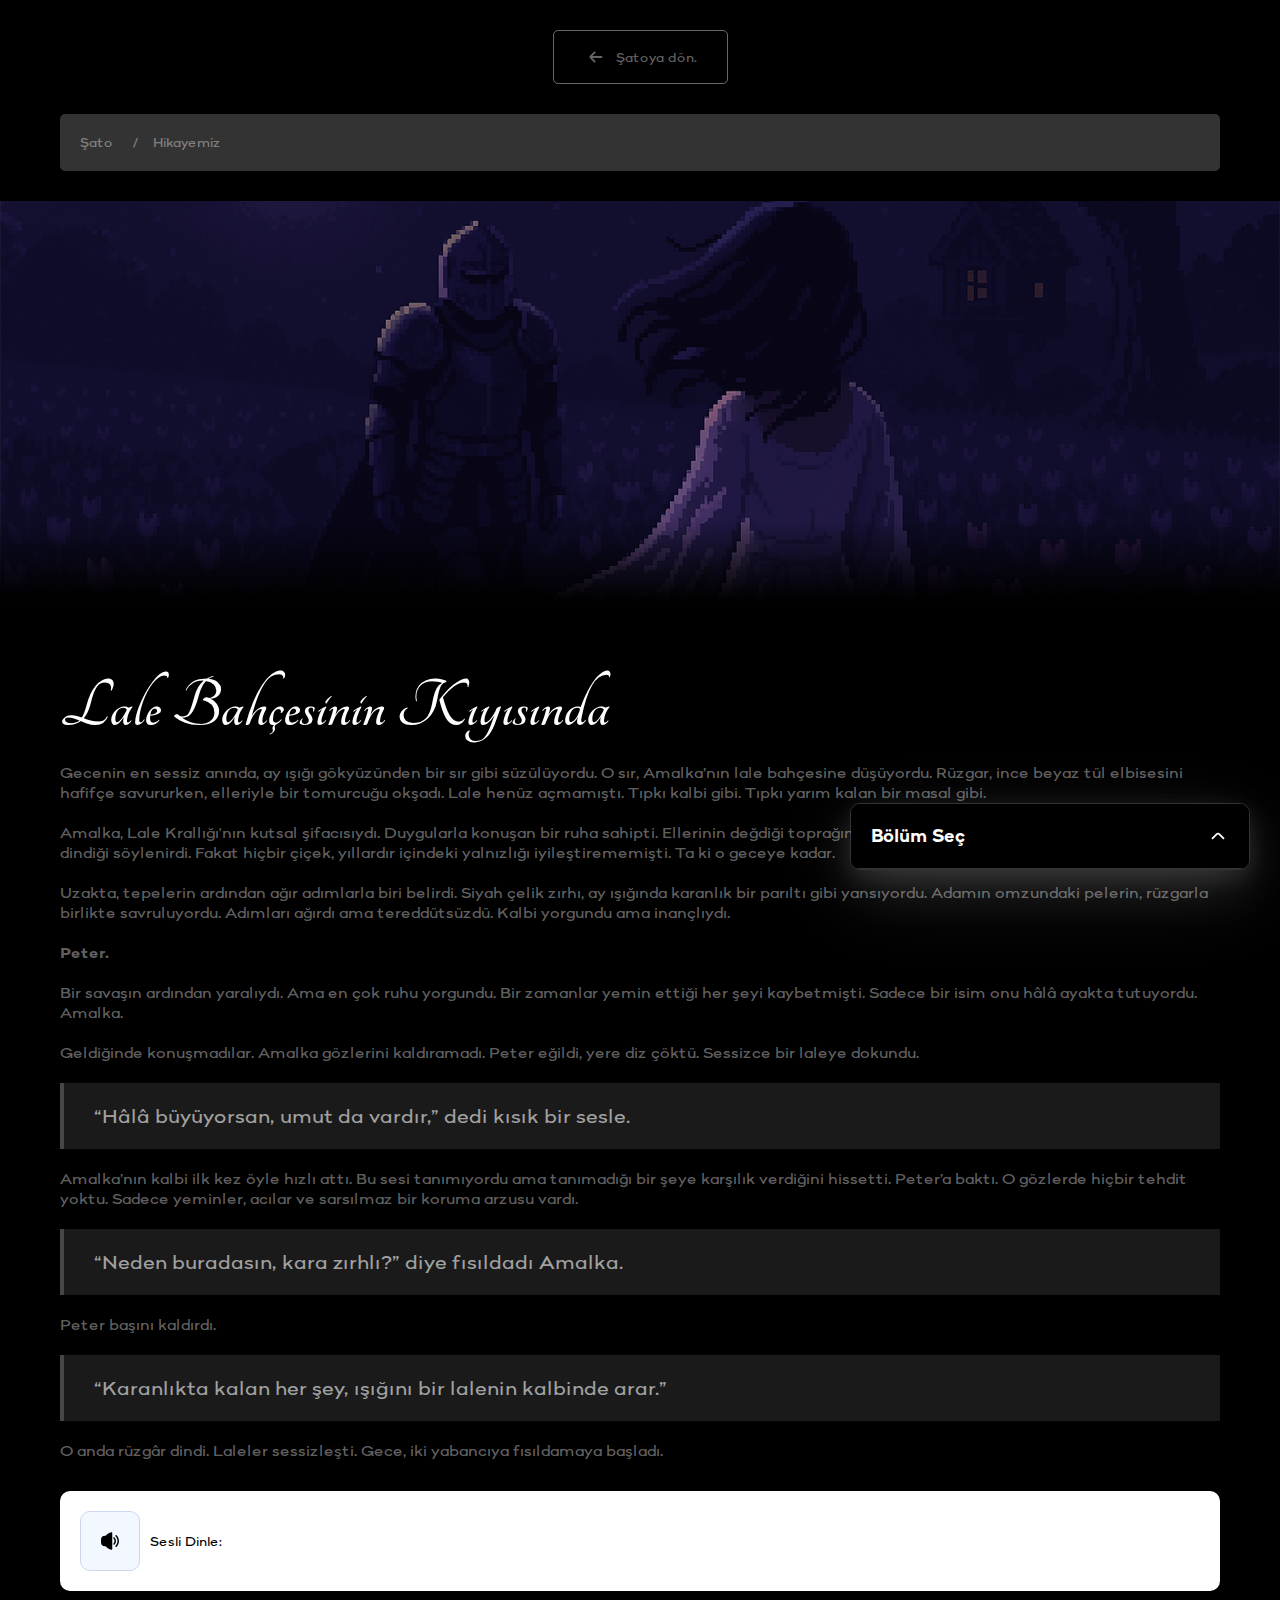
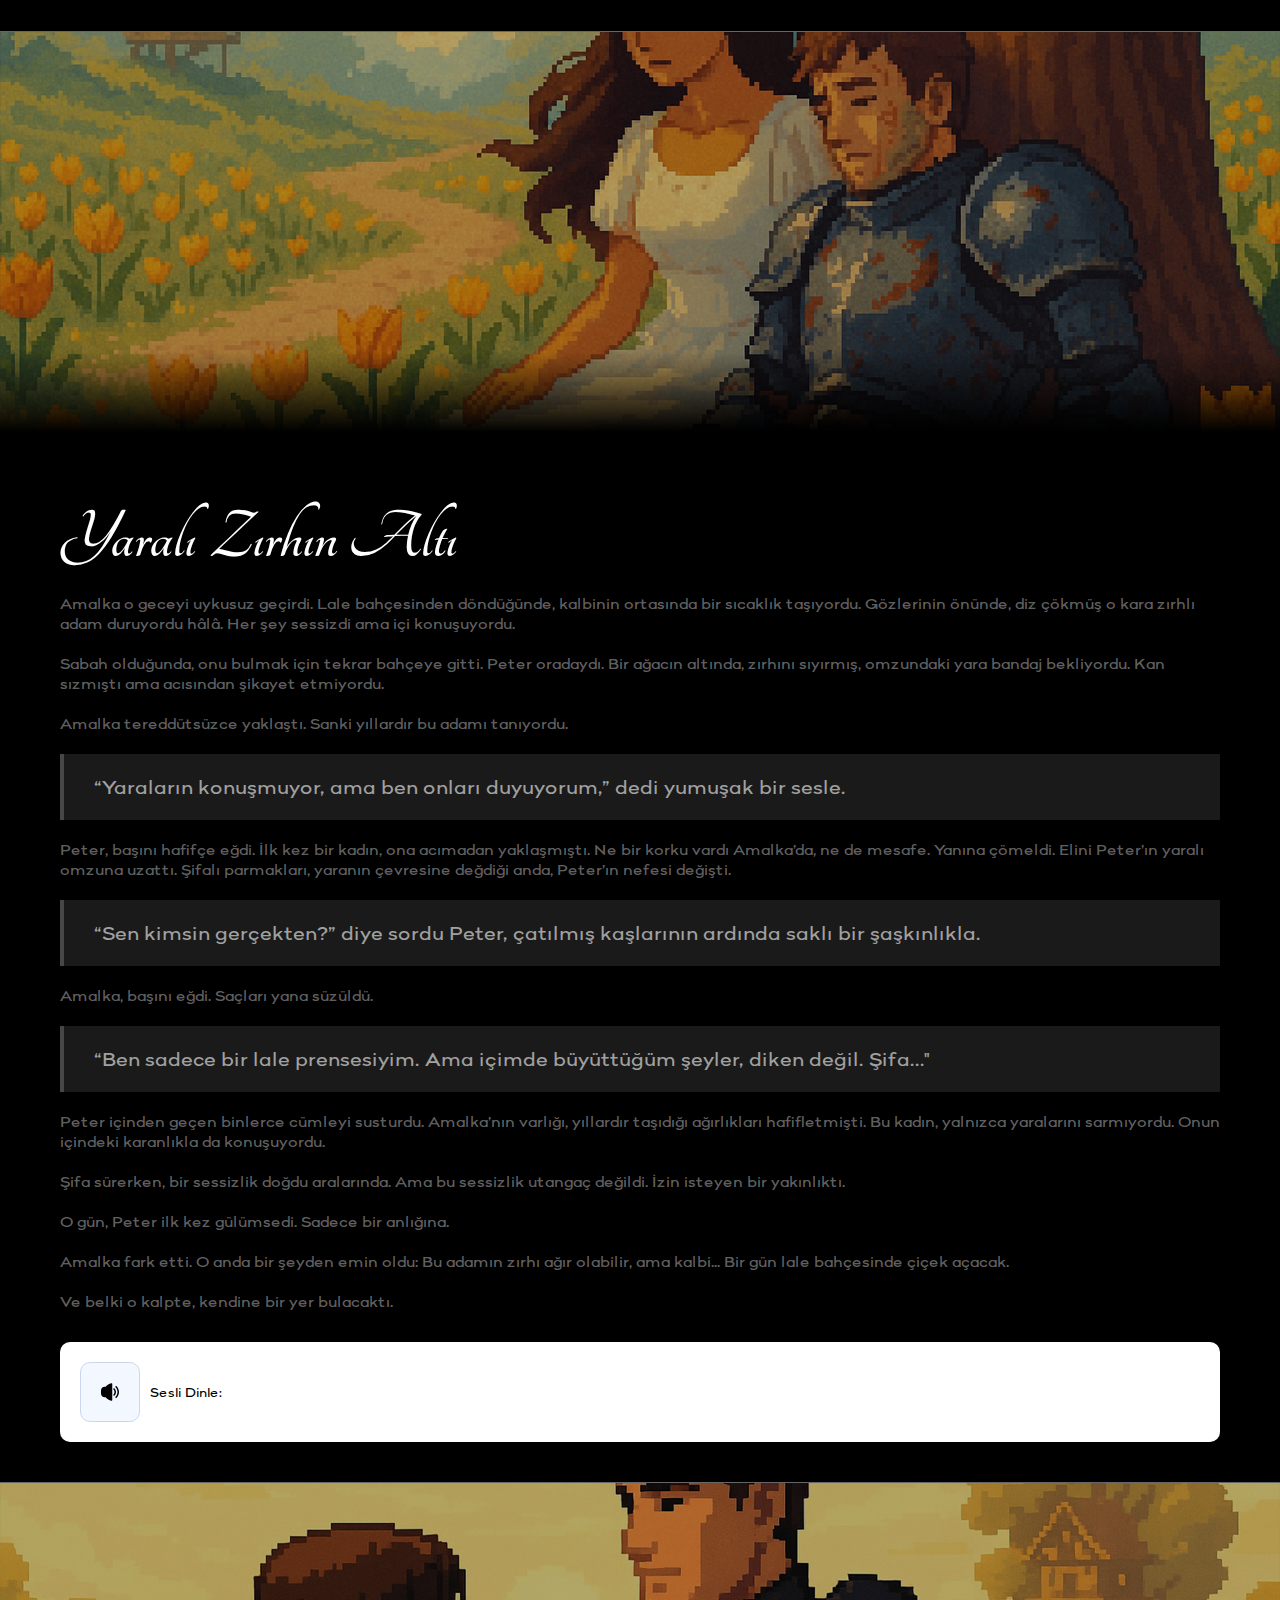
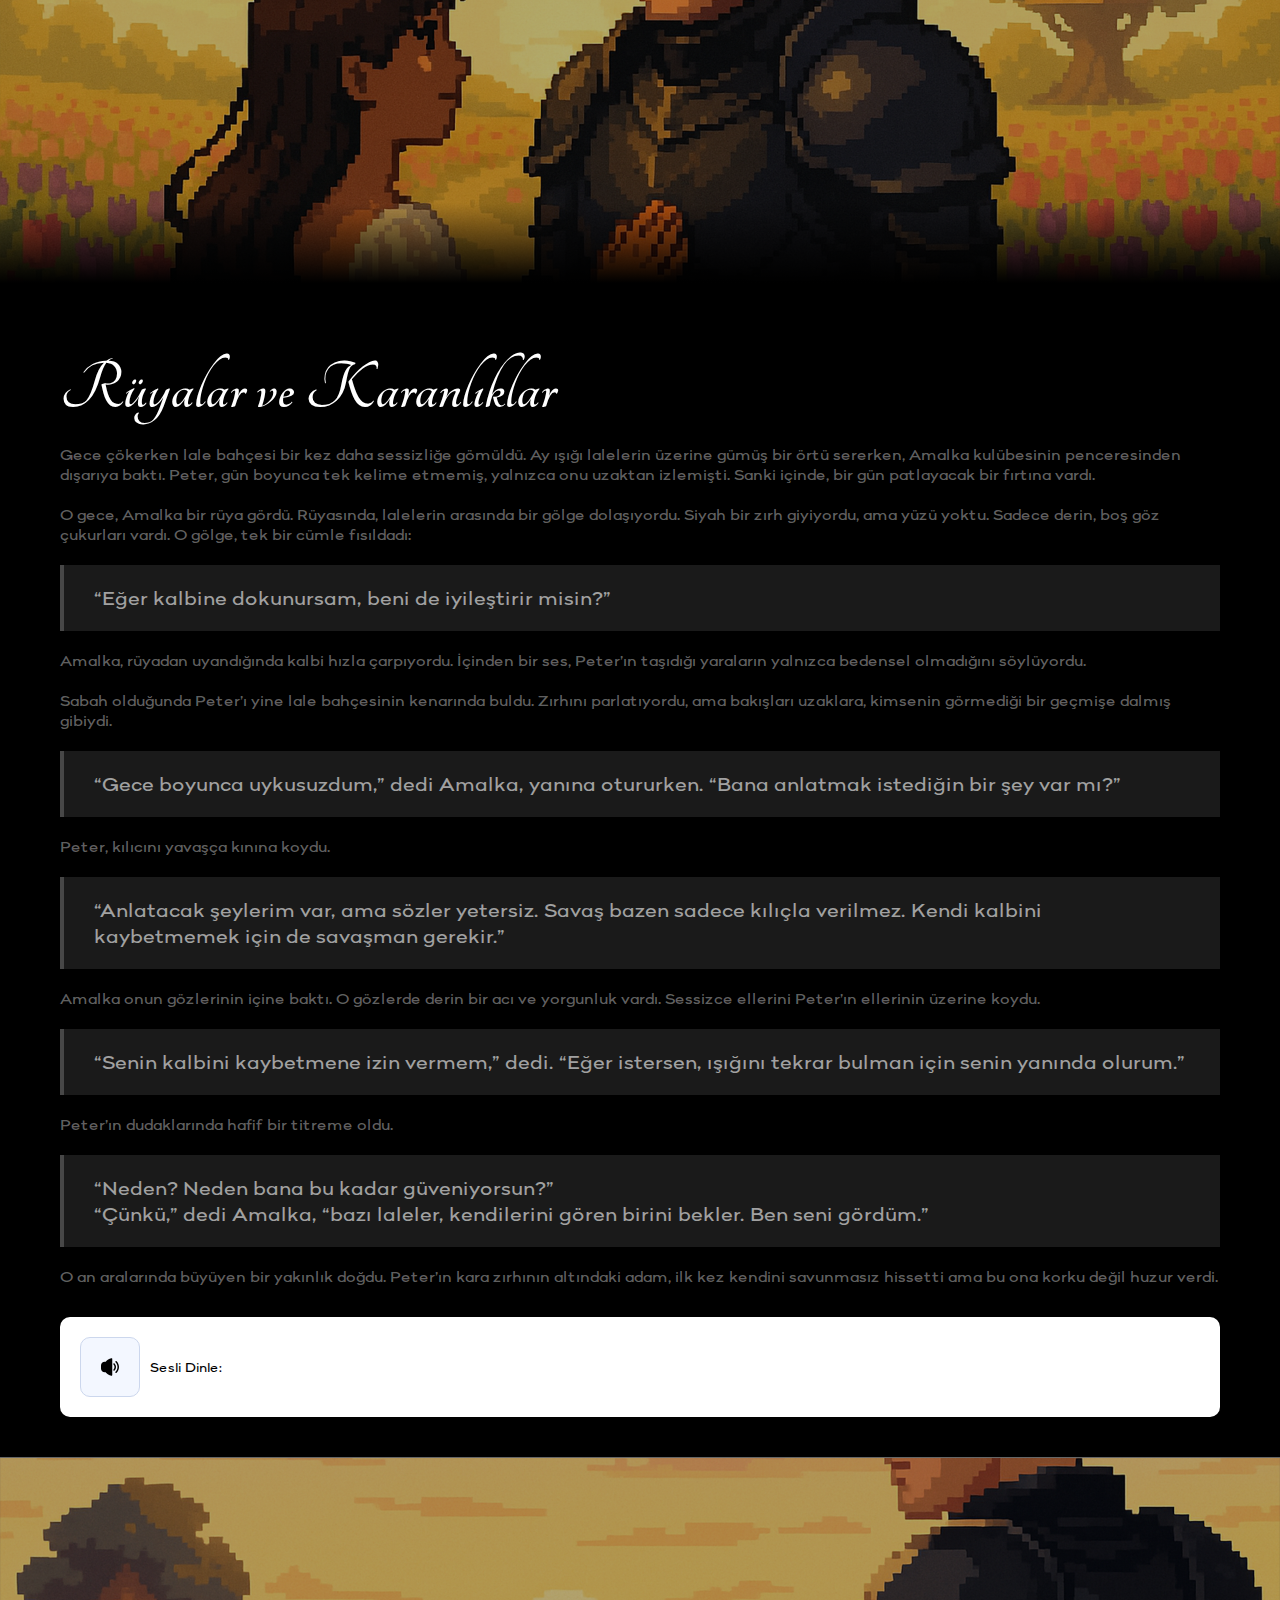
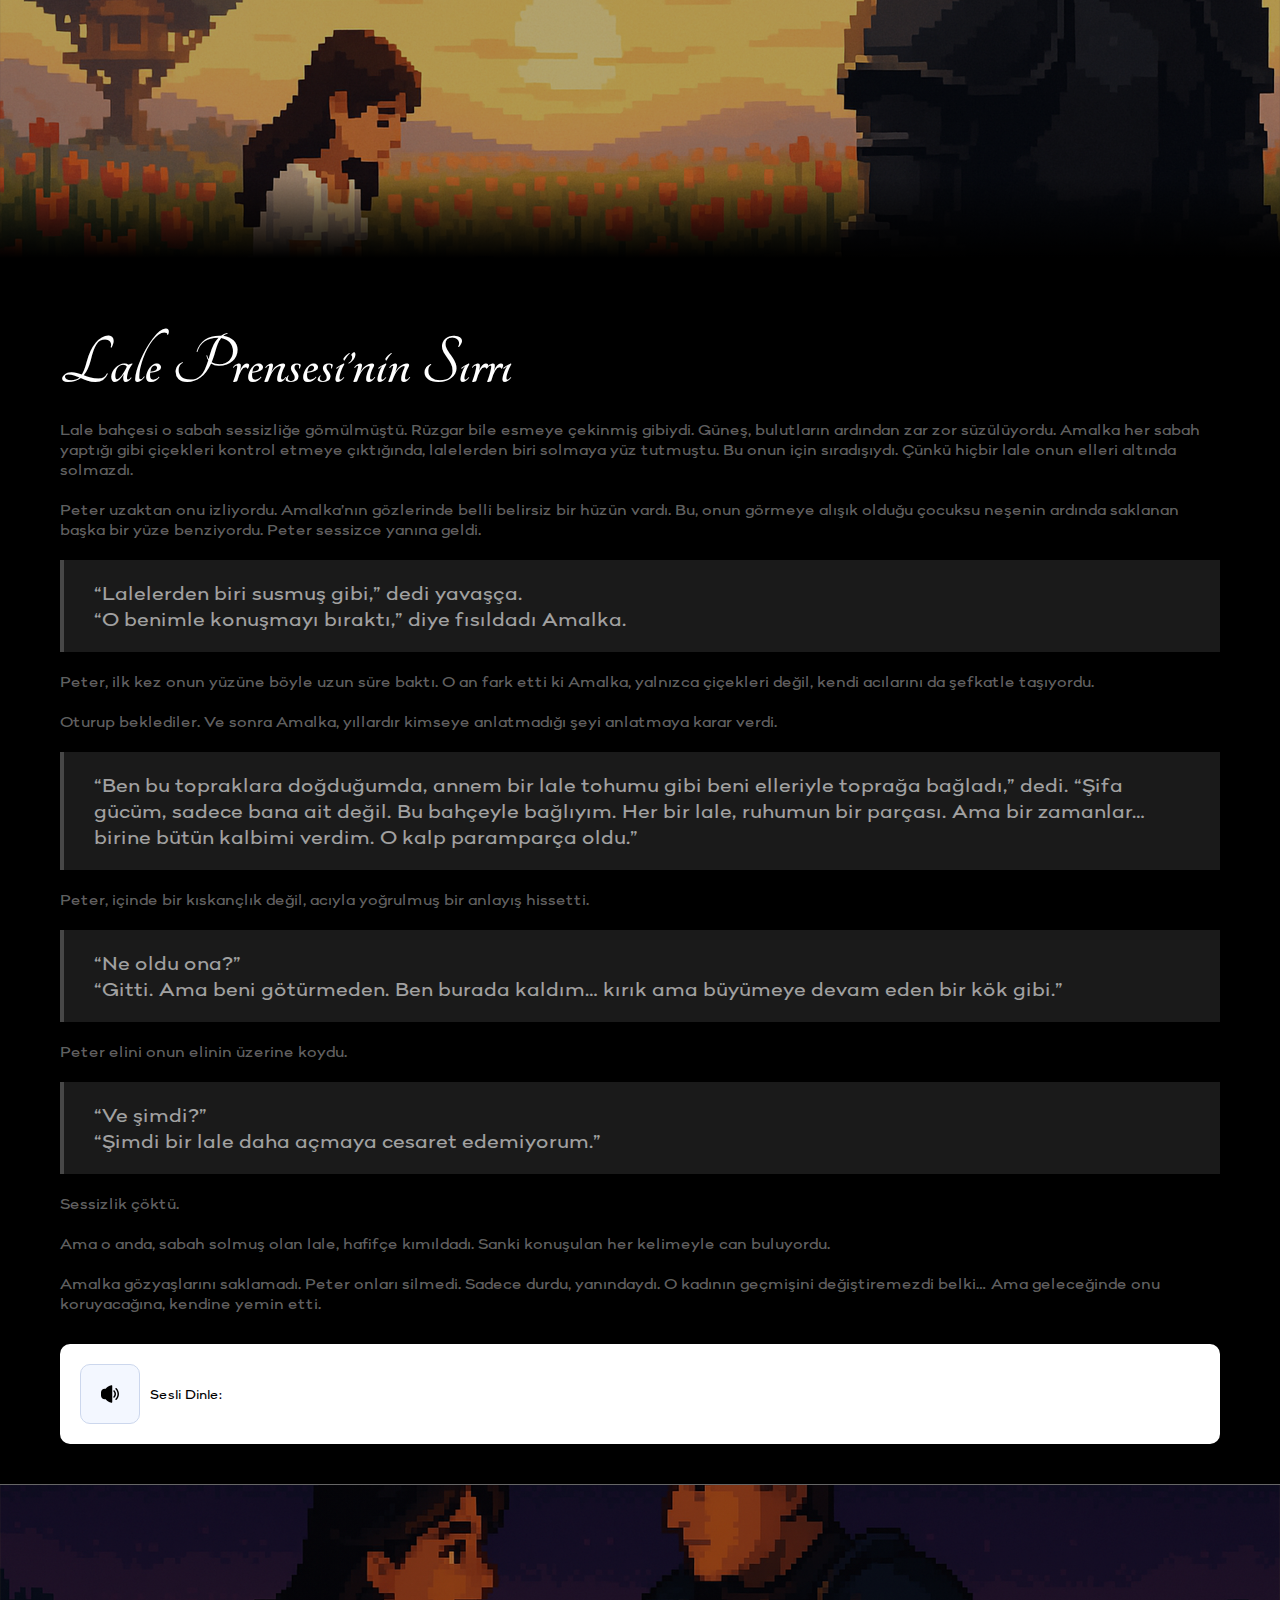
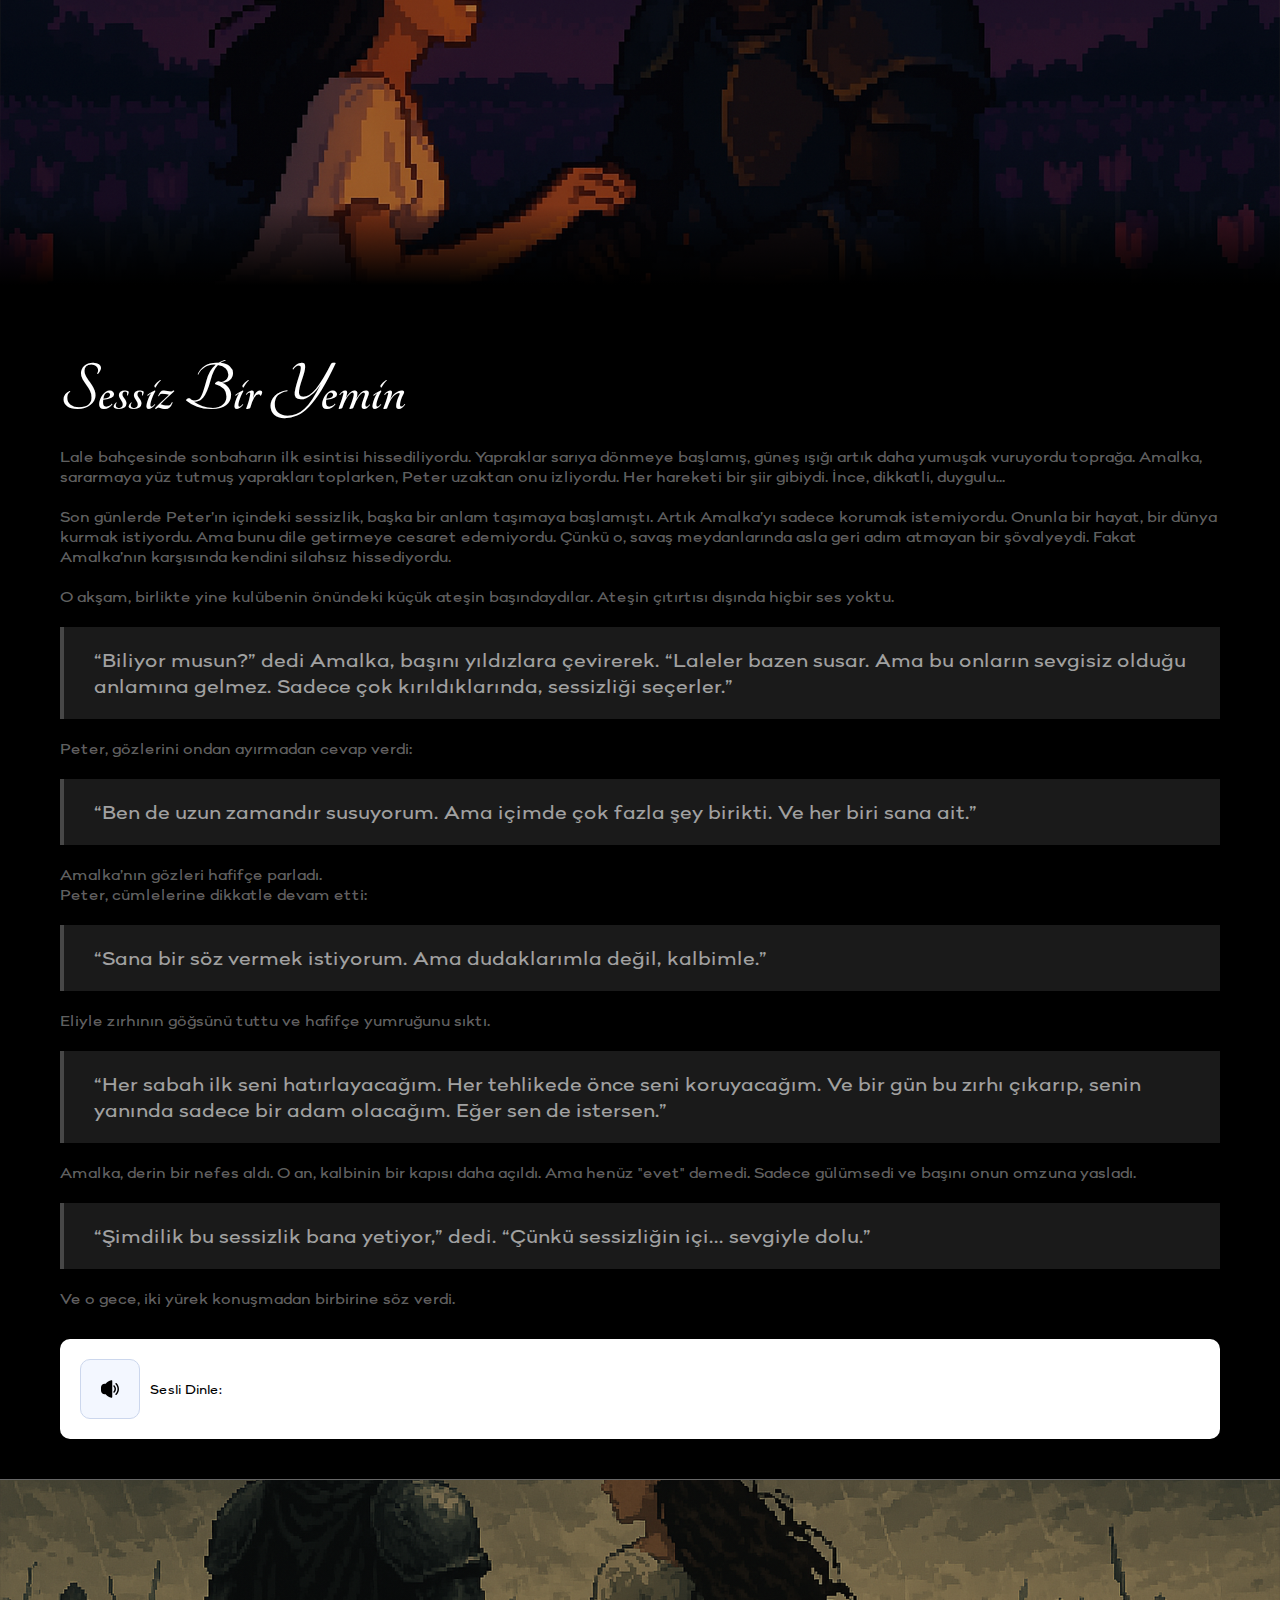
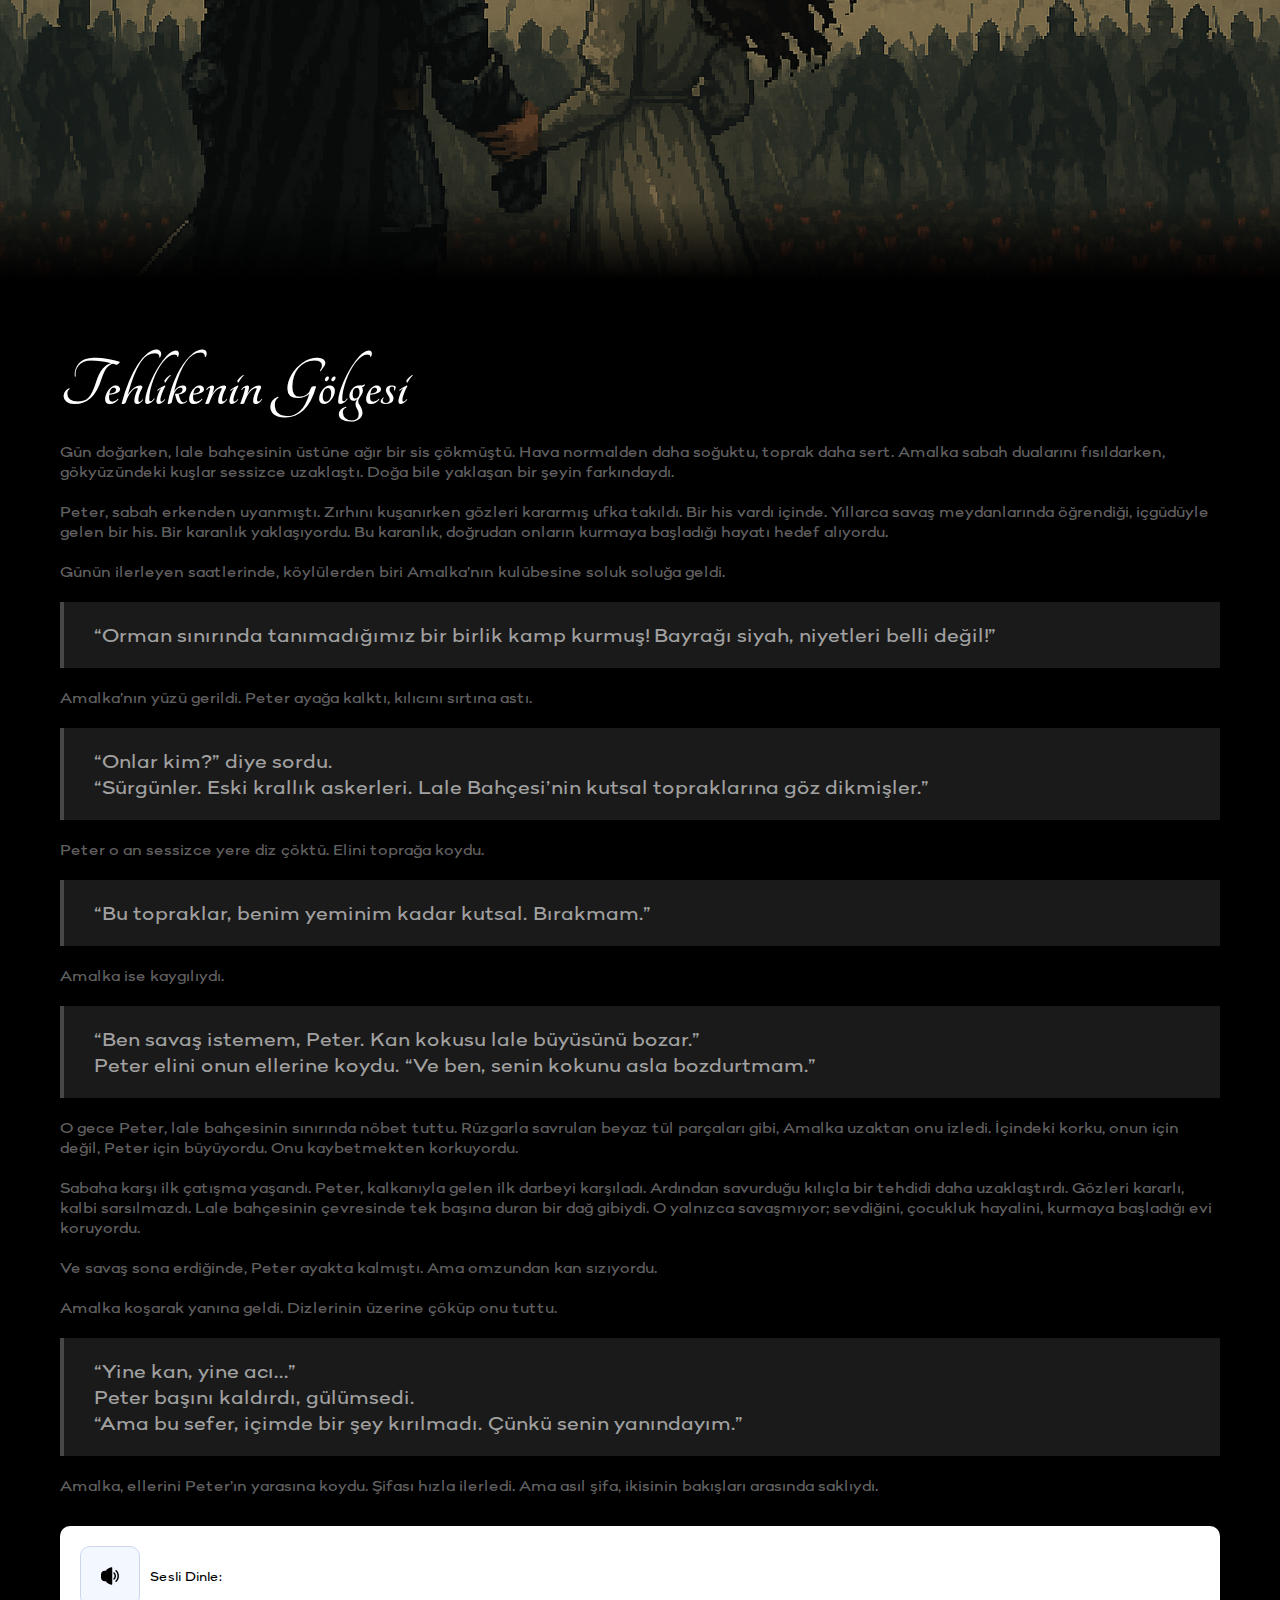
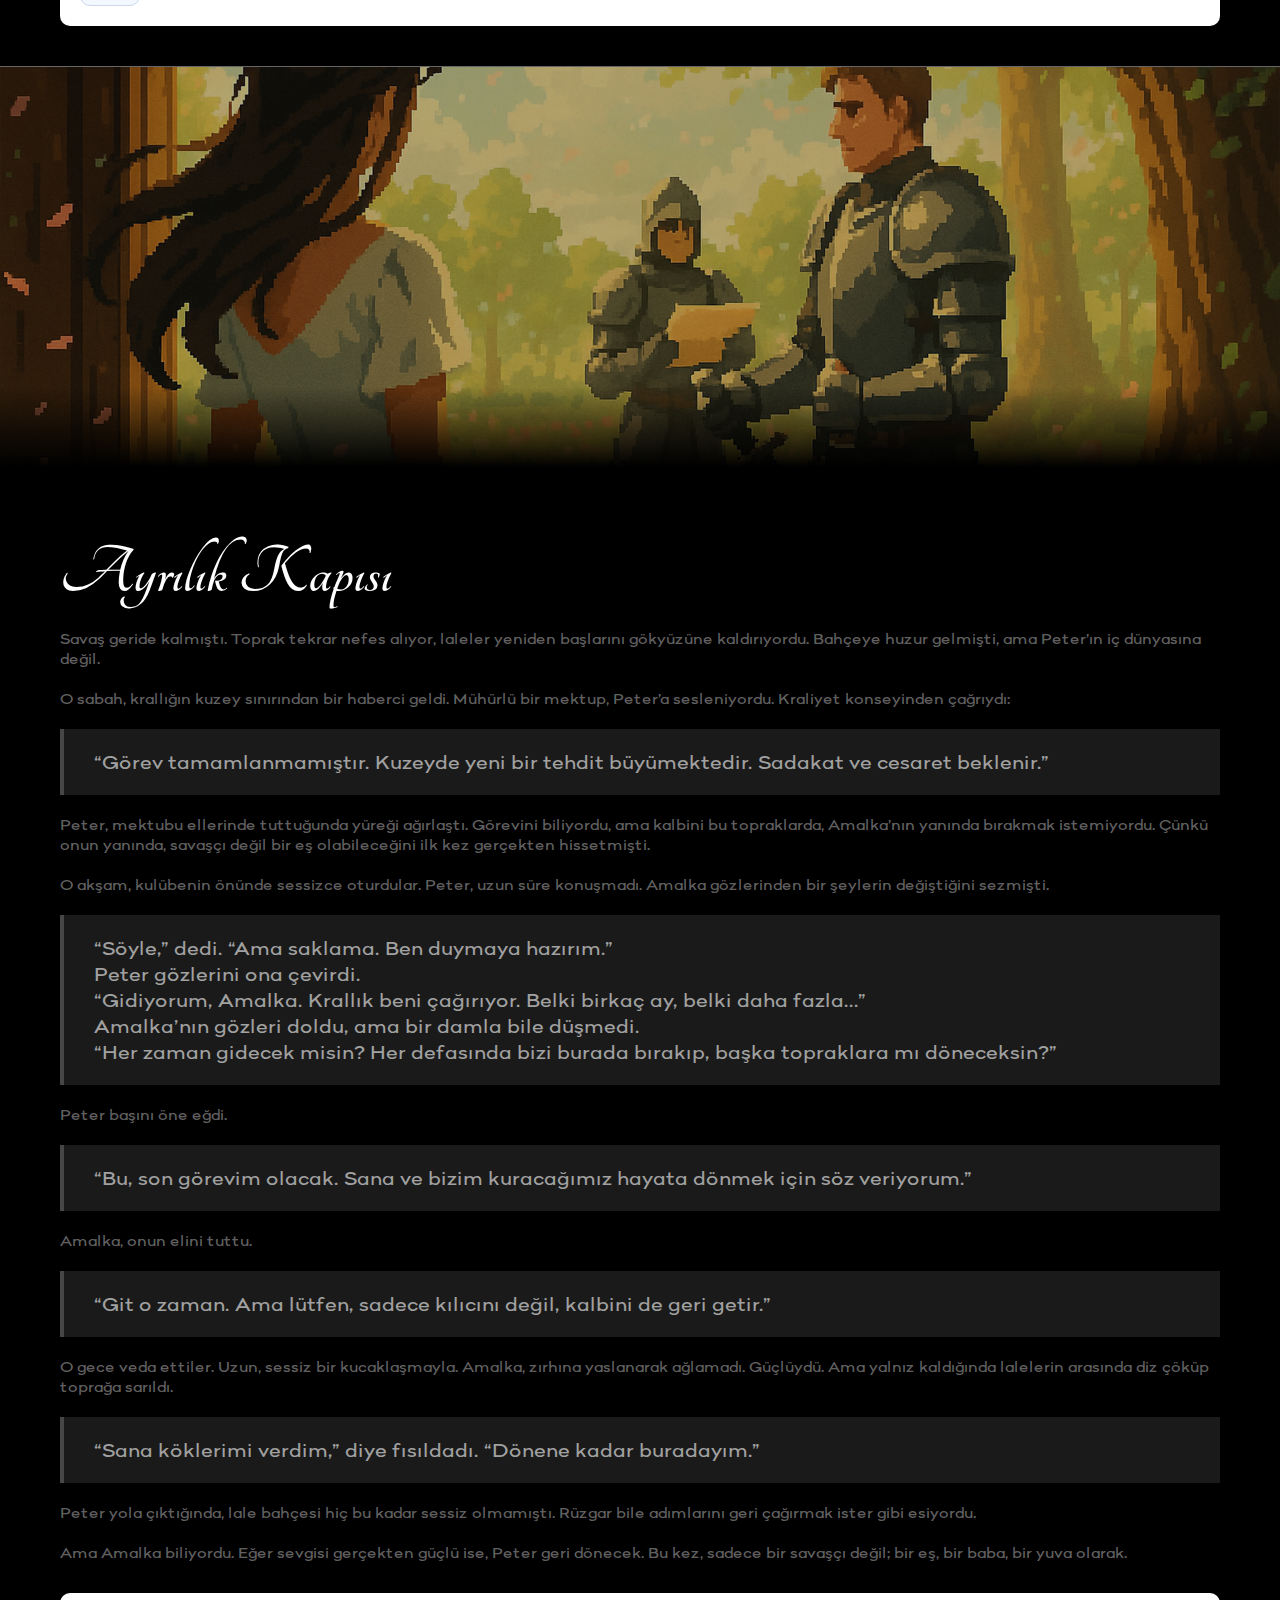
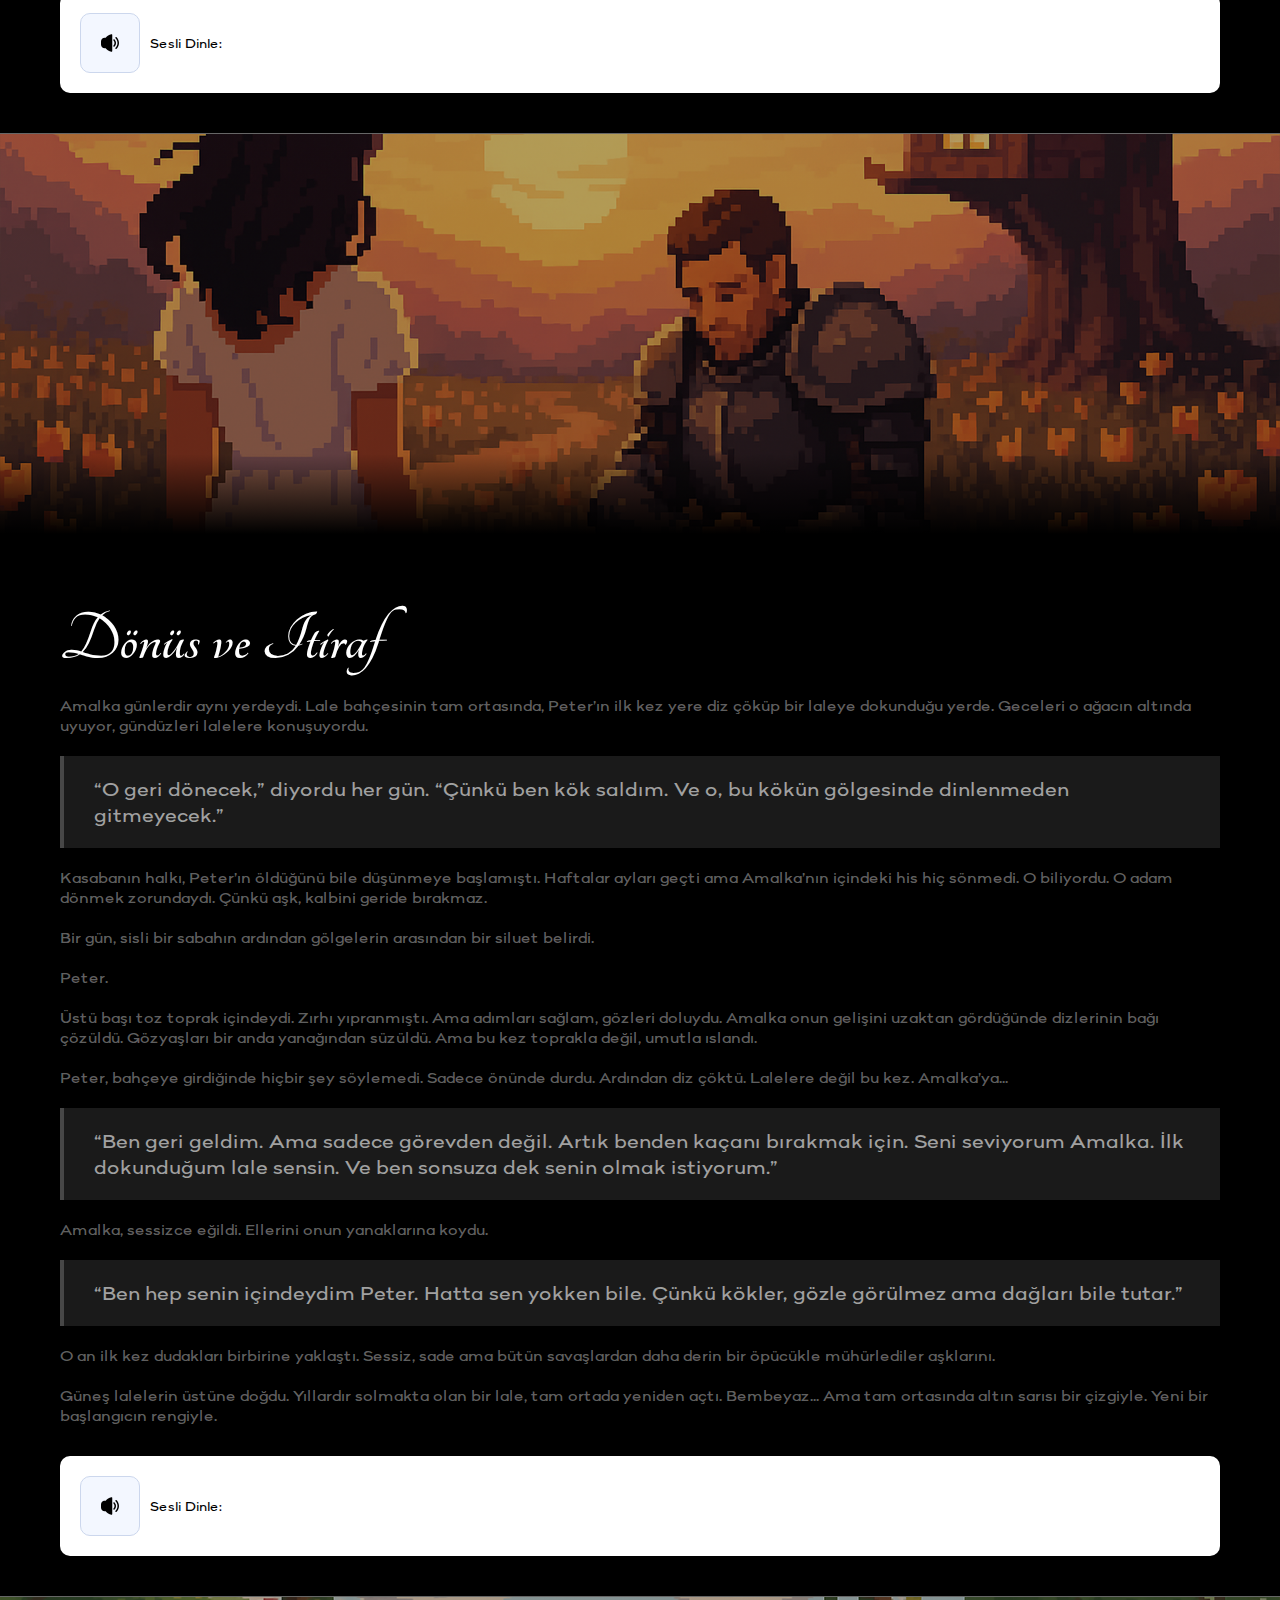
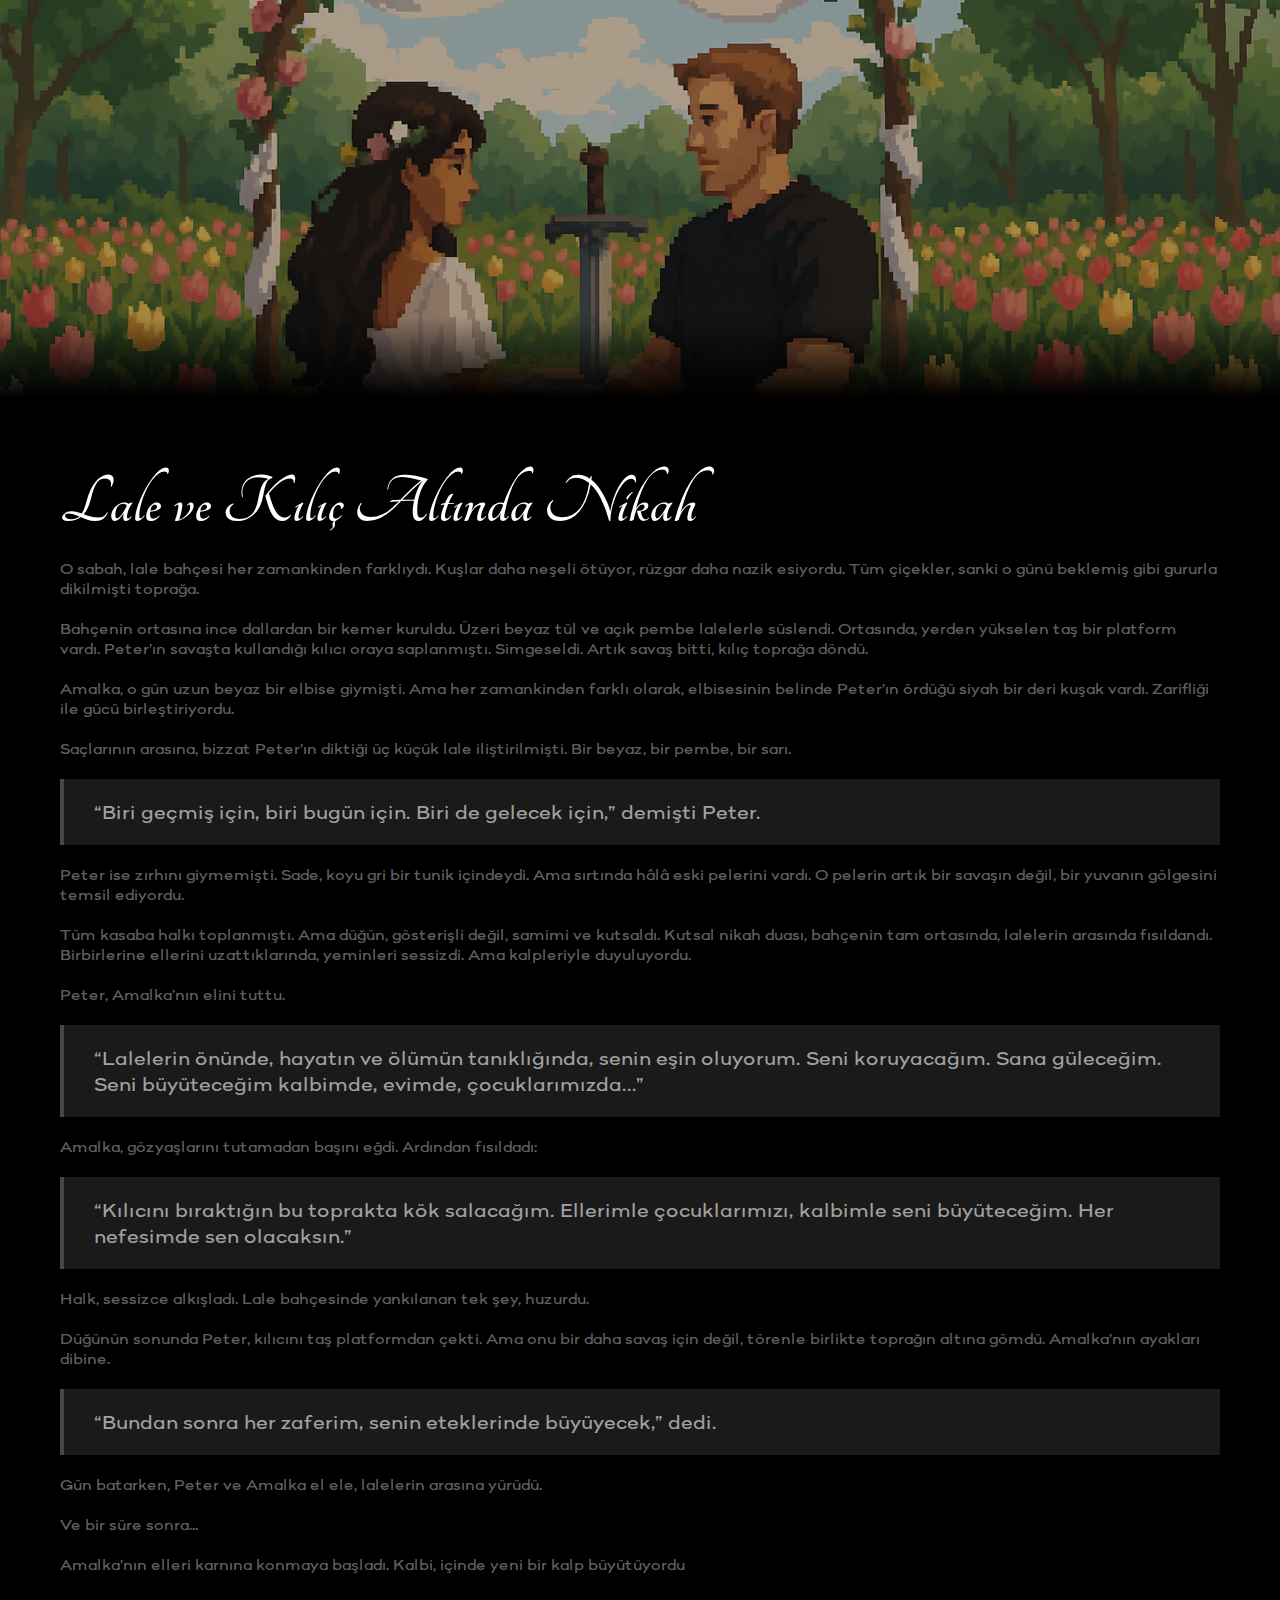
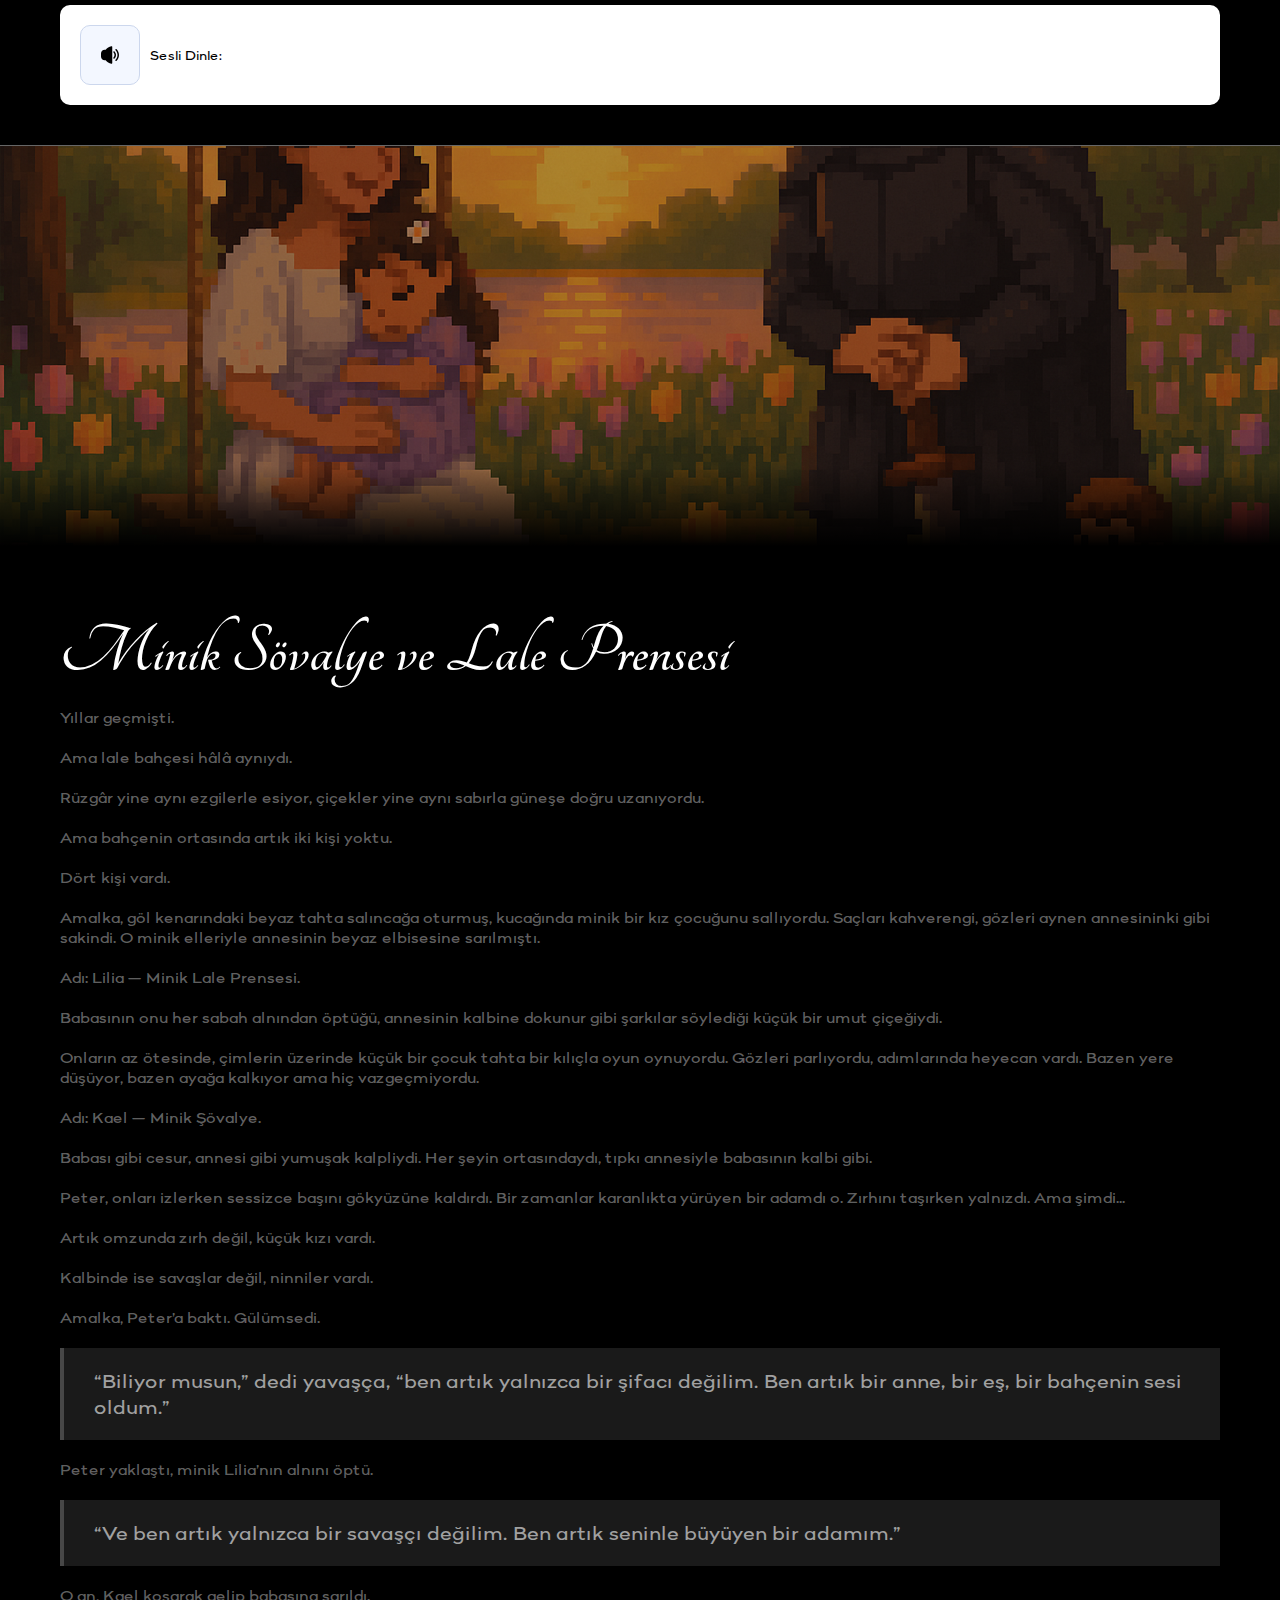
<file: story.html>
<!DOCTYPE html>
<html lang="tr">

<head>
    <meta charset="UTF-8">
    <meta name="viewport" content="width=device-width, initial-scale=1.0">
    <title>Amalka'nın Ay Şatosu - Hikayemiz</title>
    <link rel="stylesheet" href="assets/css/main.css">
</head>

<body>
    <section class="return-home">
        <a href="index.html">
            <svg width="22px" height="22px" viewBox="0 0 512 512">
                <g>
                    <path
                        d="M 405.332031 234.667969 L 192 234.667969 L 262.1875 164.480469 C 266.226562 160.472656 268.496094 155.023438 268.496094 149.332031 C 268.496094 143.644531 266.226562 138.191406 262.1875 134.1875 C 253.867188 125.914062 240.425781 125.914062 232.105469 134.1875 L 140.585938 225.921875 C 132.574219 233.886719 128.046875 244.703125 128 256 C 128.105469 267.222656 132.625 277.953125 140.585938 285.867188 L 232.105469 377.601562 C 240.472656 385.90625 253.988281 385.859375 262.292969 377.492188 C 270.601562 369.128906 270.550781 355.613281 262.1875 347.308594 L 192 277.332031 L 405.332031 277.332031 C 417.117188 277.332031 426.667969 267.78125 426.667969 256 C 426.667969 244.21875 417.117188 234.667969 405.332031 234.667969 Z M 405.332031 234.667969 " />
                </g>
            </svg>
            Şatoya dön.</a>
    </section>
    <section class="story-breadcrumb">
        <nav>
            <a href="index.html">Şato</a>
            <a>Hikayemiz</a>
        </nav>
    </section>
    <div class="story-content">
        <div class="episode" id="ep1">
            <div class="episode-bg">
                <img src="assets/img/story-episode-1.png">
            </div>
            <div class="container">
                <div class="episode-header">
                    <h1>Lale Bahçesinin Kıyısında</h1>
                </div>
                <div class="episode-content">
                    <p>Gecenin en sessiz anında, ay ışığı gökyüzünden bir sır gibi süzülüyordu. O sır, Amalka’nın
                        lale bahçesine düşüyordu. Rüzgar, ince beyaz tül elbisesini hafifçe savururken, elleriyle bir
                        tomurcuğu okşadı. Lale henüz açmamıştı. Tıpkı kalbi gibi. Tıpkı yarım kalan bir masal gibi.</p>
                    <p>Amalka, Lale Krallığı'nın kutsal şifacısıydı. Duygularla konuşan bir ruha sahipti. Ellerinin
                        değdiği toprağın iyileştiği, bakışlarının dokunduğu yaraların dindiği söylenirdi. Fakat hiçbir
                        çiçek, yıllardır içindeki yalnızlığı iyileştirememişti. Ta ki o geceye kadar.</p>
                    <p>Uzakta, tepelerin ardından ağır adımlarla biri belirdi. Siyah çelik zırhı, ay ışığında karanlık
                        bir parıltı gibi yansıyordu. Adamın omzundaki pelerin, rüzgarla birlikte savruluyordu. Adımları
                        ağırdı ama tereddütsüzdü. Kalbi yorgundu ama inançlıydı.</p>
                    <p><b>Peter.</b></p>
                    <p>Bir savaşın ardından yaralıydı. Ama en çok ruhu yorgundu. Bir zamanlar yemin ettiği her şeyi
                        kaybetmişti. Sadece bir isim onu hâlâ ayakta tutuyordu. Amalka.</p>
                    <p>Geldiğinde konuşmadılar. Amalka gözlerini kaldıramadı. Peter eğildi, yere diz çöktü. Sessizce bir
                        laleye dokundu.</p>
                    <p class="caption">“Hâlâ büyüyorsan, umut da vardır,” dedi kısık bir sesle.</p>
                    <p>Amalka’nın kalbi ilk kez öyle hızlı attı. Bu sesi tanımıyordu ama tanımadığı bir şeye karşılık
                        verdiğini hissetti. Peter’a baktı. O gözlerde hiçbir tehdit yoktu. Sadece yeminler, acılar ve
                        sarsılmaz bir koruma arzusu vardı.</p>
                    <p class="caption">“Neden buradasın, kara zırhlı?” diye fısıldadı Amalka.</p>
                    <p>Peter başını kaldırdı.</p>
                    <p class="caption">“Karanlıkta kalan her şey, ışığını bir lalenin kalbinde arar.”</p>
                    <p>O anda rüzgâr dindi. Laleler sessizleşti. Gece, iki yabancıya fısıldamaya başladı.
                    </p>
                </div>
                <div class="episode-audio">
                    <div class="content-icon">
                        <svg width="18px" height="18px" viewBox="0 0 512 512">
                            <g>
                                <path
                                    d="M 443.734375 91.585938 C 435.285156 84.050781 422.421875 84.429688 414.429688 92.445312 C 406.441406 100.460938 406.097656 113.320312 413.652344 121.75 C 487.664062 195.949219 487.664062 316.050781 413.652344 390.25 C 407.75 395.511719 405.242188 403.605469 407.136719 411.28125 C 409.027344 418.960938 415.011719 424.960938 422.683594 426.875 C 430.355469 428.789062 438.457031 426.304688 443.734375 420.414062 C 534.402344 329.554688 534.402344 182.445312 443.734375 91.585938 Z M 443.734375 91.585938 " />
                                <path
                                    d="M 385.984375 155.585938 C 380.628906 150.039062 372.695312 147.8125 365.238281 149.765625 C 357.777344 151.71875 351.953125 157.542969 350 165.003906 C 348.046875 172.460938 350.273438 180.394531 355.820312 185.75 C 394.535156 224.582031 394.535156 287.417969 355.820312 326.25 C 350.273438 331.605469 348.046875 339.539062 350 346.996094 C 351.953125 354.457031 357.777344 360.28125 365.238281 362.234375 C 372.695312 364.1875 380.628906 361.960938 385.984375 356.414062 C 441.34375 300.917969 441.34375 211.082031 385.984375 155.585938 Z M 385.984375 155.585938 " />
                                <path
                                    d="M 294.804688 4.414062 C 229.984375 16.582031 172.316406 53.1875 133.71875 106.667969 L 106.667969 106.667969 C 47.785156 106.738281 0.0703125 154.453125 0 213.332031 L 0 298.667969 C 0.0703125 357.546875 47.785156 405.261719 106.667969 405.332031 L 133.738281 405.332031 C 172.324219 458.8125 229.988281 495.421875 294.804688 507.585938 C 301.03125 508.730469 307.449219 507.050781 312.3125 503 C 317.179688 498.949219 319.996094 492.945312 320 486.613281 L 320 25.386719 C 319.996094 19.054688 317.179688 13.050781 312.3125 9 C 307.449219 4.949219 301.03125 3.269531 294.804688 4.414062 Z M 294.804688 4.414062 " />
                            </g>
                        </svg>
                    </div>
                    <div class="content-text">
                        Sesli Dinle:
                    </div>
                    <div class="content-audio"></div>
                </div>
            </div>
        </div>
        <div class="episode" id="ep2">
            <div class="episode-bg">
                <img src="assets/img/story-episode-2.png">
            </div>
            <div class="container">
                <div class="episode-header">
                    <h1>Yaralı Zırhın Altı</h1>
                </div>
                <div class="episode-content">
                    <p>Amalka o geceyi uykusuz geçirdi. Lale bahçesinden döndüğünde, kalbinin ortasında bir sıcaklık
                        taşıyordu. Gözlerinin önünde, diz çökmüş o kara zırhlı adam duruyordu hâlâ. Her şey sessizdi ama
                        içi konuşuyordu.</p>
                    <p>Sabah olduğunda, onu bulmak için tekrar bahçeye gitti. Peter oradaydı. Bir ağacın altında,
                        zırhını sıyırmış, omzundaki yara bandaj bekliyordu. Kan sızmıştı ama acısından şikayet
                        etmiyordu.</p>
                    <p>Amalka tereddütsüzce yaklaştı. Sanki yıllardır bu adamı tanıyordu.</p>
                    <p class="caption">“Yaraların konuşmuyor, ama ben onları duyuyorum,” dedi yumuşak bir sesle.</p>
                    <p>Peter, başını hafifçe eğdi. İlk kez bir kadın, ona acımadan yaklaşmıştı. Ne bir korku vardı
                        Amalka’da, ne de mesafe. Yanına çömeldi. Elini Peter’ın yaralı omzuna uzattı. Şifalı parmakları,
                        yaranın çevresine değdiği anda, Peter’ın nefesi değişti.</p>
                    <p class="caption">“Sen kimsin gerçekten?” diye sordu Peter, çatılmış kaşlarının ardında saklı bir
                        şaşkınlıkla.</p>
                    <p>Amalka, başını eğdi. Saçları yana süzüldü.</p>
                    <p class="caption">“Ben sadece bir lale prensesiyim. Ama içimde büyüttüğüm şeyler, diken değil.
                        Şifa..."</p>
                    <p>Peter içinden geçen binlerce cümleyi susturdu. Amalka’nın varlığı, yıllardır taşıdığı ağırlıkları
                        hafifletmişti. Bu kadın, yalnızca yaralarını sarmıyordu. Onun içindeki karanlıkla da
                        konuşuyordu.</p>
                    <p>Şifa sürerken, bir sessizlik doğdu aralarında. Ama bu sessizlik utangaç değildi. İzin isteyen bir
                        yakınlıktı.</p>
                    <p>O gün, Peter ilk kez gülümsedi. Sadece bir anlığına.</p>
                    <p>Amalka fark etti. O anda bir şeyden emin oldu:
                        Bu adamın zırhı ağır olabilir, ama kalbi... Bir gün lale bahçesinde çiçek açacak.</p>
                    <p>Ve belki o kalpte, kendine bir yer bulacaktı.</p>

                </div>
                <div class="episode-audio">
                    <div class="content-icon">
                        <svg width="18px" height="18px" viewBox="0 0 512 512">
                            <g>
                                <path
                                    d="M 443.734375 91.585938 C 435.285156 84.050781 422.421875 84.429688 414.429688 92.445312 C 406.441406 100.460938 406.097656 113.320312 413.652344 121.75 C 487.664062 195.949219 487.664062 316.050781 413.652344 390.25 C 407.75 395.511719 405.242188 403.605469 407.136719 411.28125 C 409.027344 418.960938 415.011719 424.960938 422.683594 426.875 C 430.355469 428.789062 438.457031 426.304688 443.734375 420.414062 C 534.402344 329.554688 534.402344 182.445312 443.734375 91.585938 Z M 443.734375 91.585938 " />
                                <path
                                    d="M 385.984375 155.585938 C 380.628906 150.039062 372.695312 147.8125 365.238281 149.765625 C 357.777344 151.71875 351.953125 157.542969 350 165.003906 C 348.046875 172.460938 350.273438 180.394531 355.820312 185.75 C 394.535156 224.582031 394.535156 287.417969 355.820312 326.25 C 350.273438 331.605469 348.046875 339.539062 350 346.996094 C 351.953125 354.457031 357.777344 360.28125 365.238281 362.234375 C 372.695312 364.1875 380.628906 361.960938 385.984375 356.414062 C 441.34375 300.917969 441.34375 211.082031 385.984375 155.585938 Z M 385.984375 155.585938 " />
                                <path
                                    d="M 294.804688 4.414062 C 229.984375 16.582031 172.316406 53.1875 133.71875 106.667969 L 106.667969 106.667969 C 47.785156 106.738281 0.0703125 154.453125 0 213.332031 L 0 298.667969 C 0.0703125 357.546875 47.785156 405.261719 106.667969 405.332031 L 133.738281 405.332031 C 172.324219 458.8125 229.988281 495.421875 294.804688 507.585938 C 301.03125 508.730469 307.449219 507.050781 312.3125 503 C 317.179688 498.949219 319.996094 492.945312 320 486.613281 L 320 25.386719 C 319.996094 19.054688 317.179688 13.050781 312.3125 9 C 307.449219 4.949219 301.03125 3.269531 294.804688 4.414062 Z M 294.804688 4.414062 " />
                            </g>
                        </svg>
                    </div>
                    <div class="content-text">
                        Sesli Dinle:
                    </div>
                    <div class="content-audio"></div>
                </div>
            </div>
        </div>
        <div class="episode" id="ep3">
            <div class="episode-bg">
                <img src="assets/img/story-episode-3.png">
            </div>
            <div class="container">
                <div class="episode-header">
                    <h1>Rüyalar ve Karanlıklar</h1>
                </div>
                <div class="episode-content">
                    <p>Gece çökerken lale bahçesi bir kez daha sessizliğe gömüldü. Ay ışığı lalelerin üzerine gümüş bir
                        örtü sererken, Amalka kulübesinin penceresinden dışarıya baktı. Peter, gün boyunca tek kelime
                        etmemiş, yalnızca onu uzaktan izlemişti. Sanki içinde, bir gün patlayacak bir fırtına vardı.</p>
                    <p>O gece, Amalka bir rüya gördü. Rüyasında, lalelerin arasında bir gölge dolaşıyordu. Siyah bir
                        zırh giyiyordu, ama yüzü yoktu. Sadece derin, boş göz çukurları vardı. O gölge, tek bir cümle
                        fısıldadı:</p>
                    <p class="caption">“Eğer kalbine dokunursam, beni de iyileştirir misin?”</p>
                    <p>Amalka, rüyadan uyandığında kalbi hızla çarpıyordu. İçinden bir ses, Peter’ın taşıdığı yaraların
                        yalnızca bedensel olmadığını söylüyordu.</p>
                    <p>Sabah olduğunda Peter’ı yine lale bahçesinin kenarında buldu. Zırhını parlatıyordu, ama bakışları
                        uzaklara, kimsenin görmediği bir geçmişe dalmış gibiydi.</p>
                    <p class="caption">“Gece boyunca uykusuzdum,” dedi Amalka, yanına otururken. “Bana anlatmak
                        istediğin bir şey var mı?”</p>
                    <p>Peter, kılıcını yavaşça kınına koydu.</p>
                    <p class="caption">“Anlatacak şeylerim var, ama sözler yetersiz. Savaş bazen sadece kılıçla
                        verilmez. Kendi kalbini kaybetmemek için de savaşman gerekir.”</p>
                    <p>Amalka onun gözlerinin içine baktı. O gözlerde derin bir acı ve yorgunluk vardı. Sessizce
                        ellerini Peter’ın ellerinin üzerine koydu.</p>
                    <p class="caption">“Senin kalbini kaybetmene izin vermem,” dedi. “Eğer istersen, ışığını tekrar
                        bulman için senin yanında olurum.”</p>
                    <p>Peter’ın dudaklarında hafif bir titreme oldu.</p>
                    <p class="caption">“Neden? Neden bana bu kadar güveniyorsun?”
                        <br>
                        “Çünkü,” dedi Amalka, “bazı laleler, kendilerini gören birini bekler. Ben seni gördüm.”
                    </p>
                    <p>O an aralarında büyüyen bir yakınlık doğdu. Peter’ın kara zırhının altındaki adam, ilk kez
                        kendini savunmasız hissetti ama bu ona korku değil huzur verdi.</p>

                </div>
                <div class="episode-audio">
                    <div class="content-icon">
                        <svg width="18px" height="18px" viewBox="0 0 512 512">
                            <g>
                                <path
                                    d="M 443.734375 91.585938 C 435.285156 84.050781 422.421875 84.429688 414.429688 92.445312 C 406.441406 100.460938 406.097656 113.320312 413.652344 121.75 C 487.664062 195.949219 487.664062 316.050781 413.652344 390.25 C 407.75 395.511719 405.242188 403.605469 407.136719 411.28125 C 409.027344 418.960938 415.011719 424.960938 422.683594 426.875 C 430.355469 428.789062 438.457031 426.304688 443.734375 420.414062 C 534.402344 329.554688 534.402344 182.445312 443.734375 91.585938 Z M 443.734375 91.585938 " />
                                <path
                                    d="M 385.984375 155.585938 C 380.628906 150.039062 372.695312 147.8125 365.238281 149.765625 C 357.777344 151.71875 351.953125 157.542969 350 165.003906 C 348.046875 172.460938 350.273438 180.394531 355.820312 185.75 C 394.535156 224.582031 394.535156 287.417969 355.820312 326.25 C 350.273438 331.605469 348.046875 339.539062 350 346.996094 C 351.953125 354.457031 357.777344 360.28125 365.238281 362.234375 C 372.695312 364.1875 380.628906 361.960938 385.984375 356.414062 C 441.34375 300.917969 441.34375 211.082031 385.984375 155.585938 Z M 385.984375 155.585938 " />
                                <path
                                    d="M 294.804688 4.414062 C 229.984375 16.582031 172.316406 53.1875 133.71875 106.667969 L 106.667969 106.667969 C 47.785156 106.738281 0.0703125 154.453125 0 213.332031 L 0 298.667969 C 0.0703125 357.546875 47.785156 405.261719 106.667969 405.332031 L 133.738281 405.332031 C 172.324219 458.8125 229.988281 495.421875 294.804688 507.585938 C 301.03125 508.730469 307.449219 507.050781 312.3125 503 C 317.179688 498.949219 319.996094 492.945312 320 486.613281 L 320 25.386719 C 319.996094 19.054688 317.179688 13.050781 312.3125 9 C 307.449219 4.949219 301.03125 3.269531 294.804688 4.414062 Z M 294.804688 4.414062 " />
                            </g>
                        </svg>
                    </div>
                    <div class="content-text">
                        Sesli Dinle:
                    </div>
                    <div class="content-audio"></div>
                </div>
            </div>
        </div>
        <div class="episode" id="ep4">
            <div class="episode-bg">
                <img src="assets/img/story-episode-4.png">
            </div>
            <div class="container">
                <div class="episode-header">
                    <h1>Lale Prensesi’nin Sırrı</h1>
                </div>
                <div class="episode-content">
                    <p>Lale bahçesi o sabah sessizliğe gömülmüştü. Rüzgar bile esmeye çekinmiş gibiydi. Güneş,
                        bulutların ardından zar zor süzülüyordu. Amalka her sabah yaptığı gibi çiçekleri kontrol etmeye
                        çıktığında, lalelerden biri solmaya yüz tutmuştu. Bu onun için sıradışıydı. Çünkü hiçbir lale
                        onun elleri altında solmazdı.</p>
                    <p>Peter uzaktan onu izliyordu. Amalka’nın gözlerinde belli belirsiz bir hüzün vardı. Bu, onun
                        görmeye alışık olduğu çocuksu neşenin ardında saklanan başka bir yüze benziyordu. Peter sessizce
                        yanına geldi.</p>
                    <p class="caption">“Lalelerden biri susmuş gibi,” dedi yavaşça.
                        <br>
                        “O benimle konuşmayı bıraktı,” diye fısıldadı Amalka.
                    </p>
                    <p>Peter, ilk kez onun yüzüne böyle uzun süre baktı. O an fark etti ki Amalka, yalnızca çiçekleri
                        değil, kendi acılarını da şefkatle taşıyordu.</p>
                    <p>Oturup beklediler. Ve sonra Amalka, yıllardır kimseye anlatmadığı şeyi anlatmaya karar verdi.</p>
                    <p class="caption">“Ben bu topraklara doğduğumda, annem bir lale tohumu gibi beni elleriyle toprağa
                        bağladı,” dedi. “Şifa gücüm, sadece bana ait değil. Bu bahçeyle bağlıyım. Her bir lale, ruhumun
                        bir parçası. Ama bir zamanlar… birine bütün kalbimi verdim. O kalp paramparça oldu.”</p>
                    <p>Peter, içinde bir kıskançlık değil, acıyla yoğrulmuş bir anlayış hissetti.</p>
                    <p class="caption">“Ne oldu ona?”
                        <br>
                        “Gitti. Ama beni götürmeden. Ben burada kaldım… kırık ama büyümeye devam eden bir kök gibi.”
                    </p>
                    <p>Peter elini onun elinin üzerine koydu.</p>
                    <p class="caption">“Ve şimdi?”
                        <br>
                        “Şimdi bir lale daha açmaya cesaret edemiyorum.”
                    </p>
                    <p>Sessizlik çöktü.</p>
                    <p>Ama o anda, sabah solmuş olan lale, hafifçe kımıldadı. Sanki konuşulan her kelimeyle can
                        buluyordu.</p>
                    <p>Amalka gözyaşlarını saklamadı. Peter onları silmedi. Sadece durdu, yanındaydı.
                        O kadının geçmişini değiştiremezdi belki…
                        Ama geleceğinde onu koruyacağına, kendine yemin etti.</p>
                </div>
                <div class="episode-audio">
                    <div class="content-icon">
                        <svg width="18px" height="18px" viewBox="0 0 512 512">
                            <g>
                                <path
                                    d="M 443.734375 91.585938 C 435.285156 84.050781 422.421875 84.429688 414.429688 92.445312 C 406.441406 100.460938 406.097656 113.320312 413.652344 121.75 C 487.664062 195.949219 487.664062 316.050781 413.652344 390.25 C 407.75 395.511719 405.242188 403.605469 407.136719 411.28125 C 409.027344 418.960938 415.011719 424.960938 422.683594 426.875 C 430.355469 428.789062 438.457031 426.304688 443.734375 420.414062 C 534.402344 329.554688 534.402344 182.445312 443.734375 91.585938 Z M 443.734375 91.585938 " />
                                <path
                                    d="M 385.984375 155.585938 C 380.628906 150.039062 372.695312 147.8125 365.238281 149.765625 C 357.777344 151.71875 351.953125 157.542969 350 165.003906 C 348.046875 172.460938 350.273438 180.394531 355.820312 185.75 C 394.535156 224.582031 394.535156 287.417969 355.820312 326.25 C 350.273438 331.605469 348.046875 339.539062 350 346.996094 C 351.953125 354.457031 357.777344 360.28125 365.238281 362.234375 C 372.695312 364.1875 380.628906 361.960938 385.984375 356.414062 C 441.34375 300.917969 441.34375 211.082031 385.984375 155.585938 Z M 385.984375 155.585938 " />
                                <path
                                    d="M 294.804688 4.414062 C 229.984375 16.582031 172.316406 53.1875 133.71875 106.667969 L 106.667969 106.667969 C 47.785156 106.738281 0.0703125 154.453125 0 213.332031 L 0 298.667969 C 0.0703125 357.546875 47.785156 405.261719 106.667969 405.332031 L 133.738281 405.332031 C 172.324219 458.8125 229.988281 495.421875 294.804688 507.585938 C 301.03125 508.730469 307.449219 507.050781 312.3125 503 C 317.179688 498.949219 319.996094 492.945312 320 486.613281 L 320 25.386719 C 319.996094 19.054688 317.179688 13.050781 312.3125 9 C 307.449219 4.949219 301.03125 3.269531 294.804688 4.414062 Z M 294.804688 4.414062 " />
                            </g>
                        </svg>
                    </div>
                    <div class="content-text">
                        Sesli Dinle:
                    </div>
                    <div class="content-audio"></div>
                </div>
            </div>
        </div>
        <div class="episode" id="ep5">
            <div class="episode-bg">
                <img src="assets/img/story-episode-5.png">
            </div>
            <div class="container">
                <div class="episode-header">
                    <h1>Sessiz Bir Yemin</h1>
                </div>
                <div class="episode-content">
                    <p>Lale bahçesinde sonbaharın ilk esintisi hissediliyordu. Yapraklar sarıya dönmeye başlamış, güneş
                        ışığı artık daha yumuşak vuruyordu toprağa. Amalka, sararmaya yüz tutmuş yaprakları toplarken,
                        Peter uzaktan onu izliyordu. Her hareketi bir şiir gibiydi. İnce, dikkatli, duygulu...</p>
                    <p>Son günlerde Peter’ın içindeki sessizlik, başka bir anlam taşımaya başlamıştı. Artık Amalka’yı
                        sadece korumak istemiyordu. Onunla bir hayat, bir dünya kurmak istiyordu. Ama bunu dile
                        getirmeye cesaret edemiyordu. Çünkü o, savaş meydanlarında asla geri adım atmayan bir
                        şövalyeydi. Fakat Amalka’nın karşısında kendini silahsız hissediyordu.</p>
                    <p>O akşam, birlikte yine kulübenin önündeki küçük ateşin başındaydılar. Ateşin çıtırtısı dışında
                        hiçbir ses yoktu.</p>
                    <p class="caption">“Biliyor musun?” dedi Amalka, başını yıldızlara çevirerek. “Laleler bazen susar.
                        Ama bu onların sevgisiz olduğu anlamına gelmez. Sadece çok kırıldıklarında, sessizliği
                        seçerler.”
                    </p>
                    <p>Peter, gözlerini ondan ayırmadan cevap verdi:</p>
                    <p class="caption">“Ben de uzun zamandır susuyorum. Ama içimde çok fazla şey birikti. Ve her biri
                        sana ait.”</p>
                    <p>Amalka’nın gözleri hafifçe parladı.
                        <br>
                        Peter, cümlelerine dikkatle devam etti:
                    </p>
                    <p class="caption">“Sana bir söz vermek istiyorum. Ama dudaklarımla değil, kalbimle.”</p>
                    <p>Eliyle zırhının göğsünü tuttu ve hafifçe yumruğunu sıktı.</p>
                    <p class="caption">“Her sabah ilk seni hatırlayacağım. Her tehlikede önce seni koruyacağım. Ve bir
                        gün bu zırhı çıkarıp, senin yanında sadece bir adam olacağım. Eğer sen de istersen.”
                    </p>
                    <p>Amalka, derin bir nefes aldı. O an, kalbinin bir kapısı daha açıldı.
                        Ama henüz "evet" demedi.
                        Sadece gülümsedi ve başını onun omzuna yasladı.</p>
                    <p class="caption">
                        “Şimdilik bu sessizlik bana yetiyor,” dedi. “Çünkü sessizliğin içi... sevgiyle dolu.”
                    </p>
                    <p>Ve o gece, iki yürek konuşmadan birbirine söz verdi.</p>
                </div>
                <div class="episode-audio">
                    <div class="content-icon">
                        <svg width="18px" height="18px" viewBox="0 0 512 512">
                            <g>
                                <path
                                    d="M 443.734375 91.585938 C 435.285156 84.050781 422.421875 84.429688 414.429688 92.445312 C 406.441406 100.460938 406.097656 113.320312 413.652344 121.75 C 487.664062 195.949219 487.664062 316.050781 413.652344 390.25 C 407.75 395.511719 405.242188 403.605469 407.136719 411.28125 C 409.027344 418.960938 415.011719 424.960938 422.683594 426.875 C 430.355469 428.789062 438.457031 426.304688 443.734375 420.414062 C 534.402344 329.554688 534.402344 182.445312 443.734375 91.585938 Z M 443.734375 91.585938 " />
                                <path
                                    d="M 385.984375 155.585938 C 380.628906 150.039062 372.695312 147.8125 365.238281 149.765625 C 357.777344 151.71875 351.953125 157.542969 350 165.003906 C 348.046875 172.460938 350.273438 180.394531 355.820312 185.75 C 394.535156 224.582031 394.535156 287.417969 355.820312 326.25 C 350.273438 331.605469 348.046875 339.539062 350 346.996094 C 351.953125 354.457031 357.777344 360.28125 365.238281 362.234375 C 372.695312 364.1875 380.628906 361.960938 385.984375 356.414062 C 441.34375 300.917969 441.34375 211.082031 385.984375 155.585938 Z M 385.984375 155.585938 " />
                                <path
                                    d="M 294.804688 4.414062 C 229.984375 16.582031 172.316406 53.1875 133.71875 106.667969 L 106.667969 106.667969 C 47.785156 106.738281 0.0703125 154.453125 0 213.332031 L 0 298.667969 C 0.0703125 357.546875 47.785156 405.261719 106.667969 405.332031 L 133.738281 405.332031 C 172.324219 458.8125 229.988281 495.421875 294.804688 507.585938 C 301.03125 508.730469 307.449219 507.050781 312.3125 503 C 317.179688 498.949219 319.996094 492.945312 320 486.613281 L 320 25.386719 C 319.996094 19.054688 317.179688 13.050781 312.3125 9 C 307.449219 4.949219 301.03125 3.269531 294.804688 4.414062 Z M 294.804688 4.414062 " />
                            </g>
                        </svg>
                    </div>
                    <div class="content-text">
                        Sesli Dinle:
                    </div>
                    <div class="content-audio"></div>
                </div>
            </div>
        </div>
        <div class="episode" id="ep6">
            <div class="episode-bg">
                <img src="assets/img/story-episode-6.png">
            </div>
            <div class="container">
                <div class="episode-header">
                    <h1>Tehlikenin Gölgesi</h1>
                </div>
                <div class="episode-content">
                    <p>Gün doğarken, lale bahçesinin üstüne ağır bir sis çökmüştü. Hava normalden daha soğuktu, toprak
                        daha sert. Amalka sabah dualarını fısıldarken, gökyüzündeki kuşlar sessizce uzaklaştı. Doğa bile
                        yaklaşan bir şeyin farkındaydı.</p>
                    <p>Peter, sabah erkenden uyanmıştı. Zırhını kuşanırken gözleri kararmış ufka takıldı. Bir his vardı
                        içinde. Yıllarca savaş meydanlarında öğrendiği, içgüdüyle gelen bir his. Bir karanlık
                        yaklaşıyordu. Bu karanlık, doğrudan onların kurmaya başladığı hayatı hedef alıyordu.</p>
                    <p>Günün ilerleyen saatlerinde, köylülerden biri Amalka’nın kulübesine soluk soluğa geldi.</p>
                    <p class="caption">“Orman sınırında tanımadığımız bir birlik kamp kurmuş! Bayrağı siyah, niyetleri
                        belli değil!”
                    </p>
                    <p>Amalka’nın yüzü gerildi. Peter ayağa kalktı, kılıcını sırtına astı.</p>
                    <p class="caption">“Onlar kim?” diye sordu.
                        <br>
                        “Sürgünler. Eski krallık askerleri. Lale Bahçesi’nin kutsal topraklarına göz dikmişler.”
                    </p>
                    <p>Peter o an sessizce yere diz çöktü. Elini toprağa koydu.</p>
                    <p class="caption">“Bu topraklar, benim yeminim kadar kutsal. Bırakmam.”</p>
                    <p>Amalka ise kaygılıydı.</p>
                    <p class="caption">“Ben savaş istemem, Peter. Kan kokusu lale büyüsünü bozar.”
                        <br>
                        Peter elini onun ellerine koydu.
                        “Ve ben, senin kokunu asla bozdurtmam.”
                    </p>
                    <p>O gece Peter, lale bahçesinin sınırında nöbet tuttu. Rüzgarla savrulan beyaz tül parçaları gibi,
                        Amalka uzaktan onu izledi. İçindeki korku, onun için değil, Peter için büyüyordu. Onu
                        kaybetmekten korkuyordu.</p>
                    <p>Sabaha karşı ilk çatışma yaşandı. Peter, kalkanıyla gelen ilk darbeyi karşıladı. Ardından
                        savurduğu kılıçla bir tehdidi daha uzaklaştırdı. Gözleri kararlı, kalbi sarsılmazdı. Lale
                        bahçesinin çevresinde tek başına duran bir dağ gibiydi. O yalnızca savaşmıyor; sevdiğini,
                        çocukluk hayalini, kurmaya başladığı evi koruyordu.</p>
                    <p>Ve savaş sona erdiğinde, Peter ayakta kalmıştı. Ama omzundan kan sızıyordu.</p>
                    <p>Amalka koşarak yanına geldi. Dizlerinin üzerine çöküp onu tuttu.</p>
                    <p class="caption">
                        “Yine kan, yine acı...”
                        <br>
                        Peter başını kaldırdı, gülümsedi.
                        <br>
                        “Ama bu sefer, içimde bir şey kırılmadı. Çünkü senin yanındayım.”
                    </p>
                    <p>Amalka, ellerini Peter’ın yarasına koydu. Şifası hızla ilerledi.
                        Ama asıl şifa, ikisinin bakışları arasında saklıydı.</p>
                </div>
                <div class="episode-audio">
                    <div class="content-icon">
                        <svg width="18px" height="18px" viewBox="0 0 512 512">
                            <g>
                                <path
                                    d="M 443.734375 91.585938 C 435.285156 84.050781 422.421875 84.429688 414.429688 92.445312 C 406.441406 100.460938 406.097656 113.320312 413.652344 121.75 C 487.664062 195.949219 487.664062 316.050781 413.652344 390.25 C 407.75 395.511719 405.242188 403.605469 407.136719 411.28125 C 409.027344 418.960938 415.011719 424.960938 422.683594 426.875 C 430.355469 428.789062 438.457031 426.304688 443.734375 420.414062 C 534.402344 329.554688 534.402344 182.445312 443.734375 91.585938 Z M 443.734375 91.585938 " />
                                <path
                                    d="M 385.984375 155.585938 C 380.628906 150.039062 372.695312 147.8125 365.238281 149.765625 C 357.777344 151.71875 351.953125 157.542969 350 165.003906 C 348.046875 172.460938 350.273438 180.394531 355.820312 185.75 C 394.535156 224.582031 394.535156 287.417969 355.820312 326.25 C 350.273438 331.605469 348.046875 339.539062 350 346.996094 C 351.953125 354.457031 357.777344 360.28125 365.238281 362.234375 C 372.695312 364.1875 380.628906 361.960938 385.984375 356.414062 C 441.34375 300.917969 441.34375 211.082031 385.984375 155.585938 Z M 385.984375 155.585938 " />
                                <path
                                    d="M 294.804688 4.414062 C 229.984375 16.582031 172.316406 53.1875 133.71875 106.667969 L 106.667969 106.667969 C 47.785156 106.738281 0.0703125 154.453125 0 213.332031 L 0 298.667969 C 0.0703125 357.546875 47.785156 405.261719 106.667969 405.332031 L 133.738281 405.332031 C 172.324219 458.8125 229.988281 495.421875 294.804688 507.585938 C 301.03125 508.730469 307.449219 507.050781 312.3125 503 C 317.179688 498.949219 319.996094 492.945312 320 486.613281 L 320 25.386719 C 319.996094 19.054688 317.179688 13.050781 312.3125 9 C 307.449219 4.949219 301.03125 3.269531 294.804688 4.414062 Z M 294.804688 4.414062 " />
                            </g>
                        </svg>
                    </div>
                    <div class="content-text">
                        Sesli Dinle:
                    </div>
                    <div class="content-audio"></div>
                </div>
            </div>
        </div>
        <div class="episode" id="ep7">
            <div class="episode-bg">
                <img src="assets/img/story-episode-7.png">
            </div>
            <div class="container">
                <div class="episode-header">
                    <h1>Ayrılık Kapısı</h1>
                </div>
                <div class="episode-content">
                    <p>Savaş geride kalmıştı. Toprak tekrar nefes alıyor, laleler yeniden başlarını gökyüzüne
                        kaldırıyordu. Bahçeye huzur gelmişti, ama Peter’ın iç dünyasına değil.</p>
                    <p>O sabah, krallığın kuzey sınırından bir haberci geldi. Mühürlü bir mektup, Peter’a sesleniyordu.
                        Kraliyet konseyinden çağrıydı:</p>
                    <p class="caption">“Görev tamamlanmamıştır. Kuzeyde yeni bir tehdit büyümektedir. Sadakat ve cesaret
                        beklenir.”
                    </p>
                    <p>Peter, mektubu ellerinde tuttuğunda yüreği ağırlaştı. Görevini biliyordu, ama kalbini bu
                        topraklarda, Amalka’nın yanında bırakmak istemiyordu. Çünkü onun yanında, savaşçı değil bir eş
                        olabileceğini ilk kez gerçekten hissetmişti.</p>
                    <p>O akşam, kulübenin önünde sessizce oturdular. Peter, uzun süre konuşmadı. Amalka gözlerinden bir
                        şeylerin değiştiğini sezmişti.</p>
                    <p class="caption">“Söyle,” dedi. “Ama saklama. Ben duymaya hazırım.”
                        <br>
                        Peter gözlerini ona çevirdi.
                        <br>
                        “Gidiyorum, Amalka. Krallık beni çağırıyor. Belki birkaç ay, belki daha fazla...”
                        <br>
                        Amalka’nın gözleri doldu, ama bir damla bile düşmedi.
                        <br>
                        “Her zaman gidecek misin? Her defasında bizi burada bırakıp, başka topraklara mı
                        döneceksin?”
                    </p>
                    <p>Peter başını öne eğdi.</p>
                    <p class="caption">“Bu, son görevim olacak. Sana ve bizim kuracağımız hayata dönmek için söz
                        veriyorum.”</p>
                    <p>Amalka, onun elini tuttu.</p>
                    <p class="caption">
                        “Git o zaman. Ama lütfen, sadece kılıcını değil, kalbini de geri getir.”
                    </p>
                    <p>O gece veda ettiler. Uzun, sessiz bir kucaklaşmayla. Amalka, zırhına yaslanarak ağlamadı.
                        Güçlüydü. Ama yalnız kaldığında lalelerin arasında diz çöküp toprağa sarıldı.</p>
                    <p class="caption">“Sana köklerimi verdim,” diye fısıldadı. “Dönene kadar buradayım.”</p>
                    <p>Peter yola çıktığında, lale bahçesi hiç bu kadar sessiz olmamıştı. Rüzgar bile adımlarını geri
                        çağırmak ister gibi esiyordu.</p>
                    <p>Ama Amalka biliyordu. Eğer sevgisi gerçekten güçlü ise, Peter geri dönecek. Bu kez, sadece bir
                        savaşçı değil; bir eş, bir baba, bir yuva olarak.</p>
                </div>
                <div class="episode-audio">
                    <div class="content-icon">
                        <svg width="18px" height="18px" viewBox="0 0 512 512">
                            <g>
                                <path
                                    d="M 443.734375 91.585938 C 435.285156 84.050781 422.421875 84.429688 414.429688 92.445312 C 406.441406 100.460938 406.097656 113.320312 413.652344 121.75 C 487.664062 195.949219 487.664062 316.050781 413.652344 390.25 C 407.75 395.511719 405.242188 403.605469 407.136719 411.28125 C 409.027344 418.960938 415.011719 424.960938 422.683594 426.875 C 430.355469 428.789062 438.457031 426.304688 443.734375 420.414062 C 534.402344 329.554688 534.402344 182.445312 443.734375 91.585938 Z M 443.734375 91.585938 " />
                                <path
                                    d="M 385.984375 155.585938 C 380.628906 150.039062 372.695312 147.8125 365.238281 149.765625 C 357.777344 151.71875 351.953125 157.542969 350 165.003906 C 348.046875 172.460938 350.273438 180.394531 355.820312 185.75 C 394.535156 224.582031 394.535156 287.417969 355.820312 326.25 C 350.273438 331.605469 348.046875 339.539062 350 346.996094 C 351.953125 354.457031 357.777344 360.28125 365.238281 362.234375 C 372.695312 364.1875 380.628906 361.960938 385.984375 356.414062 C 441.34375 300.917969 441.34375 211.082031 385.984375 155.585938 Z M 385.984375 155.585938 " />
                                <path
                                    d="M 294.804688 4.414062 C 229.984375 16.582031 172.316406 53.1875 133.71875 106.667969 L 106.667969 106.667969 C 47.785156 106.738281 0.0703125 154.453125 0 213.332031 L 0 298.667969 C 0.0703125 357.546875 47.785156 405.261719 106.667969 405.332031 L 133.738281 405.332031 C 172.324219 458.8125 229.988281 495.421875 294.804688 507.585938 C 301.03125 508.730469 307.449219 507.050781 312.3125 503 C 317.179688 498.949219 319.996094 492.945312 320 486.613281 L 320 25.386719 C 319.996094 19.054688 317.179688 13.050781 312.3125 9 C 307.449219 4.949219 301.03125 3.269531 294.804688 4.414062 Z M 294.804688 4.414062 " />
                            </g>
                        </svg>
                    </div>
                    <div class="content-text">
                        Sesli Dinle:
                    </div>
                    <div class="content-audio"></div>
                </div>
            </div>
        </div>
        <div class="episode" id="ep8">
            <div class="episode-bg">
                <img src="assets/img/story-episode-8.png">
            </div>
            <div class="container">
                <div class="episode-header">
                    <h1>Dönüs ve Itiraf</h1>
                </div>
                <div class="episode-content">
                    <p>Amalka günlerdir aynı yerdeydi. Lale bahçesinin tam ortasında, Peter’ın ilk kez yere diz çöküp
                        bir laleye dokunduğu yerde. Geceleri o ağacın altında uyuyor, gündüzleri lalelere konuşuyordu.
                    </p>
                    <p class="caption">“O geri dönecek,” diyordu her gün. “Çünkü ben kök saldım. Ve o, bu kökün
                        gölgesinde dinlenmeden gitmeyecek.”</p>
                    <p>Kasabanın halkı, Peter’ın öldüğünü bile düşünmeye başlamıştı. Haftalar ayları geçti ama
                        Amalka’nın içindeki his hiç sönmedi. O biliyordu.
                        O adam dönmek zorundaydı. Çünkü aşk, kalbini geride bırakmaz.</p>
                    <p>Bir gün, sisli bir sabahın ardından gölgelerin arasından bir siluet belirdi.</p>
                    <p>Peter.</p>
                    <p>Üstü başı toz toprak içindeydi. Zırhı yıpranmıştı. Ama adımları sağlam, gözleri doluydu. Amalka
                        onun gelişini uzaktan gördüğünde dizlerinin bağı çözüldü. Gözyaşları bir anda yanağından
                        süzüldü. Ama bu kez toprakla değil, umutla ıslandı.</p>
                    <p>Peter, bahçeye girdiğinde hiçbir şey söylemedi. Sadece önünde durdu. Ardından diz çöktü. Lalelere
                        değil bu kez. Amalka’ya...</p>
                    <p class="caption">“Ben geri geldim. Ama sadece görevden değil. Artık benden kaçanı bırakmak için.
                        Seni seviyorum Amalka. İlk dokunduğum lale sensin. Ve ben sonsuza dek senin olmak istiyorum.”
                    </p>
                    <p>Amalka, sessizce eğildi. Ellerini onun yanaklarına koydu.</p>
                    <p class="caption">“Ben hep senin içindeydim Peter. Hatta sen yokken bile. Çünkü kökler, gözle
                        görülmez ama dağları bile tutar.”</p>
                    <p>O an ilk kez dudakları birbirine yaklaştı. Sessiz, sade ama bütün savaşlardan daha derin bir
                        öpücükle mühürlediler aşklarını.</p>
                    <p>Güneş lalelerin üstüne doğdu. Yıllardır solmakta olan bir lale, tam ortada yeniden açtı.
                        Bembeyaz... Ama tam ortasında altın sarısı bir çizgiyle. Yeni bir başlangıcın rengiyle.</p>
                </div>
                <div class="episode-audio">
                    <div class="content-icon">
                        <svg width="18px" height="18px" viewBox="0 0 512 512">
                            <g>
                                <path
                                    d="M 443.734375 91.585938 C 435.285156 84.050781 422.421875 84.429688 414.429688 92.445312 C 406.441406 100.460938 406.097656 113.320312 413.652344 121.75 C 487.664062 195.949219 487.664062 316.050781 413.652344 390.25 C 407.75 395.511719 405.242188 403.605469 407.136719 411.28125 C 409.027344 418.960938 415.011719 424.960938 422.683594 426.875 C 430.355469 428.789062 438.457031 426.304688 443.734375 420.414062 C 534.402344 329.554688 534.402344 182.445312 443.734375 91.585938 Z M 443.734375 91.585938 " />
                                <path
                                    d="M 385.984375 155.585938 C 380.628906 150.039062 372.695312 147.8125 365.238281 149.765625 C 357.777344 151.71875 351.953125 157.542969 350 165.003906 C 348.046875 172.460938 350.273438 180.394531 355.820312 185.75 C 394.535156 224.582031 394.535156 287.417969 355.820312 326.25 C 350.273438 331.605469 348.046875 339.539062 350 346.996094 C 351.953125 354.457031 357.777344 360.28125 365.238281 362.234375 C 372.695312 364.1875 380.628906 361.960938 385.984375 356.414062 C 441.34375 300.917969 441.34375 211.082031 385.984375 155.585938 Z M 385.984375 155.585938 " />
                                <path
                                    d="M 294.804688 4.414062 C 229.984375 16.582031 172.316406 53.1875 133.71875 106.667969 L 106.667969 106.667969 C 47.785156 106.738281 0.0703125 154.453125 0 213.332031 L 0 298.667969 C 0.0703125 357.546875 47.785156 405.261719 106.667969 405.332031 L 133.738281 405.332031 C 172.324219 458.8125 229.988281 495.421875 294.804688 507.585938 C 301.03125 508.730469 307.449219 507.050781 312.3125 503 C 317.179688 498.949219 319.996094 492.945312 320 486.613281 L 320 25.386719 C 319.996094 19.054688 317.179688 13.050781 312.3125 9 C 307.449219 4.949219 301.03125 3.269531 294.804688 4.414062 Z M 294.804688 4.414062 " />
                            </g>
                        </svg>
                    </div>
                    <div class="content-text">
                        Sesli Dinle:
                    </div>
                    <div class="content-audio"></div>
                </div>
            </div>
        </div>
        <div class="episode" id="ep9">
            <div class="episode-bg">
                <img src="assets/img/story-episode-9.png">
            </div>
            <div class="container">
                <div class="episode-header">
                    <h1>Lale ve Kılıç Altında Nikah</h1>
                </div>
                <div class="episode-content">
                    <p>O sabah, lale bahçesi her zamankinden farklıydı. Kuşlar daha neşeli ötüyor, rüzgar daha nazik
                        esiyordu. Tüm çiçekler, sanki o günü beklemiş gibi gururla dikilmişti toprağa.
                    </p>
                    <p>Bahçenin ortasına ince dallardan bir kemer kuruldu. Üzeri beyaz tül ve açık pembe lalelerle
                        süslendi. Ortasında, yerden yükselen taş bir platform vardı. Peter’ın savaşta kullandığı kılıcı
                        oraya saplanmıştı. Simgeseldi. Artık savaş bitti, kılıç toprağa döndü.</p>
                    <p>Amalka, o gün uzun beyaz bir elbise giymişti. Ama her zamankinden farklı olarak, elbisesinin
                        belinde Peter’ın ördüğü siyah bir deri kuşak vardı. Zarifliği ile gücü birleştiriyordu.</p>
                    <p>Saçlarının arasına, bizzat Peter’ın diktiği üç küçük lale iliştirilmişti. Bir beyaz, bir pembe,
                        bir sarı.</p>
                    <p class="caption">“Biri geçmiş için, biri bugün için. Biri de gelecek için,” demişti Peter.</p>
                    <p>Peter ise zırhını giymemişti. Sade, koyu gri bir tunik içindeydi. Ama sırtında hâlâ eski pelerini
                        vardı. O pelerin artık bir savaşın değil, bir yuvanın gölgesini temsil ediyordu.</p>
                    <p>Tüm kasaba halkı toplanmıştı. Ama düğün, gösterişli değil, samimi ve kutsaldı.
                        Kutsal nikah duası, bahçenin tam ortasında, lalelerin arasında fısıldandı. Birbirlerine
                        ellerini uzattıklarında, yeminleri sessizdi. Ama kalpleriyle duyuluyordu.</p>
                    <p>Peter, Amalka’nın elini tuttu.</p>
                    <p class="caption">“Lalelerin önünde, hayatın ve ölümün tanıklığında, senin eşin oluyorum. Seni
                        koruyacağım. Sana güleceğim. Seni büyüteceğim kalbimde, evimde, çocuklarımızda...”</p>
                    <p>Amalka, gözyaşlarını tutamadan başını eğdi. Ardından fısıldadı:</p>
                    <p class="caption">“Kılıcını bıraktığın bu toprakta kök salacağım. Ellerimle çocuklarımızı,
                        kalbimle seni büyüteceğim. Her nefesimde sen olacaksın.”</p>
                    <p>Halk, sessizce alkışladı. Lale bahçesinde yankılanan tek şey, huzurdu.</p>
                    <p>Düğünün sonunda Peter, kılıcını taş platformdan çekti.
                        Ama onu bir daha savaş için değil, törenle birlikte toprağın altına gömdü.
                        Amalka’nın ayakları dibine.</p>
                    <p class="caption">“Bundan sonra her zaferim, senin eteklerinde büyüyecek,” dedi.</p>
                    <p>Gün batarken, Peter ve Amalka el ele, lalelerin arasına yürüdü.</p>
                    <p>Ve bir süre sonra...</p>
                    <p>Amalka’nın elleri karnına konmaya başladı.
                        Kalbi, içinde yeni bir kalp büyütüyordu</p>
                </div>
                <div class="episode-audio">
                    <div class="content-icon">
                        <svg width="18px" height="18px" viewBox="0 0 512 512">
                            <g>
                                <path
                                    d="M 443.734375 91.585938 C 435.285156 84.050781 422.421875 84.429688 414.429688 92.445312 C 406.441406 100.460938 406.097656 113.320312 413.652344 121.75 C 487.664062 195.949219 487.664062 316.050781 413.652344 390.25 C 407.75 395.511719 405.242188 403.605469 407.136719 411.28125 C 409.027344 418.960938 415.011719 424.960938 422.683594 426.875 C 430.355469 428.789062 438.457031 426.304688 443.734375 420.414062 C 534.402344 329.554688 534.402344 182.445312 443.734375 91.585938 Z M 443.734375 91.585938 " />
                                <path
                                    d="M 385.984375 155.585938 C 380.628906 150.039062 372.695312 147.8125 365.238281 149.765625 C 357.777344 151.71875 351.953125 157.542969 350 165.003906 C 348.046875 172.460938 350.273438 180.394531 355.820312 185.75 C 394.535156 224.582031 394.535156 287.417969 355.820312 326.25 C 350.273438 331.605469 348.046875 339.539062 350 346.996094 C 351.953125 354.457031 357.777344 360.28125 365.238281 362.234375 C 372.695312 364.1875 380.628906 361.960938 385.984375 356.414062 C 441.34375 300.917969 441.34375 211.082031 385.984375 155.585938 Z M 385.984375 155.585938 " />
                                <path
                                    d="M 294.804688 4.414062 C 229.984375 16.582031 172.316406 53.1875 133.71875 106.667969 L 106.667969 106.667969 C 47.785156 106.738281 0.0703125 154.453125 0 213.332031 L 0 298.667969 C 0.0703125 357.546875 47.785156 405.261719 106.667969 405.332031 L 133.738281 405.332031 C 172.324219 458.8125 229.988281 495.421875 294.804688 507.585938 C 301.03125 508.730469 307.449219 507.050781 312.3125 503 C 317.179688 498.949219 319.996094 492.945312 320 486.613281 L 320 25.386719 C 319.996094 19.054688 317.179688 13.050781 312.3125 9 C 307.449219 4.949219 301.03125 3.269531 294.804688 4.414062 Z M 294.804688 4.414062 " />
                            </g>
                        </svg>
                    </div>
                    <div class="content-text">
                        Sesli Dinle:
                    </div>
                    <div class="content-audio"></div>
                </div>
            </div>
        </div>
        <div class="episode" id="ep10">
            <div class="episode-bg">
                <img src="assets/img/story-episode-10.png">
            </div>
            <div class="container">
                <div class="episode-header">
                    <h1>Minik Sövalye ve Lale Prensesi</h1>
                </div>
                <div class="episode-content">
                    <p>Yıllar geçmişti.
                    </p>
                    <p>Ama lale bahçesi hâlâ aynıydı.</p>
                    <p>Rüzgâr yine aynı ezgilerle esiyor, çiçekler yine aynı sabırla güneşe doğru uzanıyordu.</p>
                    <p>Ama bahçenin ortasında artık iki kişi yoktu.</p>
                    <p>Dört kişi vardı.</p>
                    <p>Amalka, göl kenarındaki beyaz tahta salıncağa oturmuş, kucağında minik bir kız çocuğunu
                        sallıyordu. Saçları kahverengi, gözleri aynen annesininki gibi sakindi. O minik elleriyle
                        annesinin beyaz elbisesine sarılmıştı.</p>
                    <p>Adı: Lilia — Minik Lale Prensesi.</p>
                    <p>Babasının onu her sabah alnından öptüğü, annesinin kalbine dokunur gibi şarkılar söylediği küçük
                        bir umut çiçeğiydi.</p>
                    <p>Onların az ötesinde, çimlerin üzerinde küçük bir çocuk tahta bir kılıçla oyun oynuyordu. Gözleri
                        parlıyordu, adımlarında heyecan vardı. Bazen yere düşüyor, bazen ayağa kalkıyor ama hiç
                        vazgeçmiyordu.</p>
                    <p>Adı: Kael — Minik Şövalye.</p>
                    <p>Babası gibi cesur, annesi gibi yumuşak kalpliydi. Her şeyin ortasındaydı, tıpkı annesiyle
                        babasının kalbi gibi.</p>
                    <p>Peter, onları izlerken sessizce başını gökyüzüne kaldırdı. Bir zamanlar karanlıkta yürüyen bir
                        adamdı o. Zırhını taşırken yalnızdı. Ama şimdi...</p>
                    <p>Artık omzunda zırh değil, küçük kızı vardı.</p>
                    <p>Kalbinde ise savaşlar değil, ninniler vardı.</p>
                    <p>Amalka, Peter’a baktı. Gülümsedi.</p>
                    <p class="caption">“Biliyor musun,” dedi yavaşça, “ben artık yalnızca bir şifacı değilim.
                        Ben artık bir anne, bir eş, bir bahçenin sesi oldum.”</p>
                    <p>Peter yaklaştı, minik Lilia’nın alnını öptü.</p>
                    <p class="caption">“Ve ben artık yalnızca bir savaşçı değilim. Ben artık seninle büyüyen bir
                        adamım.”</p>
                    <p>O an, Kael koşarak gelip babasına sarıldı.</p>
                    <p>Amalka gözlerini kapatıp derin bir nefes aldı.</p>
                    <p>Ve o bahçede bir lalenin yaprakları hafifçe titreşti.</p>
                    <p>Kökleri derin, yaprakları özgür, rengi umut doluydu.</p>
                    <p>Aşk artık sadece bir söz değil, bir aileydi.</p>
                </div>
                <div class="episode-audio">
                    <div class="content-icon">
                        <svg width="18px" height="18px" viewBox="0 0 512 512">
                            <g>
                                <path
                                    d="M 443.734375 91.585938 C 435.285156 84.050781 422.421875 84.429688 414.429688 92.445312 C 406.441406 100.460938 406.097656 113.320312 413.652344 121.75 C 487.664062 195.949219 487.664062 316.050781 413.652344 390.25 C 407.75 395.511719 405.242188 403.605469 407.136719 411.28125 C 409.027344 418.960938 415.011719 424.960938 422.683594 426.875 C 430.355469 428.789062 438.457031 426.304688 443.734375 420.414062 C 534.402344 329.554688 534.402344 182.445312 443.734375 91.585938 Z M 443.734375 91.585938 " />
                                <path
                                    d="M 385.984375 155.585938 C 380.628906 150.039062 372.695312 147.8125 365.238281 149.765625 C 357.777344 151.71875 351.953125 157.542969 350 165.003906 C 348.046875 172.460938 350.273438 180.394531 355.820312 185.75 C 394.535156 224.582031 394.535156 287.417969 355.820312 326.25 C 350.273438 331.605469 348.046875 339.539062 350 346.996094 C 351.953125 354.457031 357.777344 360.28125 365.238281 362.234375 C 372.695312 364.1875 380.628906 361.960938 385.984375 356.414062 C 441.34375 300.917969 441.34375 211.082031 385.984375 155.585938 Z M 385.984375 155.585938 " />
                                <path
                                    d="M 294.804688 4.414062 C 229.984375 16.582031 172.316406 53.1875 133.71875 106.667969 L 106.667969 106.667969 C 47.785156 106.738281 0.0703125 154.453125 0 213.332031 L 0 298.667969 C 0.0703125 357.546875 47.785156 405.261719 106.667969 405.332031 L 133.738281 405.332031 C 172.324219 458.8125 229.988281 495.421875 294.804688 507.585938 C 301.03125 508.730469 307.449219 507.050781 312.3125 503 C 317.179688 498.949219 319.996094 492.945312 320 486.613281 L 320 25.386719 C 319.996094 19.054688 317.179688 13.050781 312.3125 9 C 307.449219 4.949219 301.03125 3.269531 294.804688 4.414062 Z M 294.804688 4.414062 " />
                            </g>
                        </svg>
                    </div>
                    <div class="content-text">
                        Sesli Dinle:
                    </div>
                    <div class="content-audio"></div>
                </div>
            </div>
        </div>
    </div>
    <div class="episode-selector">
        <a class="episode-selector-header" id="episode_selector_btn">
            <h1>Bölüm Seç</h1>
            <svg width="22px" height="22px" viewBox="0 0 512 512" id="selector_btn_icon">
                <g>
                    <path
                        d="M 384 330.667969 C 378.328125 330.699219 372.878906 328.472656 368.851562 324.480469 L 271.148438 226.558594 C 267.140625 222.519531 261.6875 220.25 256 220.25 C 250.3125 220.25 244.859375 222.519531 240.851562 226.558594 L 143.148438 324.480469 C 134.78125 332.84375 121.21875 332.84375 112.851562 324.480469 C 104.488281 316.113281 104.488281 302.550781 112.851562 294.1875 L 210.773438 196.480469 C 236.039062 172.207031 275.960938 172.207031 301.226562 196.480469 L 399.148438 294.1875 C 403.183594 298.191406 405.457031 303.644531 405.457031 309.332031 C 405.457031 315.023438 403.183594 320.472656 399.148438 324.480469 C 395.121094 328.472656 389.671875 330.699219 384 330.667969 Z M 384 330.667969 " />
                </g>
            </svg>
        </a>
        <div class="episode-selector-content" id="episode_selector_box">
            <nav>
                <a data-button-type="go-to" data-go-target="ep1" class="episode-content-btn">Bölüm 1: Lale
                    Bahçesinin Kıyısında</a>
                <a data-button-type="go-to" data-go-target="ep2" class="episode-content-btn">Bölüm 2: Yaralı Zırhın
                    Altı</a>
                <a data-button-type="go-to" data-go-target="ep3" class="episode-content-btn">Bölüm 3: Rüyalar ve
                    Karanlıklar</a>
                <a data-button-type="go-to" data-go-target="ep4" class="episode-content-btn">Bölüm 4: Lale
                    Prensesi’nin Sırrı</a>
                <a data-button-type="go-to" data-go-target="ep5" class="episode-content-btn">Bölüm 5: Sessiz Bir
                    Yemin</a>
                <a data-button-type="go-to" data-go-target="ep6" class="episode-content-btn">Bölüm 6: Tehlikenin
                    Gölgesi</a>
                <a data-button-type="go-to" data-go-target="ep7" class="episode-content-btn">Bölüm 7: Ayrılık
                    Kapısı</a>
                <a data-button-type="go-to" data-go-target="ep8" class="episode-content-btn">Bölüm 8: Dönüş ve
                    İtiraf</a>
                <a data-button-type="go-to" data-go-target="ep9" class="episode-content-btn">Bölüm 9: Lale ve Kılıç
                    Altında Nikah</a>
                <a data-button-type="go-to" data-go-target="ep10" class="episode-content-btn">Bölüm 10: Minik
                    Şövalye ve Lale Prensesi</a>
            </nav>
        </div>
    </div>
    <script src="assets/js/app-story.js"></script>
</body>

</html>
</file>
<file: assets/css/main.css>
@import url("reset.css");
@import url("../fonts/stylesheet.css");
@import url("../css/components.css");
@import url("../css/responsive.css");
* {
  font-family: "Pieta", system-ui, -apple-system, BlinkMacSystemFont, "Segoe UI", Roboto, Oxygen, Ubuntu, Cantarell, "Open Sans", "Helvetica Neue", sans-serif;
  font-size: 12px;
  scroll-behavior: smooth;
}

a {
  cursor: pointer;
}

/*Navbar*/
.navbar {
  position: absolute;
  z-index: 991;
  width: 100%;
}
.navbar .container {
  margin: 20px;
  border-radius: 15px;
  background-color: rgba(255, 255, 255, 0.4);
  line-height: 100px;
  display: flex;
  align-items: center;
  justify-content: space-between;
  transition: 300ms all ease;
}
.navbar .container:hover {
  margin: 0;
  border-radius: 0;
  background-color: #fff;
  box-shadow: rgba(50, 50, 93, 0.25) 0px 30px 60px -12px, rgba(0, 0, 0, 0.3) 0px 18px 36px -18px;
}
.navbar .container .navbar-brand a {
  display: flex;
  align-items: center;
  justify-content: center;
}
.navbar .container .navbar-content .content-inner {
  display: flex;
  align-items: center;
  justify-content: center;
}
.navbar .container .navbar-content .content-inner a {
  font-weight: 600;
  padding: 0 20px;
  font-size: 12px;
  color: rgba(17, 17, 17, 0.4);
  transition: 300ms all ease;
  border-bottom: 1px solid transparent;
}
.navbar .container .navbar-content .content-inner a:hover {
  color: #111;
  border-color: #111;
}
.navbar .container .navbar-aside-mobile {
  display: none;
}
.navbar .container .navbar-aside-mobile a {
  display: flex;
  line-height: 100px;
}
.navbar .container .navbar-aside a {
  display: flex;
  align-items: center;
  justify-content: center;
  cursor: pointer;
}
.navbar .container .navbar-aside a svg {
  fill: rgba(17, 17, 17, 0.4);
  transition: 300ms all ease;
}
.navbar .container .navbar-aside a:hover svg {
  fill: #111;
}

/*Landing*/
.landing {
  position: relative;
  width: 100%;
  height: 100vh;
  background-image: url("../img/home-bg.jpg");
  background-size: cover;
  background-repeat: no-repeat;
  background-position: center;
  display: flex;
}
.landing::before {
  content: "";
  position: absolute;
  width: 100%;
  height: 100%;
  top: 0;
  left: 0;
  background: #000000;
  background: linear-gradient(180deg, rgba(0, 0, 0, 0.3) 0%, rgb(0, 0, 0) 90%);
}
.landing .landing-jumbotron {
  position: absolute;
  bottom: 20px;
  left: 50%;
  display: flex;
  align-items: center;
  border-radius: 30px;
  overflow: hidden;
  background-color: #fff;
  width: 50%;
  z-index: 900;
  transform: translate(-50%, 0);
}
.landing .landing-jumbotron .relationship-stats {
  padding: 30px;
  display: flex;
  flex-direction: column;
  align-items: center;
  justify-content: center;
  flex: 1;
}
.landing .landing-jumbotron .relationship-stats h1 {
  font-size: 72px;
  font-family: "Tangerine", system-ui, -apple-system, BlinkMacSystemFont, "Segoe UI", Roboto, Oxygen, Ubuntu, Cantarell, "Open Sans", "Helvetica Neue", sans-serif;
}
.landing .landing-jumbotron .relationship-stats span {
  font-size: 14px;
}
.landing .landing-left {
  position: absolute;
  height: 100%;
  width: 50%;
  left: 0;
  display: flex;
  align-items: center;
  justify-content: center;
}
.landing .landing-left .our-story-trailer {
  position: absolute;
  background: rgba(255, 255, 255, 0.09);
  box-shadow: 0 4px 30px rgba(0, 0, 0, 0.1);
  backdrop-filter: blur(4px);
  -webkit-backdrop-filter: blur(4px);
  padding: 20px;
  border-radius: 20px;
  transition: 300ms all ease;
}
.landing .landing-left .our-story-trailer .our-story-trailer-top {
  margin-bottom: 20px;
}
.landing .landing-left .our-story-trailer .our-story-trailer-top img {
  border-radius: 10px;
  width: 300px;
}
.landing .landing-left .our-story-trailer .our-story-trailer-bottom h1 {
  font-weight: 400;
  position: relative;
  display: inline-flex;
  align-items: last baseline;
  color: #fff;
  font-size: 14px;
  padding-bottom: 10px;
  transition: 300ms all ease;
}
.landing .landing-left .our-story-trailer .our-story-trailer-bottom h1::before {
  content: "";
  position: absolute;
  width: 100%;
  height: 1px;
  bottom: 0;
  left: 0;
  background-color: #fff;
  transition: 300ms all ease;
}
.landing .landing-left .our-story-trailer .our-story-trailer-bottom h1 .button-icon {
  display: flex;
  align-items: center;
  justify-content: center;
  border: 1px solid transparent;
  border-radius: 50%;
  margin-left: 0px;
  padding: 10px;
  transition: 300ms all ease;
}
.landing .landing-left .our-story-trailer .our-story-trailer-bottom h1 .button-icon svg {
  fill: #fff;
  transition: 300ms all ease;
}
.landing .landing-left .our-story-trailer:hover .our-story-trailer-bottom h1 .button-icon {
  margin-left: 10px;
  border-color: rgba(255, 255, 255, 0.4);
}
.landing .landing-left .our-story-trailer:hover .our-story-trailer-bottom h1::before {
  width: 0;
}
.landing .landing-right {
  display: flex;
  align-items: center;
  justify-content: center;
  position: absolute;
  height: 100%;
  width: 50%;
  right: 0;
}
.landing .landing-right .welcome-message {
  display: flex;
  flex-direction: column;
  align-items: start;
  justify-content: center;
  gap: 10px;
}
.landing .landing-right .welcome-message .brand-area svg {
  fill: #fff;
}
.landing .landing-right .welcome-message .header-area h1 {
  font-size: 72px;
  color: #fff;
  font-family: "Tangerine", system-ui, -apple-system, BlinkMacSystemFont, "Segoe UI", Roboto, Oxygen, Ubuntu, Cantarell, "Open Sans", "Helvetica Neue", sans-serif;
}
.landing .landing-right .welcome-message .paragraph-area {
  display: flex;
  flex-direction: column;
  gap: 10px;
}
.landing .landing-right .welcome-message .paragraph-area p {
  font-size: 14px;
  max-width: 75%;
  color: rgba(255, 255, 255, 0.6);
}
.landing .landing-right .welcome-message .buttons-area {
  display: flex;
  align-items: center;
  gap: 20px;
  margin-top: 30px;
}
.landing .landing-right .welcome-message .buttons-area a {
  display: flex;
  align-items: center;
  color: rgba(255, 255, 255, 0.4);
  border: 1px solid rgba(255, 255, 255, 0.4);
  padding: 15px 20px;
  border-radius: 10px;
  transition: 300ms all ease;
}
.landing .landing-right .welcome-message .buttons-area a svg {
  fill: rgba(255, 255, 255, 0.4);
  margin-left: 10px;
  transition: 300ms all ease;
}
.landing .landing-right .welcome-message .buttons-area a:hover {
  color: #111;
  border-color: rgba(255, 255, 255, 0.8);
  background-color: rgba(255, 255, 255, 0.8);
}
.landing .landing-right .welcome-message .buttons-area a:hover svg {
  fill: #111;
}

/*Timeline*/
.timeline {
  color: #fff;
  padding: 60px 0;
  background-color: #000;
}
.timeline .timeline-inner {
  padding: 40px 0;
  display: flex;
  flex-direction: column;
  position: relative;
  margin-top: 20px;
  gap: 30px;
}
.timeline .timeline-inner::before {
  position: absolute;
  content: "";
  display: block;
  width: 4px;
  height: 100%;
  top: 0;
  left: 0;
  background-color: #fff;
}
.timeline .timeline-inner .accordion {
  display: flex;
  flex-direction: column;
  border: none;
  overflow: visible;
  gap: 30px;
}
.timeline .timeline-inner .accordion .accordion-item {
  margin-left: 50px;
}
.timeline .timeline-inner .accordion .accordion-item .accordion-header {
  position: relative;
  background-color: #fff;
  padding: 30px;
  font-size: 14px;
}
.timeline .timeline-inner .accordion .accordion-item .accordion-header span {
  position: relative;
  font-weight: 400;
  font-size: 30px;
  margin-left: 40px;
  font-family: "Tangerine", system-ui, -apple-system, BlinkMacSystemFont, "Segoe UI", Roboto, Oxygen, Ubuntu, Cantarell, "Open Sans", "Helvetica Neue", sans-serif;
}
.timeline .timeline-inner .accordion .accordion-item .accordion-header span::before {
  position: absolute;
  content: "";
  width: 20px;
  height: 1px;
  display: block;
  top: 50%;
  left: -30px;
  background-color: #000;
}
.timeline .timeline-inner .accordion .accordion-item .accordion-header:hover {
  background-color: #fff;
}
.timeline .timeline-inner .accordion .accordion-item .accordion-header::before {
  position: absolute;
  content: "";
  display: block;
  height: 20px;
  width: 20px;
  background-color: #fff;
  border: 20px solid #000;
  top: 50%;
  left: -48px;
  border-radius: 50%;
  transform: translate(-50%, -50%);
}
.timeline .timeline-inner .accordion .accordion-item .accordion-header::after {
  position: absolute;
  content: "";
  display: block;
  height: 40px;
  width: 40px;
  background-color: transparent;
  border: 2px dashed #fff;
  top: 50%;
  left: -48px;
  border-radius: 50%;
  transform: translate(-50%, -50%);
}
.timeline .timeline-inner .accordion .accordion-item .accordion-content {
  display: flex;
  align-items: start;
  color: #000;
  padding: 0;
  border-top: 1px solid rgba(0, 0, 0, 0.1);
  background-color: #fff;
}
.timeline .timeline-inner .accordion .accordion-item .accordion-content .accordion-paragraph {
  padding: 30px;
  margin-right: auto;
  max-width: 70%;
}
.timeline .timeline-inner .accordion .accordion-item .accordion-content .accordion-paragraph h1 {
  display: inline-block;
  padding: 10px 0;
  border-bottom: 1px solid rgba(0, 0, 0, 0.1);
  font-family: "Tangerine", system-ui, -apple-system, BlinkMacSystemFont, "Segoe UI", Roboto, Oxygen, Ubuntu, Cantarell, "Open Sans", "Helvetica Neue", sans-serif;
  font-size: 48px;
  margin-bottom: 20px;
}
.timeline .timeline-inner .accordion .accordion-item .accordion-content .accordion-image {
  position: relative;
  max-width: 25%;
  width: 300px;
  height: 300px;
}
.timeline .timeline-inner .accordion .accordion-item .accordion-content .accordion-image::before {
  position: absolute;
  content: "";
  display: block;
  width: 100%;
  height: 100%;
  background: #ffffff;
  background: linear-gradient(90deg, rgb(255, 255, 255) 0%, rgba(255, 255, 255, 0.3) 80%);
  top: 0;
  left: 0;
  z-index: 994;
}
.timeline .timeline-inner .accordion .accordion-item .accordion-content .accordion-image img {
  position: absolute;
  top: 0;
  left: 0;
  width: 100%;
}
.timeline .timeline-inner .accordion .accordion-item .accordion-content.open {
  padding: 0;
}

/*Locations*/
.locations {
  padding: 60px 0;
}
.locations .locations-inner {
  margin-top: 40px;
  display: grid;
  grid-template-columns: repeat(4, 1fr);
  gap: 30px;
  justify-content: center;
}
.locations .locations-inner .location-card {
  display: flex;
  flex-direction: column;
  align-items: start;
  position: relative;
  padding: 30px;
  background-color: #fff;
  border-radius: 20px;
  box-shadow: rgba(0, 0, 0, 0.02) 0px 1px 3px 0px, rgba(27, 31, 35, 0.15) 0px 0px 0px 1px;
  gap: 10px;
  top: 0;
  cursor: pointer;
  transition: 300ms all ease;
}
.locations .locations-inner .location-card .location-image {
  position: relative;
}
.locations .locations-inner .location-card .location-image img {
  width: 100%;
  border-radius: 10px;
}
.locations .locations-inner .location-card .location-image .location-rate {
  position: absolute;
  display: flex;
  align-items: center;
  justify-content: center;
  bottom: 0px;
  right: 20px;
  padding: 10px 30px;
  border-radius: 5px;
  background-color: #fff;
  font-size: 14px;
  opacity: 0;
  visibility: hidden;
  box-shadow: rgba(255, 255, 255, 0.6) 0px 25px 50px -12px;
  transition: 300ms all ease;
}
.locations .locations-inner .location-card .location-image .location-rate span {
  display: flex;
  align-items: center;
  position: relative;
  font-weight: 600;
  font-size: 24px;
  margin-left: 15px;
}
.locations .locations-inner .location-card .location-image .location-rate span::after {
  content: "/10";
  font-size: 14px;
  font-weight: 400;
}
.locations .locations-inner .location-card .location-image .location-rate span::before {
  position: absolute;
  content: "";
  display: block;
  width: 20px;
  height: 20px;
  left: -25px;
  background-image: url("../img/rating-star.png");
  background-size: cover;
  background-position: center;
  background-repeat: no-repeat;
}
.locations .locations-inner .location-card .location-text h1 {
  display: inline-flex;
  padding: 0 10px;
  border-bottom: 1px solid rgba(0, 0, 0, 0.2);
  margin-bottom: 20px;
  font-size: 48px;
  font-family: "Tangerine", system-ui, -apple-system, BlinkMacSystemFont, "Segoe UI", Roboto, Oxygen, Ubuntu, Cantarell, "Open Sans", "Helvetica Neue", sans-serif;
}
.locations .locations-inner .location-card .location-text p {
  color: rgba(0, 0, 0, 0.6);
}
.locations .locations-inner .location-card:hover {
  top: -10px;
  box-shadow: rgba(50, 50, 93, 0.25) 0px 50px 100px -20px, rgba(0, 0, 0, 0.3) 0px 30px 60px -30px;
}
.locations .locations-inner .location-card:hover .location-image .location-rate {
  visibility: visible;
  opacity: 1;
  bottom: 20px;
}

/*Memories*/
.memories {
  padding: 60px 0;
}
.memories .memories-inner {
  margin-top: 40px;
  display: grid;
  grid-template-columns: repeat(4, 1fr);
  gap: 30px;
  justify-content: center;
}
.memories .memories-inner .memory-card {
  position: relative;
  max-height: 700px;
  border-radius: 20px;
  overflow: hidden;
  top: 0;
  cursor: pointer;
  transition: 300ms all ease;
}
.memories .memories-inner .memory-card .memory-image {
  position: relative;
  width: 100%;
  height: 100%;
  transition: 300ms all ease;
}
.memories .memories-inner .memory-card .memory-image::before {
  position: absolute;
  content: "";
  height: 100%;
  width: 100%;
  opacity: 0;
  background: #000000;
  background: linear-gradient(0deg, rgb(0, 0, 0) 0%, rgba(0, 0, 0, 0.3) 100%);
  transition: 300ms all ease;
}
.memories .memories-inner .memory-card .memory-image img {
  width: 100%;
  height: 100%;
  object-fit: cover;
}
.memories .memories-inner .memory-card .memory-date {
  position: absolute;
  display: flex;
  align-items: center;
  justify-content: center;
  bottom: 60px;
  right: 30px;
  padding: 10px 20px;
  border-radius: 40px;
  background-color: #031e14;
  border: 2px solid #0e4e32;
  color: #3ff5b4;
  opacity: 0;
  visibility: hidden;
  transition: 300ms all ease;
}
.memories .memories-inner .memory-card .memory-date svg {
  fill: #3ff5b4;
  margin-right: 10px;
}
.memories .memories-inner .memory-card .memory-text {
  position: absolute;
  bottom: 50px;
  left: 30px;
  margin-right: 30px;
  opacity: 0;
  visibility: hidden;
  transition: 300ms all ease;
}
.memories .memories-inner .memory-card .memory-text h1 {
  font-family: "Tangerine", system-ui, -apple-system, BlinkMacSystemFont, "Segoe UI", Roboto, Oxygen, Ubuntu, Cantarell, "Open Sans", "Helvetica Neue", sans-serif;
  color: #fff;
  font-size: 48px;
}
.memories .memories-inner .memory-card .memory-text p {
  color: rgba(255, 255, 255, 0.4);
}
.memories .memories-inner .memory-card:hover, .memories .memories-inner .memory-card:focus {
  top: -20px;
  box-shadow: rgba(0, 0, 0, 0.2) 0px 12px 28px 0px, rgba(0, 0, 0, 0.1) 0px 2px 4px 0px, rgba(255, 255, 255, 0.05) 0px 0px 0px 1px inset;
}
.memories .memories-inner .memory-card:hover .memory-image::before, .memories .memories-inner .memory-card:focus .memory-image::before {
  opacity: 1;
}
.memories .memories-inner .memory-card:hover .memory-date, .memories .memories-inner .memory-card:focus .memory-date {
  bottom: 30px;
  opacity: 1;
  visibility: visible;
}
.memories .memories-inner .memory-card:hover .memory-text, .memories .memories-inner .memory-card:focus .memory-text {
  bottom: 100px;
  opacity: 1;
  visibility: visible;
}

/*Playlist*/
.playlist {
  padding: 60px 0;
  background-color: #000;
}
.playlist .playlist-inner {
  display: flex;
  flex-direction: column;
  align-items: center;
  justify-content: center;
  margin-top: 30px;
}
.playlist .playlist-inner .info-box {
  padding: 20px;
  border-radius: 10px;
  background-color: #fff;
  display: flex;
  align-items: center;
  justify-content: center;
  gap: 10px;
  margin-bottom: 50px;
}
.playlist .playlist-inner .info-box .box-icon {
  padding: 10px;
  border-radius: 10px;
  border: 1px solid #ccd7ed;
  background-color: #f3f7ff;
}
.playlist .playlist-inner .info-box .box-icon svg {
  fill: #1d3cb1;
}
.playlist .playlist-inner .playlist-content {
  display: grid;
  grid-template-columns: repeat(4, 1fr);
  gap: 20px;
}
.playlist .playlist-inner .playlist-content .playlist-card {
  position: relative;
  border-radius: 10px;
  background-color: transparent;
  padding: 0px;
  overflow: hidden;
  cursor: pointer;
  transition: 300ms all ease;
}
.playlist .playlist-inner .playlist-content .playlist-card .bg-image {
  position: relative;
  width: 100%;
  height: 100%;
  border-radius: 10px;
  overflow: hidden;
}
.playlist .playlist-inner .playlist-content .playlist-card .bg-image::before {
  position: absolute;
  content: "";
  display: block;
  height: 100%;
  width: 100%;
  top: 0;
  left: 0;
  background: #000000;
  background: linear-gradient(0deg, rgb(0, 0, 0) 0%, rgba(0, 0, 0, 0.3) 100%);
  opacity: 0;
  z-index: 1002;
  transition: 300ms all ease;
}
.playlist .playlist-inner .playlist-content .playlist-card .bg-image img {
  position: relative;
  width: 100%;
  height: 100%;
  object-fit: cover;
  border-radius: 10px;
}
.playlist .playlist-inner .playlist-content .playlist-card .card-details {
  position: absolute;
  display: flex;
  align-items: start;
  justify-content: end;
  flex-direction: column;
  padding: 30px;
  top: 30px;
  left: 0;
  width: 100%;
  height: 100%;
  z-index: 1004;
  opacity: 0;
  visibility: hidden;
  transition: 300ms all ease;
}
.playlist .playlist-inner .playlist-content .playlist-card .card-details .detail-more {
  width: 100%;
  display: flex;
  align-items: center;
  justify-content: space-between;
  margin-bottom: 10px;
}
.playlist .playlist-inner .playlist-content .playlist-card .card-details .detail-more .detail-genre {
  display: flex;
  align-items: center;
  justify-content: center;
  padding: 5px 10px;
  border-radius: 20px;
  background-color: #031e14;
  border: 2px solid #0e4e32;
  color: #3ff5b4;
}
.playlist .playlist-inner .playlist-content .playlist-card .card-details .detail-more .detail-genre svg {
  fill: #3ff5b4;
  margin-right: 5px;
}
.playlist .playlist-inner .playlist-content .playlist-card .card-details .detail-more .detail-play {
  display: flex;
  align-items: center;
  justify-content: center;
  gap: 5px;
}
.playlist .playlist-inner .playlist-content .playlist-card .card-details .detail-more .detail-play a {
  padding: 10px;
  border-radius: 50%;
  display: flex;
  align-items: center;
  justify-content: center;
  border: 1px solid rgba(255, 255, 255, 0.2);
  transition: 300ms all ease;
}
.playlist .playlist-inner .playlist-content .playlist-card .card-details .detail-more .detail-play a.play-spotify svg {
  fill: rgba(255, 255, 255, 0.4);
  transition: 300ms all ease;
}
.playlist .playlist-inner .playlist-content .playlist-card .card-details .detail-more .detail-play a.play-spotify:hover {
  border-color: transparent;
}
.playlist .playlist-inner .playlist-content .playlist-card .card-details .detail-more .detail-play a.play-spotify:hover svg {
  fill: #12c64b;
}
.playlist .playlist-inner .playlist-content .playlist-card .card-details .detail-more .detail-play a.play-youtube svg {
  fill: rgba(255, 255, 255, 0.4);
  transition: 300ms all ease;
}
.playlist .playlist-inner .playlist-content .playlist-card .card-details .detail-more .detail-play a.play-youtube:hover {
  border-color: transparent;
}
.playlist .playlist-inner .playlist-content .playlist-card .card-details .detail-more .detail-play a.play-youtube:hover svg {
  fill: #ff0000;
}
.playlist .playlist-inner .playlist-content .playlist-card .card-details .detail-header {
  width: 100%;
  display: flex;
  align-items: center;
  justify-content: space-between;
}
.playlist .playlist-inner .playlist-content .playlist-card .card-details .detail-header h1 {
  color: #fff;
  font-size: 18px;
}
.playlist .playlist-inner .playlist-content .playlist-card .card-details .detail-artist {
  width: 100%;
  display: flex;
  align-items: center;
  justify-content: space-between;
}
.playlist .playlist-inner .playlist-content .playlist-card .card-details .detail-artist h3 {
  font-weight: 400;
  font-size: 12px;
  color: rgba(255, 255, 255, 0.5);
}
.playlist .playlist-inner .playlist-content .playlist-card .card-details .detail-artist span {
  font-size: 12px;
  display: flex;
  align-items: center;
  justify-content: center;
  border-radius: 40px;
  color: rgba(255, 255, 255, 0.5);
}
.playlist .playlist-inner .playlist-content .playlist-card .card-details .detail-artist span svg {
  fill: rgba(255, 255, 255, 0.5);
  margin-right: 5px;
}
.playlist .playlist-inner .playlist-content .playlist-card:hover {
  background-color: #fff;
  padding: 10px;
  border-color: #fff;
}
.playlist .playlist-inner .playlist-content .playlist-card:hover .bg-image::before {
  opacity: 1;
}
.playlist .playlist-inner .playlist-content .playlist-card:hover .card-details {
  top: 0;
  opacity: 1;
  visibility: visible;
}
.playlist .playlist-inner .refresh-content {
  margin-top: 50px;
}
.playlist .playlist-inner .refresh-content a {
  display: flex;
  align-items: center;
  justify-content: center;
  background-color: transparent;
  border-radius: 5px;
  padding: 10px 15px;
  border: 1px solid rgba(255, 255, 255, 0.4);
  color: rgba(255, 255, 255, 0.4);
  transition: 300ms all ease;
}
.playlist .playlist-inner .refresh-content a svg {
  fill: rgba(255, 255, 255, 0.4);
  margin-right: 10px;
  transition: 300ms all ease;
}
.playlist .playlist-inner .refresh-content a:hover {
  border-color: #fff;
  background-color: #fff;
  color: #000;
}
.playlist .playlist-inner .refresh-content a:hover svg {
  fill: #000;
}

/*Peters Message*/
.peters-message {
  padding: 60px 0;
  background-color: #000;
}
.peters-message .container {
  padding: 0 240px;
}
.peters-message .message-inner {
  display: flex;
  flex-direction: column;
  justify-content: center;
  align-items: start;
  margin-top: 60px;
  gap: 30px;
}
.peters-message .message-inner p {
  color: rgba(255, 255, 255, 0.4);
  font-size: 14px;
}
.peters-message .go-to-top {
  display: flex;
  align-items: center;
  justify-content: center;
  margin-top: 40px;
}
.peters-message .go-to-top a {
  display: flex;
  align-items: center;
  justify-content: center;
  background-color: #fff;
  border-radius: 5px;
  padding: 10px 15px;
}
.peters-message .go-to-top a svg {
  margin-right: 10px;
}

/*Story*/
.return-home {
  padding: 60px;
  display: flex;
  align-items: center;
  justify-content: center;
  background-color: #000;
}
.return-home a {
  display: flex;
  align-items: center;
  justify-content: center;
  padding: 15px 30px;
  border-radius: 5px;
  background-color: transparent;
  color: rgba(255, 255, 255, 0.4);
  border: 1px solid rgba(255, 255, 255, 0.4);
  gap: 10px;
  transition: 300ms all ease;
}
.return-home a svg {
  fill: rgba(255, 255, 255, 0.4);
  transition: 300ms all ease;
}
.return-home a:hover {
  color: #000;
  background-color: #fff;
  border-color: #fff;
}
.return-home a:hover svg {
  fill: #000;
}

.story-breadcrumb {
  padding: 20px;
  background-color: #000;
}
.story-breadcrumb nav {
  display: flex;
  align-items: center;
  justify-content: start;
  background-color: red;
  padding: 20px;
  border-radius: 5px;
  background-color: rgba(255, 255, 255, 0.2);
  gap: 40px;
}
.story-breadcrumb nav a {
  position: relative;
  color: rgba(255, 255, 255, 0.4);
}
.story-breadcrumb nav a:not(:first-child)::before {
  position: absolute;
  content: "/";
  display: block;
  top: 0;
  left: -20px;
}
.story-breadcrumb nav a:not(:last-child):hover {
  text-decoration: underline;
}

.story-content {
  padding: 60px 0;
  background-color: #000;
}
.story-content .episode {
  padding-bottom: 40px;
  border-bottom: 1px solid rgba(255, 255, 255, 0.4);
}
.story-content .episode:last-child {
  padding-bottom: 0;
  border-bottom: 0;
}
.story-content .episode .episode-bg {
  position: relative;
  width: 100%;
  height: 800px;
}
.story-content .episode .episode-bg img {
  position: absolute;
  top: 0;
  left: 0;
  height: 100%;
  width: 100%;
  object-fit: cover;
}
.story-content .episode .episode-bg::before {
  position: absolute;
  content: "";
  display: block;
  width: 100%;
  height: 100%;
  top: 0;
  left: 0;
  background: #000000;
  background: linear-gradient(0deg, rgb(0, 0, 0) 0%, rgba(0, 0, 0, 0.3) 20%);
  z-index: 1008;
}
.story-content .episode .episode-header {
  margin-top: 70px;
}
.story-content .episode .episode-header h1 {
  font-size: 72px;
  color: #fff;
  font-family: "Tangerine", system-ui, -apple-system, BlinkMacSystemFont, "Segoe UI", Roboto, Oxygen, Ubuntu, Cantarell, "Open Sans", "Helvetica Neue", sans-serif;
}
.story-content .episode .episode-content {
  display: flex;
  flex-direction: column;
  align-items: start;
  gap: 20px;
  margin-top: 20px;
}
.story-content .episode .episode-content p {
  color: rgba(255, 255, 255, 0.4);
  font-size: 14px;
}
.story-content .episode .episode-content p b {
  font-size: 14px;
}
.story-content .episode .episode-content p.caption {
  width: 100%;
  padding: 20px 30px;
  border-left: 4px solid rgba(255, 255, 255, 0.2);
  font-size: 18px;
  color: rgba(255, 255, 255, 0.6);
  background-color: rgba(255, 255, 255, 0.1);
}
.story-content .episode .episode-audio {
  display: flex;
  align-items: center;
  margin-top: 30px;
  padding: 20px;
  justify-content: start;
  border-radius: 10px;
  background-color: #fff;
  gap: 10px;
}
.story-content .episode .episode-audio .content-icon {
  padding: 20px;
  border-radius: 10px;
  display: flex;
  align-items: center;
  justify-content: center;
  border: 1px solid #ccd7ed;
  background-color: #f3f7ff;
}
.story-content .go-to-top {
  display: flex;
  align-items: center;
  justify-content: center;
  margin-top: 40px;
}
.story-content .go-to-top a {
  display: flex;
  align-items: center;
  justify-content: center;
  background-color: #fff;
  border-radius: 5px;
  padding: 10px 15px;
}
.story-content .go-to-top a svg {
  margin-right: 10px;
}

.bottom-sticky-navbar {
  position: fixed;
  bottom: 30px;
  right: 30px;
  z-index: 1080;
  display: flex;
  flex-direction: row-reverse;
  align-items: end;
  gap: 10px;
}
.bottom-sticky-navbar .back-to-home {
  display: flex;
  align-items: center;
  justify-content: center;
  background-color: #fff;
  color: #000;
  font-size: 16px;
  font-weight: 600;
  padding: 20px 30px;
  transition: 300ms all ease;
  border-radius: 10px;
}

.episode-selector {
  position: fixed;
  bottom: 30px;
  right: 30px;
  z-index: 1080;
  width: 400px;
  border: 1px solid rgba(255, 255, 255, 0.2);
  border-radius: 10px;
  overflow: hidden;
  box-shadow: rgba(255, 255, 255, 0.1) 0px 8px 24px, rgba(255, 255, 255, 0.1) 0px 16px 56px, rgba(255, 255, 255, 0.1) 0px 24px 80px;
}
.episode-selector .episode-selector-header {
  display: flex;
  align-items: center;
  justify-content: space-between;
  background-color: #000;
  padding: 20px;
  transition: 300ms all ease;
  border-bottom: 1px solid rgba(255, 255, 255, 0.2);
}
.episode-selector .episode-selector-header h1 {
  font-size: 16px;
  color: #fff;
}
.episode-selector .episode-selector-header svg {
  fill: #fff;
  transition: 300ms all ease;
}
.episode-selector .episode-selector-header svg.open {
  transform: rotate(180deg);
}
.episode-selector .episode-selector-header:hover {
  background-color: rgb(20, 20, 20);
}
.episode-selector .episode-selector-content {
  display: flex;
  background-color: #000;
  height: 0;
  padding: 0;
  overflow: hidden;
  transition: 300ms all ease;
}
.episode-selector .episode-selector-content.open {
  height: 400px;
  max-height: 400px;
}
.episode-selector .episode-selector-content nav {
  padding: 20px;
  display: flex;
  flex-direction: column;
  width: 100%;
  overflow-y: auto;
  gap: 10px;
}
.episode-selector .episode-selector-content nav .episode-content-btn {
  width: 100%;
  padding: 20px;
  border-radius: 5px;
  background-color: rgba(255, 255, 255, 0.1);
  color: #fff;
  transition: 300ms all ease;
}
.episode-selector .episode-selector-content nav .episode-content-btn:hover {
  background-color: rgba(255, 255, 255, 0.2);
}

/*Offcanvas Mobile*/
.offcanvas-menu.mobile .mobile-main-menu {
  display: flex;
  flex-direction: column;
  gap: 20px;
}
.offcanvas-menu.mobile .mobile-main-menu .mobile-main-menu-item {
  display: flex;
  align-items: center;
  justify-content: space-between;
  padding: 20px;
  background-color: rgba(0, 0, 0, 0.025);
  border-radius: 5px;
  font-size: 14px;
  color: #000;
  transition: 300ms all ease;
}
.offcanvas-menu.mobile .mobile-main-menu .mobile-main-menu-item:hover {
  background-color: rgba(0, 0, 0, 0.05);
}/*# sourceMappingURL=main.css.map */
</file>
